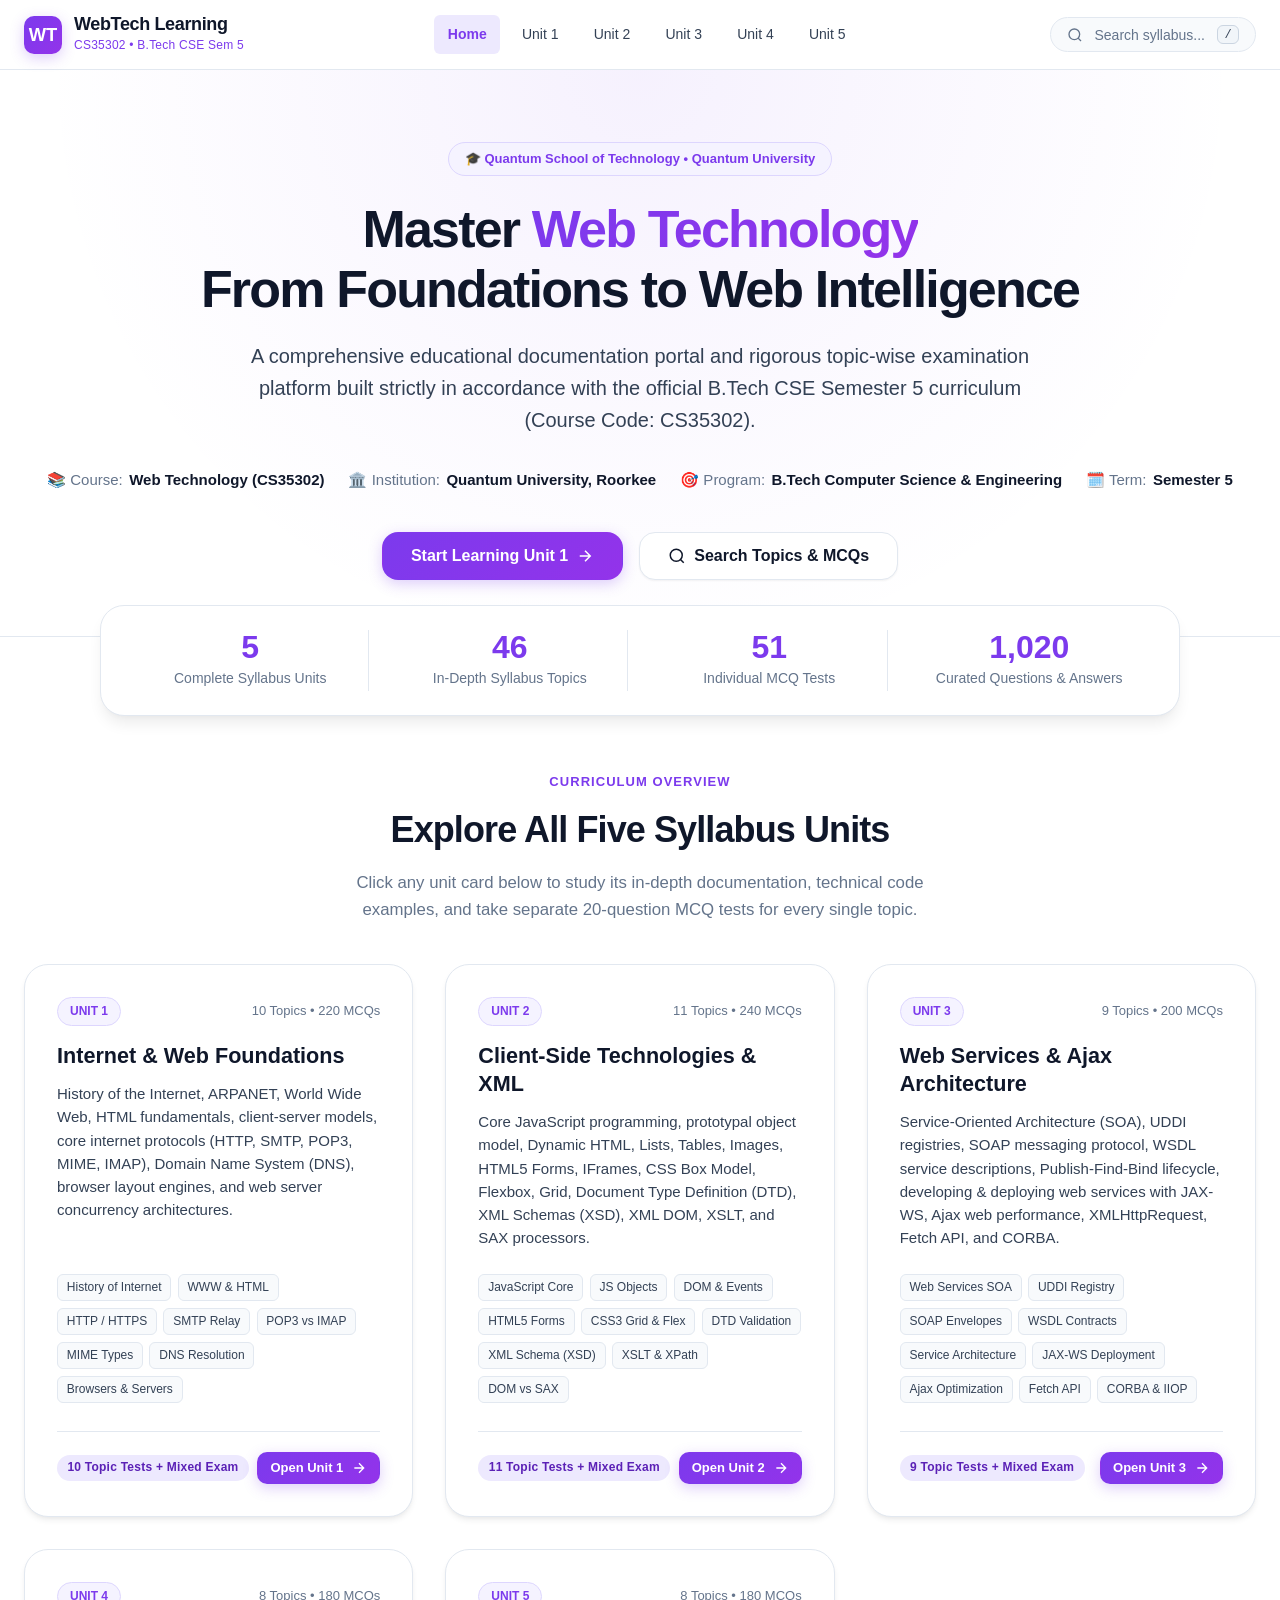
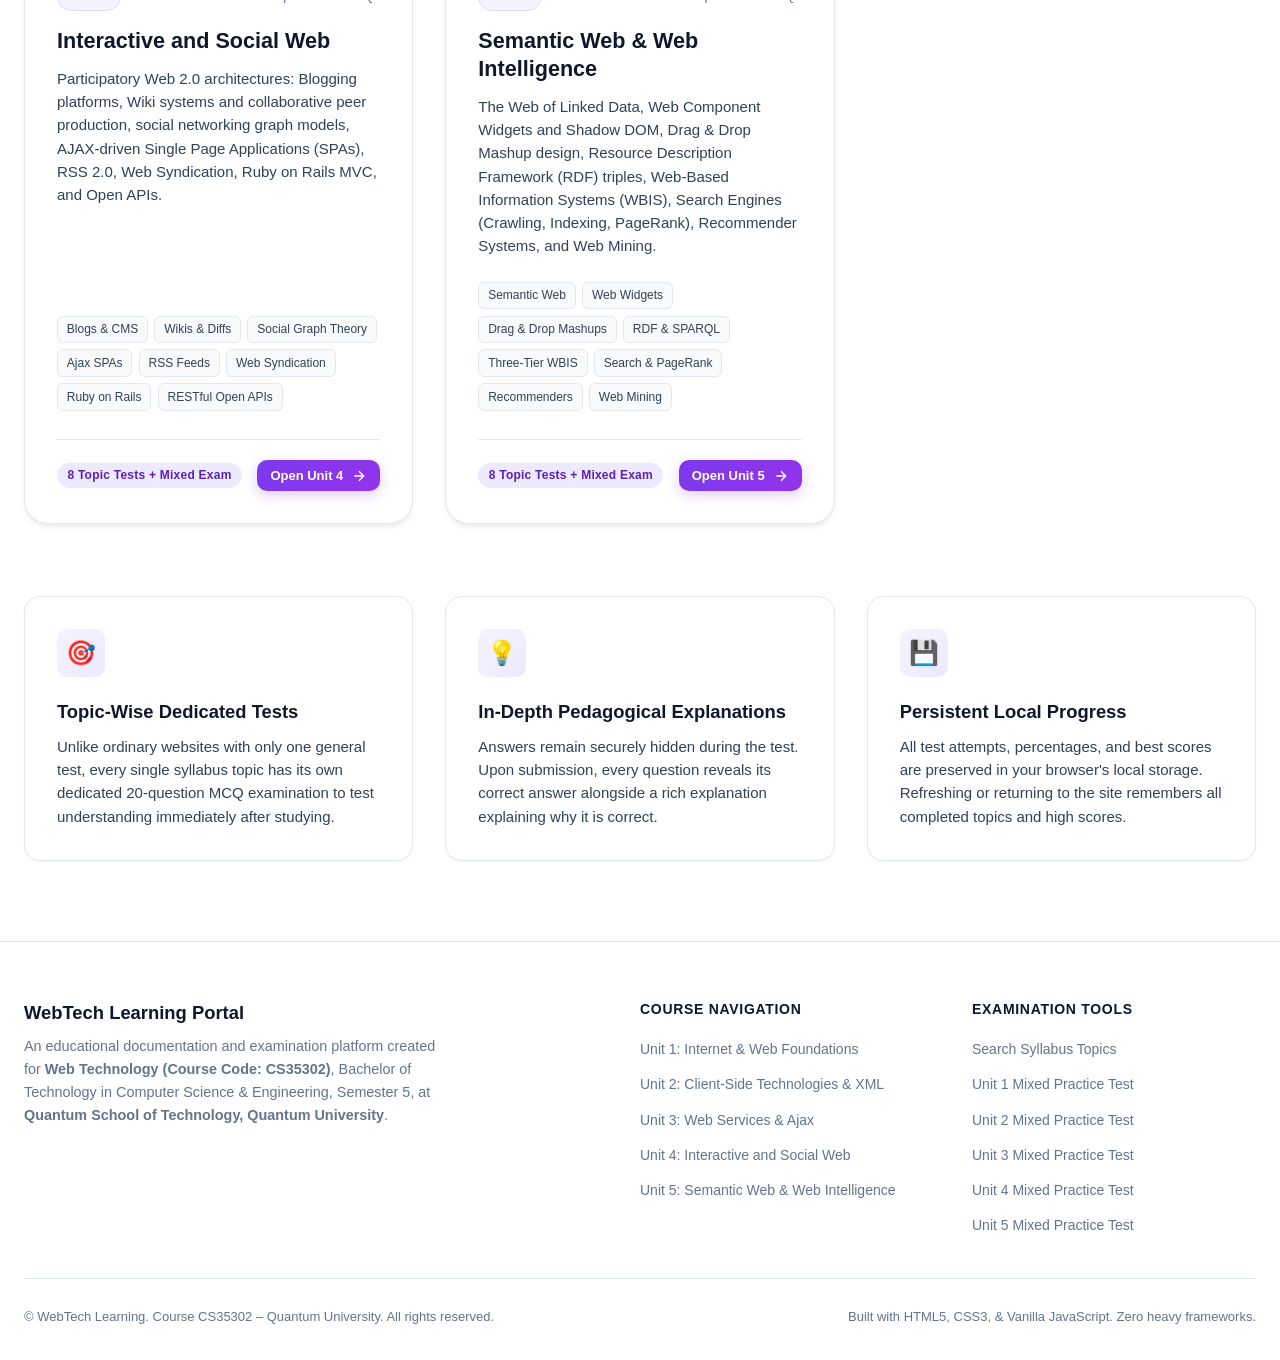
<file: index.html>
<!DOCTYPE html>
<html lang="en">
<head>
  <meta charset="UTF-8" />
  <meta name="viewport" content="width=device-width, initial-scale=1.0" />
  <title>WebTech Learning – Web Technology (CS35302) | Quantum University</title>
  <meta name="description" content="Complete documentation and topic-wise examination platform for Web Technology (CS35302) - B.Tech CSE Semester 5, Quantum School of Technology, Quantum University." />
  <link rel="stylesheet" href="css/main.css" />
  <link rel="stylesheet" href="css/test-system.css" />
</head>
<body>
  <!-- Header / Navigation Bar -->
  <header class="wt-navbar">
    <div class="wt-container wt-nav-inner">
      <div class="wt-nav-left">
        <a href="index.html" class="wt-brand">
          <div class="wt-brand-logo">WT</div>
          <div class="wt-brand-text">
            <span class="wt-site-title">WebTech Learning</span>
            <span class="wt-course-sub">CS35302 • B.Tech CSE Sem 5</span>
          </div>
        </a>
      </div>

      <nav>
        <ul class="wt-nav-links">
          <li><a href="index.html" class="wt-nav-link active">Home</a></li>
          <li><a href="unit1.html" class="wt-nav-link">Unit 1</a></li>
          <li><a href="unit2.html" class="wt-nav-link">Unit 2</a></li>
          <li><a href="unit3.html" class="wt-nav-link">Unit 3</a></li>
          <li><a href="unit4.html" class="wt-nav-link">Unit 4</a></li>
          <li><a href="unit5.html" class="wt-nav-link">Unit 5</a></li>
        </ul>
      </nav>

      <div class="wt-nav-right">
        <button class="wt-search-trigger" data-action="open-search" title="Search Syllabus (Press / or Ctrl+K)">
          <svg width="16" height="16" viewBox="0 0 24 24" fill="none" stroke="currentColor" stroke-width="2"><circle cx="11" cy="11" r="8"/><path d="m21 21-4.35-4.35"/></svg>
          <span>Search syllabus...</span>
          <kbd class="wt-search-shortcut">/</kbd>
        </button>
      </div>
    </div>
  </header>

  <!-- Hero Banner -->
  <section class="wt-hero">
    <div class="wt-container">
      <div class="wt-hero-pill">
        <span>🎓 Quantum School of Technology • Quantum University</span>
      </div>
      <h1 class="wt-hero-title">
        Master <span>Web Technology</span><br />From Foundations to Web Intelligence
      </h1>
      <p class="wt-hero-subtitle">
        A comprehensive educational documentation portal and rigorous topic-wise examination platform built strictly in accordance with the official B.Tech CSE Semester 5 curriculum (Course Code: CS35302).
      </p>

      <div class="wt-hero-meta">
        <div class="wt-meta-item">
          <span>📚 Course:</span>
          <strong>Web Technology (CS35302)</strong>
        </div>
        <div class="wt-meta-item">
          <span>🏛️ Institution:</span>
          <strong>Quantum University, Roorkee</strong>
        </div>
        <div class="wt-meta-item">
          <span>🎯 Program:</span>
          <strong>B.Tech Computer Science &amp; Engineering</strong>
        </div>
        <div class="wt-meta-item">
          <span>🗓️ Term:</span>
          <strong>Semester 5</strong>
        </div>
      </div>

      <div class="wt-hero-cta">
        <a href="unit1.html" class="wt-btn wt-btn-primary wt-btn-lg">
          <span>Start Learning Unit 1</span>
          <svg width="18" height="18" viewBox="0 0 24 24" fill="none" stroke="currentColor" stroke-width="2"><path d="M5 12h14M12 5l7 7-7 7"/></svg>
        </a>
        <button class="wt-btn wt-btn-secondary wt-btn-lg" data-action="open-search">
          <svg width="18" height="18" viewBox="0 0 24 24" fill="none" stroke="currentColor" stroke-width="2"><circle cx="11" cy="11" r="8"/><path d="m21 21-4.35-4.35"/></svg>
          <span>Search Topics &amp; MCQs</span>
        </button>
      </div>
    </div>
  </section>

  <!-- Interactive Stats Counter Bar -->
  <section class="wt-container">
    <div class="wt-stats-bar">
      <div class="wt-stat-col">
        <span class="wt-stat-num">5</span>
        <span class="wt-stat-desc">Complete Syllabus Units</span>
      </div>
      <div class="wt-stat-col">
        <span class="wt-stat-num">46</span>
        <span class="wt-stat-desc">In-Depth Syllabus Topics</span>
      </div>
      <div class="wt-stat-col">
        <span class="wt-stat-num">51</span>
        <span class="wt-stat-desc">Individual MCQ Tests</span>
      </div>
      <div class="wt-stat-col">
        <span class="wt-stat-num">1,020</span>
        <span class="wt-stat-desc">Curated Questions &amp; Answers</span>
      </div>
    </div>
  </section>

  <!-- Five Unit Cards Section -->
  <main class="wt-container">
    <div class="wt-section-header">
      <span class="wt-section-tag">Curriculum Overview</span>
      <h2 class="wt-section-title">Explore All Five Syllabus Units</h2>
      <p class="wt-section-desc">
        Click any unit card below to study its in-depth documentation, technical code examples, and take separate 20-question MCQ tests for every single topic.
      </p>
    </div>

    <div class="wt-units-grid">
      <!-- Unit 1 Card -->
      <article class="wt-unit-card">
        <div class="wt-unit-card-top">
          <span class="wt-unit-num-badge">Unit 1</span>
          <span class="wt-unit-topics-count">10 Topics • 220 MCQs</span>
        </div>
        <h3 class="wt-unit-card-title">Internet &amp; Web Foundations</h3>
        <p class="wt-unit-card-desc">
          History of the Internet, ARPANET, World Wide Web, HTML fundamentals, client-server models, core internet protocols (HTTP, SMTP, POP3, MIME, IMAP), Domain Name System (DNS), browser layout engines, and web server concurrency architectures.
        </p>
        <div class="wt-topics-pill-list">
          <span class="wt-topic-chip">History of Internet</span>
          <span class="wt-topic-chip">WWW &amp; HTML</span>
          <span class="wt-topic-chip">HTTP / HTTPS</span>
          <span class="wt-topic-chip">SMTP Relay</span>
          <span class="wt-topic-chip">POP3 vs IMAP</span>
          <span class="wt-topic-chip">MIME Types</span>
          <span class="wt-topic-chip">DNS Resolution</span>
          <span class="wt-topic-chip">Browsers &amp; Servers</span>
        </div>
        <div class="wt-unit-card-footer">
          <span class="wt-badge wt-badge-purple">10 Topic Tests + Mixed Exam</span>
          <a href="unit1.html" class="wt-btn wt-btn-primary wt-btn-sm">
            <span>Open Unit 1</span>
            <svg width="16" height="16" viewBox="0 0 24 24" fill="none" stroke="currentColor" stroke-width="2"><path d="M5 12h14M12 5l7 7-7 7"/></svg>
          </a>
        </div>
      </article>

      <!-- Unit 2 Card -->
      <article class="wt-unit-card">
        <div class="wt-unit-card-top">
          <span class="wt-unit-num-badge">Unit 2</span>
          <span class="wt-unit-topics-count">11 Topics • 240 MCQs</span>
        </div>
        <h3 class="wt-unit-card-title">Client-Side Technologies &amp; XML</h3>
        <p class="wt-unit-card-desc">
          Core JavaScript programming, prototypal object model, Dynamic HTML, Lists, Tables, Images, HTML5 Forms, IFrames, CSS Box Model, Flexbox, Grid, Document Type Definition (DTD), XML Schemas (XSD), XML DOM, XSLT, and SAX processors.
        </p>
        <div class="wt-topics-pill-list">
          <span class="wt-topic-chip">JavaScript Core</span>
          <span class="wt-topic-chip">JS Objects</span>
          <span class="wt-topic-chip">DOM &amp; Events</span>
          <span class="wt-topic-chip">HTML5 Forms</span>
          <span class="wt-topic-chip">CSS3 Grid &amp; Flex</span>
          <span class="wt-topic-chip">DTD Validation</span>
          <span class="wt-topic-chip">XML Schema (XSD)</span>
          <span class="wt-topic-chip">XSLT &amp; XPath</span>
          <span class="wt-topic-chip">DOM vs SAX</span>
        </div>
        <div class="wt-unit-card-footer">
          <span class="wt-badge wt-badge-purple">11 Topic Tests + Mixed Exam</span>
          <a href="unit2.html" class="wt-btn wt-btn-primary wt-btn-sm">
            <span>Open Unit 2</span>
            <svg width="16" height="16" viewBox="0 0 24 24" fill="none" stroke="currentColor" stroke-width="2"><path d="M5 12h14M12 5l7 7-7 7"/></svg>
          </a>
        </div>
      </article>

      <!-- Unit 3 Card -->
      <article class="wt-unit-card">
        <div class="wt-unit-card-top">
          <span class="wt-unit-num-badge">Unit 3</span>
          <span class="wt-unit-topics-count">9 Topics • 200 MCQs</span>
        </div>
        <h3 class="wt-unit-card-title">Web Services &amp; Ajax Architecture</h3>
        <p class="wt-unit-card-desc">
          Service-Oriented Architecture (SOA), UDDI registries, SOAP messaging protocol, WSDL service descriptions, Publish-Find-Bind lifecycle, developing &amp; deploying web services with JAX-WS, Ajax web performance, XMLHttpRequest, Fetch API, and CORBA.
        </p>
        <div class="wt-topics-pill-list">
          <span class="wt-topic-chip">Web Services SOA</span>
          <span class="wt-topic-chip">UDDI Registry</span>
          <span class="wt-topic-chip">SOAP Envelopes</span>
          <span class="wt-topic-chip">WSDL Contracts</span>
          <span class="wt-topic-chip">Service Architecture</span>
          <span class="wt-topic-chip">JAX-WS Deployment</span>
          <span class="wt-topic-chip">Ajax Optimization</span>
          <span class="wt-topic-chip">Fetch API</span>
          <span class="wt-topic-chip">CORBA &amp; IIOP</span>
        </div>
        <div class="wt-unit-card-footer">
          <span class="wt-badge wt-badge-purple">9 Topic Tests + Mixed Exam</span>
          <a href="unit3.html" class="wt-btn wt-btn-primary wt-btn-sm">
            <span>Open Unit 3</span>
            <svg width="16" height="16" viewBox="0 0 24 24" fill="none" stroke="currentColor" stroke-width="2"><path d="M5 12h14M12 5l7 7-7 7"/></svg>
          </a>
        </div>
      </article>

      <!-- Unit 4 Card -->
      <article class="wt-unit-card">
        <div class="wt-unit-card-top">
          <span class="wt-unit-num-badge">Unit 4</span>
          <span class="wt-unit-topics-count">8 Topics • 180 MCQs</span>
        </div>
        <h3 class="wt-unit-card-title">Interactive and Social Web</h3>
        <p class="wt-unit-card-desc">
          Participatory Web 2.0 architectures: Blogging platforms, Wiki systems and collaborative peer production, social networking graph models, AJAX-driven Single Page Applications (SPAs), RSS 2.0, Web Syndication, Ruby on Rails MVC, and Open APIs.
        </p>
        <div class="wt-topics-pill-list">
          <span class="wt-topic-chip">Blogs &amp; CMS</span>
          <span class="wt-topic-chip">Wikis &amp; Diffs</span>
          <span class="wt-topic-chip">Social Graph Theory</span>
          <span class="wt-topic-chip">Ajax SPAs</span>
          <span class="wt-topic-chip">RSS Feeds</span>
          <span class="wt-topic-chip">Web Syndication</span>
          <span class="wt-topic-chip">Ruby on Rails</span>
          <span class="wt-topic-chip">RESTful Open APIs</span>
        </div>
        <div class="wt-unit-card-footer">
          <span class="wt-badge wt-badge-purple">8 Topic Tests + Mixed Exam</span>
          <a href="unit4.html" class="wt-btn wt-btn-primary wt-btn-sm">
            <span>Open Unit 4</span>
            <svg width="16" height="16" viewBox="0 0 24 24" fill="none" stroke="currentColor" stroke-width="2"><path d="M5 12h14M12 5l7 7-7 7"/></svg>
          </a>
        </div>
      </article>

      <!-- Unit 5 Card -->
      <article class="wt-unit-card">
        <div class="wt-unit-card-top">
          <span class="wt-unit-num-badge">Unit 5</span>
          <span class="wt-unit-topics-count">8 Topics • 180 MCQs</span>
        </div>
        <h3 class="wt-unit-card-title">Semantic Web &amp; Web Intelligence</h3>
        <p class="wt-unit-card-desc">
          The Web of Linked Data, Web Component Widgets and Shadow DOM, Drag &amp; Drop Mashup design, Resource Description Framework (RDF) triples, Web-Based Information Systems (WBIS), Search Engines (Crawling, Indexing, PageRank), Recommender Systems, and Web Mining.
        </p>
        <div class="wt-topics-pill-list">
          <span class="wt-topic-chip">Semantic Web</span>
          <span class="wt-topic-chip">Web Widgets</span>
          <span class="wt-topic-chip">Drag &amp; Drop Mashups</span>
          <span class="wt-topic-chip">RDF &amp; SPARQL</span>
          <span class="wt-topic-chip">Three-Tier WBIS</span>
          <span class="wt-topic-chip">Search &amp; PageRank</span>
          <span class="wt-topic-chip">Recommenders</span>
          <span class="wt-topic-chip">Web Mining</span>
        </div>
        <div class="wt-unit-card-footer">
          <span class="wt-badge wt-badge-purple">8 Topic Tests + Mixed Exam</span>
          <a href="unit5.html" class="wt-btn wt-btn-primary wt-btn-sm">
            <span>Open Unit 5</span>
            <svg width="16" height="16" viewBox="0 0 24 24" fill="none" stroke="currentColor" stroke-width="2"><path d="M5 12h14M12 5l7 7-7 7"/></svg>
          </a>
        </div>
      </article>
    </div>

    <!-- Platform Highlights Section -->
    <section class="wt-features-grid">
      <div class="wt-feature-box">
        <div class="wt-feature-icon">🎯</div>
        <h4 class="wt-feature-title">Topic-Wise Dedicated Tests</h4>
        <p class="wt-feature-desc">
          Unlike ordinary websites with only one general test, every single syllabus topic has its own dedicated 20-question MCQ examination to test understanding immediately after studying.
        </p>
      </div>

      <div class="wt-feature-box">
        <div class="wt-feature-icon">💡</div>
        <h4 class="wt-feature-title">In-Depth Pedagogical Explanations</h4>
        <p class="wt-feature-desc">
          Answers remain securely hidden during the test. Upon submission, every question reveals its correct answer alongside a rich explanation explaining why it is correct.
        </p>
      </div>

      <div class="wt-feature-box">
        <div class="wt-feature-icon">💾</div>
        <h4 class="wt-feature-title">Persistent Local Progress</h4>
        <p class="wt-feature-desc">
          All test attempts, percentages, and best scores are preserved in your browser's local storage. Refreshing or returning to the site remembers all completed topics and high scores.
        </p>
      </div>
    </section>
  </main>

  <!-- Footer -->
  <footer class="wt-footer">
    <div class="wt-container">
      <div class="wt-footer-grid">
        <div class="wt-footer-brand">
          <h4>WebTech Learning Portal</h4>
          <p>
            An educational documentation and examination platform created for <strong>Web Technology (Course Code: CS35302)</strong>, Bachelor of Technology in Computer Science &amp; Engineering, Semester 5, at <strong>Quantum School of Technology, Quantum University</strong>.
          </p>
        </div>

        <div class="wt-footer-col">
          <h5>Course Navigation</h5>
          <ul class="wt-footer-links">
            <li><a href="unit1.html">Unit 1: Internet &amp; Web Foundations</a></li>
            <li><a href="unit2.html">Unit 2: Client-Side Technologies &amp; XML</a></li>
            <li><a href="unit3.html">Unit 3: Web Services &amp; Ajax</a></li>
            <li><a href="unit4.html">Unit 4: Interactive and Social Web</a></li>
            <li><a href="unit5.html">Unit 5: Semantic Web &amp; Web Intelligence</a></li>
          </ul>
        </div>

        <div class="wt-footer-col">
          <h5>Examination Tools</h5>
          <ul class="wt-footer-links">
            <li><a href="#" data-action="open-search">Search Syllabus Topics</a></li>
            <li><a href="unit1.html#unit1-mixed">Unit 1 Mixed Practice Test</a></li>
            <li><a href="unit2.html#unit2-mixed">Unit 2 Mixed Practice Test</a></li>
            <li><a href="unit3.html#unit3-mixed">Unit 3 Mixed Practice Test</a></li>
            <li><a href="unit4.html#unit4-mixed">Unit 4 Mixed Practice Test</a></li>
            <li><a href="unit5.html#unit5-mixed">Unit 5 Mixed Practice Test</a></li>
          </ul>
        </div>
      </div>

      <div class="wt-footer-bottom">
        <div>&copy; WebTech Learning. Course CS35302 – Quantum University. All rights reserved.</div>
        <div>Built with HTML5, CSS3, &amp; Vanilla JavaScript. Zero heavy frameworks.</div>
      </div>
    </div>
  </footer>

  <!-- Scripts -->
  <script src="data/search-index.js"></script>
  <script src="data/unit1-questions.js"></script>
  <script src="data/unit2-questions.js"></script>
  <script src="data/unit3-questions.js"></script>
  <script src="data/unit4-questions.js"></script>
  <script src="data/unit5-questions.js"></script>
  <script src="js/storage.js"></script>
  <script src="js/test-engine.js"></script>
  <script src="js/search.js"></script>
  <script src="js/navigation.js"></script>
</body>
</html>
</file>
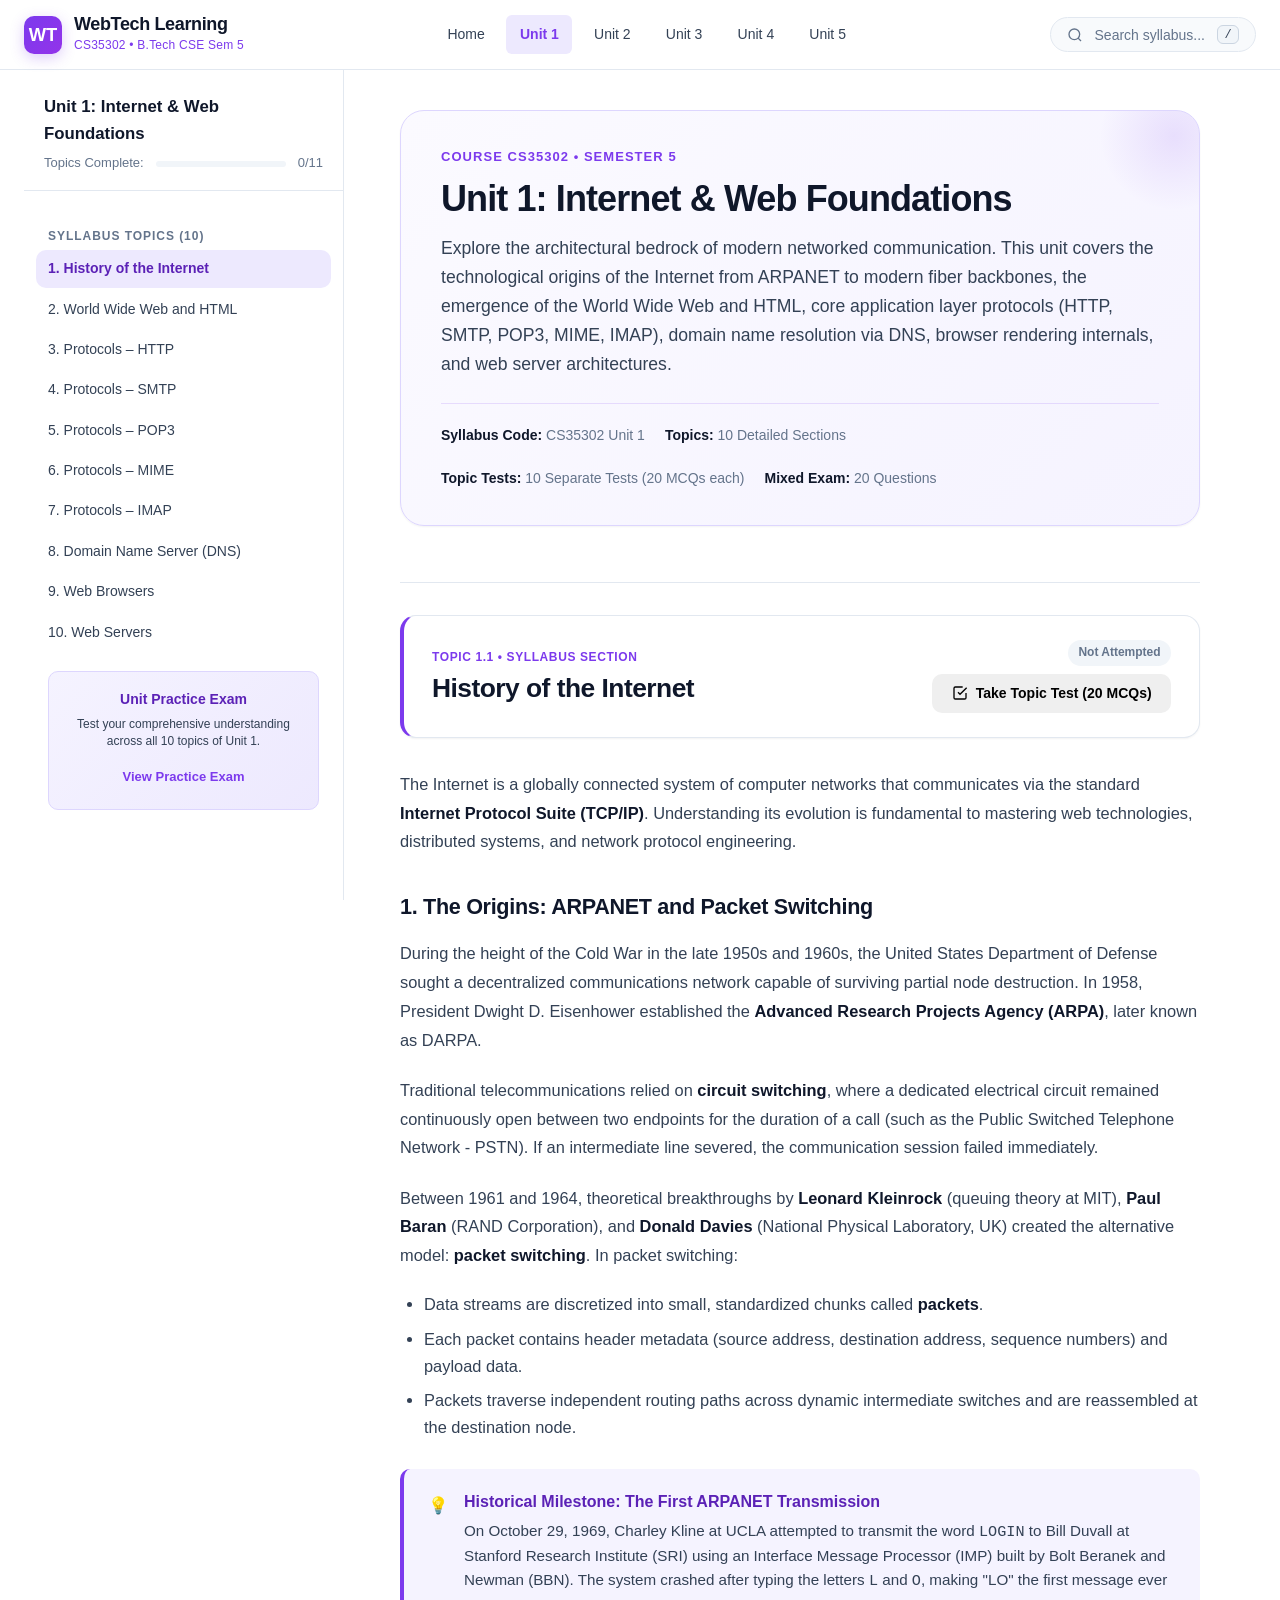
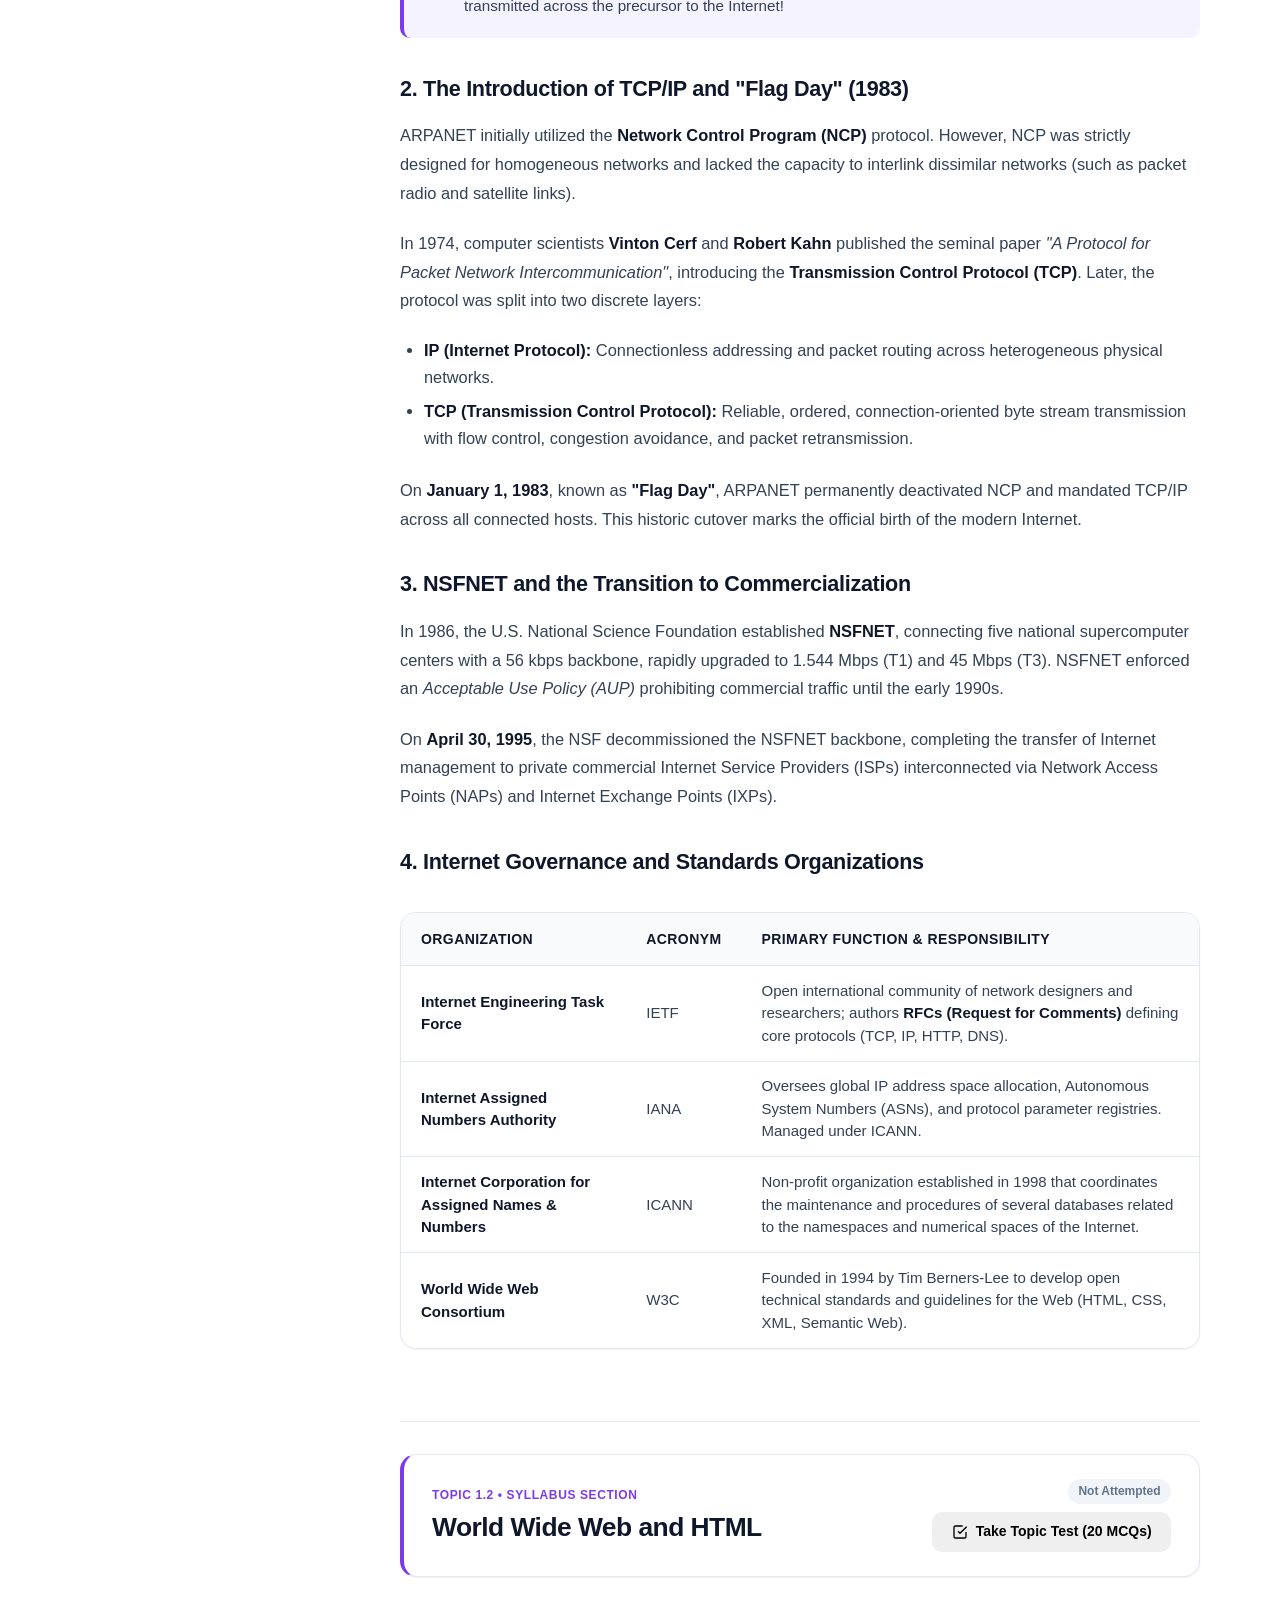
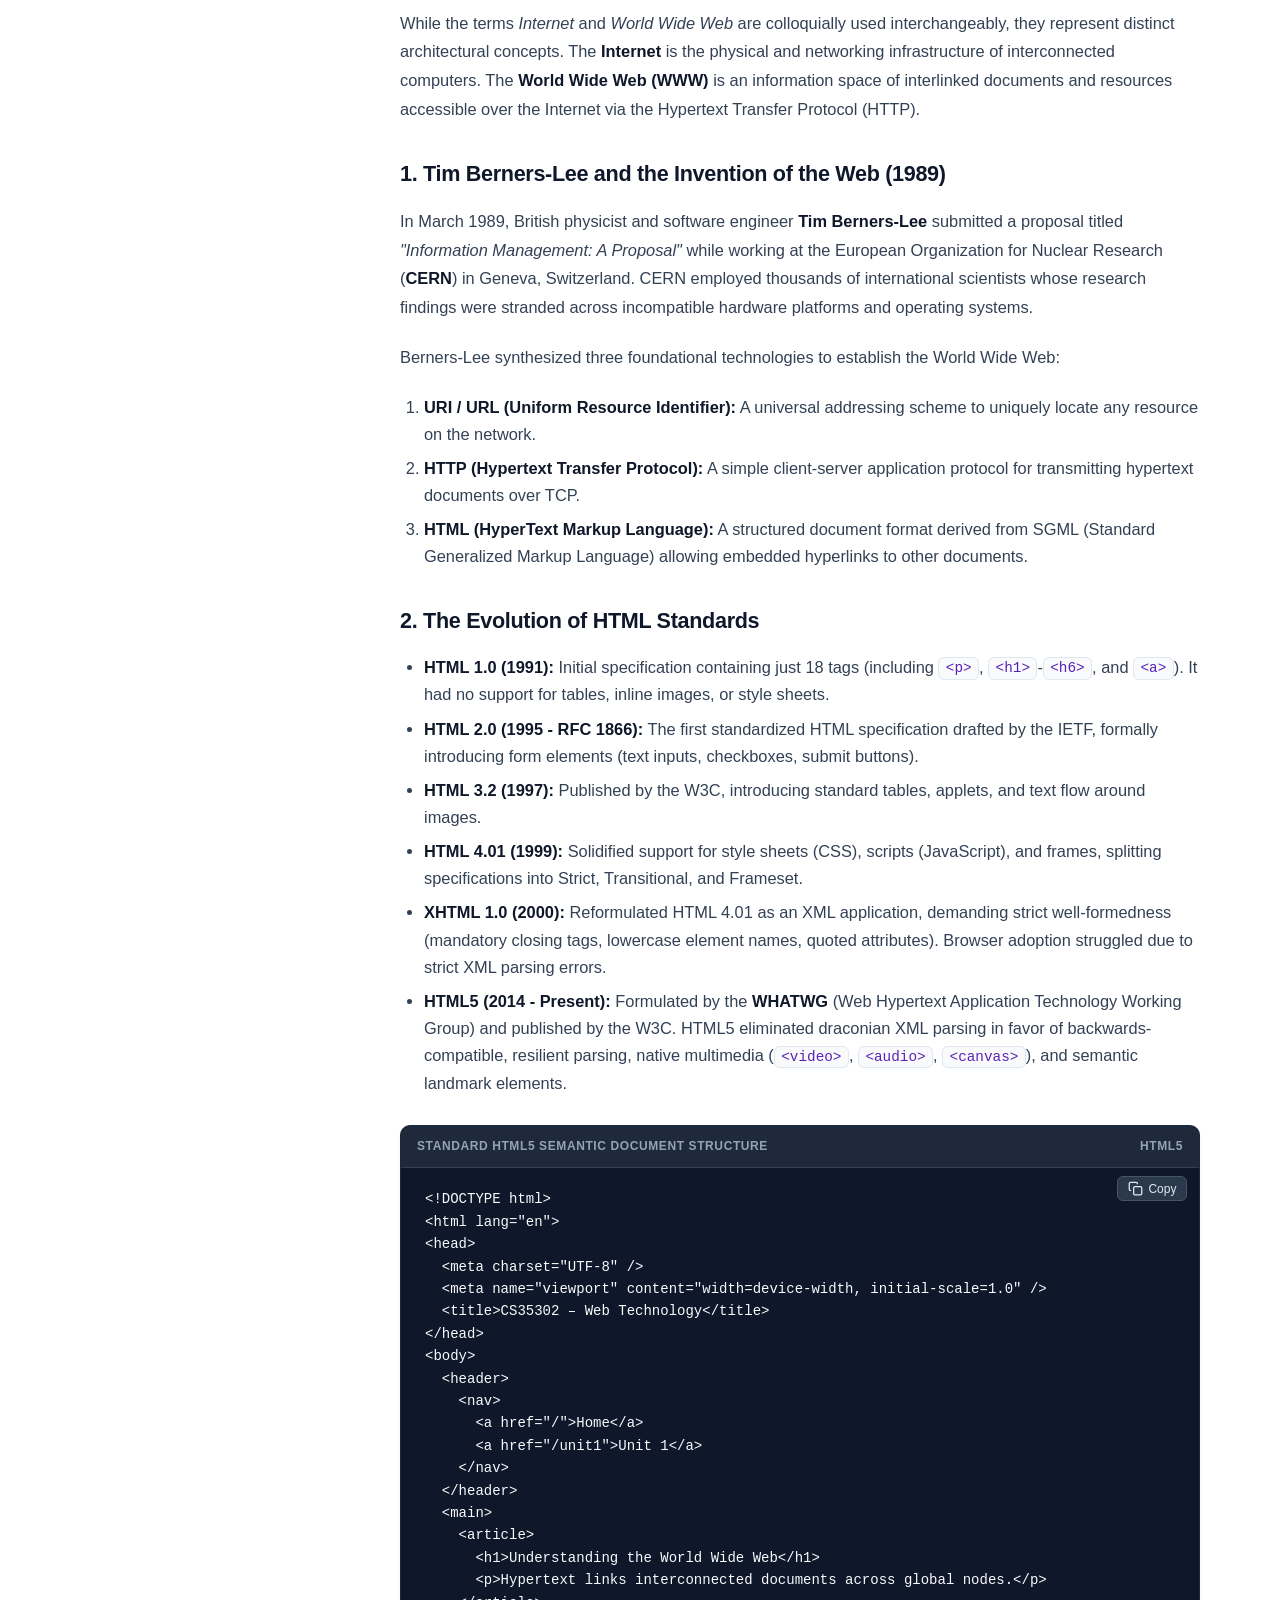
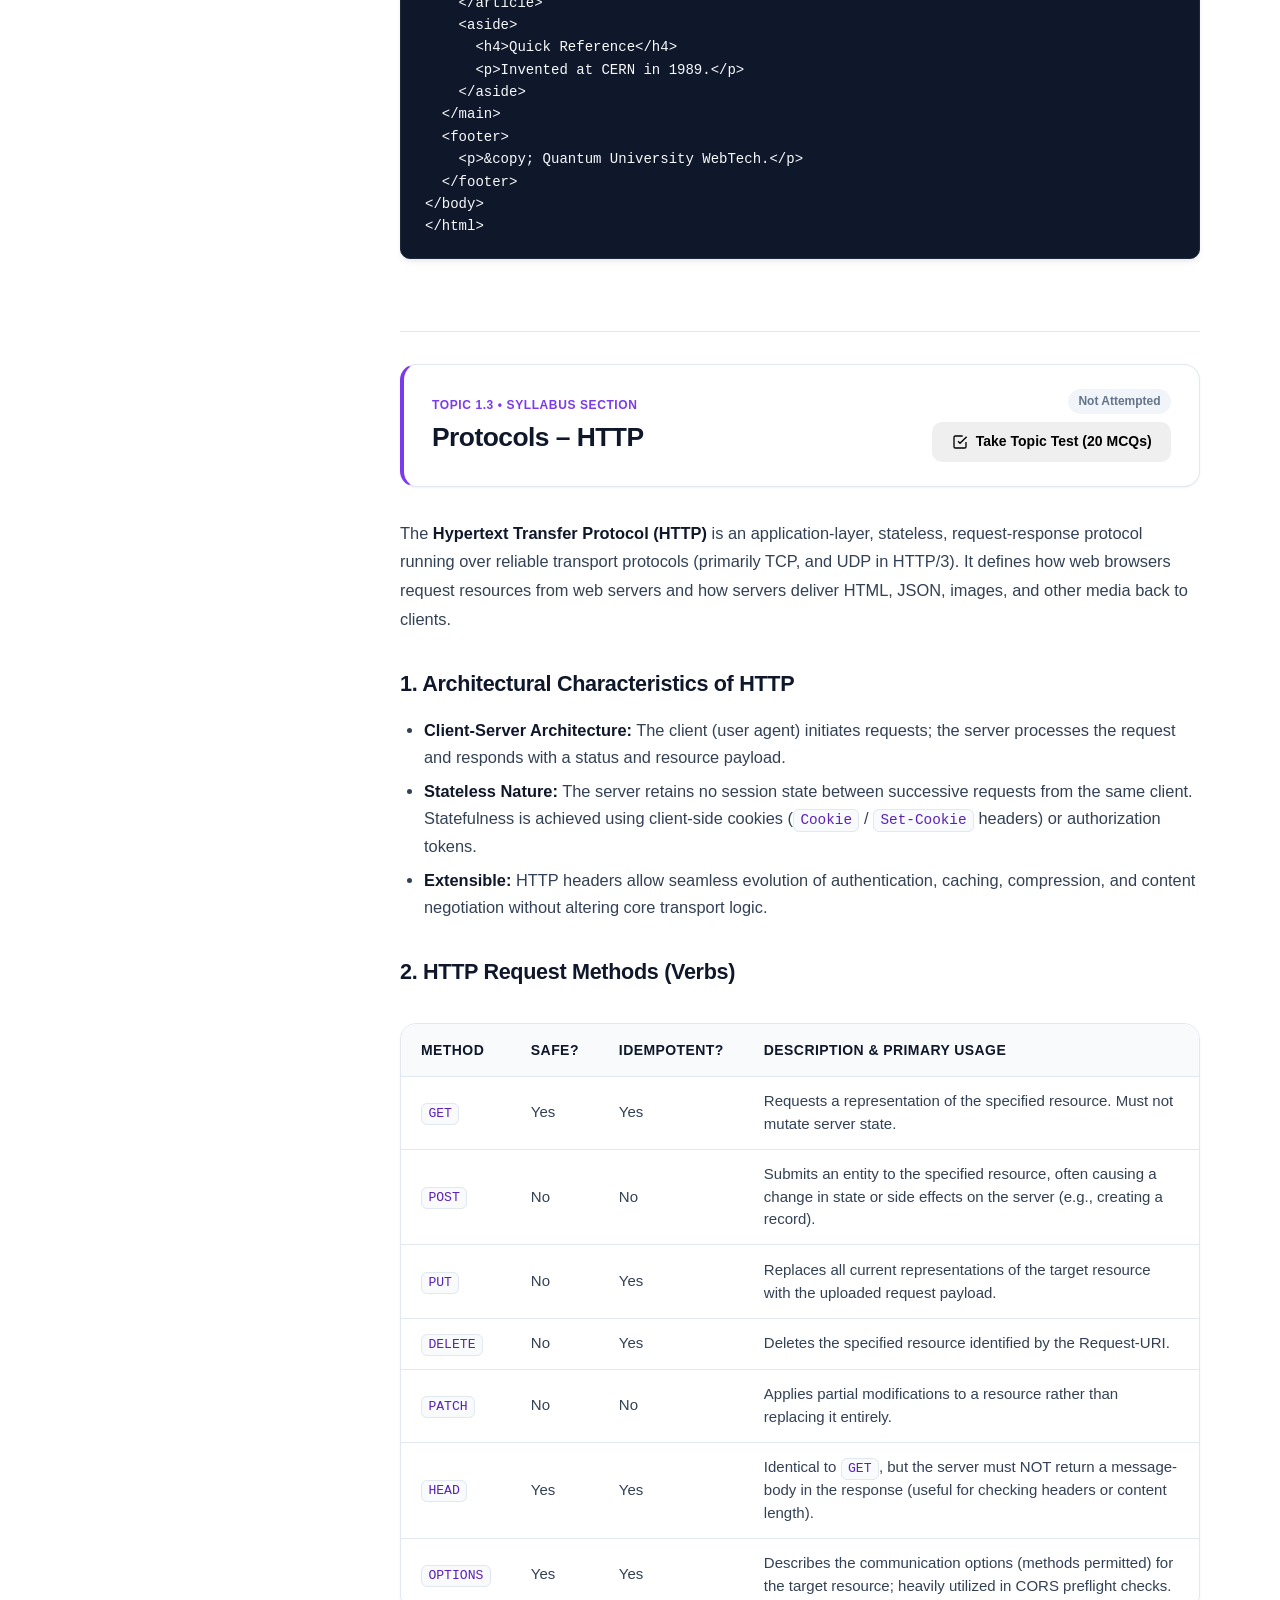
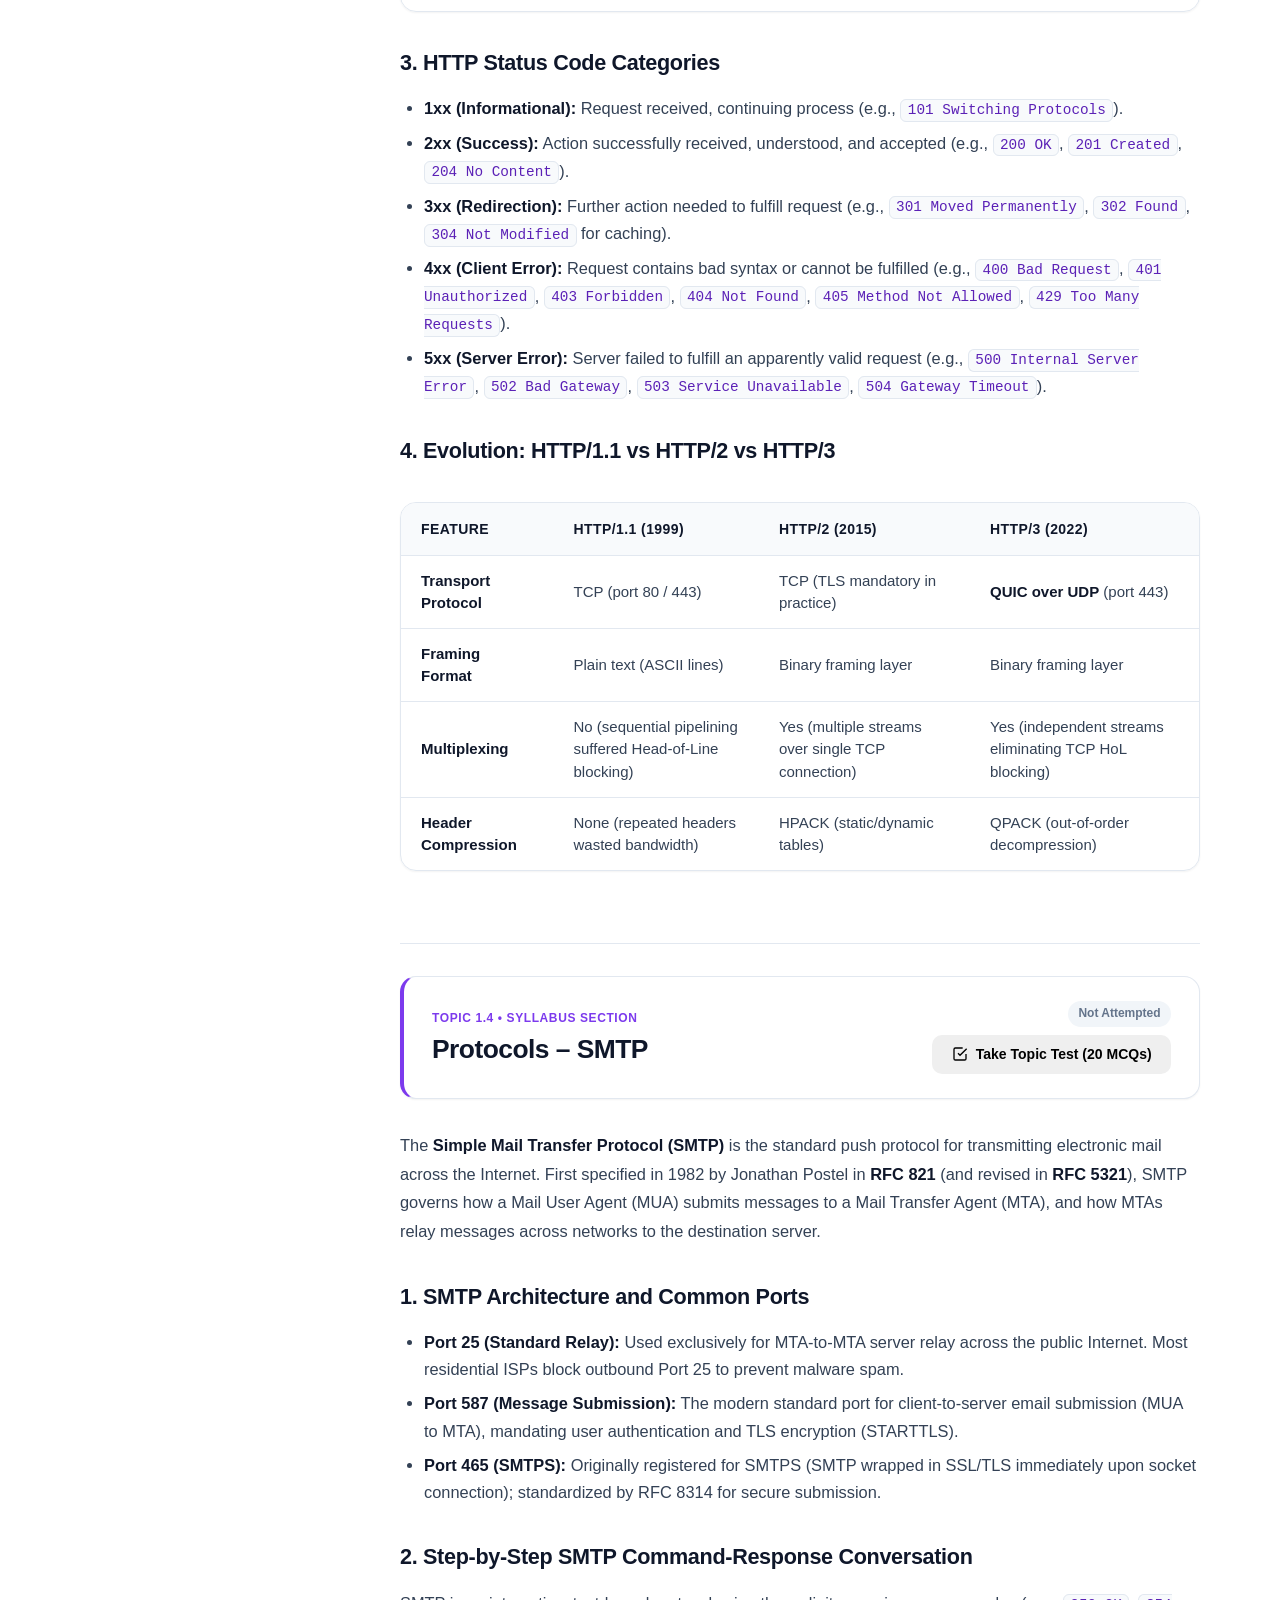
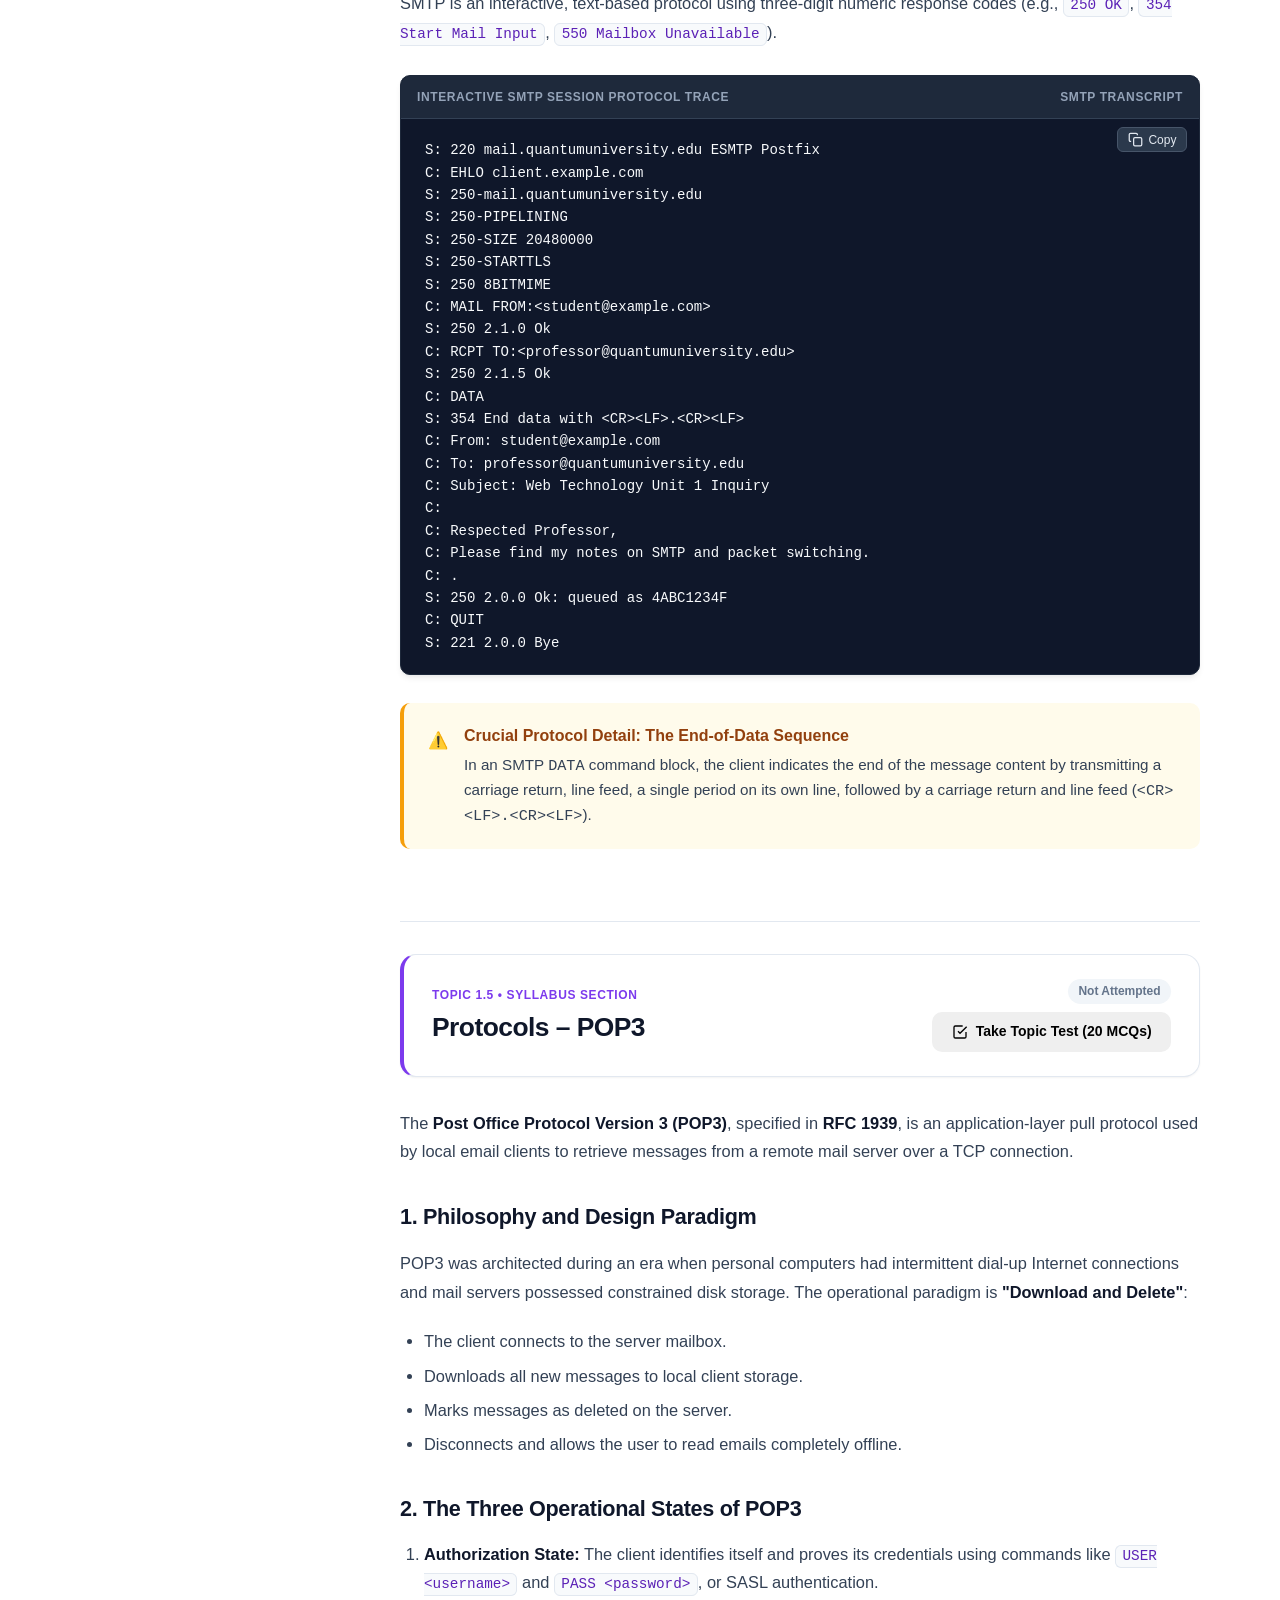
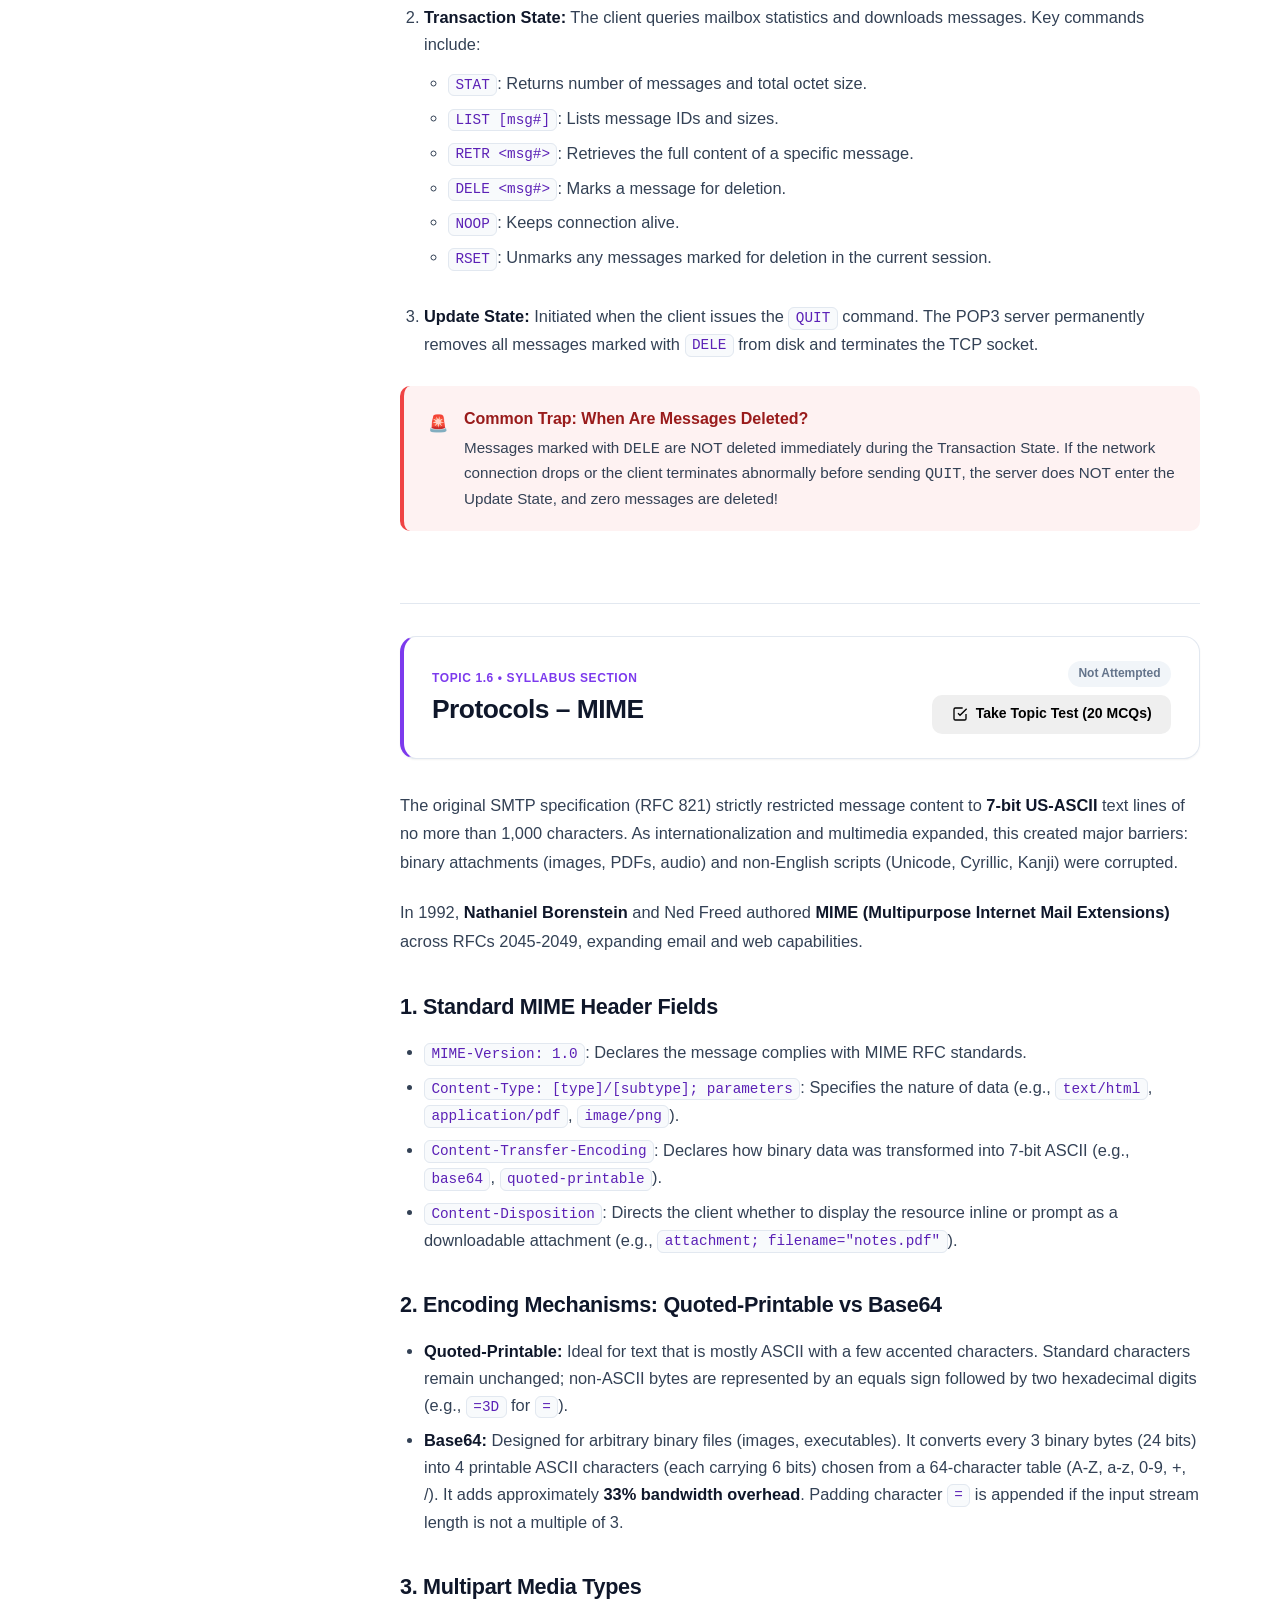
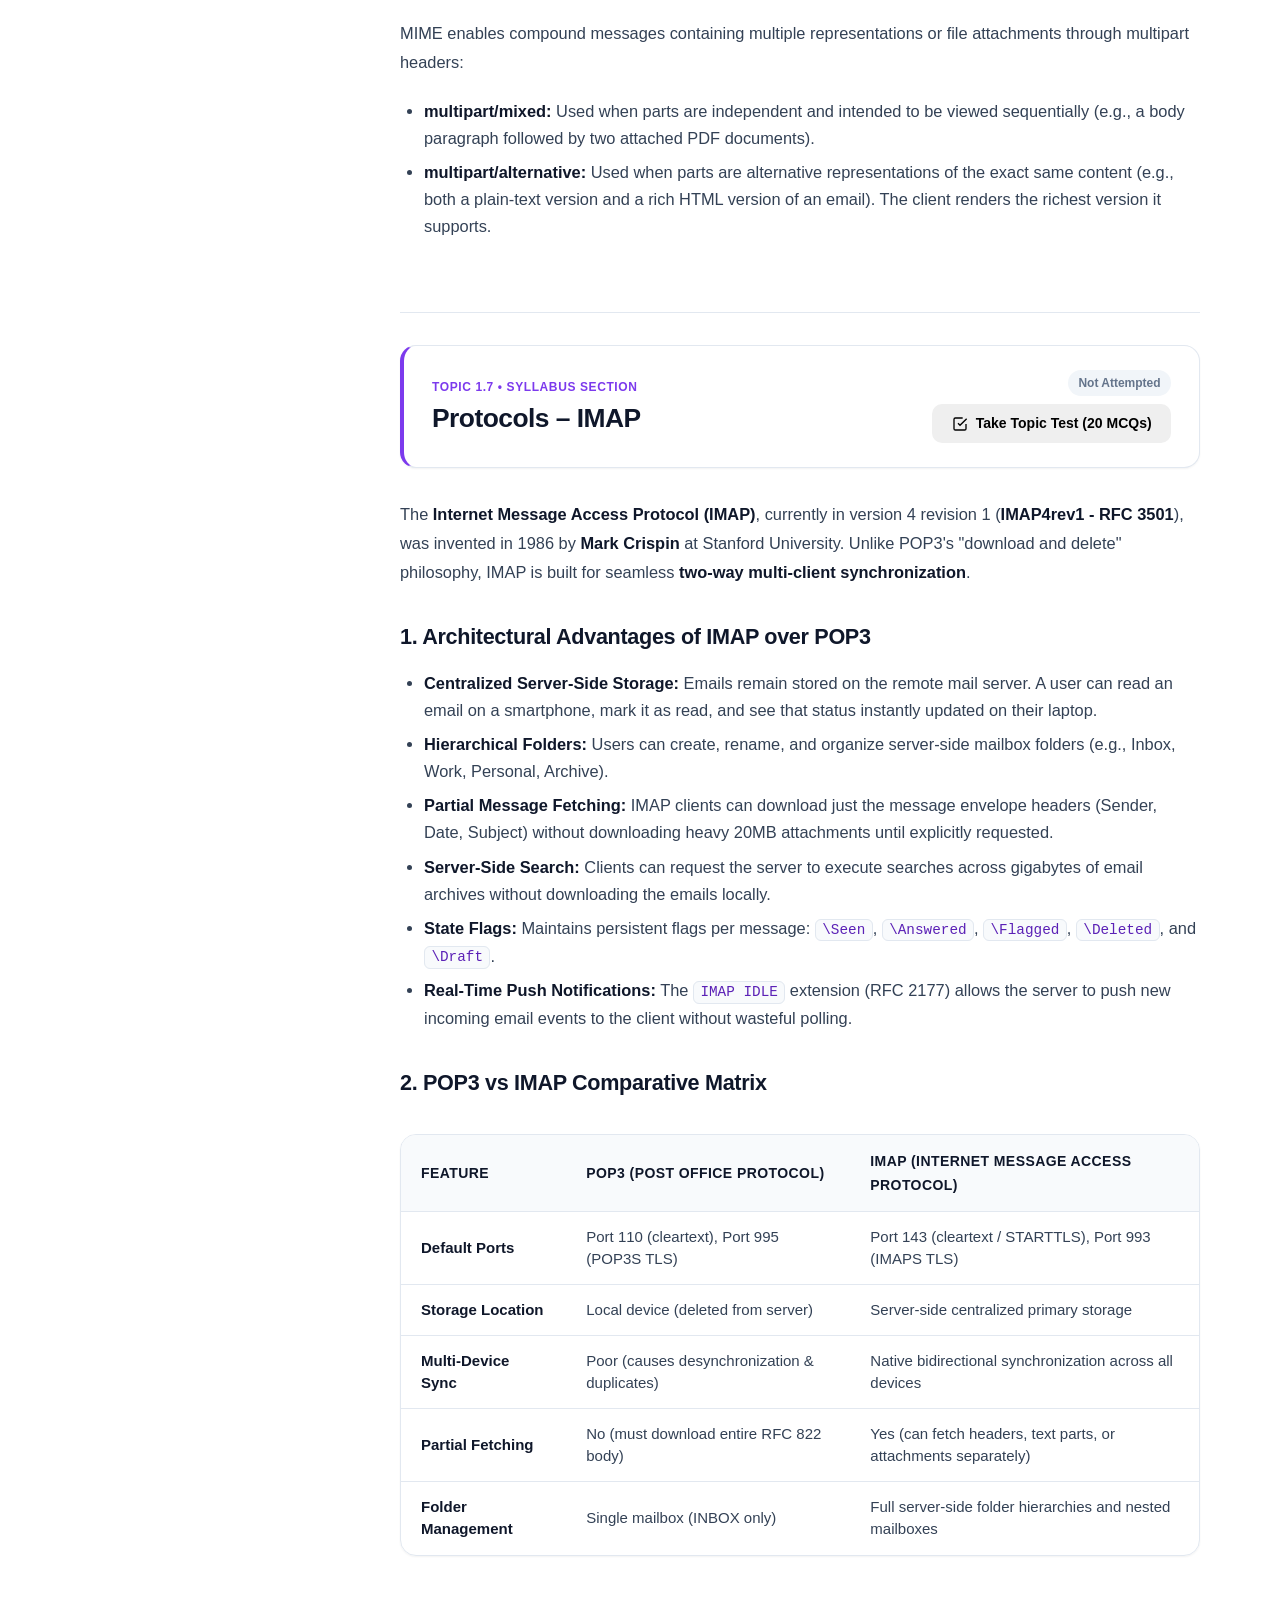
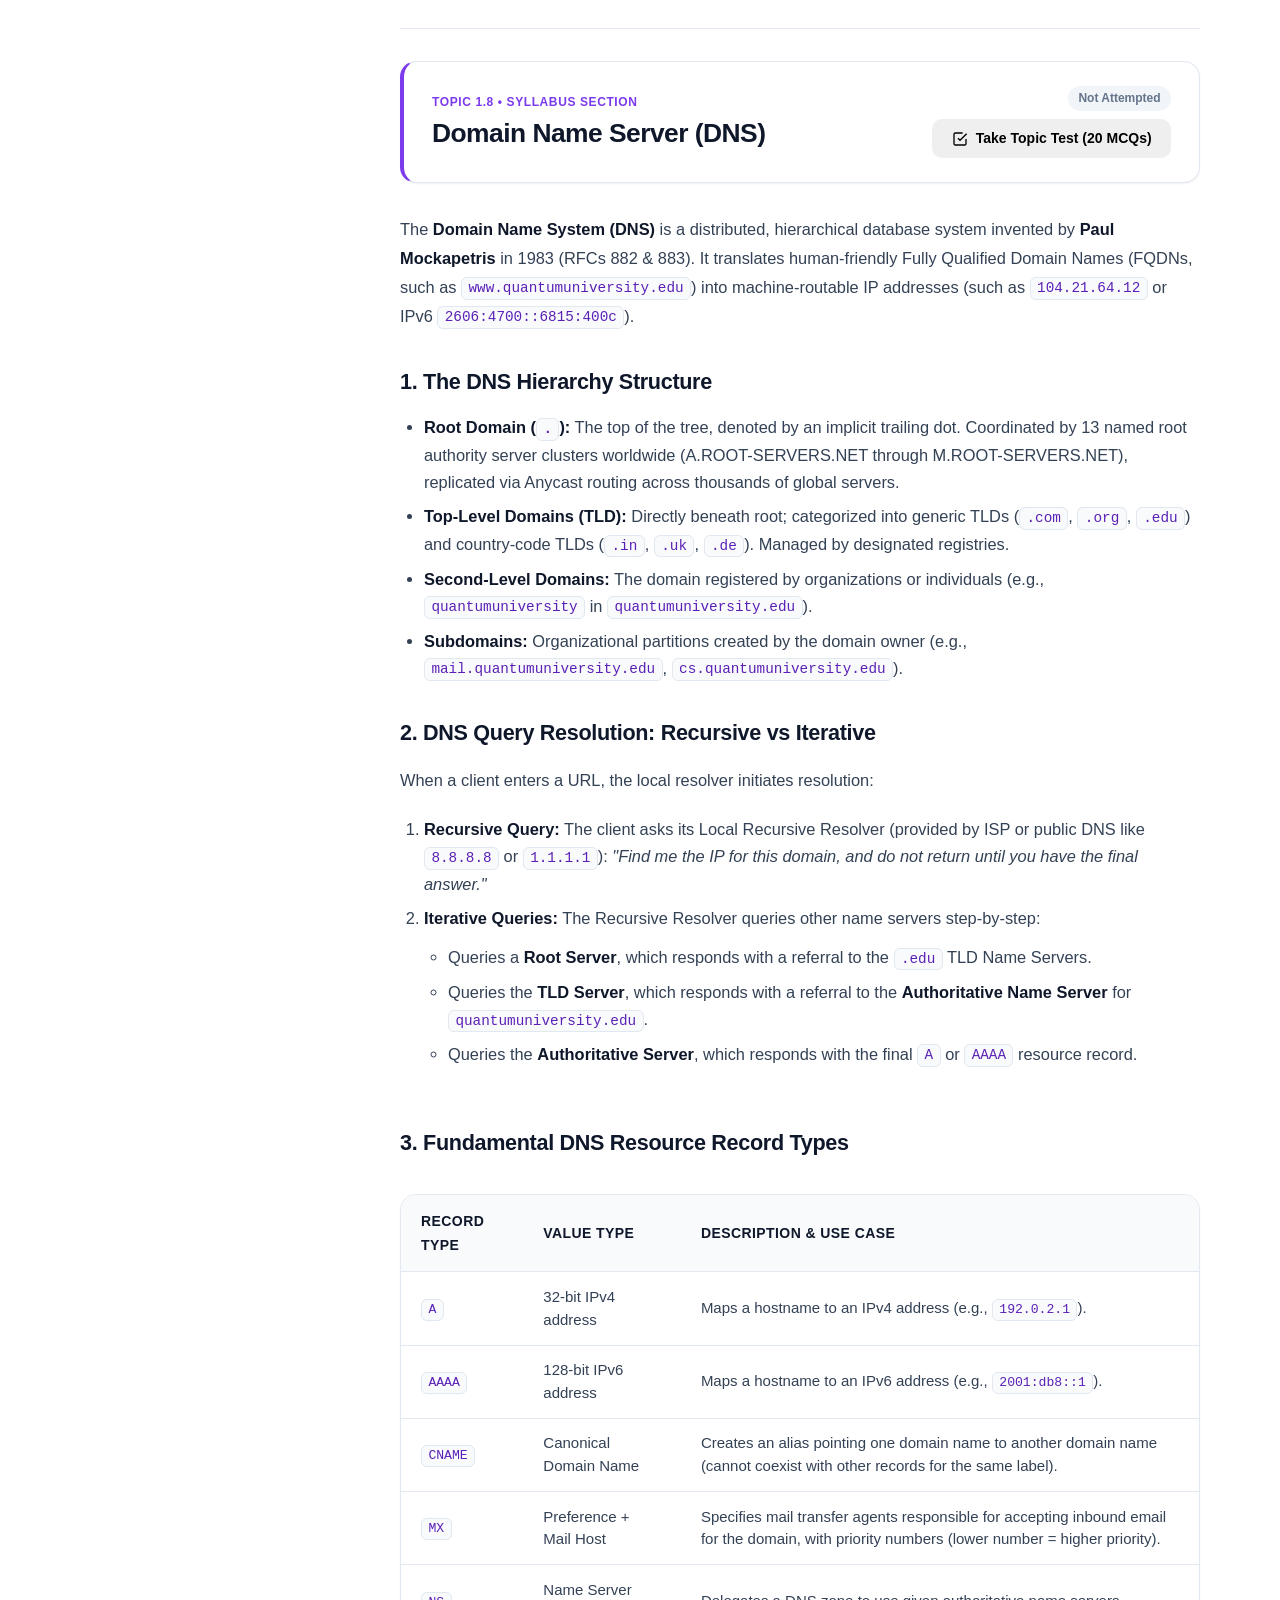
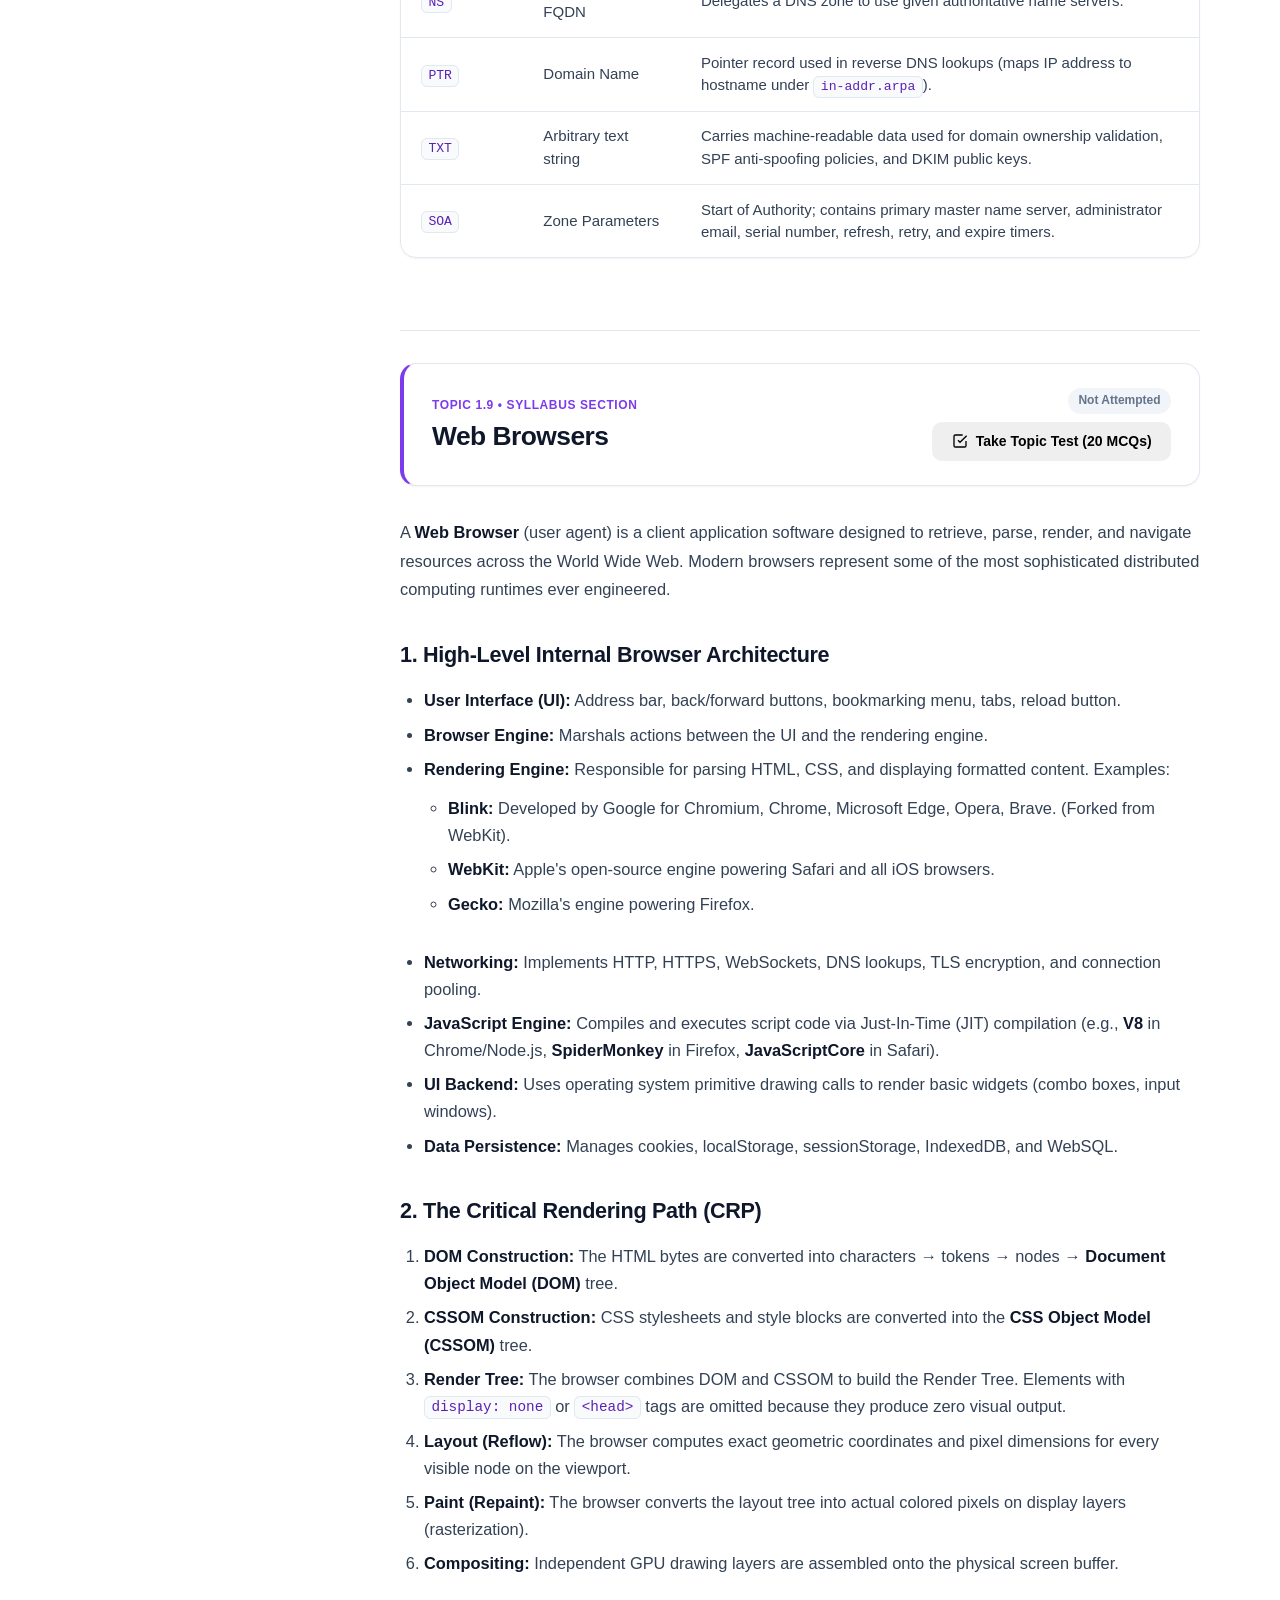
<file: unit1.html>
<!DOCTYPE html>
<html lang="en">
<head>
  <meta charset="UTF-8" />
  <meta name="viewport" content="width=device-width, initial-scale=1.0" />
  <title>Unit 1: Internet &amp; Web Foundations – WebTech Learning (CS35302)</title>
  <meta name="description" content="Complete documentation and topic-wise MCQ examination for Unit 1: Internet and Web Foundations. Course CS35302, Quantum University." />
  <link rel="stylesheet" href="css/main.css" />
  <link rel="stylesheet" href="css/documentation.css" />
  <link rel="stylesheet" href="css/test-system.css" />
</head>
<body>
  <!-- Header / Navigation Bar -->
  <header class="wt-navbar">
    <div class="wt-container wt-nav-inner">
      <div class="wt-nav-left">
        <button class="wt-mobile-toggle" id="wt-mobile-menu-btn" aria-label="Toggle Syllabus Menu">
          <svg width="22" height="22" viewBox="0 0 24 24" fill="none" stroke="currentColor" stroke-width="2"><line x1="3" y1="12" x2="21" y2="12"/><line x1="3" y1="6" x2="21" y2="6"/><line x1="3" y1="18" x2="21" y2="18"/></svg>
        </button>
        <a href="index.html" class="wt-brand">
          <div class="wt-brand-logo">WT</div>
          <div class="wt-brand-text">
            <span class="wt-site-title">WebTech Learning</span>
            <span class="wt-course-sub">CS35302 • B.Tech CSE Sem 5</span>
          </div>
        </a>
      </div>

      <nav>
        <ul class="wt-nav-links">
          <li><a href="index.html" class="wt-nav-link">Home</a></li>
          <li><a href="unit1.html" class="wt-nav-link active">Unit 1</a></li>
          <li><a href="unit2.html" class="wt-nav-link">Unit 2</a></li>
          <li><a href="unit3.html" class="wt-nav-link">Unit 3</a></li>
          <li><a href="unit4.html" class="wt-nav-link">Unit 4</a></li>
          <li><a href="unit5.html" class="wt-nav-link">Unit 5</a></li>
        </ul>
      </nav>

      <div class="wt-nav-right">
        <button class="wt-search-trigger" data-action="open-search" title="Search Syllabus (Press / or Ctrl+K)">
          <svg width="16" height="16" viewBox="0 0 24 24" fill="none" stroke="currentColor" stroke-width="2"><circle cx="11" cy="11" r="8"/><path d="m21 21-4.35-4.35"/></svg>
          <span>Search syllabus...</span>
          <kbd class="wt-search-shortcut">/</kbd>
        </button>
      </div>
    </div>
  </header>

  <div class="wt-sidebar-overlay" id="wt-sidebar-overlay"></div>

  <!-- Documentation Layout Grid -->
  <div class="wt-container wt-doc-layout">
    <!-- Sticky Sidebar Table of Contents -->
    <aside class="wt-sidebar" id="wt-sidebar">
      <div class="wt-sidebar-header">
        <div class="wt-sidebar-unit-title">Unit 1: Internet &amp; Web Foundations</div>
        <div class="wt-sidebar-progress-wrap">
          <span>Topics Complete:</span>
          <div class="wt-sidebar-progress-bar">
            <div class="wt-sidebar-progress-fill" id="wt-sidebar-unit1-fill" style="width: 0%;"></div>
          </div>
          <span id="wt-sidebar-unit1-count">0/10</span>
        </div>
      </div>

      <nav class="wt-sidebar-nav">
        <div class="wt-toc-group-label">Syllabus Topics (10)</div>
        <ul class="wt-toc-list">
          <li class="wt-toc-item"><a href="#history-internet" class="wt-toc-link"><span>1. History of the Internet</span><span class="wt-toc-check" data-toc-key="history-internet">✓</span></a></li>
          <li class="wt-toc-item"><a href="#www-html" class="wt-toc-link"><span>2. World Wide Web and HTML</span><span class="wt-toc-check" data-toc-key="www-html">✓</span></a></li>
          <li class="wt-toc-item"><a href="#http" class="wt-toc-link"><span>3. Protocols – HTTP</span><span class="wt-toc-check" data-toc-key="http">✓</span></a></li>
          <li class="wt-toc-item"><a href="#smtp" class="wt-toc-link"><span>4. Protocols – SMTP</span><span class="wt-toc-check" data-toc-key="smtp">✓</span></a></li>
          <li class="wt-toc-item"><a href="#pop3" class="wt-toc-link"><span>5. Protocols – POP3</span><span class="wt-toc-check" data-toc-key="pop3">✓</span></a></li>
          <li class="wt-toc-item"><a href="#mime" class="wt-toc-link"><span>6. Protocols – MIME</span><span class="wt-toc-check" data-toc-key="mime">✓</span></a></li>
          <li class="wt-toc-item"><a href="#imap" class="wt-toc-link"><span>7. Protocols – IMAP</span><span class="wt-toc-check" data-toc-key="imap">✓</span></a></li>
          <li class="wt-toc-item"><a href="#dns" class="wt-toc-link"><span>8. Domain Name Server (DNS)</span><span class="wt-toc-check" data-toc-key="dns">✓</span></a></li>
          <li class="wt-toc-item"><a href="#web-browsers" class="wt-toc-link"><span>9. Web Browsers</span><span class="wt-toc-check" data-toc-key="web-browsers">✓</span></a></li>
          <li class="wt-toc-item"><a href="#web-servers" class="wt-toc-link"><span>10. Web Servers</span><span class="wt-toc-check" data-toc-key="web-servers">✓</span></a></li>
        </ul>

        <div class="wt-sidebar-test-card">
          <h6>Unit Practice Exam</h6>
          <p>Test your comprehensive understanding across all 10 topics of Unit 1.</p>
          <a href="#unit1-mixed" class="wt-btn wt-btn-sm wt-btn-accent" style="width: 100%; justify-content: center;">
            View Practice Exam
          </a>
        </div>
      </nav>
    </aside>

    <!-- Main Content Area -->
    <main class="wt-doc-content">
      <!-- Unit Banner -->
      <section class="wt-unit-overview-banner">
        <span class="wt-unit-tag">Course CS35302 • Semester 5</span>
        <h1 class="wt-unit-heading">Unit 1: Internet &amp; Web Foundations</h1>
        <p class="wt-unit-lead">
          Explore the architectural bedrock of modern networked communication. This unit covers the technological origins of the Internet from ARPANET to modern fiber backbones, the emergence of the World Wide Web and HTML, core application layer protocols (HTTP, SMTP, POP3, MIME, IMAP), domain name resolution via DNS, browser rendering internals, and web server architectures.
        </p>
        <div class="wt-unit-meta-bar">
          <div><strong>Syllabus Code:</strong> CS35302 Unit 1</div>
          <div><strong>Topics:</strong> 10 Detailed Sections</div>
          <div><strong>Topic Tests:</strong> 10 Separate Tests (20 MCQs each)</div>
          <div><strong>Mixed Exam:</strong> 20 Questions</div>
        </div>
      </section>

      <!-- Topic 1 -->
      <section id="history-internet" class="wt-topic-section">
        <div class="wt-topic-header-card">
          <div class="wt-topic-header-info">
            <span class="wt-topic-num">Topic 1.1 • Syllabus Section</span>
            <h2 class="wt-topic-title">History of the Internet</h2>
          </div>
          <div class="wt-topic-actions-right">
            <div class="wt-score-badge" data-badge-key="history-internet">
              <span class="badge-pending">Not Attempted</span>
            </div>
            <button class="wt-btn wt-btn-accent" data-unit="1" data-test-key="history-internet" data-test-title="History of the Internet">
              <svg width="16" height="16" viewBox="0 0 24 24" fill="none" stroke="currentColor" stroke-width="2"><path d="M9 11l3 3L22 4"/><path d="M21 12v7a2 2 0 0 1-2 2H5a2 2 0 0 1-2-2V5a2 2 0 0 1 2-2h11"/></svg>
              <span>Take Topic Test (20 MCQs)</span>
            </button>
          </div>
        </div>

        <div class="wt-content-block">
          <p>
            The Internet is a globally connected system of computer networks that communicates via the standard <strong>Internet Protocol Suite (TCP/IP)</strong>. Understanding its evolution is fundamental to mastering web technologies, distributed systems, and network protocol engineering.
          </p>

          <h4>1. The Origins: ARPANET and Packet Switching</h4>
          <p>
            During the height of the Cold War in the late 1950s and 1960s, the United States Department of Defense sought a decentralized communications network capable of surviving partial node destruction. In 1958, President Dwight D. Eisenhower established the <strong>Advanced Research Projects Agency (ARPA)</strong>, later known as DARPA.
          </p>
          <p>
            Traditional telecommunications relied on <strong>circuit switching</strong>, where a dedicated electrical circuit remained continuously open between two endpoints for the duration of a call (such as the Public Switched Telephone Network - PSTN). If an intermediate line severed, the communication session failed immediately.
          </p>
          <p>
            Between 1961 and 1964, theoretical breakthroughs by <strong>Leonard Kleinrock</strong> (queuing theory at MIT), <strong>Paul Baran</strong> (RAND Corporation), and <strong>Donald Davies</strong> (National Physical Laboratory, UK) created the alternative model: <strong>packet switching</strong>. In packet switching:
          </p>
          <ul>
            <li>Data streams are discretized into small, standardized chunks called <strong>packets</strong>.</li>
            <li>Each packet contains header metadata (source address, destination address, sequence numbers) and payload data.</li>
            <li>Packets traverse independent routing paths across dynamic intermediate switches and are reassembled at the destination node.</li>
          </ul>

          <div class="wt-callout wt-callout-note">
            <div class="wt-callout-icon">💡</div>
            <div class="wt-callout-body">
              <strong>Historical Milestone: The First ARPANET Transmission</strong>
              On October 29, 1969, Charley Kline at UCLA attempted to transmit the word <code>LOGIN</code> to Bill Duvall at Stanford Research Institute (SRI) using an Interface Message Processor (IMP) built by Bolt Beranek and Newman (BBN). The system crashed after typing the letters <code>L</code> and <code>O</code>, making "LO" the first message ever transmitted across the precursor to the Internet!
            </div>
          </div>

          <h4>2. The Introduction of TCP/IP and "Flag Day" (1983)</h4>
          <p>
            ARPANET initially utilized the <strong>Network Control Program (NCP)</strong> protocol. However, NCP was strictly designed for homogeneous networks and lacked the capacity to interlink dissimilar networks (such as packet radio and satellite links).
          </p>
          <p>
            In 1974, computer scientists <strong>Vinton Cerf</strong> and <strong>Robert Kahn</strong> published the seminal paper <em>"A Protocol for Packet Network Intercommunication"</em>, introducing the <strong>Transmission Control Protocol (TCP)</strong>. Later, the protocol was split into two discrete layers:
          </p>
          <ul>
            <li><strong>IP (Internet Protocol):</strong> Connectionless addressing and packet routing across heterogeneous physical networks.</li>
            <li><strong>TCP (Transmission Control Protocol):</strong> Reliable, ordered, connection-oriented byte stream transmission with flow control, congestion avoidance, and packet retransmission.</li>
          </ul>
          <p>
            On <strong>January 1, 1983</strong>, known as <strong>"Flag Day"</strong>, ARPANET permanently deactivated NCP and mandated TCP/IP across all connected hosts. This historic cutover marks the official birth of the modern Internet.
          </p>

          <h4>3. NSFNET and the Transition to Commercialization</h4>
          <p>
            In 1986, the U.S. National Science Foundation established <strong>NSFNET</strong>, connecting five national supercomputer centers with a 56 kbps backbone, rapidly upgraded to 1.544 Mbps (T1) and 45 Mbps (T3). NSFNET enforced an <em>Acceptable Use Policy (AUP)</em> prohibiting commercial traffic until the early 1990s.
          </p>
          <p>
            On <strong>April 30, 1995</strong>, the NSF decommissioned the NSFNET backbone, completing the transfer of Internet management to private commercial Internet Service Providers (ISPs) interconnected via Network Access Points (NAPs) and Internet Exchange Points (IXPs).
          </p>

          <h4>4. Internet Governance and Standards Organizations</h4>
          <div class="wt-table-wrap">
            <table class="wt-table">
              <thead>
                <tr>
                  <th>Organization</th>
                  <th>Acronym</th>
                  <th>Primary Function &amp; Responsibility</th>
                </tr>
              </thead>
              <tbody>
                <tr>
                  <td><strong>Internet Engineering Task Force</strong></td>
                  <td>IETF</td>
                  <td>Open international community of network designers and researchers; authors <strong>RFCs (Request for Comments)</strong> defining core protocols (TCP, IP, HTTP, DNS).</td>
                </tr>
                <tr>
                  <td><strong>Internet Assigned Numbers Authority</strong></td>
                  <td>IANA</td>
                  <td>Oversees global IP address space allocation, Autonomous System Numbers (ASNs), and protocol parameter registries. Managed under ICANN.</td>
                </tr>
                <tr>
                  <td><strong>Internet Corporation for Assigned Names &amp; Numbers</strong></td>
                  <td>ICANN</td>
                  <td>Non-profit organization established in 1998 that coordinates the maintenance and procedures of several databases related to the namespaces and numerical spaces of the Internet.</td>
                </tr>
                <tr>
                  <td><strong>World Wide Web Consortium</strong></td>
                  <td>W3C</td>
                  <td>Founded in 1994 by Tim Berners-Lee to develop open technical standards and guidelines for the Web (HTML, CSS, XML, Semantic Web).</td>
                </tr>
              </tbody>
            </table>
          </div>
        </div>
      </section>

      <!-- Topic 2 -->
      <section id="www-html" class="wt-topic-section">
        <div class="wt-topic-header-card">
          <div class="wt-topic-header-info">
            <span class="wt-topic-num">Topic 1.2 • Syllabus Section</span>
            <h2 class="wt-topic-title">World Wide Web and HTML</h2>
          </div>
          <div class="wt-topic-actions-right">
            <div class="wt-score-badge" data-badge-key="www-html">
              <span class="badge-pending">Not Attempted</span>
            </div>
            <button class="wt-btn wt-btn-accent" data-unit="1" data-test-key="www-html" data-test-title="World Wide Web and HTML">
              <svg width="16" height="16" viewBox="0 0 24 24" fill="none" stroke="currentColor" stroke-width="2"><path d="M9 11l3 3L22 4"/><path d="M21 12v7a2 2 0 0 1-2 2H5a2 2 0 0 1-2-2V5a2 2 0 0 1 2-2h11"/></svg>
              <span>Take Topic Test (20 MCQs)</span>
            </button>
          </div>
        </div>

        <div class="wt-content-block">
          <p>
            While the terms <em>Internet</em> and <em>World Wide Web</em> are colloquially used interchangeably, they represent distinct architectural concepts. The <strong>Internet</strong> is the physical and networking infrastructure of interconnected computers. The <strong>World Wide Web (WWW)</strong> is an information space of interlinked documents and resources accessible over the Internet via the Hypertext Transfer Protocol (HTTP).
          </p>

          <h4>1. Tim Berners-Lee and the Invention of the Web (1989)</h4>
          <p>
            In March 1989, British physicist and software engineer <strong>Tim Berners-Lee</strong> submitted a proposal titled <em>"Information Management: A Proposal"</em> while working at the European Organization for Nuclear Research (<strong>CERN</strong>) in Geneva, Switzerland. CERN employed thousands of international scientists whose research findings were stranded across incompatible hardware platforms and operating systems.
          </p>
          <p>
            Berners-Lee synthesized three foundational technologies to establish the World Wide Web:
          </p>
          <ol>
            <li><strong>URI / URL (Uniform Resource Identifier):</strong> A universal addressing scheme to uniquely locate any resource on the network.</li>
            <li><strong>HTTP (Hypertext Transfer Protocol):</strong> A simple client-server application protocol for transmitting hypertext documents over TCP.</li>
            <li><strong>HTML (HyperText Markup Language):</strong> A structured document format derived from SGML (Standard Generalized Markup Language) allowing embedded hyperlinks to other documents.</li>
          </ol>

          <h4>2. The Evolution of HTML Standards</h4>
          <ul>
            <li><strong>HTML 1.0 (1991):</strong> Initial specification containing just 18 tags (including <code>&lt;p&gt;</code>, <code>&lt;h1&gt;</code>-<code>&lt;h6&gt;</code>, and <code>&lt;a&gt;</code>). It had no support for tables, inline images, or style sheets.</li>
            <li><strong>HTML 2.0 (1995 - RFC 1866):</strong> The first standardized HTML specification drafted by the IETF, formally introducing form elements (text inputs, checkboxes, submit buttons).</li>
            <li><strong>HTML 3.2 (1997):</strong> Published by the W3C, introducing standard tables, applets, and text flow around images.</li>
            <li><strong>HTML 4.01 (1999):</strong> Solidified support for style sheets (CSS), scripts (JavaScript), and frames, splitting specifications into Strict, Transitional, and Frameset.</li>
            <li><strong>XHTML 1.0 (2000):</strong> Reformulated HTML 4.01 as an XML application, demanding strict well-formedness (mandatory closing tags, lowercase element names, quoted attributes). Browser adoption struggled due to strict XML parsing errors.</li>
            <li><strong>HTML5 (2014 - Present):</strong> Formulated by the <strong>WHATWG</strong> (Web Hypertext Application Technology Working Group) and published by the W3C. HTML5 eliminated draconian XML parsing in favor of backwards-compatible, resilient parsing, native multimedia (<code>&lt;video&gt;</code>, <code>&lt;audio&gt;</code>, <code>&lt;canvas&gt;</code>), and semantic landmark elements.</li>
          </ul>

          <div class="wt-code-card">
            <div class="wt-code-header">
              <span>Standard HTML5 Semantic Document Structure</span>
              <span>HTML5</span>
            </div>
            <pre><code>&lt;!DOCTYPE html&gt;
&lt;html lang="en"&gt;
&lt;head&gt;
  &lt;meta charset="UTF-8" /&gt;
  &lt;meta name="viewport" content="width=device-width, initial-scale=1.0" /&gt;
  &lt;title&gt;CS35302 – Web Technology&lt;/title&gt;
&lt;/head&gt;
&lt;body&gt;
  &lt;header&gt;
    &lt;nav&gt;
      &lt;a href="/"&gt;Home&lt;/a&gt;
      &lt;a href="/unit1"&gt;Unit 1&lt;/a&gt;
    &lt;/nav&gt;
  &lt;/header&gt;
  &lt;main&gt;
    &lt;article&gt;
      &lt;h1&gt;Understanding the World Wide Web&lt;/h1&gt;
      &lt;p&gt;Hypertext links interconnected documents across global nodes.&lt;/p&gt;
    &lt;/article&gt;
    &lt;aside&gt;
      &lt;h4&gt;Quick Reference&lt;/h4&gt;
      &lt;p&gt;Invented at CERN in 1989.&lt;/p&gt;
    &lt;/aside&gt;
  &lt;/main&gt;
  &lt;footer&gt;
    &lt;p&gt;&amp;copy; Quantum University WebTech.&lt;/p&gt;
  &lt;/footer&gt;
&lt;/body&gt;
&lt;/html&gt;</code></pre>
          </div>
        </div>
      </section>

      <!-- Topic 3 -->
      <section id="http" class="wt-topic-section">
        <div class="wt-topic-header-card">
          <div class="wt-topic-header-info">
            <span class="wt-topic-num">Topic 1.3 • Syllabus Section</span>
            <h2 class="wt-topic-title">Protocols – HTTP</h2>
          </div>
          <div class="wt-topic-actions-right">
            <div class="wt-score-badge" data-badge-key="http">
              <span class="badge-pending">Not Attempted</span>
            </div>
            <button class="wt-btn wt-btn-accent" data-unit="1" data-test-key="http" data-test-title="Protocols – HTTP">
              <svg width="16" height="16" viewBox="0 0 24 24" fill="none" stroke="currentColor" stroke-width="2"><path d="M9 11l3 3L22 4"/><path d="M21 12v7a2 2 0 0 1-2 2H5a2 2 0 0 1-2-2V5a2 2 0 0 1 2-2h11"/></svg>
              <span>Take Topic Test (20 MCQs)</span>
            </button>
          </div>
        </div>

        <div class="wt-content-block">
          <p>
            The <strong>Hypertext Transfer Protocol (HTTP)</strong> is an application-layer, stateless, request-response protocol running over reliable transport protocols (primarily TCP, and UDP in HTTP/3). It defines how web browsers request resources from web servers and how servers deliver HTML, JSON, images, and other media back to clients.
          </p>

          <h4>1. Architectural Characteristics of HTTP</h4>
          <ul>
            <li><strong>Client-Server Architecture:</strong> The client (user agent) initiates requests; the server processes the request and responds with a status and resource payload.</li>
            <li><strong>Stateless Nature:</strong> The server retains no session state between successive requests from the same client. Statefulness is achieved using client-side cookies (<code>Cookie</code> / <code>Set-Cookie</code> headers) or authorization tokens.</li>
            <li><strong>Extensible:</strong> HTTP headers allow seamless evolution of authentication, caching, compression, and content negotiation without altering core transport logic.</li>
          </ul>

          <h4>2. HTTP Request Methods (Verbs)</h4>
          <div class="wt-table-wrap">
            <table class="wt-table">
              <thead>
                <tr>
                  <th>Method</th>
                  <th>Safe?</th>
                  <th>Idempotent?</th>
                  <th>Description &amp; Primary Usage</th>
                </tr>
              </thead>
              <tbody>
                <tr>
                  <td><code>GET</code></td>
                  <td>Yes</td>
                  <td>Yes</td>
                  <td>Requests a representation of the specified resource. Must not mutate server state.</td>
                </tr>
                <tr>
                  <td><code>POST</code></td>
                  <td>No</td>
                  <td>No</td>
                  <td>Submits an entity to the specified resource, often causing a change in state or side effects on the server (e.g., creating a record).</td>
                </tr>
                <tr>
                  <td><code>PUT</code></td>
                  <td>No</td>
                  <td>Yes</td>
                  <td>Replaces all current representations of the target resource with the uploaded request payload.</td>
                </tr>
                <tr>
                  <td><code>DELETE</code></td>
                  <td>No</td>
                  <td>Yes</td>
                  <td>Deletes the specified resource identified by the Request-URI.</td>
                </tr>
                <tr>
                  <td><code>PATCH</code></td>
                  <td>No</td>
                  <td>No</td>
                  <td>Applies partial modifications to a resource rather than replacing it entirely.</td>
                </tr>
                <tr>
                  <td><code>HEAD</code></td>
                  <td>Yes</td>
                  <td>Yes</td>
                  <td>Identical to <code>GET</code>, but the server must NOT return a message-body in the response (useful for checking headers or content length).</td>
                </tr>
                <tr>
                  <td><code>OPTIONS</code></td>
                  <td>Yes</td>
                  <td>Yes</td>
                  <td>Describes the communication options (methods permitted) for the target resource; heavily utilized in CORS preflight checks.</td>
                </tr>
              </tbody>
            </table>
          </div>

          <h4>3. HTTP Status Code Categories</h4>
          <ul>
            <li><strong>1xx (Informational):</strong> Request received, continuing process (e.g., <code>101 Switching Protocols</code>).</li>
            <li><strong>2xx (Success):</strong> Action successfully received, understood, and accepted (e.g., <code>200 OK</code>, <code>201 Created</code>, <code>204 No Content</code>).</li>
            <li><strong>3xx (Redirection):</strong> Further action needed to fulfill request (e.g., <code>301 Moved Permanently</code>, <code>302 Found</code>, <code>304 Not Modified</code> for caching).</li>
            <li><strong>4xx (Client Error):</strong> Request contains bad syntax or cannot be fulfilled (e.g., <code>400 Bad Request</code>, <code>401 Unauthorized</code>, <code>403 Forbidden</code>, <code>404 Not Found</code>, <code>405 Method Not Allowed</code>, <code>429 Too Many Requests</code>).</li>
            <li><strong>5xx (Server Error):</strong> Server failed to fulfill an apparently valid request (e.g., <code>500 Internal Server Error</code>, <code>502 Bad Gateway</code>, <code>503 Service Unavailable</code>, <code>504 Gateway Timeout</code>).</li>
          </ul>

          <h4>4. Evolution: HTTP/1.1 vs HTTP/2 vs HTTP/3</h4>
          <div class="wt-table-wrap">
            <table class="wt-table">
              <thead>
                <tr>
                  <th>Feature</th>
                  <th>HTTP/1.1 (1999)</th>
                  <th>HTTP/2 (2015)</th>
                  <th>HTTP/3 (2022)</th>
                </tr>
              </thead>
              <tbody>
                <tr>
                  <td><strong>Transport Protocol</strong></td>
                  <td>TCP (port 80 / 443)</td>
                  <td>TCP (TLS mandatory in practice)</td>
                  <td><strong>QUIC over UDP</strong> (port 443)</td>
                </tr>
                <tr>
                  <td><strong>Framing Format</strong></td>
                  <td>Plain text (ASCII lines)</td>
                  <td>Binary framing layer</td>
                  <td>Binary framing layer</td>
                </tr>
                <tr>
                  <td><strong>Multiplexing</strong></td>
                  <td>No (sequential pipelining suffered Head-of-Line blocking)</td>
                  <td>Yes (multiple streams over single TCP connection)</td>
                  <td>Yes (independent streams eliminating TCP HoL blocking)</td>
                </tr>
                <tr>
                  <td><strong>Header Compression</strong></td>
                  <td>None (repeated headers wasted bandwidth)</td>
                  <td>HPACK (static/dynamic tables)</td>
                  <td>QPACK (out-of-order decompression)</td>
                </tr>
              </tbody>
            </table>
          </div>
        </div>
      </section>

      <!-- Topic 4 -->
      <section id="smtp" class="wt-topic-section">
        <div class="wt-topic-header-card">
          <div class="wt-topic-header-info">
            <span class="wt-topic-num">Topic 1.4 • Syllabus Section</span>
            <h2 class="wt-topic-title">Protocols – SMTP</h2>
          </div>
          <div class="wt-topic-actions-right">
            <div class="wt-score-badge" data-badge-key="smtp">
              <span class="badge-pending">Not Attempted</span>
            </div>
            <button class="wt-btn wt-btn-accent" data-unit="1" data-test-key="smtp" data-test-title="Protocols – SMTP">
              <svg width="16" height="16" viewBox="0 0 24 24" fill="none" stroke="currentColor" stroke-width="2"><path d="M9 11l3 3L22 4"/><path d="M21 12v7a2 2 0 0 1-2 2H5a2 2 0 0 1-2-2V5a2 2 0 0 1 2-2h11"/></svg>
              <span>Take Topic Test (20 MCQs)</span>
            </button>
          </div>
        </div>

        <div class="wt-content-block">
          <p>
            The <strong>Simple Mail Transfer Protocol (SMTP)</strong> is the standard push protocol for transmitting electronic mail across the Internet. First specified in 1982 by Jonathan Postel in <strong>RFC 821</strong> (and revised in <strong>RFC 5321</strong>), SMTP governs how a Mail User Agent (MUA) submits messages to a Mail Transfer Agent (MTA), and how MTAs relay messages across networks to the destination server.
          </p>

          <h4>1. SMTP Architecture and Common Ports</h4>
          <ul>
            <li><strong>Port 25 (Standard Relay):</strong> Used exclusively for MTA-to-MTA server relay across the public Internet. Most residential ISPs block outbound Port 25 to prevent malware spam.</li>
            <li><strong>Port 587 (Message Submission):</strong> The modern standard port for client-to-server email submission (MUA to MTA), mandating user authentication and TLS encryption (STARTTLS).</li>
            <li><strong>Port 465 (SMTPS):</strong> Originally registered for SMTPS (SMTP wrapped in SSL/TLS immediately upon socket connection); standardized by RFC 8314 for secure submission.</li>
          </ul>

          <h4>2. Step-by-Step SMTP Command-Response Conversation</h4>
          <p>
            SMTP is an interactive, text-based protocol using three-digit numeric response codes (e.g., <code>250 OK</code>, <code>354 Start Mail Input</code>, <code>550 Mailbox Unavailable</code>).
          </p>

          <div class="wt-code-card">
            <div class="wt-code-header">
              <span>Interactive SMTP Session Protocol Trace</span>
              <span>SMTP Transcript</span>
            </div>
            <pre><code>S: 220 mail.quantumuniversity.edu ESMTP Postfix
C: EHLO client.example.com
S: 250-mail.quantumuniversity.edu
S: 250-PIPELINING
S: 250-SIZE 20480000
S: 250-STARTTLS
S: 250 8BITMIME
C: MAIL FROM:&lt;student@example.com&gt;
S: 250 2.1.0 Ok
C: RCPT TO:&lt;professor@quantumuniversity.edu&gt;
S: 250 2.1.5 Ok
C: DATA
S: 354 End data with &lt;CR&gt;&lt;LF&gt;.&lt;CR&gt;&lt;LF&gt;
C: From: student@example.com
C: To: professor@quantumuniversity.edu
C: Subject: Web Technology Unit 1 Inquiry
C: 
C: Respected Professor,
C: Please find my notes on SMTP and packet switching.
C: .
S: 250 2.0.0 Ok: queued as 4ABC1234F
C: QUIT
S: 221 2.0.0 Bye</code></pre>
          </div>

          <div class="wt-callout wt-callout-important">
            <div class="wt-callout-icon">⚠️</div>
            <div class="wt-callout-body">
              <strong>Crucial Protocol Detail: The End-of-Data Sequence</strong>
              In an SMTP <code>DATA</code> command block, the client indicates the end of the message content by transmitting a carriage return, line feed, a single period on its own line, followed by a carriage return and line feed (<code>&lt;CR&gt;&lt;LF&gt;.&lt;CR&gt;&lt;LF&gt;</code>).
            </div>
          </div>
        </div>
      </section>

      <!-- Topic 5 -->
      <section id="pop3" class="wt-topic-section">
        <div class="wt-topic-header-card">
          <div class="wt-topic-header-info">
            <span class="wt-topic-num">Topic 1.5 • Syllabus Section</span>
            <h2 class="wt-topic-title">Protocols – POP3</h2>
          </div>
          <div class="wt-topic-actions-right">
            <div class="wt-score-badge" data-badge-key="pop3">
              <span class="badge-pending">Not Attempted</span>
            </div>
            <button class="wt-btn wt-btn-accent" data-unit="1" data-test-key="pop3" data-test-title="Protocols – POP3">
              <svg width="16" height="16" viewBox="0 0 24 24" fill="none" stroke="currentColor" stroke-width="2"><path d="M9 11l3 3L22 4"/><path d="M21 12v7a2 2 0 0 1-2 2H5a2 2 0 0 1-2-2V5a2 2 0 0 1 2-2h11"/></svg>
              <span>Take Topic Test (20 MCQs)</span>
            </button>
          </div>
        </div>

        <div class="wt-content-block">
          <p>
            The <strong>Post Office Protocol Version 3 (POP3)</strong>, specified in <strong>RFC 1939</strong>, is an application-layer pull protocol used by local email clients to retrieve messages from a remote mail server over a TCP connection.
          </p>

          <h4>1. Philosophy and Design Paradigm</h4>
          <p>
            POP3 was architected during an era when personal computers had intermittent dial-up Internet connections and mail servers possessed constrained disk storage. The operational paradigm is <strong>"Download and Delete"</strong>:
          </p>
          <ul>
            <li>The client connects to the server mailbox.</li>
            <li>Downloads all new messages to local client storage.</li>
            <li>Marks messages as deleted on the server.</li>
            <li>Disconnects and allows the user to read emails completely offline.</li>
          </ul>

          <h4>2. The Three Operational States of POP3</h4>
          <ol>
            <li><strong>Authorization State:</strong> The client identifies itself and proves its credentials using commands like <code>USER &lt;username&gt;</code> and <code>PASS &lt;password&gt;</code>, or SASL authentication.</li>
            <li><strong>Transaction State:</strong> The client queries mailbox statistics and downloads messages. Key commands include:
              <ul>
                <li><code>STAT</code>: Returns number of messages and total octet size.</li>
                <li><code>LIST [msg#]</code>: Lists message IDs and sizes.</li>
                <li><code>RETR &lt;msg#&gt;</code>: Retrieves the full content of a specific message.</li>
                <li><code>DELE &lt;msg#&gt;</code>: Marks a message for deletion.</li>
                <li><code>NOOP</code>: Keeps connection alive.</li>
                <li><code>RSET</code>: Unmarks any messages marked for deletion in the current session.</li>
              </ul>
            </li>
            <li><strong>Update State:</strong> Initiated when the client issues the <code>QUIT</code> command. The POP3 server permanently removes all messages marked with <code>DELE</code> from disk and terminates the TCP socket.</li>
          </ol>

          <div class="wt-callout wt-callout-warning">
            <div class="wt-callout-icon">🚨</div>
            <div class="wt-callout-body">
              <strong>Common Trap: When Are Messages Deleted?</strong>
              Messages marked with <code>DELE</code> are NOT deleted immediately during the Transaction State. If the network connection drops or the client terminates abnormally before sending <code>QUIT</code>, the server does NOT enter the Update State, and zero messages are deleted!
            </div>
          </div>
        </div>
      </section>

      <!-- Topic 6 -->
      <section id="mime" class="wt-topic-section">
        <div class="wt-topic-header-card">
          <div class="wt-topic-header-info">
            <span class="wt-topic-num">Topic 1.6 • Syllabus Section</span>
            <h2 class="wt-topic-title">Protocols – MIME</h2>
          </div>
          <div class="wt-topic-actions-right">
            <div class="wt-score-badge" data-badge-key="mime">
              <span class="badge-pending">Not Attempted</span>
            </div>
            <button class="wt-btn wt-btn-accent" data-unit="1" data-test-key="mime" data-test-title="Protocols – MIME">
              <svg width="16" height="16" viewBox="0 0 24 24" fill="none" stroke="currentColor" stroke-width="2"><path d="M9 11l3 3L22 4"/><path d="M21 12v7a2 2 0 0 1-2 2H5a2 2 0 0 1-2-2V5a2 2 0 0 1 2-2h11"/></svg>
              <span>Take Topic Test (20 MCQs)</span>
            </button>
          </div>
        </div>

        <div class="wt-content-block">
          <p>
            The original SMTP specification (RFC 821) strictly restricted message content to <strong>7-bit US-ASCII</strong> text lines of no more than 1,000 characters. As internationalization and multimedia expanded, this created major barriers: binary attachments (images, PDFs, audio) and non-English scripts (Unicode, Cyrillic, Kanji) were corrupted.
          </p>
          <p>
            In 1992, <strong>Nathaniel Borenstein</strong> and Ned Freed authored <strong>MIME (Multipurpose Internet Mail Extensions)</strong> across RFCs 2045-2049, expanding email and web capabilities.
          </p>

          <h4>1. Standard MIME Header Fields</h4>
          <ul>
            <li><code>MIME-Version: 1.0</code>: Declares the message complies with MIME RFC standards.</li>
            <li><code>Content-Type: [type]/[subtype]; parameters</code>: Specifies the nature of data (e.g., <code>text/html</code>, <code>application/pdf</code>, <code>image/png</code>).</li>
            <li><code>Content-Transfer-Encoding</code>: Declares how binary data was transformed into 7-bit ASCII (e.g., <code>base64</code>, <code>quoted-printable</code>).</li>
            <li><code>Content-Disposition</code>: Directs the client whether to display the resource inline or prompt as a downloadable attachment (e.g., <code>attachment; filename="notes.pdf"</code>).</li>
          </ul>

          <h4>2. Encoding Mechanisms: Quoted-Printable vs Base64</h4>
          <ul>
            <li><strong>Quoted-Printable:</strong> Ideal for text that is mostly ASCII with a few accented characters. Standard characters remain unchanged; non-ASCII bytes are represented by an equals sign followed by two hexadecimal digits (e.g., <code>=3D</code> for <code>=</code>).</li>
            <li><strong>Base64:</strong> Designed for arbitrary binary files (images, executables). It converts every 3 binary bytes (24 bits) into 4 printable ASCII characters (each carrying 6 bits) chosen from a 64-character table (A-Z, a-z, 0-9, +, /). It adds approximately <strong>33% bandwidth overhead</strong>. Padding character <code>=</code> is appended if the input stream length is not a multiple of 3.</li>
          </ul>

          <h4>3. Multipart Media Types</h4>
          <p>
            MIME enables compound messages containing multiple representations or file attachments through multipart headers:
          </p>
          <ul>
            <li><strong>multipart/mixed:</strong> Used when parts are independent and intended to be viewed sequentially (e.g., a body paragraph followed by two attached PDF documents).</li>
            <li><strong>multipart/alternative:</strong> Used when parts are alternative representations of the exact same content (e.g., both a plain-text version and a rich HTML version of an email). The client renders the richest version it supports.</li>
          </ul>
        </div>
      </section>

      <!-- Topic 7 -->
      <section id="imap" class="wt-topic-section">
        <div class="wt-topic-header-card">
          <div class="wt-topic-header-info">
            <span class="wt-topic-num">Topic 1.7 • Syllabus Section</span>
            <h2 class="wt-topic-title">Protocols – IMAP</h2>
          </div>
          <div class="wt-topic-actions-right">
            <div class="wt-score-badge" data-badge-key="imap">
              <span class="badge-pending">Not Attempted</span>
            </div>
            <button class="wt-btn wt-btn-accent" data-unit="1" data-test-key="imap" data-test-title="Protocols – IMAP">
              <svg width="16" height="16" viewBox="0 0 24 24" fill="none" stroke="currentColor" stroke-width="2"><path d="M9 11l3 3L22 4"/><path d="M21 12v7a2 2 0 0 1-2 2H5a2 2 0 0 1-2-2V5a2 2 0 0 1 2-2h11"/></svg>
              <span>Take Topic Test (20 MCQs)</span>
            </button>
          </div>
        </div>

        <div class="wt-content-block">
          <p>
            The <strong>Internet Message Access Protocol (IMAP)</strong>, currently in version 4 revision 1 (<strong>IMAP4rev1 - RFC 3501</strong>), was invented in 1986 by <strong>Mark Crispin</strong> at Stanford University. Unlike POP3's "download and delete" philosophy, IMAP is built for seamless <strong>two-way multi-client synchronization</strong>.
          </p>

          <h4>1. Architectural Advantages of IMAP over POP3</h4>
          <ul>
            <li><strong>Centralized Server-Side Storage:</strong> Emails remain stored on the remote mail server. A user can read an email on a smartphone, mark it as read, and see that status instantly updated on their laptop.</li>
            <li><strong>Hierarchical Folders:</strong> Users can create, rename, and organize server-side mailbox folders (e.g., Inbox, Work, Personal, Archive).</li>
            <li><strong>Partial Message Fetching:</strong> IMAP clients can download just the message envelope headers (Sender, Date, Subject) without downloading heavy 20MB attachments until explicitly requested.</li>
            <li><strong>Server-Side Search:</strong> Clients can request the server to execute searches across gigabytes of email archives without downloading the emails locally.</li>
            <li><strong>State Flags:</strong> Maintains persistent flags per message: <code>\Seen</code>, <code>\Answered</code>, <code>\Flagged</code>, <code>\Deleted</code>, and <code>\Draft</code>.</li>
            <li><strong>Real-Time Push Notifications:</strong> The <code>IMAP IDLE</code> extension (RFC 2177) allows the server to push new incoming email events to the client without wasteful polling.</li>
          </ul>

          <h4>2. POP3 vs IMAP Comparative Matrix</h4>
          <div class="wt-table-wrap">
            <table class="wt-table">
              <thead>
                <tr>
                  <th>Feature</th>
                  <th>POP3 (Post Office Protocol)</th>
                  <th>IMAP (Internet Message Access Protocol)</th>
                </tr>
              </thead>
              <tbody>
                <tr>
                  <td><strong>Default Ports</strong></td>
                  <td>Port 110 (cleartext), Port 995 (POP3S TLS)</td>
                  <td>Port 143 (cleartext / STARTTLS), Port 993 (IMAPS TLS)</td>
                </tr>
                <tr>
                  <td><strong>Storage Location</strong></td>
                  <td>Local device (deleted from server)</td>
                  <td>Server-side centralized primary storage</td>
                </tr>
                <tr>
                  <td><strong>Multi-Device Sync</strong></td>
                  <td>Poor (causes desynchronization &amp; duplicates)</td>
                  <td>Native bidirectional synchronization across all devices</td>
                </tr>
                <tr>
                  <td><strong>Partial Fetching</strong></td>
                  <td>No (must download entire RFC 822 body)</td>
                  <td>Yes (can fetch headers, text parts, or attachments separately)</td>
                </tr>
                <tr>
                  <td><strong>Folder Management</strong></td>
                  <td>Single mailbox (INBOX only)</td>
                  <td>Full server-side folder hierarchies and nested mailboxes</td>
                </tr>
              </tbody>
            </table>
          </div>
        </div>
      </section>

      <!-- Topic 8 -->
      <section id="dns" class="wt-topic-section">
        <div class="wt-topic-header-card">
          <div class="wt-topic-header-info">
            <span class="wt-topic-num">Topic 1.8 • Syllabus Section</span>
            <h2 class="wt-topic-title">Domain Name Server (DNS)</h2>
          </div>
          <div class="wt-topic-actions-right">
            <div class="wt-score-badge" data-badge-key="dns">
              <span class="badge-pending">Not Attempted</span>
            </div>
            <button class="wt-btn wt-btn-accent" data-unit="1" data-test-key="dns" data-test-title="Domain Name Server (DNS)">
              <svg width="16" height="16" viewBox="0 0 24 24" fill="none" stroke="currentColor" stroke-width="2"><path d="M9 11l3 3L22 4"/><path d="M21 12v7a2 2 0 0 1-2 2H5a2 2 0 0 1-2-2V5a2 2 0 0 1 2-2h11"/></svg>
              <span>Take Topic Test (20 MCQs)</span>
            </button>
          </div>
        </div>

        <div class="wt-content-block">
          <p>
            The <strong>Domain Name System (DNS)</strong> is a distributed, hierarchical database system invented by <strong>Paul Mockapetris</strong> in 1983 (RFCs 882 &amp; 883). It translates human-friendly Fully Qualified Domain Names (FQDNs, such as <code>www.quantumuniversity.edu</code>) into machine-routable IP addresses (such as <code>104.21.64.12</code> or IPv6 <code>2606:4700::6815:400c</code>).
          </p>

          <h4>1. The DNS Hierarchy Structure</h4>
          <ul>
            <li><strong>Root Domain (<code>.</code>):</strong> The top of the tree, denoted by an implicit trailing dot. Coordinated by 13 named root authority server clusters worldwide (A.ROOT-SERVERS.NET through M.ROOT-SERVERS.NET), replicated via Anycast routing across thousands of global servers.</li>
            <li><strong>Top-Level Domains (TLD):</strong> Directly beneath root; categorized into generic TLDs (<code>.com</code>, <code>.org</code>, <code>.edu</code>) and country-code TLDs (<code>.in</code>, <code>.uk</code>, <code>.de</code>). Managed by designated registries.</li>
            <li><strong>Second-Level Domains:</strong> The domain registered by organizations or individuals (e.g., <code>quantumuniversity</code> in <code>quantumuniversity.edu</code>).</li>
            <li><strong>Subdomains:</strong> Organizational partitions created by the domain owner (e.g., <code>mail.quantumuniversity.edu</code>, <code>cs.quantumuniversity.edu</code>).</li>
          </ul>

          <h4>2. DNS Query Resolution: Recursive vs Iterative</h4>
          <p>
            When a client enters a URL, the local resolver initiates resolution:
          </p>
          <ol>
            <li><strong>Recursive Query:</strong> The client asks its Local Recursive Resolver (provided by ISP or public DNS like <code>8.8.8.8</code> or <code>1.1.1.1</code>): <em>"Find me the IP for this domain, and do not return until you have the final answer."</em></li>
            <li><strong>Iterative Queries:</strong> The Recursive Resolver queries other name servers step-by-step:
              <ul>
                <li>Queries a <strong>Root Server</strong>, which responds with a referral to the <code>.edu</code> TLD Name Servers.</li>
                <li>Queries the <strong>TLD Server</strong>, which responds with a referral to the <strong>Authoritative Name Server</strong> for <code>quantumuniversity.edu</code>.</li>
                <li>Queries the <strong>Authoritative Server</strong>, which responds with the final <code>A</code> or <code>AAAA</code> resource record.</li>
              </ul>
            </li>
          </ol>

          <h4>3. Fundamental DNS Resource Record Types</h4>
          <div class="wt-table-wrap">
            <table class="wt-table">
              <thead>
                <tr>
                  <th>Record Type</th>
                  <th>Value Type</th>
                  <th>Description &amp; Use Case</th>
                </tr>
              </thead>
              <tbody>
                <tr>
                  <td><code>A</code></td>
                  <td>32-bit IPv4 address</td>
                  <td>Maps a hostname to an IPv4 address (e.g., <code>192.0.2.1</code>).</td>
                </tr>
                <tr>
                  <td><code>AAAA</code></td>
                  <td>128-bit IPv6 address</td>
                  <td>Maps a hostname to an IPv6 address (e.g., <code>2001:db8::1</code>).</td>
                </tr>
                <tr>
                  <td><code>CNAME</code></td>
                  <td>Canonical Domain Name</td>
                  <td>Creates an alias pointing one domain name to another domain name (cannot coexist with other records for the same label).</td>
                </tr>
                <tr>
                  <td><code>MX</code></td>
                  <td>Preference + Mail Host</td>
                  <td>Specifies mail transfer agents responsible for accepting inbound email for the domain, with priority numbers (lower number = higher priority).</td>
                </tr>
                <tr>
                  <td><code>NS</code></td>
                  <td>Name Server FQDN</td>
                  <td>Delegates a DNS zone to use given authoritative name servers.</td>
                </tr>
                <tr>
                  <td><code>PTR</code></td>
                  <td>Domain Name</td>
                  <td>Pointer record used in reverse DNS lookups (maps IP address to hostname under <code>in-addr.arpa</code>).</td>
                </tr>
                <tr>
                  <td><code>TXT</code></td>
                  <td>Arbitrary text string</td>
                  <td>Carries machine-readable data used for domain ownership validation, SPF anti-spoofing policies, and DKIM public keys.</td>
                </tr>
                <tr>
                  <td><code>SOA</code></td>
                  <td>Zone Parameters</td>
                  <td>Start of Authority; contains primary master name server, administrator email, serial number, refresh, retry, and expire timers.</td>
                </tr>
              </tbody>
            </table>
          </div>
        </div>
      </section>

      <!-- Topic 9 -->
      <section id="web-browsers" class="wt-topic-section">
        <div class="wt-topic-header-card">
          <div class="wt-topic-header-info">
            <span class="wt-topic-num">Topic 1.9 • Syllabus Section</span>
            <h2 class="wt-topic-title">Web Browsers</h2>
          </div>
          <div class="wt-topic-actions-right">
            <div class="wt-score-badge" data-badge-key="web-browsers">
              <span class="badge-pending">Not Attempted</span>
            </div>
            <button class="wt-btn wt-btn-accent" data-unit="1" data-test-key="web-browsers" data-test-title="Web Browsers">
              <svg width="16" height="16" viewBox="0 0 24 24" fill="none" stroke="currentColor" stroke-width="2"><path d="M9 11l3 3L22 4"/><path d="M21 12v7a2 2 0 0 1-2 2H5a2 2 0 0 1-2-2V5a2 2 0 0 1 2-2h11"/></svg>
              <span>Take Topic Test (20 MCQs)</span>
            </button>
          </div>
        </div>

        <div class="wt-content-block">
          <p>
            A <strong>Web Browser</strong> (user agent) is a client application software designed to retrieve, parse, render, and navigate resources across the World Wide Web. Modern browsers represent some of the most sophisticated distributed computing runtimes ever engineered.
          </p>

          <h4>1. High-Level Internal Browser Architecture</h4>
          <ul>
            <li><strong>User Interface (UI):</strong> Address bar, back/forward buttons, bookmarking menu, tabs, reload button.</li>
            <li><strong>Browser Engine:</strong> Marshals actions between the UI and the rendering engine.</li>
            <li><strong>Rendering Engine:</strong> Responsible for parsing HTML, CSS, and displaying formatted content. Examples:
              <ul>
                <li><strong>Blink:</strong> Developed by Google for Chromium, Chrome, Microsoft Edge, Opera, Brave. (Forked from WebKit).</li>
                <li><strong>WebKit:</strong> Apple's open-source engine powering Safari and all iOS browsers.</li>
                <li><strong>Gecko:</strong> Mozilla's engine powering Firefox.</li>
              </ul>
            </li>
            <li><strong>Networking:</strong> Implements HTTP, HTTPS, WebSockets, DNS lookups, TLS encryption, and connection pooling.</li>
            <li><strong>JavaScript Engine:</strong> Compiles and executes script code via Just-In-Time (JIT) compilation (e.g., <strong>V8</strong> in Chrome/Node.js, <strong>SpiderMonkey</strong> in Firefox, <strong>JavaScriptCore</strong> in Safari).</li>
            <li><strong>UI Backend:</strong> Uses operating system primitive drawing calls to render basic widgets (combo boxes, input windows).</li>
            <li><strong>Data Persistence:</strong> Manages cookies, localStorage, sessionStorage, IndexedDB, and WebSQL.</li>
          </ul>

          <h4>2. The Critical Rendering Path (CRP)</h4>
          <ol>
            <li><strong>DOM Construction:</strong> The HTML bytes are converted into characters &rarr; tokens &rarr; nodes &rarr; <strong>Document Object Model (DOM)</strong> tree.</li>
            <li><strong>CSSOM Construction:</strong> CSS stylesheets and style blocks are converted into the <strong>CSS Object Model (CSSOM)</strong> tree.</li>
            <li><strong>Render Tree:</strong> The browser combines DOM and CSSOM to build the Render Tree. Elements with <code>display: none</code> or <code>&lt;head&gt;</code> tags are omitted because they produce zero visual output.</li>
            <li><strong>Layout (Reflow):</strong> The browser computes exact geometric coordinates and pixel dimensions for every visible node on the viewport.</li>
            <li><strong>Paint (Repaint):</strong> The browser converts the layout tree into actual colored pixels on display layers (rasterization).</li>
            <li><strong>Compositing:</strong> Independent GPU drawing layers are assembled onto the physical screen buffer.</li>
          </ol>

          <div class="wt-callout wt-callout-tip">
            <div class="wt-callout-icon">⚡</div>
            <div class="wt-callout-body">
              <strong>Performance Engineering: Reflow vs Repaint</strong>
              Mutating geometric properties like <code>width</code>, <code>height</code>, <code>margin</code>, or <code>fontSize</code> triggers an expensive <strong>Reflow (Layout)</strong>, forcing the engine to recompute surrounding sibling elements. Mutating purely visual attributes like <code>color</code> or <code>background-color</code> only triggers a <strong>Repaint</strong>. For top 60 FPS animations, use <code>transform</code> and <code>opacity</code> which run on the GPU compositor without triggering reflow or repaint.
            </div>
          </div>
        </div>
      </section>

      <!-- Topic 10 -->
      <section id="web-servers" class="wt-topic-section">
        <div class="wt-topic-header-card">
          <div class="wt-topic-header-info">
            <span class="wt-topic-num">Topic 1.10 • Syllabus Section</span>
            <h2 class="wt-topic-title">Web Servers</h2>
          </div>
          <div class="wt-topic-actions-right">
            <div class="wt-score-badge" data-badge-key="web-servers">
              <span class="badge-pending">Not Attempted</span>
            </div>
            <button class="wt-btn wt-btn-accent" data-unit="1" data-test-key="web-servers" data-test-title="Web Servers">
              <svg width="16" height="16" viewBox="0 0 24 24" fill="none" stroke="currentColor" stroke-width="2"><path d="M9 11l3 3L22 4"/><path d="M21 12v7a2 2 0 0 1-2 2H5a2 2 0 0 1-2-2V5a2 2 0 0 1 2-2h11"/></svg>
              <span>Take Topic Test (20 MCQs)</span>
            </button>
          </div>
        </div>

        <div class="wt-content-block">
          <p>
            A <strong>Web Server</strong> refers both to the physical/virtual computer hardware connected to the network and the specialized daemon software program that accepts inbound HTTP/HTTPS requests from clients and delivers web resources (HTML documents, CSS, media, REST API JSON responses).
          </p>

          <h4>1. Process vs Event-Driven Server Architecture</h4>
          <ul>
            <li><strong>Process / Thread-Driven (e.g., Apache HTTP Server with MPM Prefork/Worker):</strong>
              <ul>
                <li>Each incoming client connection is assigned a dedicated operating system process or thread.</li>
                <li>While straightforward to program, allocating thousands of threads causes significant memory consumption and CPU thrashing due to continuous OS context switching (the classic <strong>C10K problem</strong>).</li>
              </ul>
            </li>
            <li><strong>Asynchronous Event-Driven (e.g., NGINX, Node.js):</strong>
              <ul>
                <li>Utilizes a non-blocking, single-threaded or worker-pool event loop relying on operating system I/O multiplexing primitives (such as Linux <code>epoll</code>, BSD <code>kqueue</code>).</li>
                <li>A single worker process can concurrently sustain tens of thousands of idle connections with negligible memory overhead.</li>
              </ul>
            </li>
          </ul>

          <h4>2. Major Web Server Implementations</h4>
          <div class="wt-table-wrap">
            <table class="wt-table">
              <thead>
                <tr>
                  <th>Web Server</th>
                  <th>Origin &amp; Architecture</th>
                  <th>Key Strengths &amp; Primary Role</th>
                </tr>
              </thead>
              <tbody>
                <tr>
                  <td><strong>Apache HTTP Server</strong></td>
                  <td>1995 (NCSA HTTPd successor); modular Multi-Processing Modules (MPM).</td>
                  <td>Per-directory runtime configuration via <code>.htaccess</code>; rich ecosystem of dynamic modules (<code>mod_rewrite</code>, <code>mod_php</code>).</td>
                </tr>
                <tr>
                  <td><strong>NGINX</strong></td>
                  <td>Created in 2004 by Igor Sysoev; asynchronous event-driven.</td>
                  <td>Exceptional high-concurrency throughput; industry standard for <strong>Reverse Proxying</strong>, SSL termination, and static file caching.</td>
                </tr>
                <tr>
                  <td><strong>Microsoft IIS</strong></td>
                  <td>Proprietary server tightly integrated into Microsoft Windows Server.</td>
                  <td>Native hosting for ASP.NET / .NET Core, integrated Windows Active Directory authentication.</td>
                </tr>
              </tbody>
            </table>
          </div>

          <h4>3. Name-Based Virtual Hosting</h4>
          <p>
            In the early Internet, every distinct website required a dedicated physical machine and unique IP address. <strong>HTTP/1.1 introduced the mandatory <code>Host</code> request header</strong>, allowing a single web server on one IP address to host hundreds of distinct websites (Virtual Hosts):
          </p>

          <div class="wt-code-card">
            <div class="wt-code-header">
              <span>NGINX Virtual Host Block Example</span>
              <span>nginx.conf</span>
            </div>
            <pre><code>server {
    listen 80;
    server_name portal.quantumuniversity.edu;

    root /var/www/quantum_portal;
    index index.html;

    location / {
        try_files $uri $uri/ =404;
    }

    location /api/ {
        proxy_pass http://127.0.0.1:5000/;
        proxy_set_header Host $host;
        proxy_set_header X-Real-IP $remote_addr;
    }
}</code></pre>
          </div>
        </div>
      </section>

      <!-- Unit 1 Mixed Practice Test Section -->
      <section id="unit1-mixed" class="wt-topic-section">
        <div class="wt-topic-header-card" style="border-left-color: #6366f1; background: linear-gradient(135deg, #ffffff 0%, #f5f3ff 100%);">
          <div class="wt-topic-header-info">
            <span class="wt-topic-num" style="color: #6366f1;">Comprehensive Review • Unit 1</span>
            <h2 class="wt-topic-title">Unit 1 Mixed Practice Examination</h2>
          </div>
          <div class="wt-topic-actions-right">
            <div class="wt-score-badge" data-badge-key="unit1-mixed">
              <span class="badge-pending">Not Attempted</span>
            </div>
            <button class="wt-btn wt-btn-accent" data-unit="1" data-test-key="unit1-mixed" data-test-title="Unit 1 Comprehensive Practice Test" style="background: linear-gradient(135deg, #6366f1 0%, #7c3aed 100%);">
              <svg width="16" height="16" viewBox="0 0 24 24" fill="none" stroke="currentColor" stroke-width="2"><circle cx="12" cy="12" r="10"/><polygon points="10 8 16 12 10 16 10 8"/></svg>
              <span>Start Unit Practice Test (20 MCQs)</span>
            </button>
          </div>
        </div>

        <div class="wt-content-block">
          <p>
            The <strong>Unit 1 Mixed Practice Examination</strong> evaluates your holistic mastery across all 10 syllabus topics in Unit 1. It samples 20 rigorous, exam-caliber multiple choice questions testing theoretical knowledge, protocol headers, port assignments, and practical architectural concepts.
          </p>
          <div class="wt-callout wt-callout-tip">
            <div class="wt-callout-icon">🏆</div>
            <div class="wt-callout-body">
              <strong>Examination Tip:</strong>
              We strongly recommend completing each individual topic test (1.1 through 1.10) first to reinforce specific concepts before attempting this comprehensive unit exam.
            </div>
          </div>
        </div>
      </section>

      <!-- Bottom Unit Navigation Pagination -->
      <nav class="wt-unit-pagination">
        <a href="index.html" class="wt-pagination-btn">
          <svg width="20" height="20" viewBox="0 0 24 24" fill="none" stroke="currentColor" stroke-width="2"><path d="M19 12H5M12 19l-7-7 7-7"/></svg>
          <div class="wt-pagination-text">
            <span class="wt-pagination-label">Previous</span>
            <span class="wt-pagination-title">Course Homepage</span>
          </div>
        </a>

        <a href="unit2.html" class="wt-pagination-btn wt-pagination-next">
          <div class="wt-pagination-text" style="text-align: right;">
            <span class="wt-pagination-label">Next Unit</span>
            <span class="wt-pagination-title">Unit 2: Client-Side Technologies &amp; XML</span>
          </div>
          <svg width="20" height="20" viewBox="0 0 24 24" fill="none" stroke="currentColor" stroke-width="2"><path d="M5 12h14M12 5l7 7-7 7"/></svg>
        </a>
      </nav>
    </main>
  </div>

  <!-- Footer -->
  <footer class="wt-footer">
    <div class="wt-container">
      <div class="wt-footer-grid">
        <div class="wt-footer-brand">
          <h4>WebTech Learning Portal</h4>
          <p>
            An educational documentation and examination platform created for <strong>Web Technology (Course Code: CS35302)</strong>, Bachelor of Technology in Computer Science &amp; Engineering, Semester 5, at <strong>Quantum School of Technology, Quantum University</strong>.
          </p>
        </div>

        <div class="wt-footer-col">
          <h5>Course Navigation</h5>
          <ul class="wt-footer-links">
            <li><a href="unit1.html">Unit 1: Internet &amp; Web Foundations</a></li>
            <li><a href="unit2.html">Unit 2: Client-Side Technologies &amp; XML</a></li>
            <li><a href="unit3.html">Unit 3: Web Services &amp; Ajax</a></li>
            <li><a href="unit4.html">Unit 4: Interactive and Social Web</a></li>
            <li><a href="unit5.html">Unit 5: Semantic Web &amp; Web Intelligence</a></li>
          </ul>
        </div>

        <div class="wt-footer-col">
          <h5>Examination Tools</h5>
          <ul class="wt-footer-links">
            <li><a href="#" data-action="open-search">Search Syllabus Topics</a></li>
            <li><a href="unit1.html#unit1-mixed">Unit 1 Mixed Practice Test</a></li>
            <li><a href="unit2.html#unit2-mixed">Unit 2 Mixed Practice Test</a></li>
            <li><a href="unit3.html#unit3-mixed">Unit 3 Mixed Practice Test</a></li>
            <li><a href="unit4.html#unit4-mixed">Unit 4 Mixed Practice Test</a></li>
            <li><a href="unit5.html#unit5-mixed">Unit 5 Mixed Practice Test</a></li>
          </ul>
        </div>
      </div>

      <div class="wt-footer-bottom">
        <div>&copy; WebTech Learning. Course CS35302 – Quantum University. All rights reserved.</div>
        <div>Built with HTML5, CSS3, &amp; Vanilla JavaScript. Zero heavy frameworks.</div>
      </div>
    </div>
  </footer>

  <!-- Scripts -->
  <script src="data/search-index.js"></script>
  <script src="data/unit1-questions.js"></script>
  <script src="data/unit2-questions.js"></script>
  <script src="data/unit3-questions.js"></script>
  <script src="data/unit4-questions.js"></script>
  <script src="data/unit5-questions.js"></script>
  <script src="js/storage.js"></script>
  <script src="js/test-engine.js"></script>
  <script src="js/search.js"></script>
  <script src="js/navigation.js"></script>
  <script>
    // Update sidebar progress on load and after tests
    function updateUnit1Sidebar() {
      if (!window.WebTechStorage) return;
      var stats = window.WebTechStorage.getUnitStats(1);
      var fill = document.getElementById('wt-sidebar-unit1-fill');
      var count = document.getElementById('wt-sidebar-unit1-count');
      if (fill && count) {
        fill.style.width = stats.percentage + '%';
        count.textContent = stats.completedTopics + '/' + stats.totalTopics;
      }
      // Update checkmarks in TOC
      var topics = [
        'history-internet', 'www-html', 'http', 'smtp', 'pop3',
        'mime', 'imap', 'dns', 'web-browsers', 'web-servers'
      ];
      topics.forEach(function(key) {
        var el = document.querySelector('.wt-toc-check[data-toc-key="' + key + '"]');
        if (el) {
          if (window.WebTechStorage.isCompleted(key)) {
            el.classList.add('completed');
          } else {
            el.classList.remove('completed');
          }
        }
      });
    }
    document.addEventListener('DOMContentLoaded', updateUnit1Sidebar);
    window.addEventListener('webtech:progress_updated', updateUnit1Sidebar);
  </script>
</body>
</html>
</file>
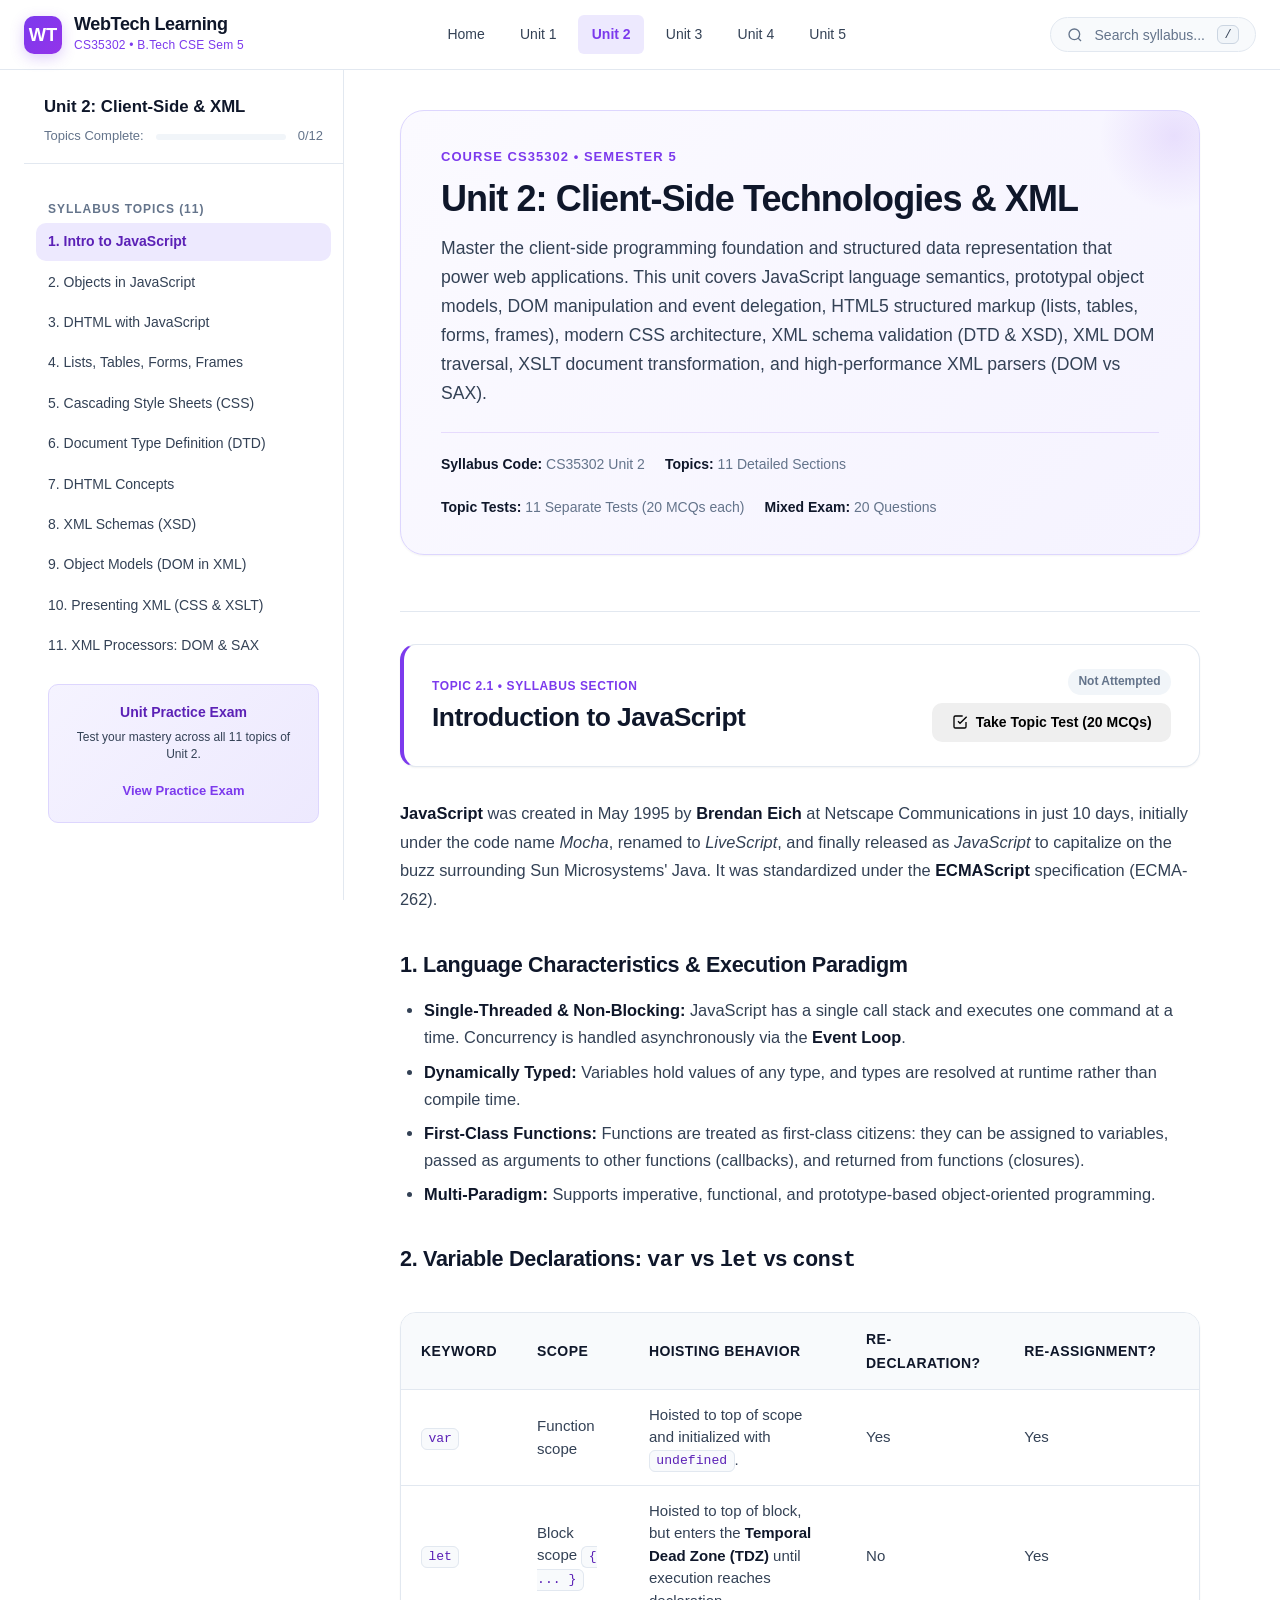
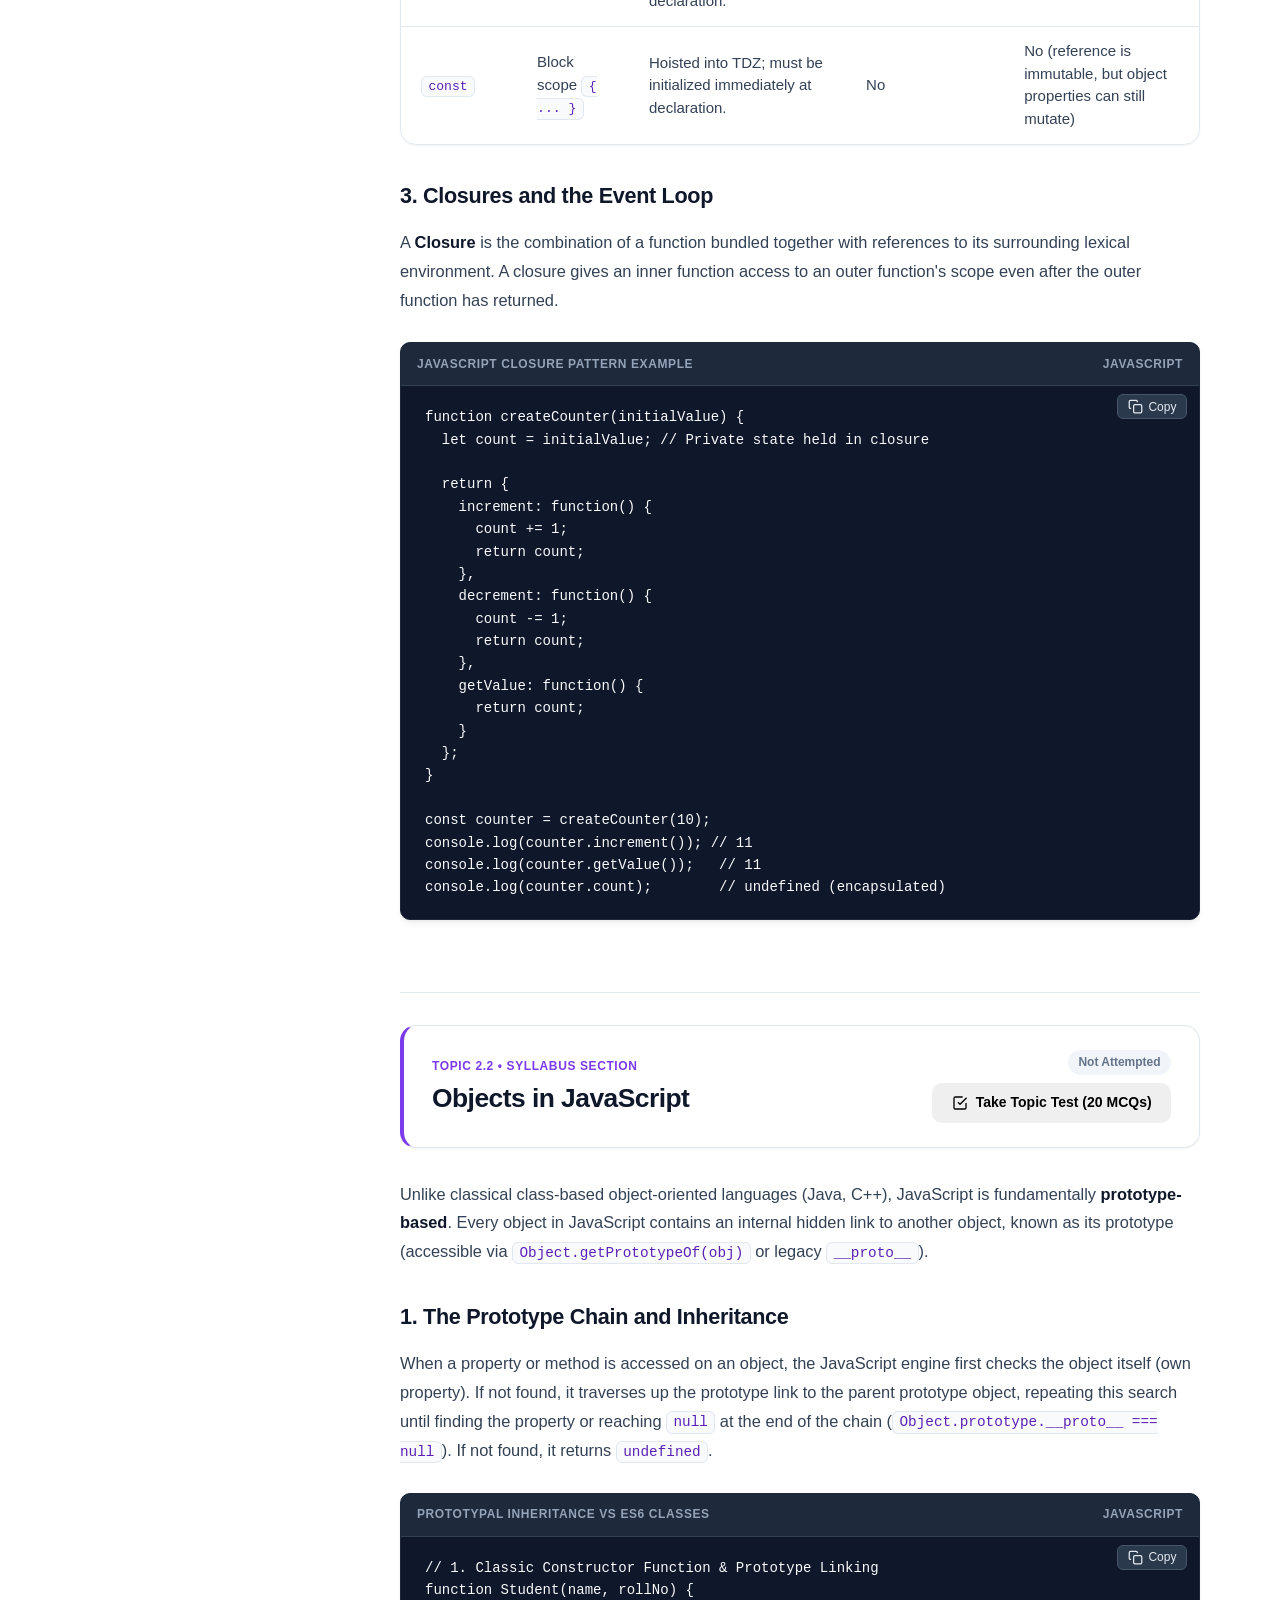
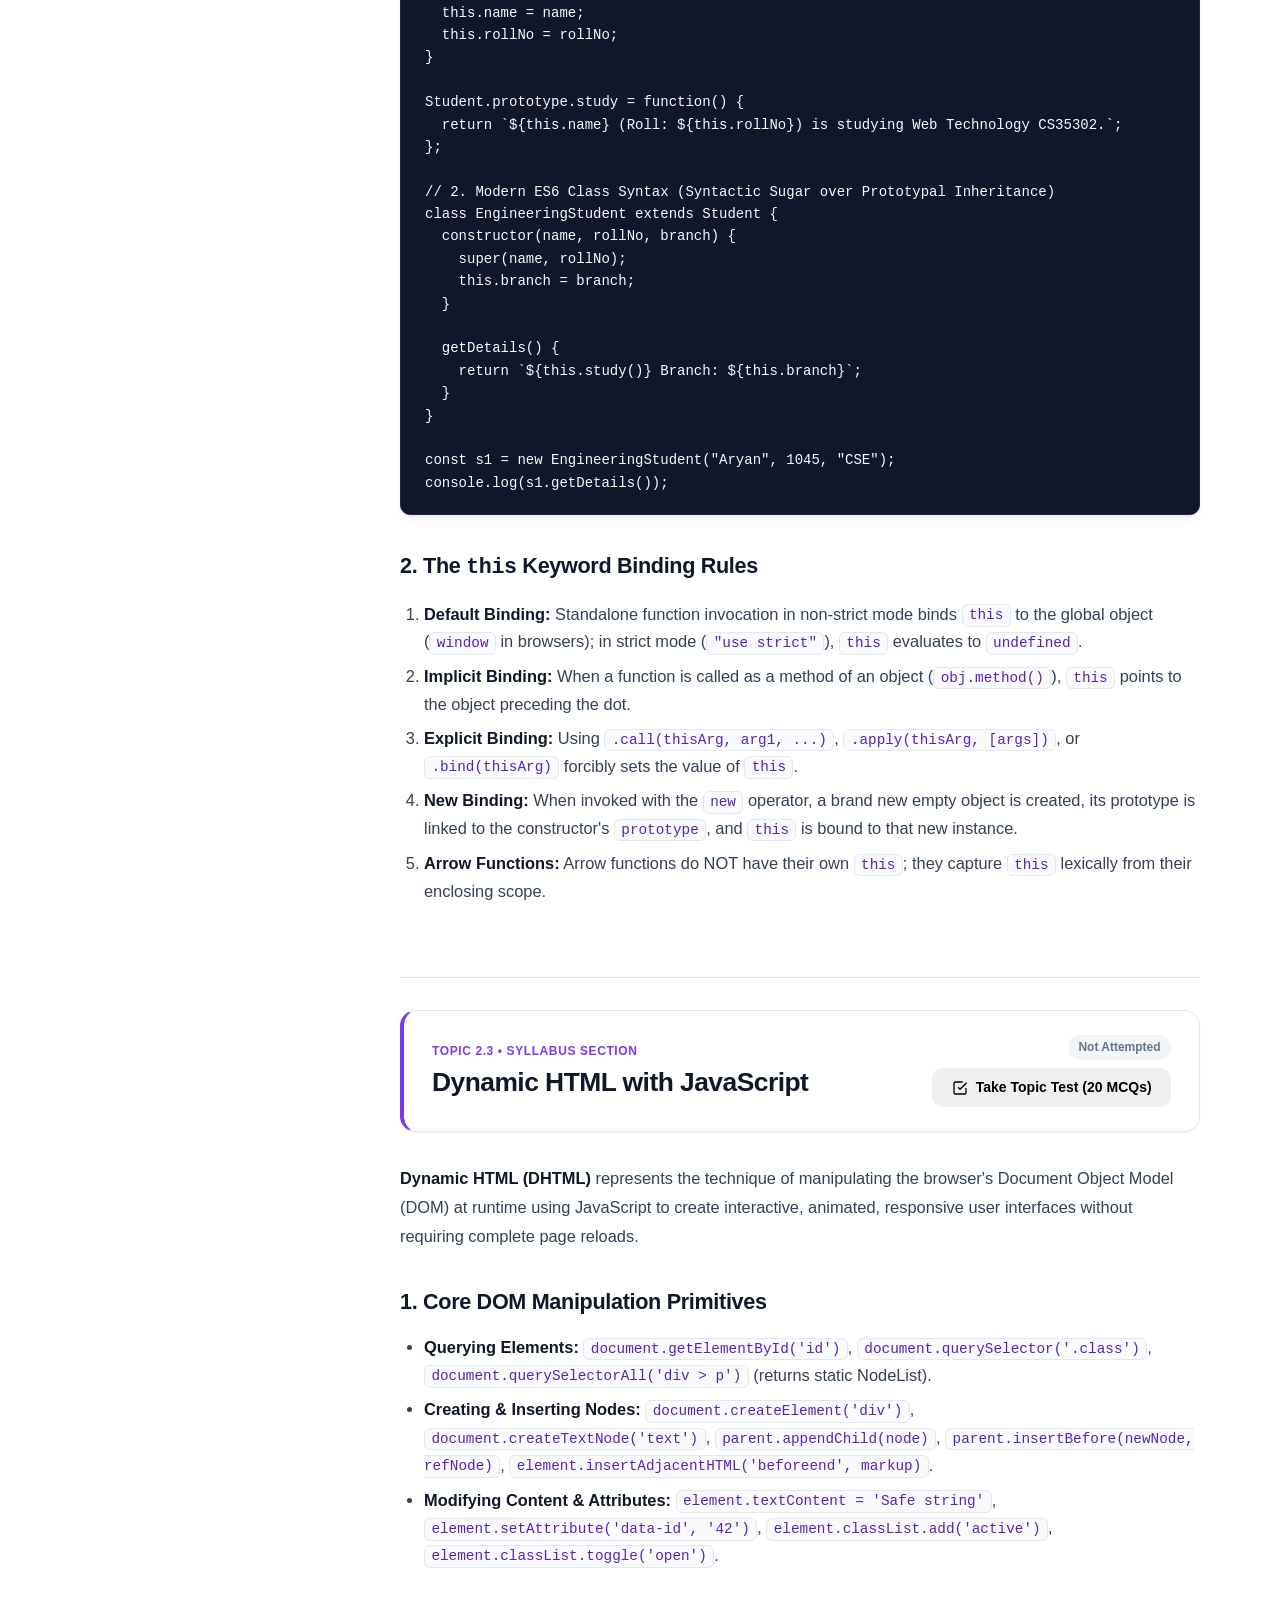
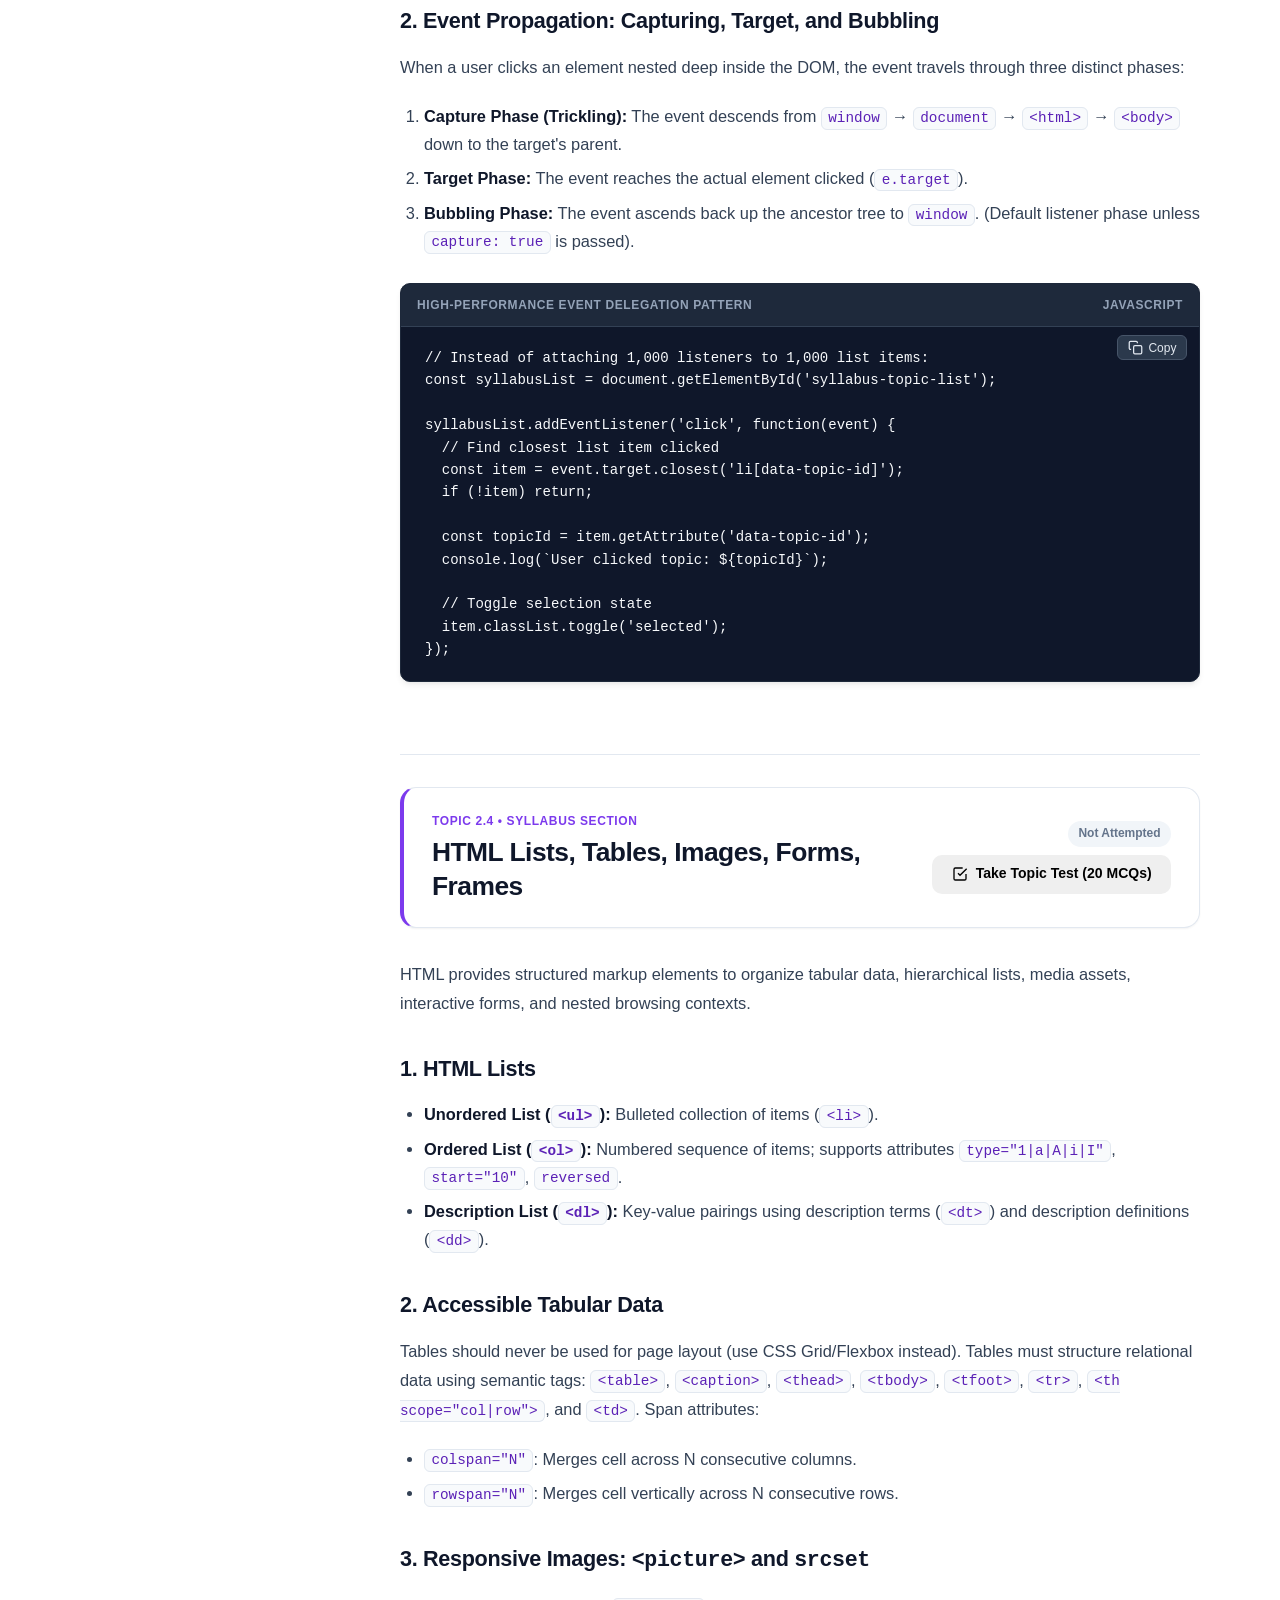
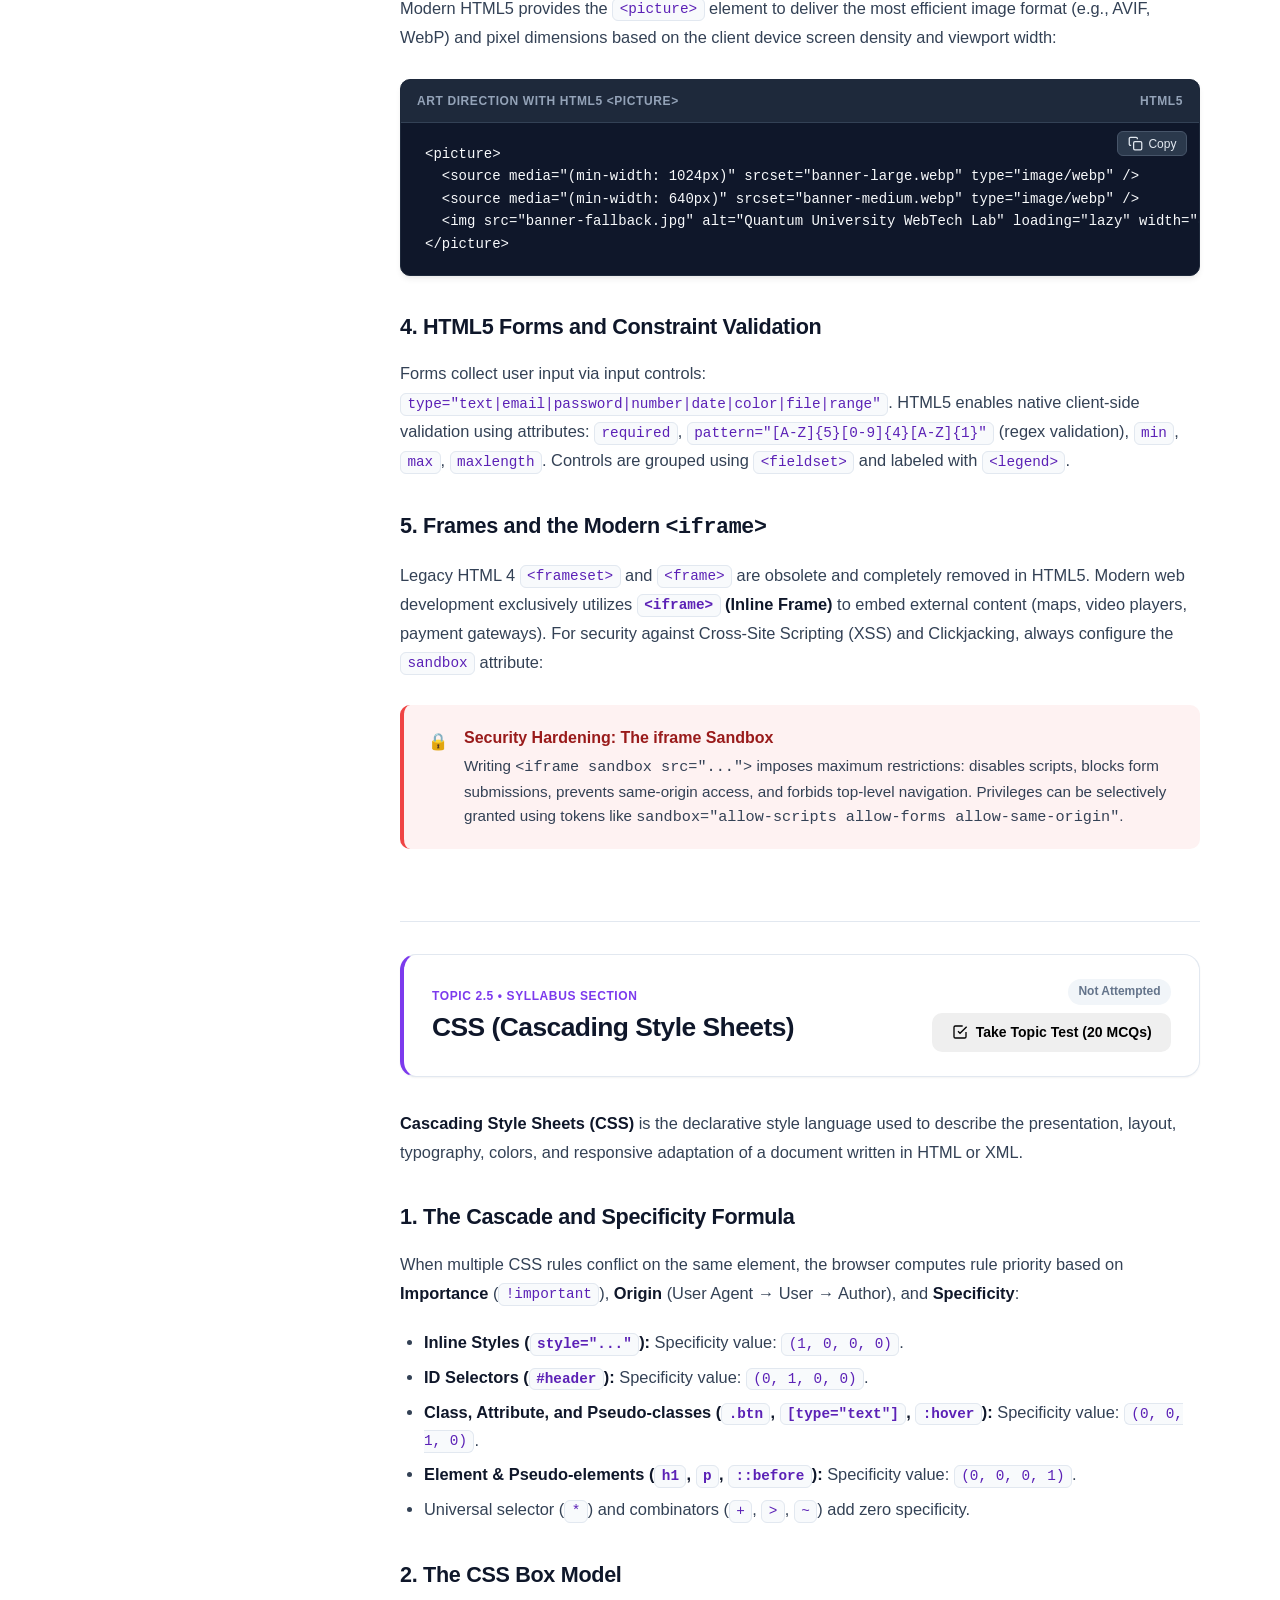
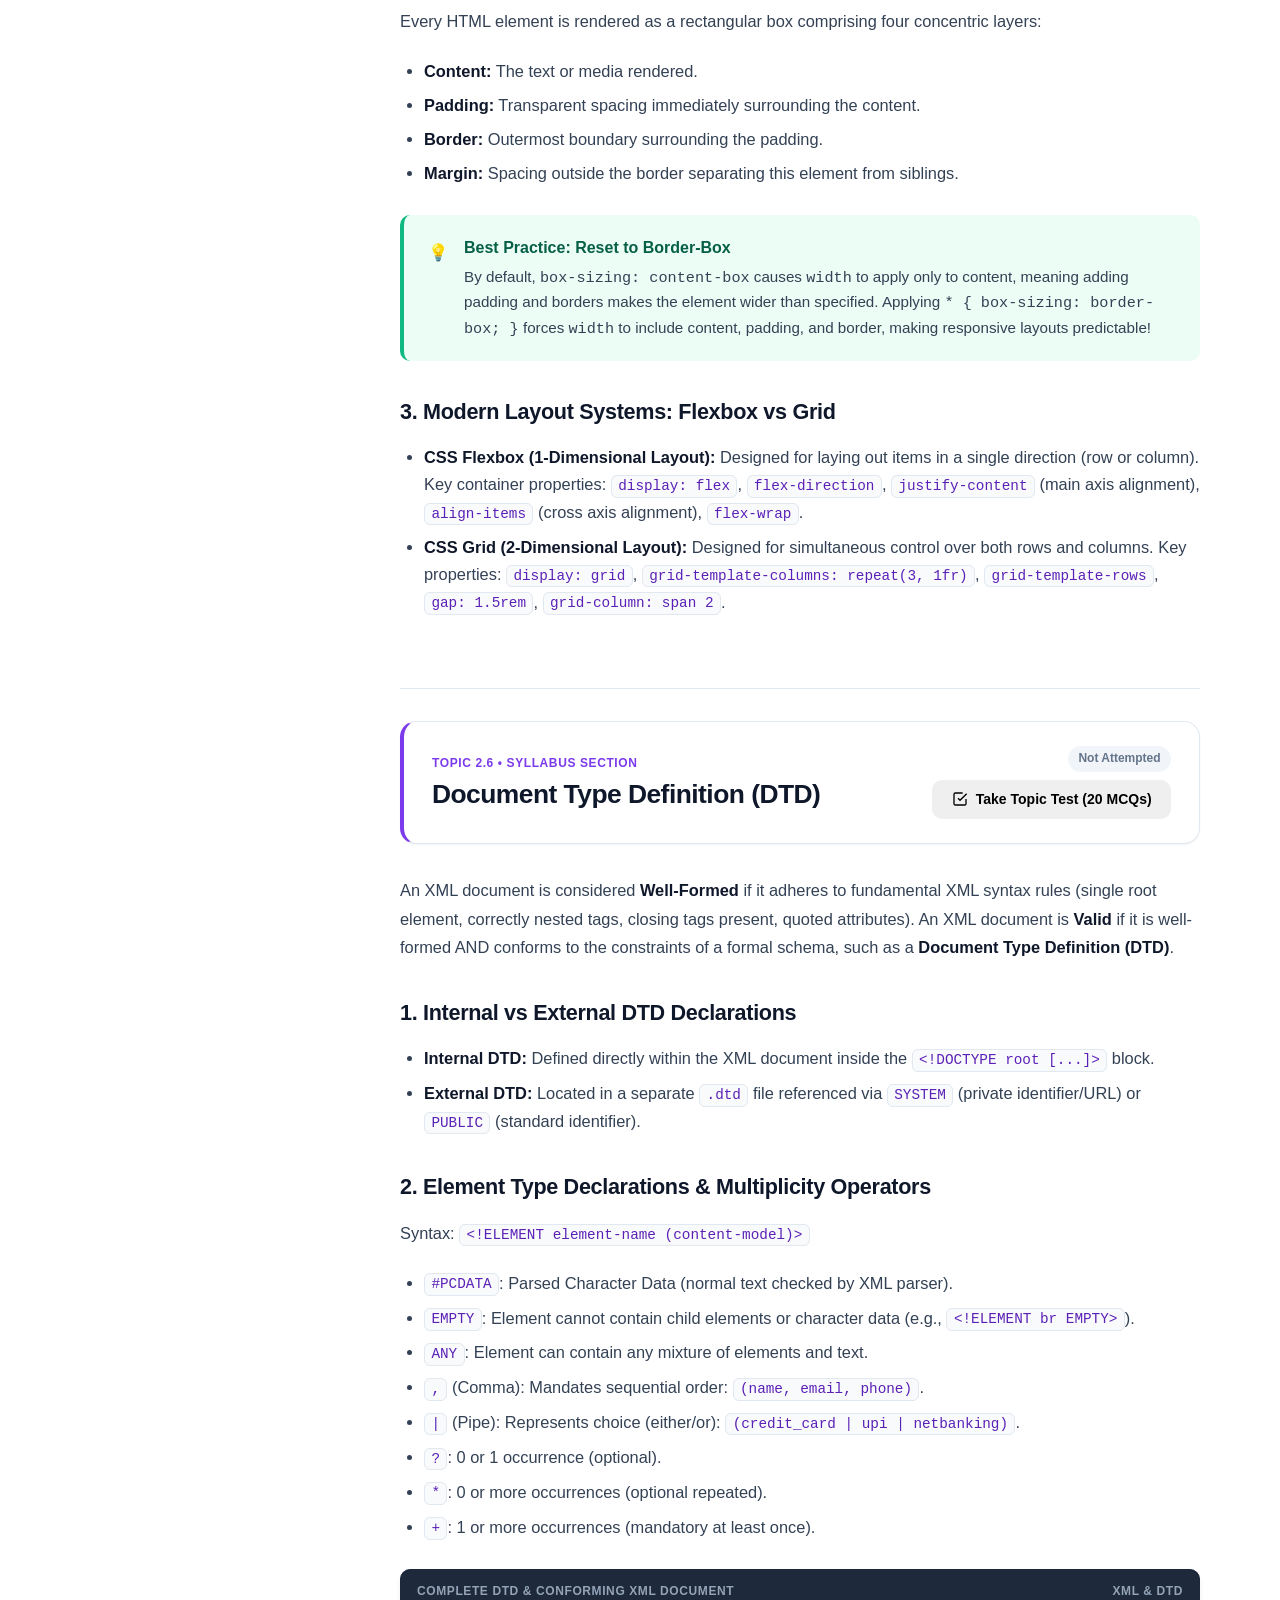
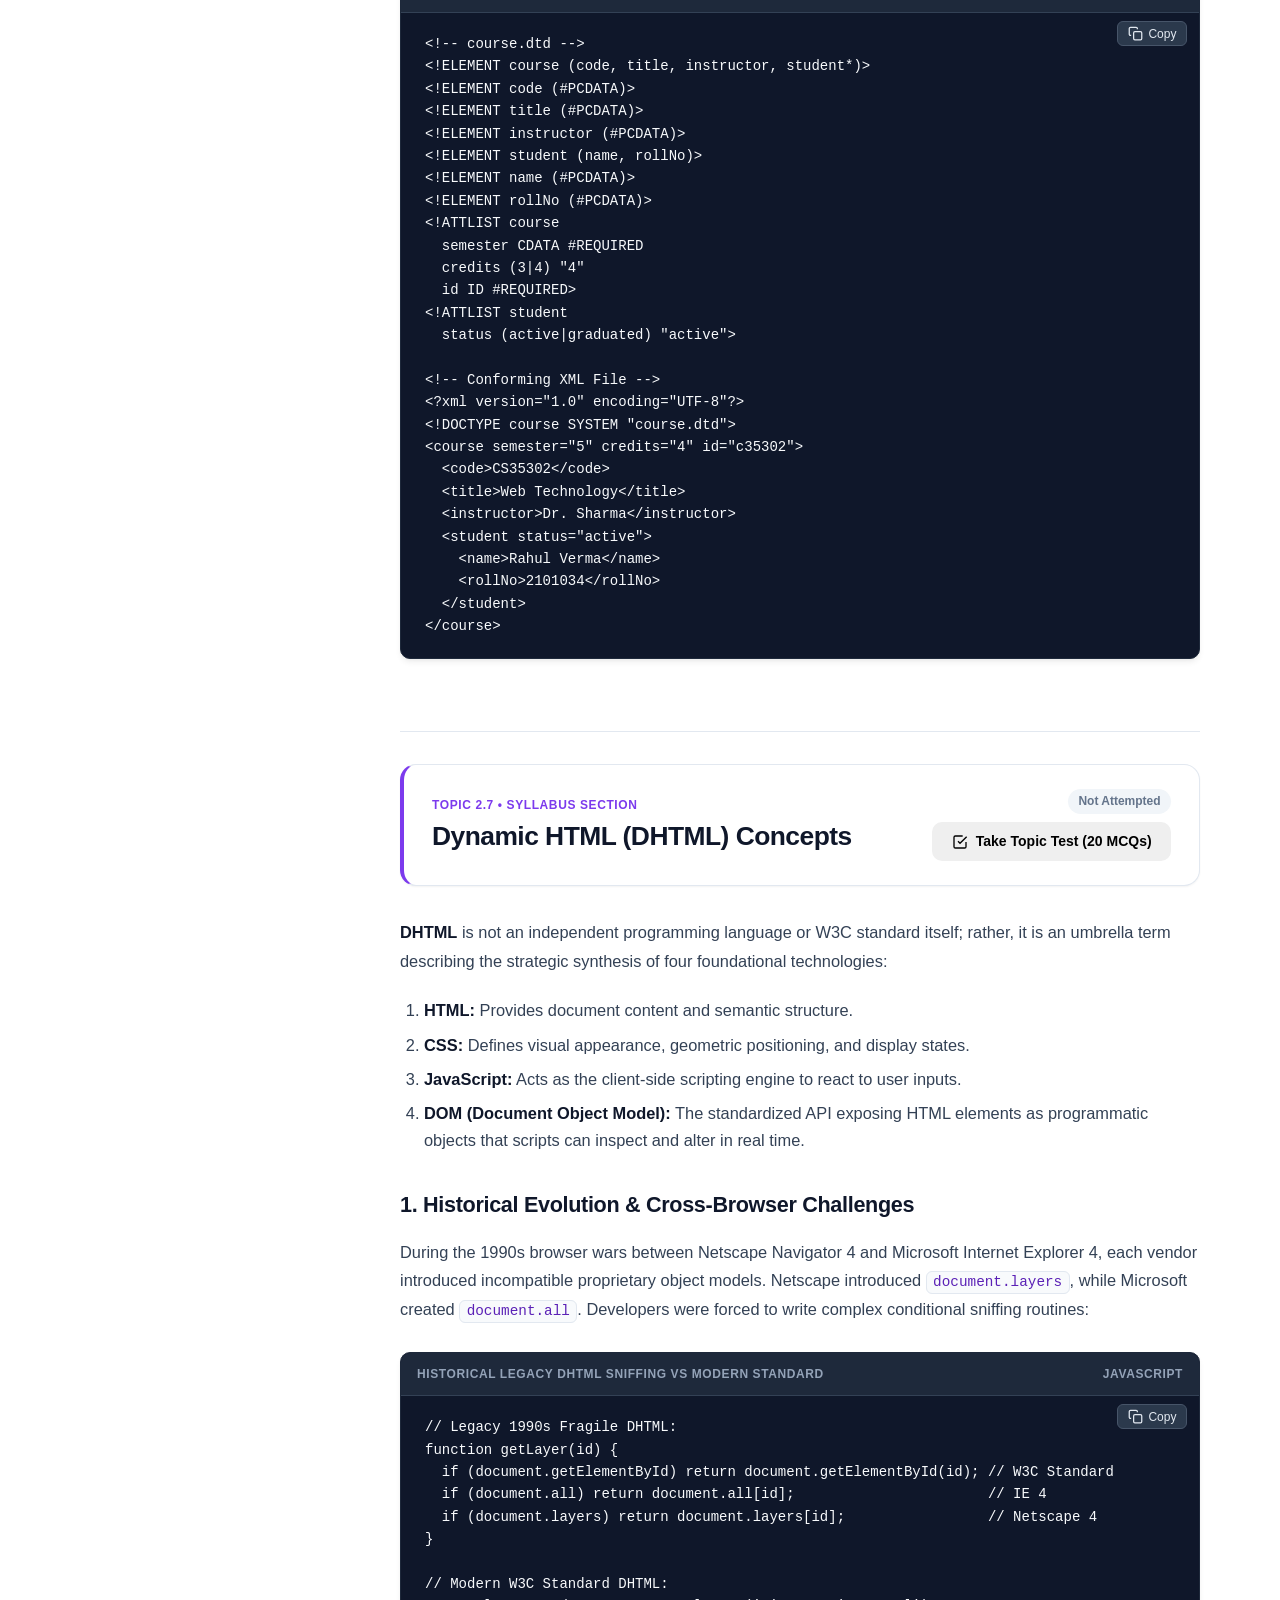
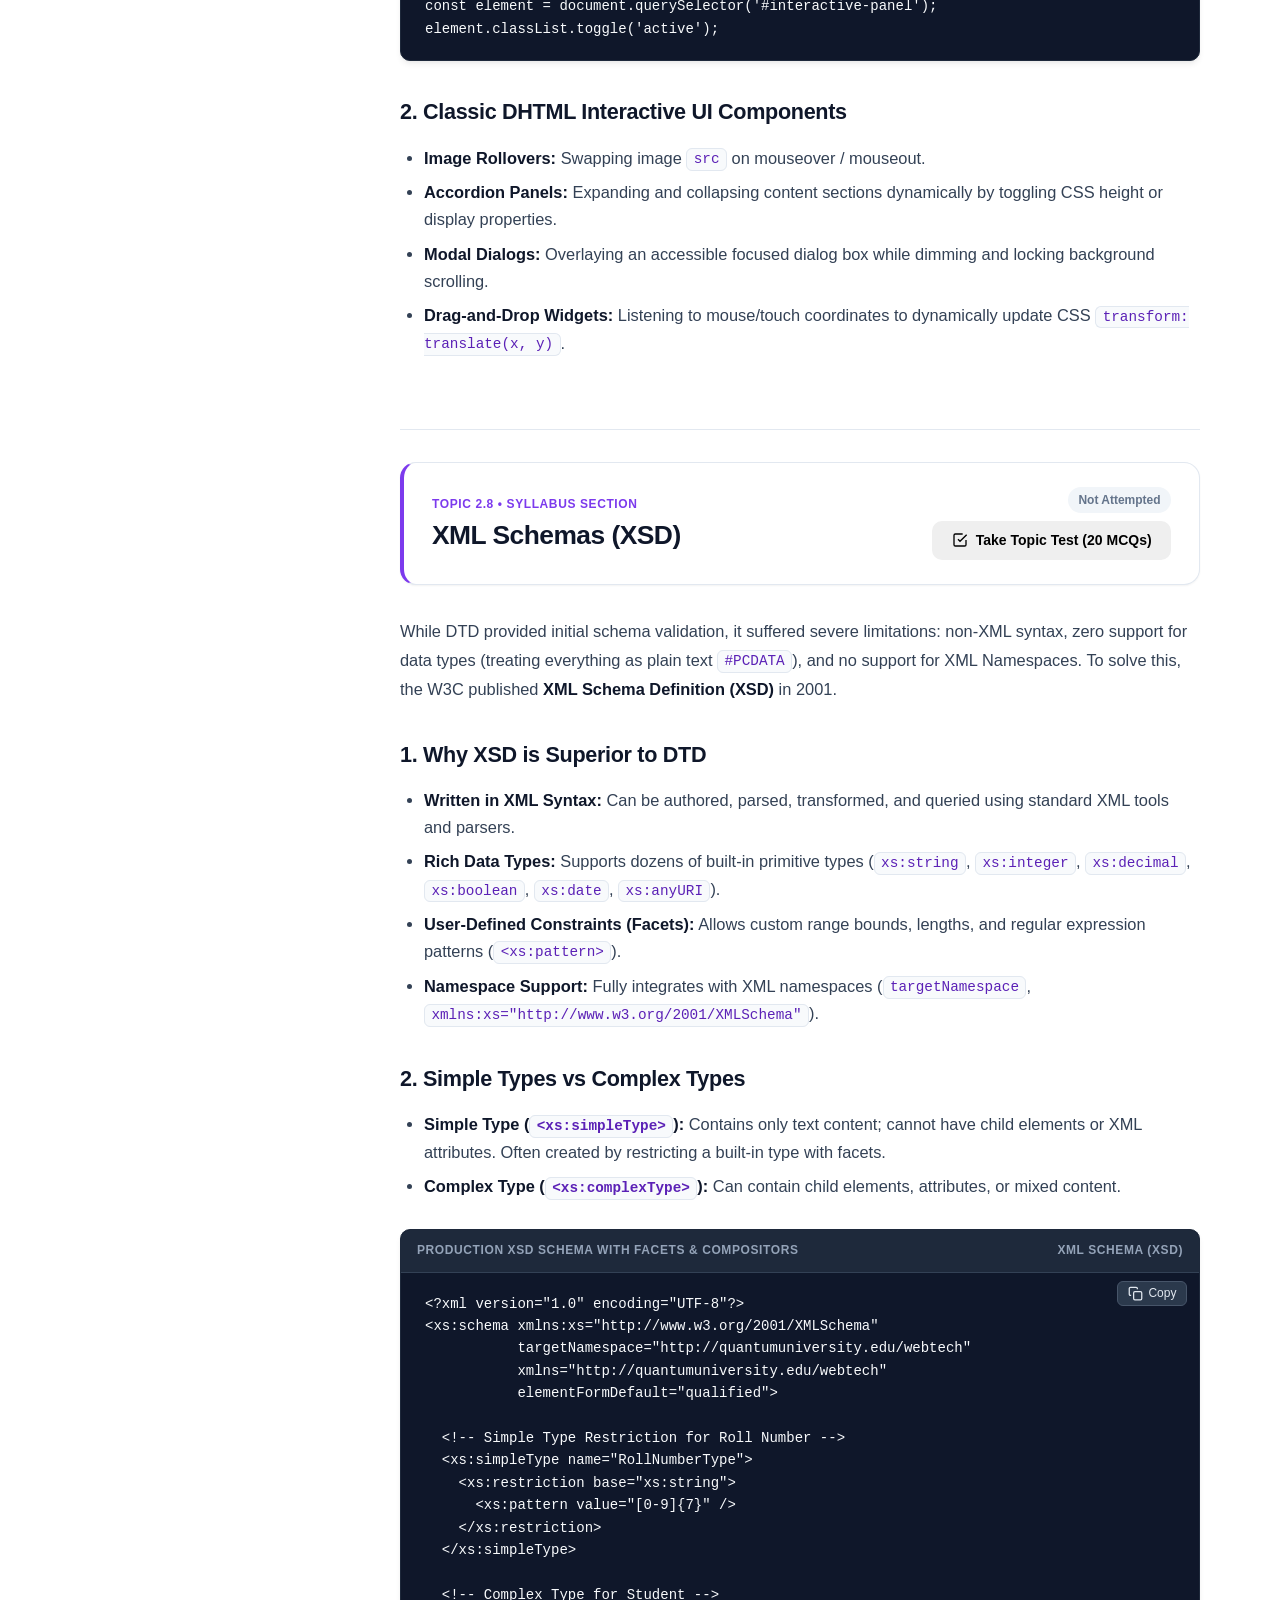
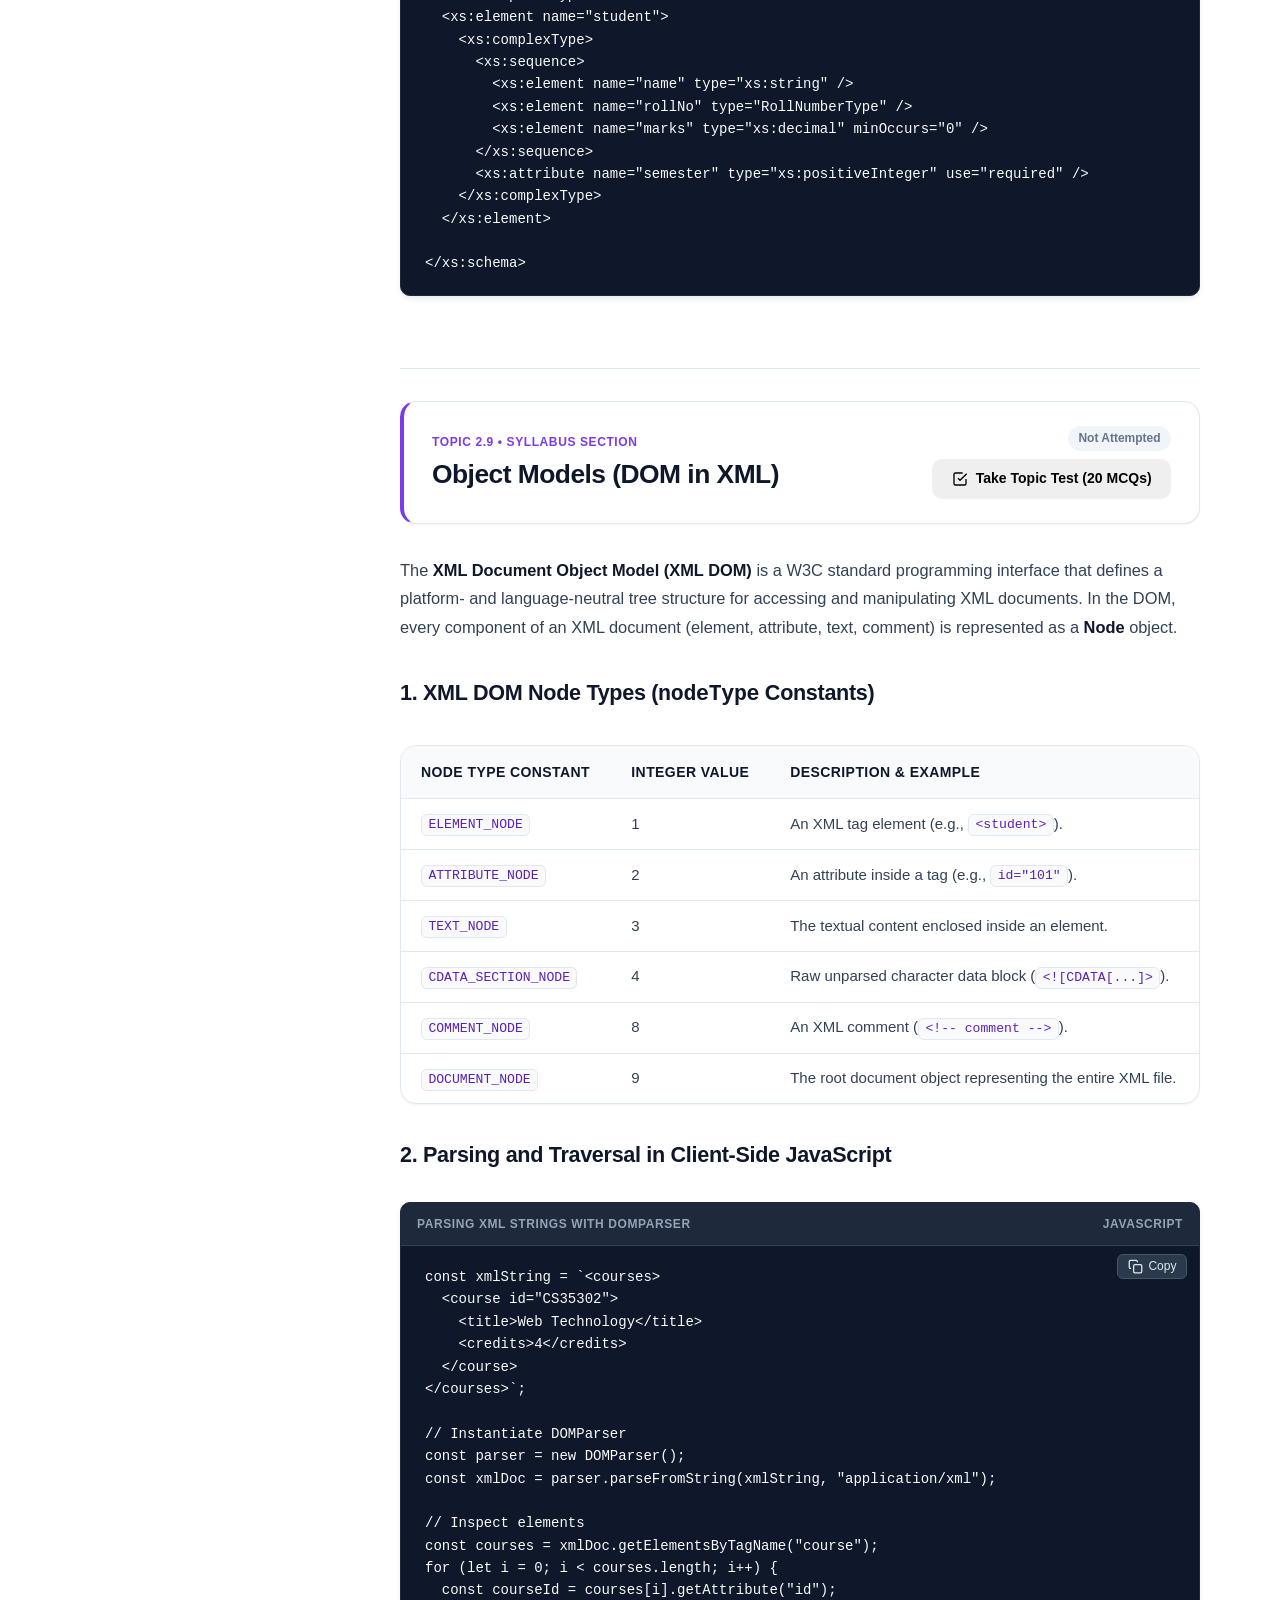
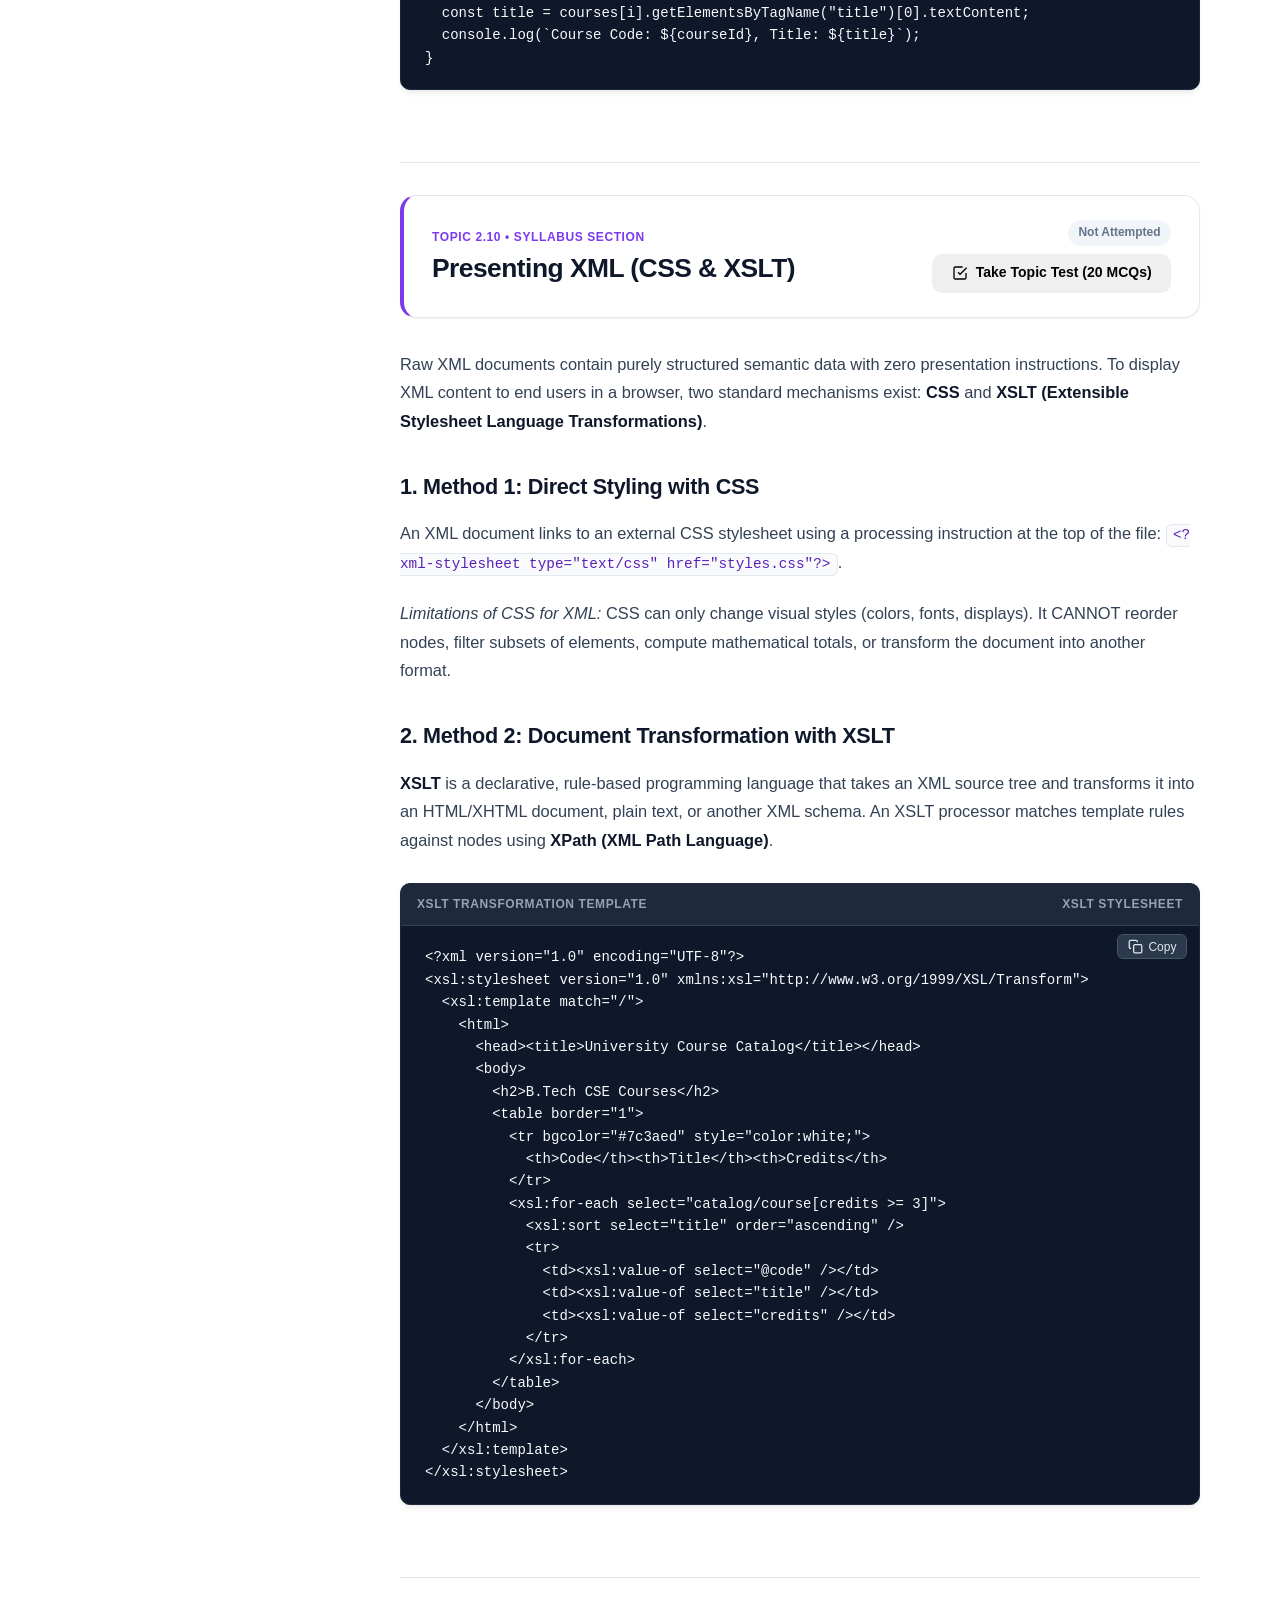
<file: unit2.html>
<!DOCTYPE html>
<html lang="en">
<head>
  <meta charset="UTF-8" />
  <meta name="viewport" content="width=device-width, initial-scale=1.0" />
  <title>Unit 2: Client-Side Technologies &amp; XML – WebTech Learning (CS35302)</title>
  <meta name="description" content="Complete documentation and topic-wise MCQ examination for Unit 2: Client-Side Technologies & XML. Course CS35302, Quantum University." />
  <link rel="stylesheet" href="css/main.css" />
  <link rel="stylesheet" href="css/documentation.css" />
  <link rel="stylesheet" href="css/test-system.css" />
</head>
<body>
  <!-- Header / Navigation Bar -->
  <header class="wt-navbar">
    <div class="wt-container wt-nav-inner">
      <div class="wt-nav-left">
        <button class="wt-mobile-toggle" id="wt-mobile-menu-btn" aria-label="Toggle Syllabus Menu">
          <svg width="22" height="22" viewBox="0 0 24 24" fill="none" stroke="currentColor" stroke-width="2"><line x1="3" y1="12" x2="21" y2="12"/><line x1="3" y1="6" x2="21" y2="6"/><line x1="3" y1="18" x2="21" y2="18"/></svg>
        </button>
        <a href="index.html" class="wt-brand">
          <div class="wt-brand-logo">WT</div>
          <div class="wt-brand-text">
            <span class="wt-site-title">WebTech Learning</span>
            <span class="wt-course-sub">CS35302 • B.Tech CSE Sem 5</span>
          </div>
        </a>
      </div>

      <nav>
        <ul class="wt-nav-links">
          <li><a href="index.html" class="wt-nav-link">Home</a></li>
          <li><a href="unit1.html" class="wt-nav-link">Unit 1</a></li>
          <li><a href="unit2.html" class="wt-nav-link active">Unit 2</a></li>
          <li><a href="unit3.html" class="wt-nav-link">Unit 3</a></li>
          <li><a href="unit4.html" class="wt-nav-link">Unit 4</a></li>
          <li><a href="unit5.html" class="wt-nav-link">Unit 5</a></li>
        </ul>
      </nav>

      <div class="wt-nav-right">
        <button class="wt-search-trigger" data-action="open-search" title="Search Syllabus (Press / or Ctrl+K)">
          <svg width="16" height="16" viewBox="0 0 24 24" fill="none" stroke="currentColor" stroke-width="2"><circle cx="11" cy="11" r="8"/><path d="m21 21-4.35-4.35"/></svg>
          <span>Search syllabus...</span>
          <kbd class="wt-search-shortcut">/</kbd>
        </button>
      </div>
    </div>
  </header>

  <div class="wt-sidebar-overlay" id="wt-sidebar-overlay"></div>

  <!-- Documentation Layout Grid -->
  <div class="wt-container wt-doc-layout">
    <!-- Sticky Sidebar Table of Contents -->
    <aside class="wt-sidebar" id="wt-sidebar">
      <div class="wt-sidebar-header">
        <div class="wt-sidebar-unit-title">Unit 2: Client-Side &amp; XML</div>
        <div class="wt-sidebar-progress-wrap">
          <span>Topics Complete:</span>
          <div class="wt-sidebar-progress-bar">
            <div class="wt-sidebar-progress-fill" id="wt-sidebar-unit2-fill" style="width: 0%;"></div>
          </div>
          <span id="wt-sidebar-unit2-count">0/11</span>
        </div>
      </div>

      <nav class="wt-sidebar-nav">
        <div class="wt-toc-group-label">Syllabus Topics (11)</div>
        <ul class="wt-toc-list">
          <li class="wt-toc-item"><a href="#intro-javascript" class="wt-toc-link"><span>1. Intro to JavaScript</span><span class="wt-toc-check" data-toc-key="intro-javascript">✓</span></a></li>
          <li class="wt-toc-item"><a href="#objects-javascript" class="wt-toc-link"><span>2. Objects in JavaScript</span><span class="wt-toc-check" data-toc-key="objects-javascript">✓</span></a></li>
          <li class="wt-toc-item"><a href="#dhtml-javascript" class="wt-toc-link"><span>3. DHTML with JavaScript</span><span class="wt-toc-check" data-toc-key="dhtml-javascript">✓</span></a></li>
          <li class="wt-toc-item"><a href="#lists-tables-images-forms-frames" class="wt-toc-link"><span>4. Lists, Tables, Forms, Frames</span><span class="wt-toc-check" data-toc-key="lists-tables-images-forms-frames">✓</span></a></li>
          <li class="wt-toc-item"><a href="#css" class="wt-toc-link"><span>5. Cascading Style Sheets (CSS)</span><span class="wt-toc-check" data-toc-key="css">✓</span></a></li>
          <li class="wt-toc-item"><a href="#dtd" class="wt-toc-link"><span>6. Document Type Definition (DTD)</span><span class="wt-toc-check" data-toc-key="dtd">✓</span></a></li>
          <li class="wt-toc-item"><a href="#dhtml-concepts" class="wt-toc-link"><span>7. DHTML Concepts</span><span class="wt-toc-check" data-toc-key="dhtml-concepts">✓</span></a></li>
          <li class="wt-toc-item"><a href="#xml-schemas" class="wt-toc-link"><span>8. XML Schemas (XSD)</span><span class="wt-toc-check" data-toc-key="xml-schemas">✓</span></a></li>
          <li class="wt-toc-item"><a href="#object-models-dom" class="wt-toc-link"><span>9. Object Models (DOM in XML)</span><span class="wt-toc-check" data-toc-key="object-models-dom">✓</span></a></li>
          <li class="wt-toc-item"><a href="#presenting-xml" class="wt-toc-link"><span>10. Presenting XML (CSS &amp; XSLT)</span><span class="wt-toc-check" data-toc-key="presenting-xml">✓</span></a></li>
          <li class="wt-toc-item"><a href="#xml-processors-dom-sax" class="wt-toc-link"><span>11. XML Processors: DOM &amp; SAX</span><span class="wt-toc-check" data-toc-key="xml-processors-dom-sax">✓</span></a></li>
        </ul>

        <div class="wt-sidebar-test-card">
          <h6>Unit Practice Exam</h6>
          <p>Test your mastery across all 11 topics of Unit 2.</p>
          <a href="#unit2-mixed" class="wt-btn wt-btn-sm wt-btn-accent" style="width: 100%; justify-content: center;">
            View Practice Exam
          </a>
        </div>
      </nav>
    </aside>

    <!-- Main Content Area -->
    <main class="wt-doc-content">
      <!-- Unit Banner -->
      <section class="wt-unit-overview-banner">
        <span class="wt-unit-tag">Course CS35302 • Semester 5</span>
        <h1 class="wt-unit-heading">Unit 2: Client-Side Technologies &amp; XML</h1>
        <p class="wt-unit-lead">
          Master the client-side programming foundation and structured data representation that power web applications. This unit covers JavaScript language semantics, prototypal object models, DOM manipulation and event delegation, HTML5 structured markup (lists, tables, forms, frames), modern CSS architecture, XML schema validation (DTD &amp; XSD), XML DOM traversal, XSLT document transformation, and high-performance XML parsers (DOM vs SAX).
        </p>
        <div class="wt-unit-meta-bar">
          <div><strong>Syllabus Code:</strong> CS35302 Unit 2</div>
          <div><strong>Topics:</strong> 11 Detailed Sections</div>
          <div><strong>Topic Tests:</strong> 11 Separate Tests (20 MCQs each)</div>
          <div><strong>Mixed Exam:</strong> 20 Questions</div>
        </div>
      </section>

      <!-- Topic 1 -->
      <section id="intro-javascript" class="wt-topic-section">
        <div class="wt-topic-header-card">
          <div class="wt-topic-header-info">
            <span class="wt-topic-num">Topic 2.1 • Syllabus Section</span>
            <h2 class="wt-topic-title">Introduction to JavaScript</h2>
          </div>
          <div class="wt-topic-actions-right">
            <div class="wt-score-badge" data-badge-key="intro-javascript">
              <span class="badge-pending">Not Attempted</span>
            </div>
            <button class="wt-btn wt-btn-accent" data-unit="2" data-test-key="intro-javascript" data-test-title="Introduction to JavaScript">
              <svg width="16" height="16" viewBox="0 0 24 24" fill="none" stroke="currentColor" stroke-width="2"><path d="M9 11l3 3L22 4"/><path d="M21 12v7a2 2 0 0 1-2 2H5a2 2 0 0 1-2-2V5a2 2 0 0 1 2-2h11"/></svg>
              <span>Take Topic Test (20 MCQs)</span>
            </button>
          </div>
        </div>

        <div class="wt-content-block">
          <p>
            <strong>JavaScript</strong> was created in May 1995 by <strong>Brendan Eich</strong> at Netscape Communications in just 10 days, initially under the code name <em>Mocha</em>, renamed to <em>LiveScript</em>, and finally released as <em>JavaScript</em> to capitalize on the buzz surrounding Sun Microsystems' Java. It was standardized under the <strong>ECMAScript</strong> specification (ECMA-262).
          </p>

          <h4>1. Language Characteristics &amp; Execution Paradigm</h4>
          <ul>
            <li><strong>Single-Threaded &amp; Non-Blocking:</strong> JavaScript has a single call stack and executes one command at a time. Concurrency is handled asynchronously via the <strong>Event Loop</strong>.</li>
            <li><strong>Dynamically Typed:</strong> Variables hold values of any type, and types are resolved at runtime rather than compile time.</li>
            <li><strong>First-Class Functions:</strong> Functions are treated as first-class citizens: they can be assigned to variables, passed as arguments to other functions (callbacks), and returned from functions (closures).</li>
            <li><strong>Multi-Paradigm:</strong> Supports imperative, functional, and prototype-based object-oriented programming.</li>
          </ul>

          <h4>2. Variable Declarations: <code>var</code> vs <code>let</code> vs <code>const</code></h4>
          <div class="wt-table-wrap">
            <table class="wt-table">
              <thead>
                <tr>
                  <th>Keyword</th>
                  <th>Scope</th>
                  <th>Hoisting Behavior</th>
                  <th>Re-declaration?</th>
                  <th>Re-assignment?</th>
                </tr>
              </thead>
              <tbody>
                <tr>
                  <td><code>var</code></td>
                  <td>Function scope</td>
                  <td>Hoisted to top of scope and initialized with <code>undefined</code>.</td>
                  <td>Yes</td>
                  <td>Yes</td>
                </tr>
                <tr>
                  <td><code>let</code></td>
                  <td>Block scope <code>{ ... }</code></td>
                  <td>Hoisted to top of block, but enters the <strong>Temporal Dead Zone (TDZ)</strong> until execution reaches declaration.</td>
                  <td>No</td>
                  <td>Yes</td>
                </tr>
                <tr>
                  <td><code>const</code></td>
                  <td>Block scope <code>{ ... }</code></td>
                  <td>Hoisted into TDZ; must be initialized immediately at declaration.</td>
                  <td>No</td>
                  <td>No (reference is immutable, but object properties can still mutate)</td>
                </tr>
              </tbody>
            </table>
          </div>

          <h4>3. Closures and the Event Loop</h4>
          <p>
            A <strong>Closure</strong> is the combination of a function bundled together with references to its surrounding lexical environment. A closure gives an inner function access to an outer function's scope even after the outer function has returned.
          </p>

          <div class="wt-code-card">
            <div class="wt-code-header">
              <span>JavaScript Closure Pattern Example</span>
              <span>JavaScript</span>
            </div>
            <pre><code>function createCounter(initialValue) {
  let count = initialValue; // Private state held in closure

  return {
    increment: function() {
      count += 1;
      return count;
    },
    decrement: function() {
      count -= 1;
      return count;
    },
    getValue: function() {
      return count;
    }
  };
}

const counter = createCounter(10);
console.log(counter.increment()); // 11
console.log(counter.getValue());   // 11
console.log(counter.count);        // undefined (encapsulated)</code></pre>
          </div>
        </div>
      </section>

      <!-- Topic 2 -->
      <section id="objects-javascript" class="wt-topic-section">
        <div class="wt-topic-header-card">
          <div class="wt-topic-header-info">
            <span class="wt-topic-num">Topic 2.2 • Syllabus Section</span>
            <h2 class="wt-topic-title">Objects in JavaScript</h2>
          </div>
          <div class="wt-topic-actions-right">
            <div class="wt-score-badge" data-badge-key="objects-javascript">
              <span class="badge-pending">Not Attempted</span>
            </div>
            <button class="wt-btn wt-btn-accent" data-unit="2" data-test-key="objects-javascript" data-test-title="Objects in JavaScript">
              <svg width="16" height="16" viewBox="0 0 24 24" fill="none" stroke="currentColor" stroke-width="2"><path d="M9 11l3 3L22 4"/><path d="M21 12v7a2 2 0 0 1-2 2H5a2 2 0 0 1-2-2V5a2 2 0 0 1 2-2h11"/></svg>
              <span>Take Topic Test (20 MCQs)</span>
            </button>
          </div>
        </div>

        <div class="wt-content-block">
          <p>
            Unlike classical class-based object-oriented languages (Java, C++), JavaScript is fundamentally <strong>prototype-based</strong>. Every object in JavaScript contains an internal hidden link to another object, known as its prototype (accessible via <code>Object.getPrototypeOf(obj)</code> or legacy <code>__proto__</code>).
          </p>

          <h4>1. The Prototype Chain and Inheritance</h4>
          <p>
            When a property or method is accessed on an object, the JavaScript engine first checks the object itself (own property). If not found, it traverses up the prototype link to the parent prototype object, repeating this search until finding the property or reaching <code>null</code> at the end of the chain (<code>Object.prototype.__proto__ === null</code>). If not found, it returns <code>undefined</code>.
          </p>

          <div class="wt-code-card">
            <div class="wt-code-header">
              <span>Prototypal Inheritance vs ES6 Classes</span>
              <span>JavaScript</span>
            </div>
            <pre><code>// 1. Classic Constructor Function & Prototype Linking
function Student(name, rollNo) {
  this.name = name;
  this.rollNo = rollNo;
}

Student.prototype.study = function() {
  return `${this.name} (Roll: ${this.rollNo}) is studying Web Technology CS35302.`;
};

// 2. Modern ES6 Class Syntax (Syntactic Sugar over Prototypal Inheritance)
class EngineeringStudent extends Student {
  constructor(name, rollNo, branch) {
    super(name, rollNo);
    this.branch = branch;
  }

  getDetails() {
    return `${this.study()} Branch: ${this.branch}`;
  }
}

const s1 = new EngineeringStudent("Aryan", 1045, "CSE");
console.log(s1.getDetails());</code></pre>
          </div>

          <h4>2. The <code>this</code> Keyword Binding Rules</h4>
          <ol>
            <li><strong>Default Binding:</strong> Standalone function invocation in non-strict mode binds <code>this</code> to the global object (<code>window</code> in browsers); in strict mode (<code>"use strict"</code>), <code>this</code> evaluates to <code>undefined</code>.</li>
            <li><strong>Implicit Binding:</strong> When a function is called as a method of an object (<code>obj.method()</code>), <code>this</code> points to the object preceding the dot.</li>
            <li><strong>Explicit Binding:</strong> Using <code>.call(thisArg, arg1, ...)</code>, <code>.apply(thisArg, [args])</code>, or <code>.bind(thisArg)</code> forcibly sets the value of <code>this</code>.</li>
            <li><strong>New Binding:</strong> When invoked with the <code>new</code> operator, a brand new empty object is created, its prototype is linked to the constructor's <code>prototype</code>, and <code>this</code> is bound to that new instance.</li>
            <li><strong>Arrow Functions:</strong> Arrow functions do NOT have their own <code>this</code>; they capture <code>this</code> lexically from their enclosing scope.</li>
          </ol>
        </div>
      </section>

      <!-- Topic 3 -->
      <section id="dhtml-javascript" class="wt-topic-section">
        <div class="wt-topic-header-card">
          <div class="wt-topic-header-info">
            <span class="wt-topic-num">Topic 2.3 • Syllabus Section</span>
            <h2 class="wt-topic-title">Dynamic HTML with JavaScript</h2>
          </div>
          <div class="wt-topic-actions-right">
            <div class="wt-score-badge" data-badge-key="dhtml-javascript">
              <span class="badge-pending">Not Attempted</span>
            </div>
            <button class="wt-btn wt-btn-accent" data-unit="2" data-test-key="dhtml-javascript" data-test-title="Dynamic HTML with JavaScript">
              <svg width="16" height="16" viewBox="0 0 24 24" fill="none" stroke="currentColor" stroke-width="2"><path d="M9 11l3 3L22 4"/><path d="M21 12v7a2 2 0 0 1-2 2H5a2 2 0 0 1-2-2V5a2 2 0 0 1 2-2h11"/></svg>
              <span>Take Topic Test (20 MCQs)</span>
            </button>
          </div>
        </div>

        <div class="wt-content-block">
          <p>
            <strong>Dynamic HTML (DHTML)</strong> represents the technique of manipulating the browser's Document Object Model (DOM) at runtime using JavaScript to create interactive, animated, responsive user interfaces without requiring complete page reloads.
          </p>

          <h4>1. Core DOM Manipulation Primitives</h4>
          <ul>
            <li><strong>Querying Elements:</strong> <code>document.getElementById('id')</code>, <code>document.querySelector('.class')</code>, <code>document.querySelectorAll('div > p')</code> (returns static NodeList).</li>
            <li><strong>Creating &amp; Inserting Nodes:</strong> <code>document.createElement('div')</code>, <code>document.createTextNode('text')</code>, <code>parent.appendChild(node)</code>, <code>parent.insertBefore(newNode, refNode)</code>, <code>element.insertAdjacentHTML('beforeend', markup)</code>.</li>
            <li><strong>Modifying Content &amp; Attributes:</strong> <code>element.textContent = 'Safe string'</code>, <code>element.setAttribute('data-id', '42')</code>, <code>element.classList.add('active')</code>, <code>element.classList.toggle('open')</code>.</li>
          </ul>

          <h4>2. Event Propagation: Capturing, Target, and Bubbling</h4>
          <p>
            When a user clicks an element nested deep inside the DOM, the event travels through three distinct phases:
          </p>
          <ol>
            <li><strong>Capture Phase (Trickling):</strong> The event descends from <code>window</code> &rarr; <code>document</code> &rarr; <code>&lt;html&gt;</code> &rarr; <code>&lt;body&gt;</code> down to the target's parent.</li>
            <li><strong>Target Phase:</strong> The event reaches the actual element clicked (<code>e.target</code>).</li>
            <li><strong>Bubbling Phase:</strong> The event ascends back up the ancestor tree to <code>window</code>. (Default listener phase unless <code>capture: true</code> is passed).</li>
          </ol>

          <div class="wt-code-card">
            <div class="wt-code-header">
              <span>High-Performance Event Delegation Pattern</span>
              <span>JavaScript</span>
            </div>
            <pre><code>// Instead of attaching 1,000 listeners to 1,000 list items:
const syllabusList = document.getElementById('syllabus-topic-list');

syllabusList.addEventListener('click', function(event) {
  // Find closest list item clicked
  const item = event.target.closest('li[data-topic-id]');
  if (!item) return;

  const topicId = item.getAttribute('data-topic-id');
  console.log(`User clicked topic: ${topicId}`);
  
  // Toggle selection state
  item.classList.toggle('selected');
});</code></pre>
          </div>
        </div>
      </section>

      <!-- Topic 4 -->
      <section id="lists-tables-images-forms-frames" class="wt-topic-section">
        <div class="wt-topic-header-card">
          <div class="wt-topic-header-info">
            <span class="wt-topic-num">Topic 2.4 • Syllabus Section</span>
            <h2 class="wt-topic-title">HTML Lists, Tables, Images, Forms, Frames</h2>
          </div>
          <div class="wt-topic-actions-right">
            <div class="wt-score-badge" data-badge-key="lists-tables-images-forms-frames">
              <span class="badge-pending">Not Attempted</span>
            </div>
            <button class="wt-btn wt-btn-accent" data-unit="2" data-test-key="lists-tables-images-forms-frames" data-test-title="HTML Lists, Tables, Images, Forms, Frames">
              <svg width="16" height="16" viewBox="0 0 24 24" fill="none" stroke="currentColor" stroke-width="2"><path d="M9 11l3 3L22 4"/><path d="M21 12v7a2 2 0 0 1-2 2H5a2 2 0 0 1-2-2V5a2 2 0 0 1 2-2h11"/></svg>
              <span>Take Topic Test (20 MCQs)</span>
            </button>
          </div>
        </div>

        <div class="wt-content-block">
          <p>
            HTML provides structured markup elements to organize tabular data, hierarchical lists, media assets, interactive forms, and nested browsing contexts.
          </p>

          <h4>1. HTML Lists</h4>
          <ul>
            <li><strong>Unordered List (<code>&lt;ul&gt;</code>):</strong> Bulleted collection of items (<code>&lt;li&gt;</code>).</li>
            <li><strong>Ordered List (<code>&lt;ol&gt;</code>):</strong> Numbered sequence of items; supports attributes <code>type="1|a|A|i|I"</code>, <code>start="10"</code>, <code>reversed</code>.</li>
            <li><strong>Description List (<code>&lt;dl&gt;</code>):</strong> Key-value pairings using description terms (<code>&lt;dt&gt;</code>) and description definitions (<code>&lt;dd&gt;</code>).</li>
          </ul>

          <h4>2. Accessible Tabular Data</h4>
          <p>
            Tables should never be used for page layout (use CSS Grid/Flexbox instead). Tables must structure relational data using semantic tags: <code>&lt;table&gt;</code>, <code>&lt;caption&gt;</code>, <code>&lt;thead&gt;</code>, <code>&lt;tbody&gt;</code>, <code>&lt;tfoot&gt;</code>, <code>&lt;tr&gt;</code>, <code>&lt;th scope="col|row"&gt;</code>, and <code>&lt;td&gt;</code>. Span attributes:
          </p>
          <ul>
            <li><code>colspan="N"</code>: Merges cell across N consecutive columns.</li>
            <li><code>rowspan="N"</code>: Merges cell vertically across N consecutive rows.</li>
          </ul>

          <h4>3. Responsive Images: <code>&lt;picture&gt;</code> and <code>srcset</code></h4>
          <p>
            Modern HTML5 provides the <code>&lt;picture&gt;</code> element to deliver the most efficient image format (e.g., AVIF, WebP) and pixel dimensions based on the client device screen density and viewport width:
          </p>

          <div class="wt-code-card">
            <div class="wt-code-header">
              <span>Art Direction with HTML5 &lt;picture&gt;</span>
              <span>HTML5</span>
            </div>
            <pre><code>&lt;picture&gt;
  &lt;source media="(min-width: 1024px)" srcset="banner-large.webp" type="image/webp" /&gt;
  &lt;source media="(min-width: 640px)" srcset="banner-medium.webp" type="image/webp" /&gt;
  &lt;img src="banner-fallback.jpg" alt="Quantum University WebTech Lab" loading="lazy" width="800" height="400" /&gt;
&lt;/picture&gt;</code></pre>
          </div>

          <h4>4. HTML5 Forms and Constraint Validation</h4>
          <p>
            Forms collect user input via input controls: <code>type="text|email|password|number|date|color|file|range"</code>. HTML5 enables native client-side validation using attributes: <code>required</code>, <code>pattern="[A-Z]{5}[0-9]{4}[A-Z]{1}"</code> (regex validation), <code>min</code>, <code>max</code>, <code>maxlength</code>. Controls are grouped using <code>&lt;fieldset&gt;</code> and labeled with <code>&lt;legend&gt;</code>.
          </p>

          <h4>5. Frames and the Modern <code>&lt;iframe&gt;</code></h4>
          <p>
            Legacy HTML 4 <code>&lt;frameset&gt;</code> and <code>&lt;frame&gt;</code> are obsolete and completely removed in HTML5. Modern web development exclusively utilizes <strong><code>&lt;iframe&gt;</code> (Inline Frame)</strong> to embed external content (maps, video players, payment gateways). For security against Cross-Site Scripting (XSS) and Clickjacking, always configure the <code>sandbox</code> attribute:
          </p>
          <div class="wt-callout wt-callout-warning">
            <div class="wt-callout-icon">🔒</div>
            <div class="wt-callout-body">
              <strong>Security Hardening: The iframe Sandbox</strong>
              Writing <code>&lt;iframe sandbox src="..."&gt;</code> imposes maximum restrictions: disables scripts, blocks form submissions, prevents same-origin access, and forbids top-level navigation. Privileges can be selectively granted using tokens like <code>sandbox="allow-scripts allow-forms allow-same-origin"</code>.
            </div>
          </div>
        </div>
      </section>

      <!-- Topic 5 -->
      <section id="css" class="wt-topic-section">
        <div class="wt-topic-header-card">
          <div class="wt-topic-header-info">
            <span class="wt-topic-num">Topic 2.5 • Syllabus Section</span>
            <h2 class="wt-topic-title">CSS (Cascading Style Sheets)</h2>
          </div>
          <div class="wt-topic-actions-right">
            <div class="wt-score-badge" data-badge-key="css">
              <span class="badge-pending">Not Attempted</span>
            </div>
            <button class="wt-btn wt-btn-accent" data-unit="2" data-test-key="css" data-test-title="CSS (Cascading Style Sheets)">
              <svg width="16" height="16" viewBox="0 0 24 24" fill="none" stroke="currentColor" stroke-width="2"><path d="M9 11l3 3L22 4"/><path d="M21 12v7a2 2 0 0 1-2 2H5a2 2 0 0 1-2-2V5a2 2 0 0 1 2-2h11"/></svg>
              <span>Take Topic Test (20 MCQs)</span>
            </button>
          </div>
        </div>

        <div class="wt-content-block">
          <p>
            <strong>Cascading Style Sheets (CSS)</strong> is the declarative style language used to describe the presentation, layout, typography, colors, and responsive adaptation of a document written in HTML or XML.
          </p>

          <h4>1. The Cascade and Specificity Formula</h4>
          <p>
            When multiple CSS rules conflict on the same element, the browser computes rule priority based on <strong>Importance</strong> (<code>!important</code>), <strong>Origin</strong> (User Agent &rarr; User &rarr; Author), and <strong>Specificity</strong>:
          </p>
          <ul>
            <li><strong>Inline Styles (<code>style="..."</code>):</strong> Specificity value: <code>(1, 0, 0, 0)</code>.</li>
            <li><strong>ID Selectors (<code>#header</code>):</strong> Specificity value: <code>(0, 1, 0, 0)</code>.</li>
            <li><strong>Class, Attribute, and Pseudo-classes (<code>.btn</code>, <code>[type="text"]</code>, <code>:hover</code>):</strong> Specificity value: <code>(0, 0, 1, 0)</code>.</li>
            <li><strong>Element &amp; Pseudo-elements (<code>h1</code>, <code>p</code>, <code>::before</code>):</strong> Specificity value: <code>(0, 0, 0, 1)</code>.</li>
            <li>Universal selector (<code>*</code>) and combinators (<code>+</code>, <code>&gt;</code>, <code>~</code>) add zero specificity.</li>
          </ul>

          <h4>2. The CSS Box Model</h4>
          <p>
            Every HTML element is rendered as a rectangular box comprising four concentric layers:
          </p>
          <ul>
            <li><strong>Content:</strong> The text or media rendered.</li>
            <li><strong>Padding:</strong> Transparent spacing immediately surrounding the content.</li>
            <li><strong>Border:</strong> Outermost boundary surrounding the padding.</li>
            <li><strong>Margin:</strong> Spacing outside the border separating this element from siblings.</li>
          </ul>
          <div class="wt-callout wt-callout-tip">
            <div class="wt-callout-icon">💡</div>
            <div class="wt-callout-body">
              <strong>Best Practice: Reset to Border-Box</strong>
              By default, <code>box-sizing: content-box</code> causes <code>width</code> to apply only to content, meaning adding padding and borders makes the element wider than specified. Applying <code>* { box-sizing: border-box; }</code> forces <code>width</code> to include content, padding, and border, making responsive layouts predictable!
            </div>
          </div>

          <h4>3. Modern Layout Systems: Flexbox vs Grid</h4>
          <ul>
            <li><strong>CSS Flexbox (1-Dimensional Layout):</strong> Designed for laying out items in a single direction (row or column). Key container properties: <code>display: flex</code>, <code>flex-direction</code>, <code>justify-content</code> (main axis alignment), <code>align-items</code> (cross axis alignment), <code>flex-wrap</code>.</li>
            <li><strong>CSS Grid (2-Dimensional Layout):</strong> Designed for simultaneous control over both rows and columns. Key properties: <code>display: grid</code>, <code>grid-template-columns: repeat(3, 1fr)</code>, <code>grid-template-rows</code>, <code>gap: 1.5rem</code>, <code>grid-column: span 2</code>.</li>
          </ul>
        </div>
      </section>

      <!-- Topic 6 -->
      <section id="dtd" class="wt-topic-section">
        <div class="wt-topic-header-card">
          <div class="wt-topic-header-info">
            <span class="wt-topic-num">Topic 2.6 • Syllabus Section</span>
            <h2 class="wt-topic-title">Document Type Definition (DTD)</h2>
          </div>
          <div class="wt-topic-actions-right">
            <div class="wt-score-badge" data-badge-key="dtd">
              <span class="badge-pending">Not Attempted</span>
            </div>
            <button class="wt-btn wt-btn-accent" data-unit="2" data-test-key="dtd" data-test-title="Document Type Definition (DTD)">
              <svg width="16" height="16" viewBox="0 0 24 24" fill="none" stroke="currentColor" stroke-width="2"><path d="M9 11l3 3L22 4"/><path d="M21 12v7a2 2 0 0 1-2 2H5a2 2 0 0 1-2-2V5a2 2 0 0 1 2-2h11"/></svg>
              <span>Take Topic Test (20 MCQs)</span>
            </button>
          </div>
        </div>

        <div class="wt-content-block">
          <p>
            An XML document is considered <strong>Well-Formed</strong> if it adheres to fundamental XML syntax rules (single root element, correctly nested tags, closing tags present, quoted attributes). An XML document is <strong>Valid</strong> if it is well-formed AND conforms to the constraints of a formal schema, such as a <strong>Document Type Definition (DTD)</strong>.
          </p>

          <h4>1. Internal vs External DTD Declarations</h4>
          <ul>
            <li><strong>Internal DTD:</strong> Defined directly within the XML document inside the <code>&lt;!DOCTYPE root [...]&gt;</code> block.</li>
            <li><strong>External DTD:</strong> Located in a separate <code>.dtd</code> file referenced via <code>SYSTEM</code> (private identifier/URL) or <code>PUBLIC</code> (standard identifier).</li>
          </ul>

          <h4>2. Element Type Declarations &amp; Multiplicity Operators</h4>
          <p>
            Syntax: <code>&lt;!ELEMENT element-name (content-model)&gt;</code>
          </p>
          <ul>
            <li><code>#PCDATA</code>: Parsed Character Data (normal text checked by XML parser).</li>
            <li><code>EMPTY</code>: Element cannot contain child elements or character data (e.g., <code>&lt;!ELEMENT br EMPTY&gt;</code>).</li>
            <li><code>ANY</code>: Element can contain any mixture of elements and text.</li>
            <li><code>,</code> (Comma): Mandates sequential order: <code>(name, email, phone)</code>.</li>
            <li><code>|</code> (Pipe): Represents choice (either/or): <code>(credit_card | upi | netbanking)</code>.</li>
            <li><code>?</code>: 0 or 1 occurrence (optional).</li>
            <li><code>*</code>: 0 or more occurrences (optional repeated).</li>
            <li><code>+</code>: 1 or more occurrences (mandatory at least once).</li>
          </ul>

          <div class="wt-code-card">
            <div class="wt-code-header">
              <span>Complete DTD &amp; Conforming XML Document</span>
              <span>XML &amp; DTD</span>
            </div>
            <pre><code>&lt;!-- course.dtd --&gt;
&lt;!ELEMENT course (code, title, instructor, student*)&gt;
&lt;!ELEMENT code (#PCDATA)&gt;
&lt;!ELEMENT title (#PCDATA)&gt;
&lt;!ELEMENT instructor (#PCDATA)&gt;
&lt;!ELEMENT student (name, rollNo)&gt;
&lt;!ELEMENT name (#PCDATA)&gt;
&lt;!ELEMENT rollNo (#PCDATA)&gt;
&lt;!ATTLIST course
  semester CDATA #REQUIRED
  credits (3|4) "4"
  id ID #REQUIRED&gt;
&lt;!ATTLIST student
  status (active|graduated) "active"&gt;

&lt;!-- Conforming XML File --&gt;
&lt;?xml version="1.0" encoding="UTF-8"?&gt;
&lt;!DOCTYPE course SYSTEM "course.dtd"&gt;
&lt;course semester="5" credits="4" id="c35302"&gt;
  &lt;code&gt;CS35302&lt;/code&gt;
  &lt;title&gt;Web Technology&lt;/title&gt;
  &lt;instructor&gt;Dr. Sharma&lt;/instructor&gt;
  &lt;student status="active"&gt;
    &lt;name&gt;Rahul Verma&lt;/name&gt;
    &lt;rollNo&gt;2101034&lt;/rollNo&gt;
  &lt;/student&gt;
&lt;/course&gt;</code></pre>
          </div>
        </div>
      </section>

      <!-- Topic 7 -->
      <section id="dhtml-concepts" class="wt-topic-section">
        <div class="wt-topic-header-card">
          <div class="wt-topic-header-info">
            <span class="wt-topic-num">Topic 2.7 • Syllabus Section</span>
            <h2 class="wt-topic-title">Dynamic HTML (DHTML) Concepts</h2>
          </div>
          <div class="wt-topic-actions-right">
            <div class="wt-score-badge" data-badge-key="dhtml-concepts">
              <span class="badge-pending">Not Attempted</span>
            </div>
            <button class="wt-btn wt-btn-accent" data-unit="2" data-test-key="dhtml-concepts" data-test-title="Dynamic HTML (DHTML) Concepts">
              <svg width="16" height="16" viewBox="0 0 24 24" fill="none" stroke="currentColor" stroke-width="2"><path d="M9 11l3 3L22 4"/><path d="M21 12v7a2 2 0 0 1-2 2H5a2 2 0 0 1-2-2V5a2 2 0 0 1 2-2h11"/></svg>
              <span>Take Topic Test (20 MCQs)</span>
            </button>
          </div>
        </div>

        <div class="wt-content-block">
          <p>
            <strong>DHTML</strong> is not an independent programming language or W3C standard itself; rather, it is an umbrella term describing the strategic synthesis of four foundational technologies:
          </p>
          <ol>
            <li><strong>HTML:</strong> Provides document content and semantic structure.</li>
            <li><strong>CSS:</strong> Defines visual appearance, geometric positioning, and display states.</li>
            <li><strong>JavaScript:</strong> Acts as the client-side scripting engine to react to user inputs.</li>
            <li><strong>DOM (Document Object Model):</strong> The standardized API exposing HTML elements as programmatic objects that scripts can inspect and alter in real time.</li>
          </ol>

          <h4>1. Historical Evolution &amp; Cross-Browser Challenges</h4>
          <p>
            During the 1990s browser wars between Netscape Navigator 4 and Microsoft Internet Explorer 4, each vendor introduced incompatible proprietary object models. Netscape introduced <code>document.layers</code>, while Microsoft created <code>document.all</code>. Developers were forced to write complex conditional sniffing routines:
          </p>
          <div class="wt-code-card">
            <div class="wt-code-header">
              <span>Historical Legacy DHTML Sniffing vs Modern Standard</span>
              <span>JavaScript</span>
            </div>
            <pre><code>// Legacy 1990s Fragile DHTML:
function getLayer(id) {
  if (document.getElementById) return document.getElementById(id); // W3C Standard
  if (document.all) return document.all[id];                       // IE 4
  if (document.layers) return document.layers[id];                 // Netscape 4
}

// Modern W3C Standard DHTML:
const element = document.querySelector('#interactive-panel');
element.classList.toggle('active');</code></pre>
          </div>

          <h4>2. Classic DHTML Interactive UI Components</h4>
          <ul>
            <li><strong>Image Rollovers:</strong> Swapping image <code>src</code> on mouseover / mouseout.</li>
            <li><strong>Accordion Panels:</strong> Expanding and collapsing content sections dynamically by toggling CSS height or display properties.</li>
            <li><strong>Modal Dialogs:</strong> Overlaying an accessible focused dialog box while dimming and locking background scrolling.</li>
            <li><strong>Drag-and-Drop Widgets:</strong> Listening to mouse/touch coordinates to dynamically update CSS <code>transform: translate(x, y)</code>.</li>
          </ul>
        </div>
      </section>

      <!-- Topic 8 -->
      <section id="xml-schemas" class="wt-topic-section">
        <div class="wt-topic-header-card">
          <div class="wt-topic-header-info">
            <span class="wt-topic-num">Topic 2.8 • Syllabus Section</span>
            <h2 class="wt-topic-title">XML Schemas (XSD)</h2>
          </div>
          <div class="wt-topic-actions-right">
            <div class="wt-score-badge" data-badge-key="xml-schemas">
              <span class="badge-pending">Not Attempted</span>
            </div>
            <button class="wt-btn wt-btn-accent" data-unit="2" data-test-key="xml-schemas" data-test-title="XML Schemas (XSD)">
              <svg width="16" height="16" viewBox="0 0 24 24" fill="none" stroke="currentColor" stroke-width="2"><path d="M9 11l3 3L22 4"/><path d="M21 12v7a2 2 0 0 1-2 2H5a2 2 0 0 1-2-2V5a2 2 0 0 1 2-2h11"/></svg>
              <span>Take Topic Test (20 MCQs)</span>
            </button>
          </div>
        </div>

        <div class="wt-content-block">
          <p>
            While DTD provided initial schema validation, it suffered severe limitations: non-XML syntax, zero support for data types (treating everything as plain text <code>#PCDATA</code>), and no support for XML Namespaces. To solve this, the W3C published <strong>XML Schema Definition (XSD)</strong> in 2001.
          </p>

          <h4>1. Why XSD is Superior to DTD</h4>
          <ul>
            <li><strong>Written in XML Syntax:</strong> Can be authored, parsed, transformed, and queried using standard XML tools and parsers.</li>
            <li><strong>Rich Data Types:</strong> Supports dozens of built-in primitive types (<code>xs:string</code>, <code>xs:integer</code>, <code>xs:decimal</code>, <code>xs:boolean</code>, <code>xs:date</code>, <code>xs:anyURI</code>).</li>
            <li><strong>User-Defined Constraints (Facets):</strong> Allows custom range bounds, lengths, and regular expression patterns (<code>&lt;xs:pattern&gt;</code>).</li>
            <li><strong>Namespace Support:</strong> Fully integrates with XML namespaces (<code>targetNamespace</code>, <code>xmlns:xs="http://www.w3.org/2001/XMLSchema"</code>).</li>
          </ul>

          <h4>2. Simple Types vs Complex Types</h4>
          <ul>
            <li><strong>Simple Type (<code>&lt;xs:simpleType&gt;</code>):</strong> Contains only text content; cannot have child elements or XML attributes. Often created by restricting a built-in type with facets.</li>
            <li><strong>Complex Type (<code>&lt;xs:complexType&gt;</code>):</strong> Can contain child elements, attributes, or mixed content.</li>
          </ul>

          <div class="wt-code-card">
            <div class="wt-code-header">
              <span>Production XSD Schema with Facets &amp; Compositors</span>
              <span>XML Schema (XSD)</span>
            </div>
            <pre><code>&lt;?xml version="1.0" encoding="UTF-8"?&gt;
&lt;xs:schema xmlns:xs="http://www.w3.org/2001/XMLSchema"
           targetNamespace="http://quantumuniversity.edu/webtech"
           xmlns="http://quantumuniversity.edu/webtech"
           elementFormDefault="qualified"&gt;

  &lt;!-- Simple Type Restriction for Roll Number --&gt;
  &lt;xs:simpleType name="RollNumberType"&gt;
    &lt;xs:restriction base="xs:string"&gt;
      &lt;xs:pattern value="[0-9]{7}" /&gt;
    &lt;/xs:restriction&gt;
  &lt;/xs:simpleType&gt;

  &lt;!-- Complex Type for Student --&gt;
  &lt;xs:element name="student"&gt;
    &lt;xs:complexType&gt;
      &lt;xs:sequence&gt;
        &lt;xs:element name="name" type="xs:string" /&gt;
        &lt;xs:element name="rollNo" type="RollNumberType" /&gt;
        &lt;xs:element name="marks" type="xs:decimal" minOccurs="0" /&gt;
      &lt;/xs:sequence&gt;
      &lt;xs:attribute name="semester" type="xs:positiveInteger" use="required" /&gt;
    &lt;/xs:complexType&gt;
  &lt;/xs:element&gt;

&lt;/xs:schema&gt;</code></pre>
          </div>
        </div>
      </section>

      <!-- Topic 9 -->
      <section id="object-models-dom" class="wt-topic-section">
        <div class="wt-topic-header-card">
          <div class="wt-topic-header-info">
            <span class="wt-topic-num">Topic 2.9 • Syllabus Section</span>
            <h2 class="wt-topic-title">Object Models (DOM in XML)</h2>
          </div>
          <div class="wt-topic-actions-right">
            <div class="wt-score-badge" data-badge-key="object-models-dom">
              <span class="badge-pending">Not Attempted</span>
            </div>
            <button class="wt-btn wt-btn-accent" data-unit="2" data-test-key="object-models-dom" data-test-title="Object Models (DOM in XML)">
              <svg width="16" height="16" viewBox="0 0 24 24" fill="none" stroke="currentColor" stroke-width="2"><path d="M9 11l3 3L22 4"/><path d="M21 12v7a2 2 0 0 1-2 2H5a2 2 0 0 1-2-2V5a2 2 0 0 1 2-2h11"/></svg>
              <span>Take Topic Test (20 MCQs)</span>
            </button>
          </div>
        </div>

        <div class="wt-content-block">
          <p>
            The <strong>XML Document Object Model (XML DOM)</strong> is a W3C standard programming interface that defines a platform- and language-neutral tree structure for accessing and manipulating XML documents. In the DOM, every component of an XML document (element, attribute, text, comment) is represented as a <strong>Node</strong> object.
          </p>

          <h4>1. XML DOM Node Types (<code>nodeType</code> Constants)</h4>
          <div class="wt-table-wrap">
            <table class="wt-table">
              <thead>
                <tr>
                  <th>Node Type Constant</th>
                  <th>Integer Value</th>
                  <th>Description &amp; Example</th>
                </tr>
              </thead>
              <tbody>
                <tr>
                  <td><code>ELEMENT_NODE</code></td>
                  <td>1</td>
                  <td>An XML tag element (e.g., <code>&lt;student&gt;</code>).</td>
                </tr>
                <tr>
                  <td><code>ATTRIBUTE_NODE</code></td>
                  <td>2</td>
                  <td>An attribute inside a tag (e.g., <code>id="101"</code>).</td>
                </tr>
                <tr>
                  <td><code>TEXT_NODE</code></td>
                  <td>3</td>
                  <td>The textual content enclosed inside an element.</td>
                </tr>
                <tr>
                  <td><code>CDATA_SECTION_NODE</code></td>
                  <td>4</td>
                  <td>Raw unparsed character data block (<code>&lt;![CDATA[...]&gt;</code>).</td>
                </tr>
                <tr>
                  <td><code>COMMENT_NODE</code></td>
                  <td>8</td>
                  <td>An XML comment (<code>&lt;!-- comment --&gt;</code>).</td>
                </tr>
                <tr>
                  <td><code>DOCUMENT_NODE</code></td>
                  <td>9</td>
                  <td>The root document object representing the entire XML file.</td>
                </tr>
              </tbody>
            </table>
          </div>

          <h4>2. Parsing and Traversal in Client-Side JavaScript</h4>
          <div class="wt-code-card">
            <div class="wt-code-header">
              <span>Parsing XML Strings with DOMParser</span>
              <span>JavaScript</span>
            </div>
            <pre><code>const xmlString = `&lt;courses&gt;
  &lt;course id="CS35302"&gt;
    &lt;title&gt;Web Technology&lt;/title&gt;
    &lt;credits&gt;4&lt;/credits&gt;
  &lt;/course&gt;
&lt;/courses&gt;`;

// Instantiate DOMParser
const parser = new DOMParser();
const xmlDoc = parser.parseFromString(xmlString, "application/xml");

// Inspect elements
const courses = xmlDoc.getElementsByTagName("course");
for (let i = 0; i &lt; courses.length; i++) {
  const courseId = courses[i].getAttribute("id");
  const title = courses[i].getElementsByTagName("title")[0].textContent;
  console.log(`Course Code: ${courseId}, Title: ${title}`);
}</code></pre>
          </div>
        </div>
      </section>

      <!-- Topic 10 -->
      <section id="presenting-xml" class="wt-topic-section">
        <div class="wt-topic-header-card">
          <div class="wt-topic-header-info">
            <span class="wt-topic-num">Topic 2.10 • Syllabus Section</span>
            <h2 class="wt-topic-title">Presenting XML (CSS &amp; XSLT)</h2>
          </div>
          <div class="wt-topic-actions-right">
            <div class="wt-score-badge" data-badge-key="presenting-xml">
              <span class="badge-pending">Not Attempted</span>
            </div>
            <button class="wt-btn wt-btn-accent" data-unit="2" data-test-key="presenting-xml" data-test-title="Presenting XML (CSS &amp; XSLT)">
              <svg width="16" height="16" viewBox="0 0 24 24" fill="none" stroke="currentColor" stroke-width="2"><path d="M9 11l3 3L22 4"/><path d="M21 12v7a2 2 0 0 1-2 2H5a2 2 0 0 1-2-2V5a2 2 0 0 1 2-2h11"/></svg>
              <span>Take Topic Test (20 MCQs)</span>
            </button>
          </div>
        </div>

        <div class="wt-content-block">
          <p>
            Raw XML documents contain purely structured semantic data with zero presentation instructions. To display XML content to end users in a browser, two standard mechanisms exist: <strong>CSS</strong> and <strong>XSLT (Extensible Stylesheet Language Transformations)</strong>.
          </p>

          <h4>1. Method 1: Direct Styling with CSS</h4>
          <p>
            An XML document links to an external CSS stylesheet using a processing instruction at the top of the file: <code>&lt;?xml-stylesheet type="text/css" href="styles.css"?&gt;</code>.
          </p>
          <p>
            <em>Limitations of CSS for XML:</em> CSS can only change visual styles (colors, fonts, displays). It CANNOT reorder nodes, filter subsets of elements, compute mathematical totals, or transform the document into another format.
          </p>

          <h4>2. Method 2: Document Transformation with XSLT</h4>
          <p>
            <strong>XSLT</strong> is a declarative, rule-based programming language that takes an XML source tree and transforms it into an HTML/XHTML document, plain text, or another XML schema. An XSLT processor matches template rules against nodes using <strong>XPath (XML Path Language)</strong>.
          </p>

          <div class="wt-code-card">
            <div class="wt-code-header">
              <span>XSLT Transformation Template</span>
              <span>XSLT Stylesheet</span>
            </div>
            <pre><code>&lt;?xml version="1.0" encoding="UTF-8"?&gt;
&lt;xsl:stylesheet version="1.0" xmlns:xsl="http://www.w3.org/1999/XSL/Transform"&gt;
  &lt;xsl:template match="/"&gt;
    &lt;html&gt;
      &lt;head&gt;&lt;title&gt;University Course Catalog&lt;/title&gt;&lt;/head&gt;
      &lt;body&gt;
        &lt;h2&gt;B.Tech CSE Courses&lt;/h2&gt;
        &lt;table border="1"&gt;
          &lt;tr bgcolor="#7c3aed" style="color:white;"&gt;
            &lt;th&gt;Code&lt;/th&gt;&lt;th&gt;Title&lt;/th&gt;&lt;th&gt;Credits&lt;/th&gt;
          &lt;/tr&gt;
          &lt;xsl:for-each select="catalog/course[credits &gt;= 3]"&gt;
            &lt;xsl:sort select="title" order="ascending" /&gt;
            &lt;tr&gt;
              &lt;td&gt;&lt;xsl:value-of select="@code" /&gt;&lt;/td&gt;
              &lt;td&gt;&lt;xsl:value-of select="title" /&gt;&lt;/td&gt;
              &lt;td&gt;&lt;xsl:value-of select="credits" /&gt;&lt;/td&gt;
            &lt;/tr&gt;
          &lt;/xsl:for-each&gt;
        &lt;/table&gt;
      &lt;/body&gt;
    &lt;/html&gt;
  &lt;/xsl:template&gt;
&lt;/xsl:stylesheet&gt;</code></pre>
          </div>
        </div>
      </section>

      <!-- Topic 11 -->
      <section id="xml-processors-dom-sax" class="wt-topic-section">
        <div class="wt-topic-header-card">
          <div class="wt-topic-header-info">
            <span class="wt-topic-num">Topic 2.11 • Syllabus Section</span>
            <h2 class="wt-topic-title">Using XML Processors: DOM and SAX</h2>
          </div>
          <div class="wt-topic-actions-right">
            <div class="wt-score-badge" data-badge-key="xml-processors-dom-sax">
              <span class="badge-pending">Not Attempted</span>
            </div>
            <button class="wt-btn wt-btn-accent" data-unit="2" data-test-key="xml-processors-dom-sax" data-test-title="Using XML Processors: DOM and SAX">
              <svg width="16" height="16" viewBox="0 0 24 24" fill="none" stroke="currentColor" stroke-width="2"><path d="M9 11l3 3L22 4"/><path d="M21 12v7a2 2 0 0 1-2 2H5a2 2 0 0 1-2-2V5a2 2 0 0 1 2-2h11"/></svg>
              <span>Take Topic Test (20 MCQs)</span>
            </button>
          </div>
        </div>

        <div class="wt-content-block">
          <p>
            An <strong>XML Processor (Parser)</strong> is a software library that reads XML document files, verifies well-formedness and schema validity, and provides an API for application code to read or modify data. The two primary parsing paradigms are <strong>DOM</strong> and <strong>SAX</strong>.
          </p>

          <h4>1. DOM Parser (Document Object Model)</h4>
          <ul>
            <li><strong>Model:</strong> Tree-based, in-memory object representation.</li>
            <li><strong>Operation:</strong> Reads the entire XML file into RAM, instantiates node objects for every tag and attribute, and builds an in-memory tree.</li>
            <li><strong>Pros:</strong> Allows random access, bidirectional navigation (parent/child/sibling), and live in-memory updates/serialization.</li>
            <li><strong>Cons:</strong> High memory consumption (often 5x to 10x the raw file size). Infeasible for gigabyte-scale datasets.</li>
          </ul>

          <h4>2. SAX Parser (Simple API for XML)</h4>
          <ul>
            <li><strong>Model:</strong> Event-driven, streaming sequential push parser (created by David Megginson).</li>
            <li><strong>Operation:</strong> Reads the XML stream byte-by-byte from top to bottom. It does NOT construct an in-memory tree. As tags are encountered, it fires callback events to an application-supplied <code>ContentHandler</code>:
              <ul>
                <li><code>startDocument()</code> and <code>endDocument()</code></li>
                <li><code>startElement(uri, localName, qName, attributes)</code></li>
                <li><code>characters(char[] ch, int start, int length)</code></li>
                <li><code>endElement(uri, localName, qName)</code></li>
              </ul>
            </li>
            <li><strong>Pros:</strong> Constant memory footprint \(O(1)\), blazing fast speed, can parse multi-gigabyte files effortlessly.</li>
            <li><strong>Cons:</strong> Strictly forward-only, read-only; cannot navigate backwards or update nodes in place.</li>
          </ul>

          <h4>3. DOM vs SAX Architecture Comparison Matrix</h4>
          <div class="wt-table-wrap">
            <table class="wt-table">
              <thead>
                <tr>
                  <th>Criteria</th>
                  <th>DOM Parser (Tree Model)</th>
                  <th>SAX Parser (Event Model)</th>
                </tr>
              </thead>
              <tbody>
                <tr>
                  <td><strong>Memory Consumption</strong></td>
                  <td>High \(O(N)\) — scales with file size</td>
                  <td>Extremely Low \(O(1)\) — constant memory</td>
                </tr>
                <tr>
                  <td><strong>Navigation</strong></td>
                  <td>Bidirectional random access across tree</td>
                  <td>Forward-only, single-pass streaming</td>
                </tr>
                <tr>
                  <td><strong>Document Modification</strong></td>
                  <td>Native in-place creation, editing, deletion</td>
                  <td>Read-only (cannot mutate source tree directly)</td>
                </tr>
                <tr>
                  <td><strong>Best Use Case</strong></td>
                  <td>Small-to-medium files requiring manipulation &amp; XPath</td>
                  <td>Large datasets, read-only parsing, log scanning</td>
                </tr>
              </tbody>
            </table>
          </div>
        </div>
      </section>

      <!-- Unit 2 Mixed Practice Test Section -->
      <section id="unit2-mixed" class="wt-topic-section">
        <div class="wt-topic-header-card" style="border-left-color: #6366f1; background: linear-gradient(135deg, #ffffff 0%, #f5f3ff 100%);">
          <div class="wt-topic-header-info">
            <span class="wt-topic-num" style="color: #6366f1;">Comprehensive Review • Unit 2</span>
            <h2 class="wt-topic-title">Unit 2 Mixed Practice Examination</h2>
          </div>
          <div class="wt-topic-actions-right">
            <div class="wt-score-badge" data-badge-key="unit2-mixed">
              <span class="badge-pending">Not Attempted</span>
            </div>
            <button class="wt-btn wt-btn-accent" data-unit="2" data-test-key="unit2-mixed" data-test-title="Unit 2 Comprehensive Practice Test" style="background: linear-gradient(135deg, #6366f1 0%, #7c3aed 100%);">
              <svg width="16" height="16" viewBox="0 0 24 24" fill="none" stroke="currentColor" stroke-width="2"><circle cx="12" cy="12" r="10"/><polygon points="10 8 16 12 10 16 10 8"/></svg>
              <span>Start Unit Practice Test (20 MCQs)</span>
            </button>
          </div>
        </div>

        <div class="wt-content-block">
          <p>
            The <strong>Unit 2 Mixed Practice Examination</strong> comprehensively tests your understanding across JavaScript execution, prototypal object models, HTML5 forms/tables, CSS layout engines, DTD vs XSD validation rules, XML DOM methods, XSLT, and SAX parsers.
          </p>
          <div class="wt-callout wt-callout-tip">
            <div class="wt-callout-icon">🏆</div>
            <div class="wt-callout-body">
              <strong>Study Advice:</strong> Complete all 11 individual topic tests before attempting this mixed 20-question review exam to evaluate semester exam readiness!
            </div>
          </div>
        </div>
      </section>

      <!-- Bottom Unit Navigation Pagination -->
      <nav class="wt-unit-pagination">
        <a href="unit1.html" class="wt-pagination-btn">
          <svg width="20" height="20" viewBox="0 0 24 24" fill="none" stroke="currentColor" stroke-width="2"><path d="M19 12H5M12 19l-7-7 7-7"/></svg>
          <div class="wt-pagination-text">
            <span class="wt-pagination-label">Previous Unit</span>
            <span class="wt-pagination-title">Unit 1: Internet &amp; Web Foundations</span>
          </div>
        </a>

        <a href="unit3.html" class="wt-pagination-btn wt-pagination-next">
          <div class="wt-pagination-text" style="text-align: right;">
            <span class="wt-pagination-label">Next Unit</span>
            <span class="wt-pagination-title">Unit 3: Web Services &amp; Ajax</span>
          </div>
          <svg width="20" height="20" viewBox="0 0 24 24" fill="none" stroke="currentColor" stroke-width="2"><path d="M5 12h14M12 5l7 7-7 7"/></svg>
        </a>
      </nav>
    </main>
  </div>

  <!-- Footer -->
  <footer class="wt-footer">
    <div class="wt-container">
      <div class="wt-footer-grid">
        <div class="wt-footer-brand">
          <h4>WebTech Learning Portal</h4>
          <p>
            An educational documentation and examination platform created for <strong>Web Technology (Course Code: CS35302)</strong>, Bachelor of Technology in Computer Science &amp; Engineering, Semester 5, at <strong>Quantum School of Technology, Quantum University</strong>.
          </p>
        </div>

        <div class="wt-footer-col">
          <h5>Course Navigation</h5>
          <ul class="wt-footer-links">
            <li><a href="unit1.html">Unit 1: Internet &amp; Web Foundations</a></li>
            <li><a href="unit2.html">Unit 2: Client-Side Technologies &amp; XML</a></li>
            <li><a href="unit3.html">Unit 3: Web Services &amp; Ajax</a></li>
            <li><a href="unit4.html">Unit 4: Interactive and Social Web</a></li>
            <li><a href="unit5.html">Unit 5: Semantic Web &amp; Web Intelligence</a></li>
          </ul>
        </div>

        <div class="wt-footer-col">
          <h5>Examination Tools</h5>
          <ul class="wt-footer-links">
            <li><a href="#" data-action="open-search">Search Syllabus Topics</a></li>
            <li><a href="unit1.html#unit1-mixed">Unit 1 Mixed Practice Test</a></li>
            <li><a href="unit2.html#unit2-mixed">Unit 2 Mixed Practice Test</a></li>
            <li><a href="unit3.html#unit3-mixed">Unit 3 Mixed Practice Test</a></li>
            <li><a href="unit4.html#unit4-mixed">Unit 4 Mixed Practice Test</a></li>
            <li><a href="unit5.html#unit5-mixed">Unit 5 Mixed Practice Test</a></li>
          </ul>
        </div>
      </div>

      <div class="wt-footer-bottom">
        <div>&copy; WebTech Learning. Course CS35302 – Quantum University. All rights reserved.</div>
        <div>Built with HTML5, CSS3, &amp; Vanilla JavaScript. Zero heavy frameworks.</div>
      </div>
    </div>
  </footer>

  <!-- Scripts -->
  <script src="data/search-index.js"></script>
  <script src="data/unit1-questions.js"></script>
  <script src="data/unit2-questions.js"></script>
  <script src="data/unit3-questions.js"></script>
  <script src="data/unit4-questions.js"></script>
  <script src="data/unit5-questions.js"></script>
  <script src="js/storage.js"></script>
  <script src="js/test-engine.js"></script>
  <script src="js/search.js"></script>
  <script src="js/navigation.js"></script>
  <script>
    function updateUnit2Sidebar() {
      if (!window.WebTechStorage) return;
      var stats = window.WebTechStorage.getUnitStats(2);
      var fill = document.getElementById('wt-sidebar-unit2-fill');
      var count = document.getElementById('wt-sidebar-unit2-count');
      if (fill && count) {
        fill.style.width = stats.percentage + '%';
        count.textContent = stats.completedTopics + '/' + stats.totalTopics;
      }
      var topics = [
        'intro-javascript', 'objects-javascript', 'dhtml-javascript',
        'lists-tables-images-forms-frames', 'css', 'dtd',
        'dhtml-concepts', 'xml-schemas', 'object-models-dom',
        'presenting-xml', 'xml-processors-dom-sax'
      ];
      topics.forEach(function(key) {
        var el = document.querySelector('.wt-toc-check[data-toc-key="' + key + '"]');
        if (el) {
          if (window.WebTechStorage.isCompleted(key)) {
            el.classList.add('completed');
          } else {
            el.classList.remove('completed');
          }
        }
      });
    }
    document.addEventListener('DOMContentLoaded', updateUnit2Sidebar);
    window.addEventListener('webtech:progress_updated', updateUnit2Sidebar);
  </script>
</body>
</html>
</file>
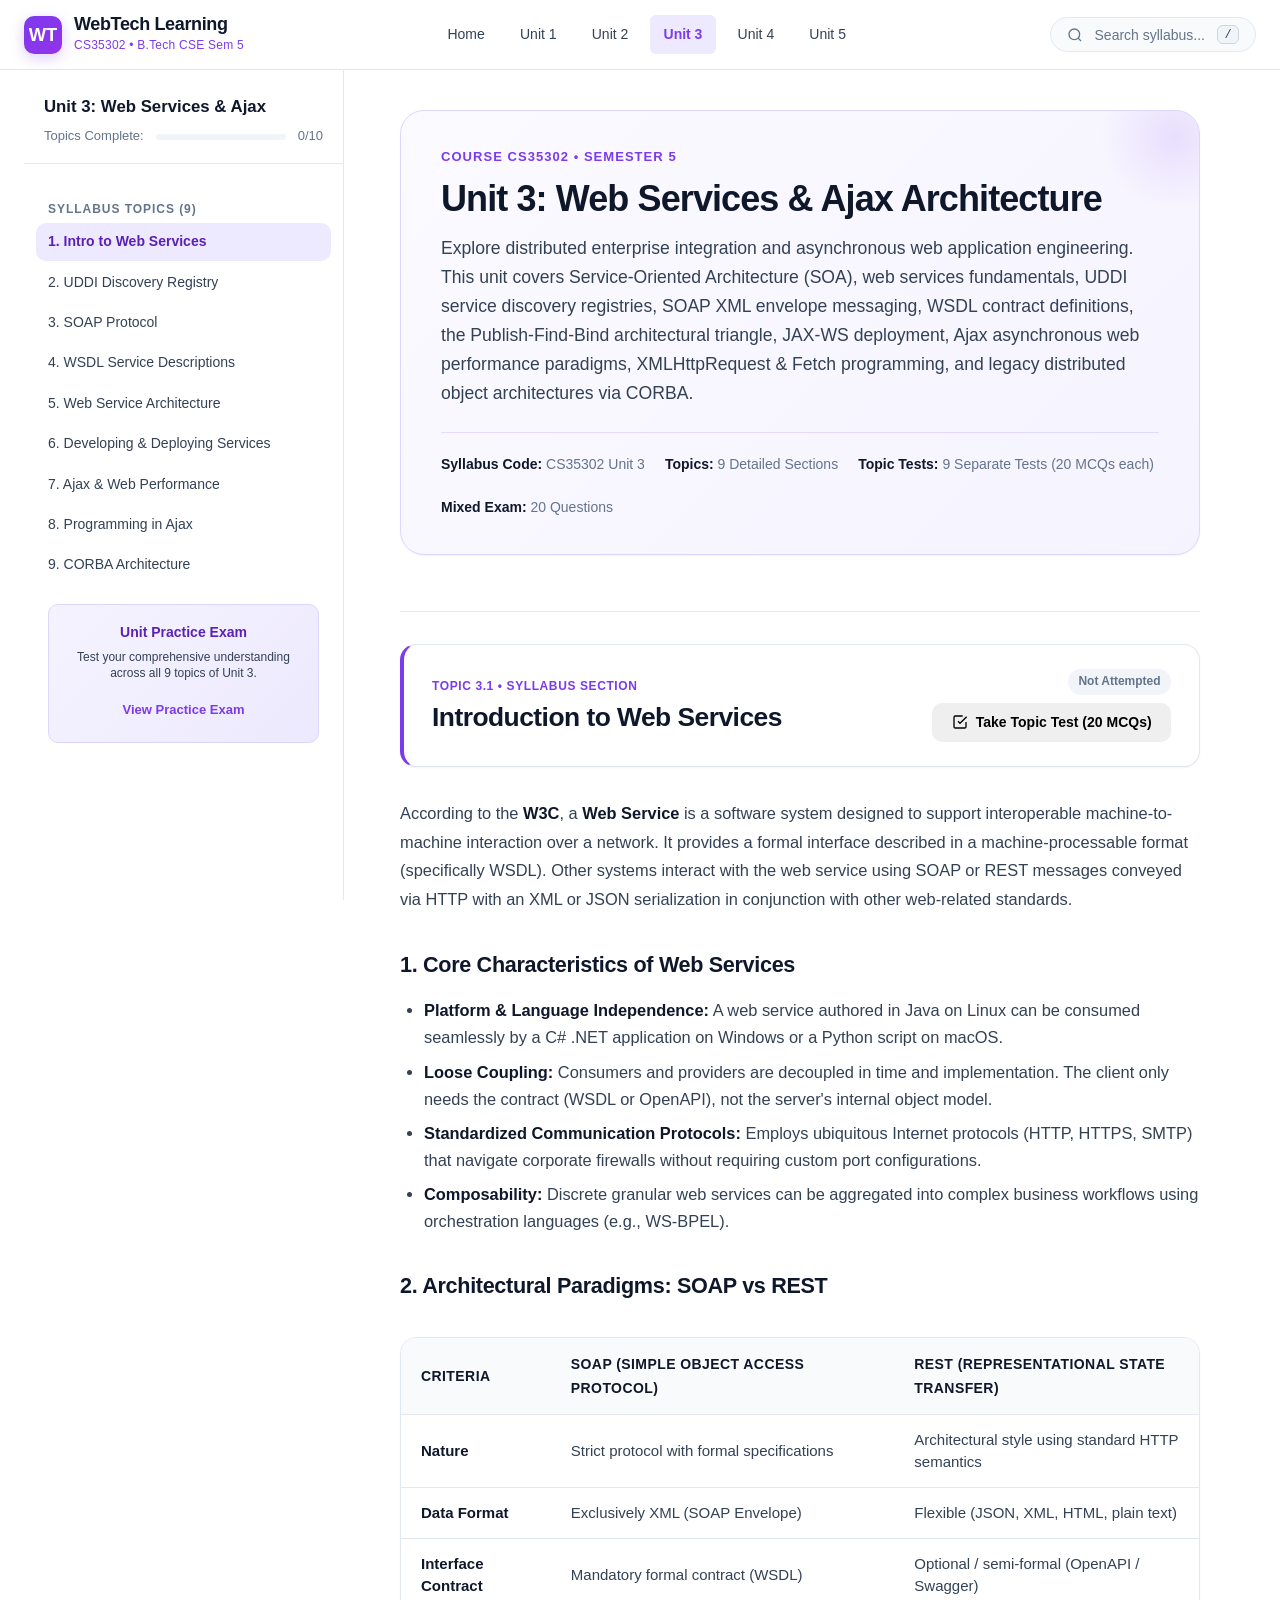
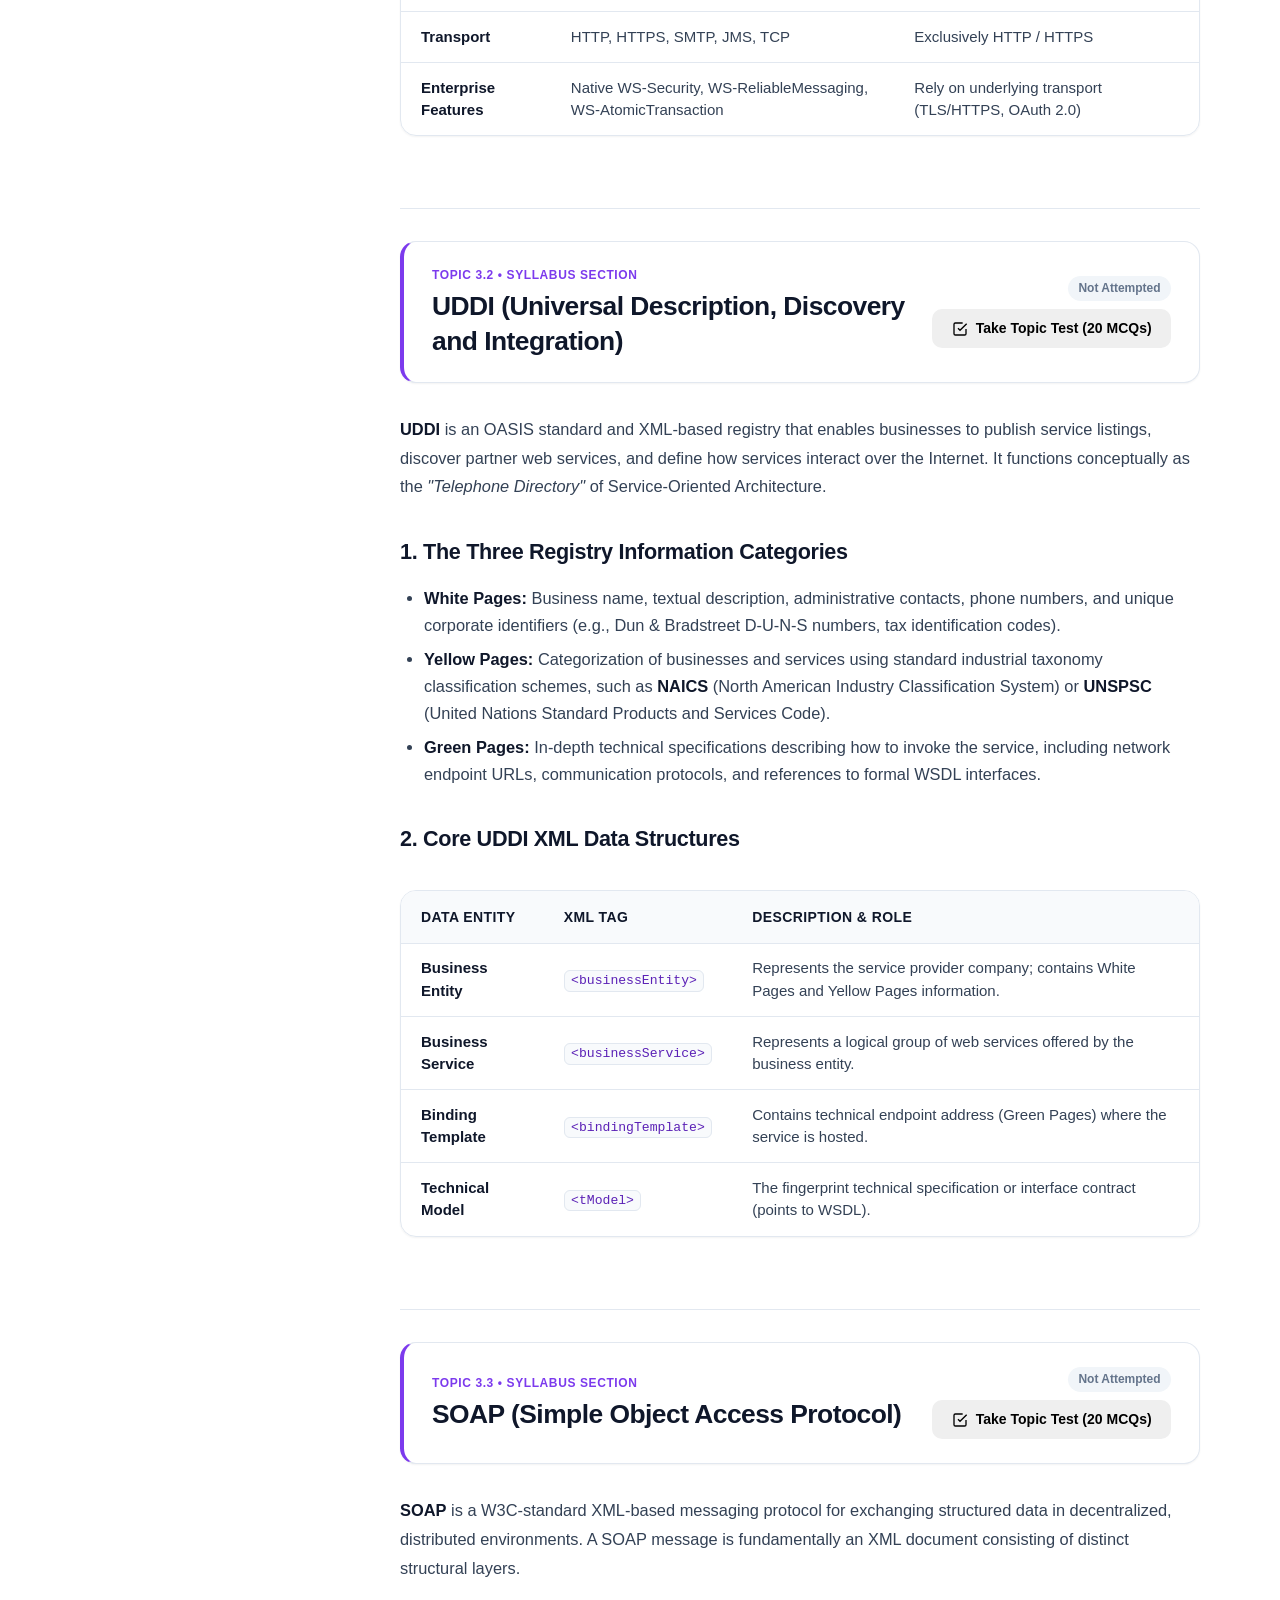
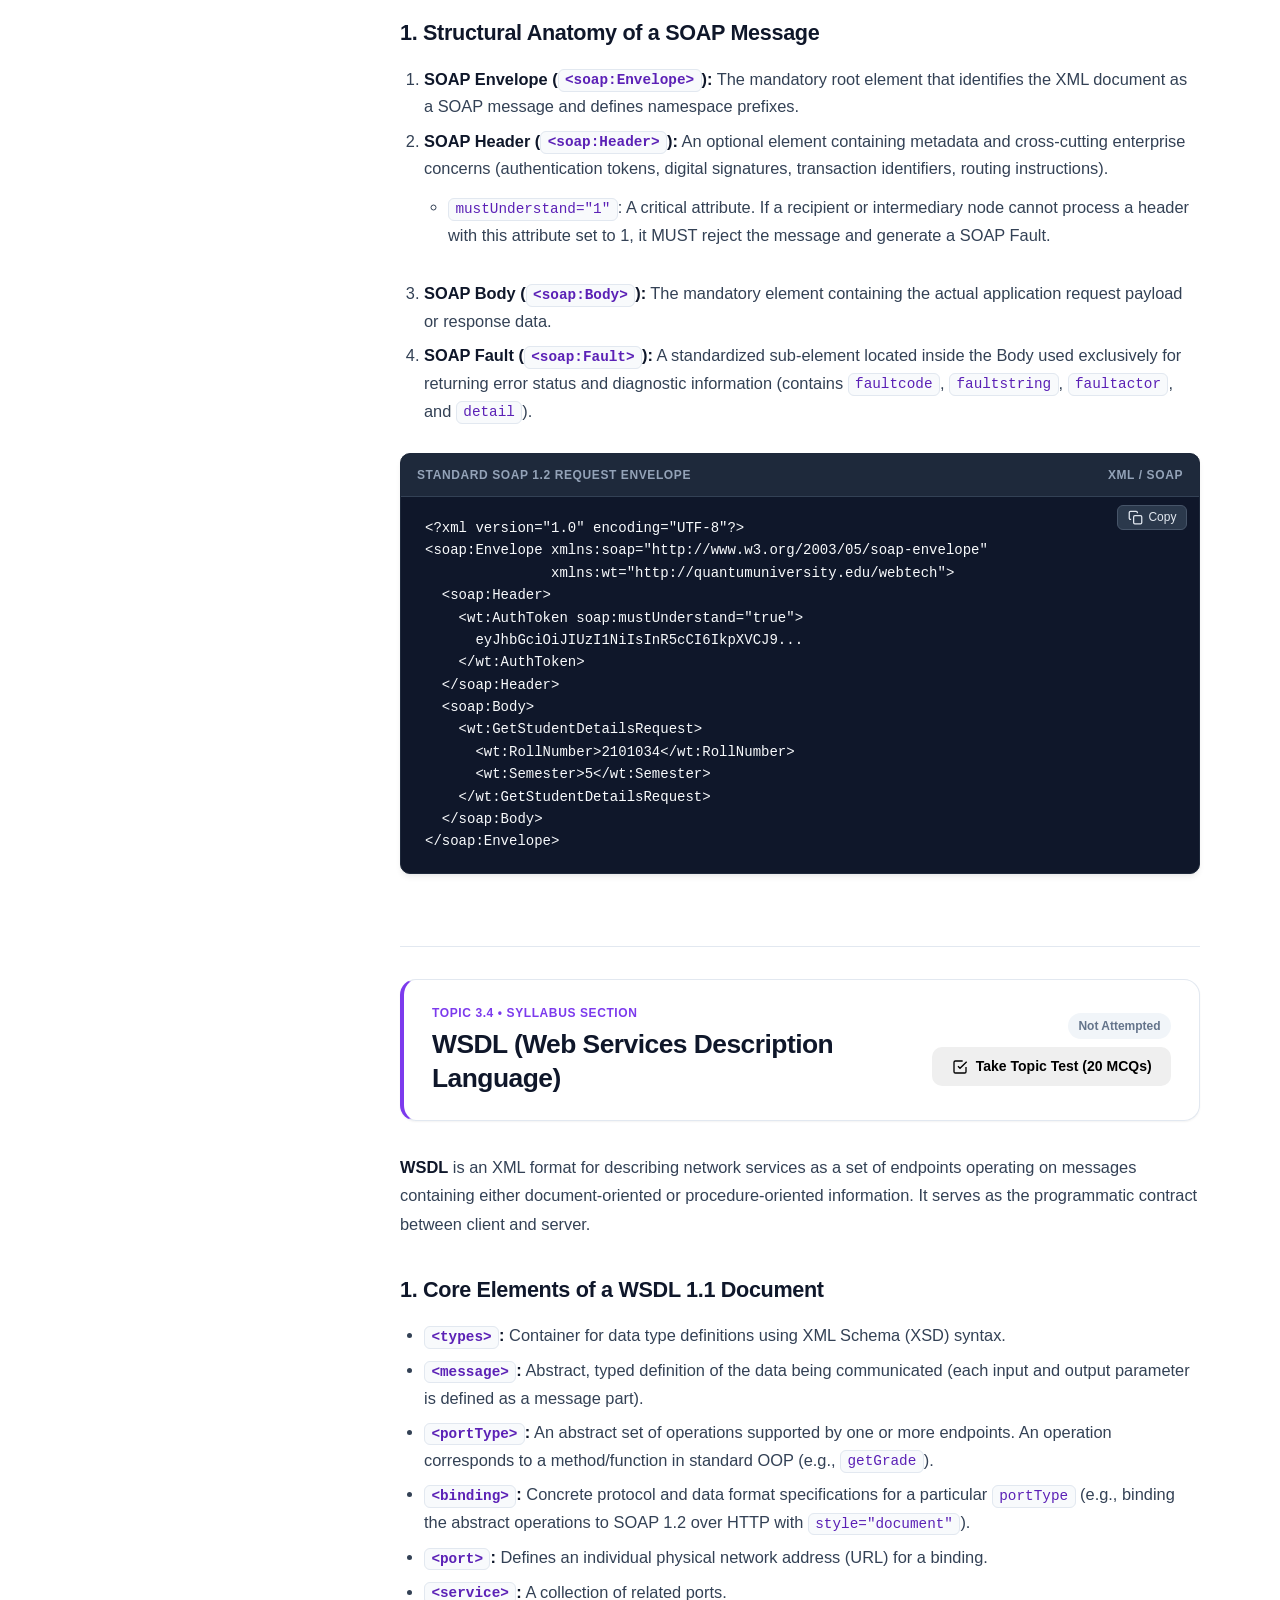
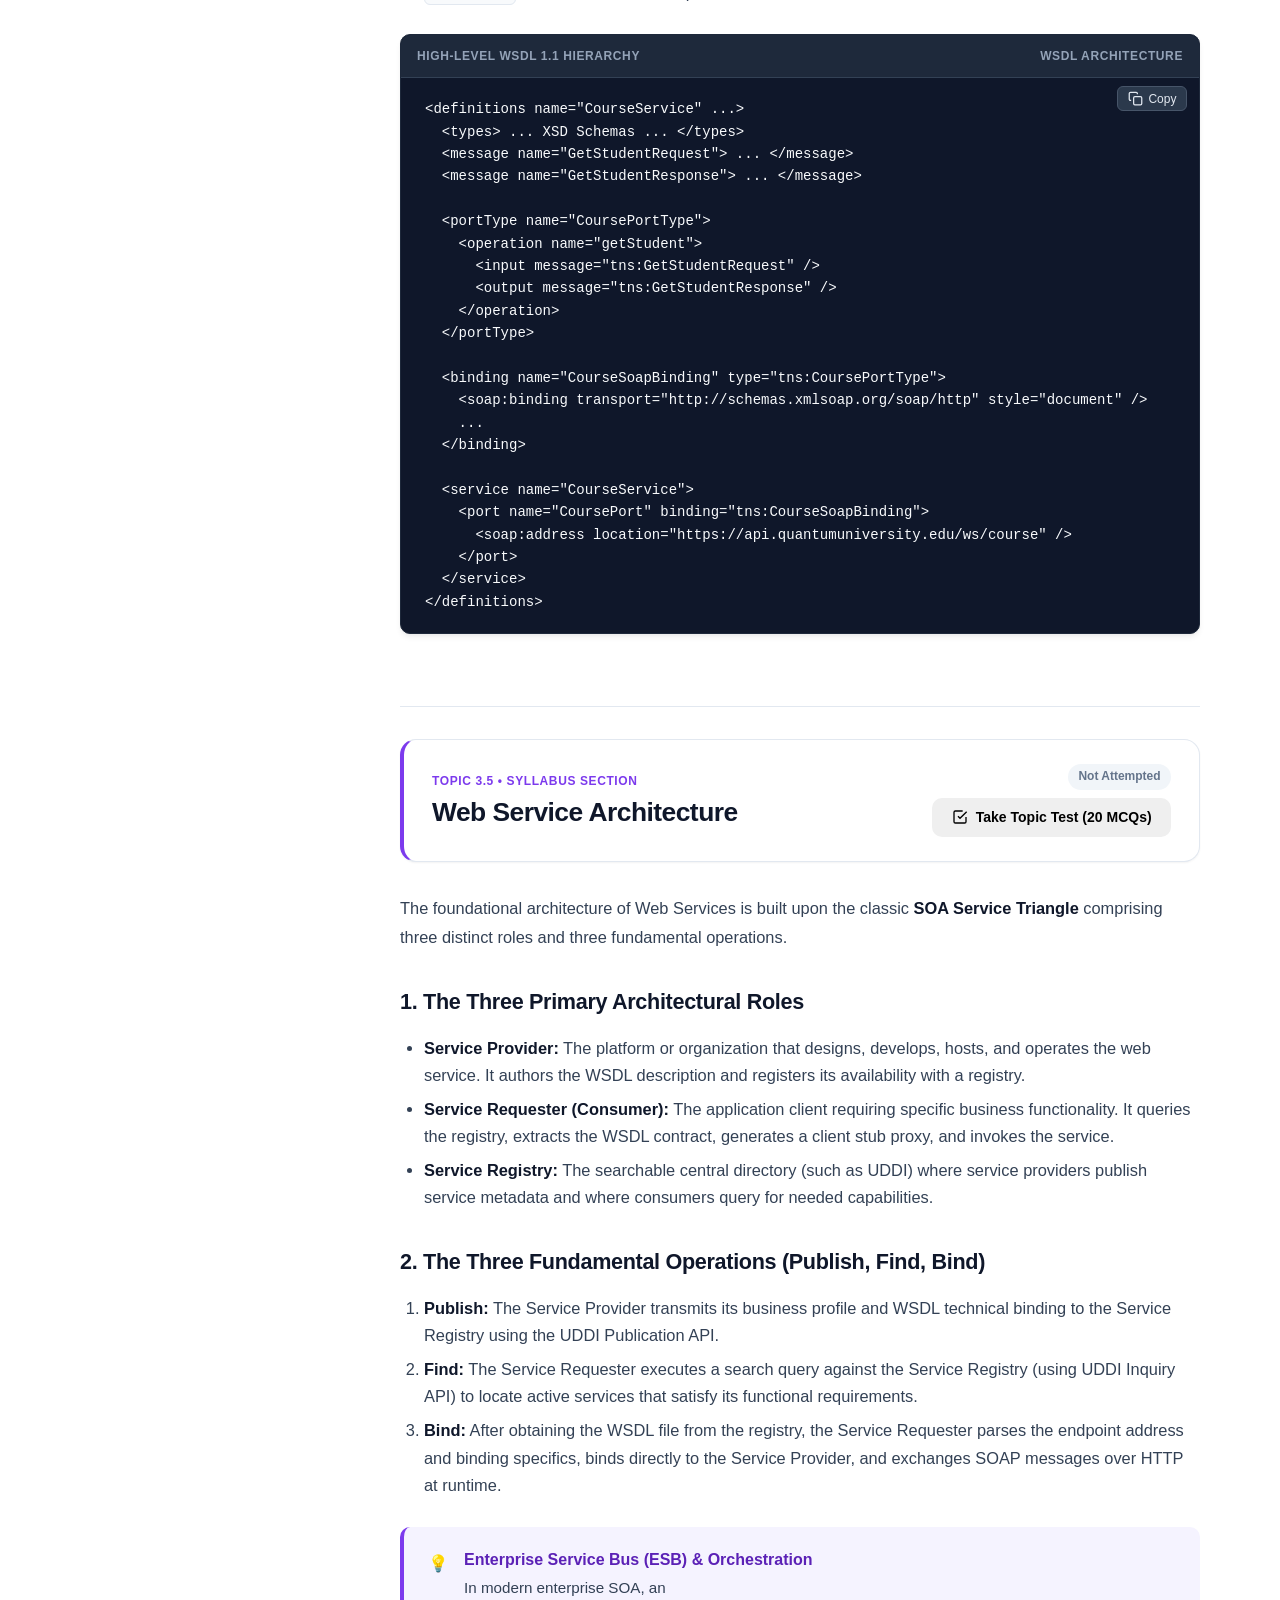
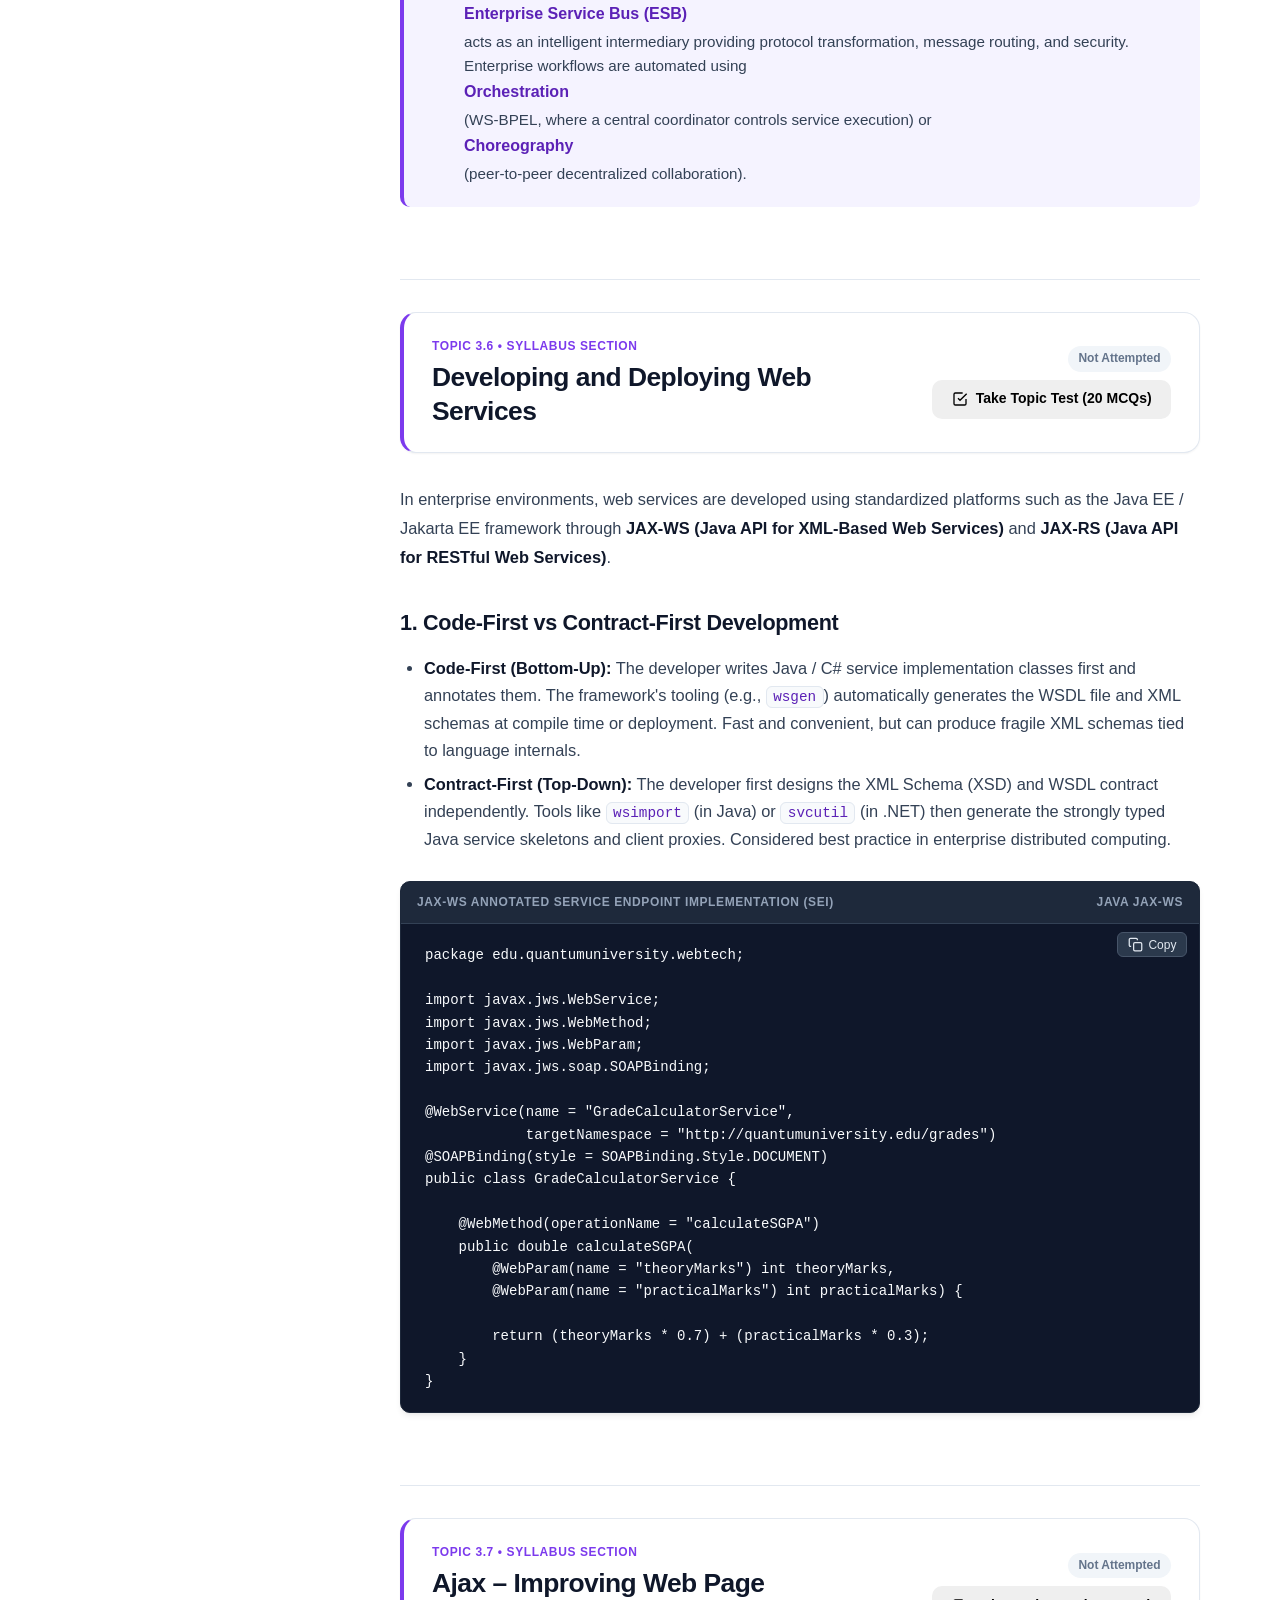
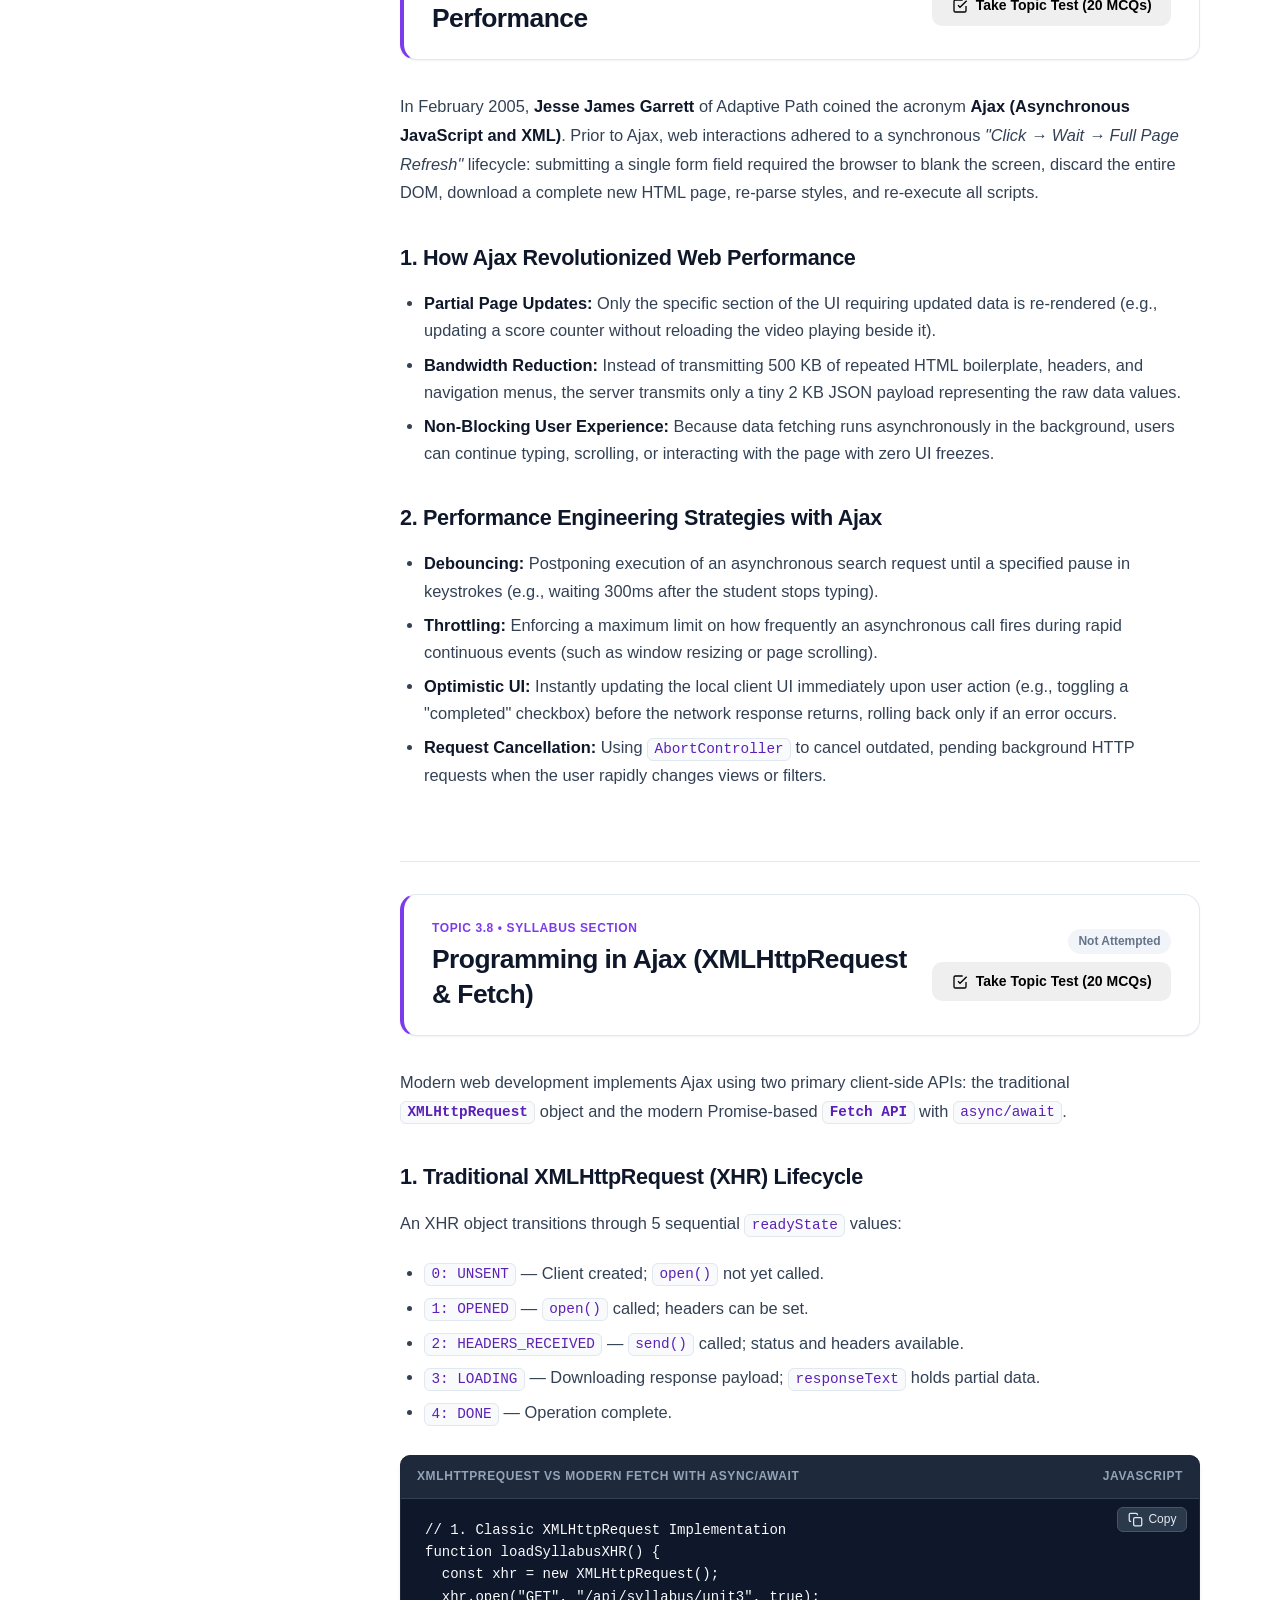
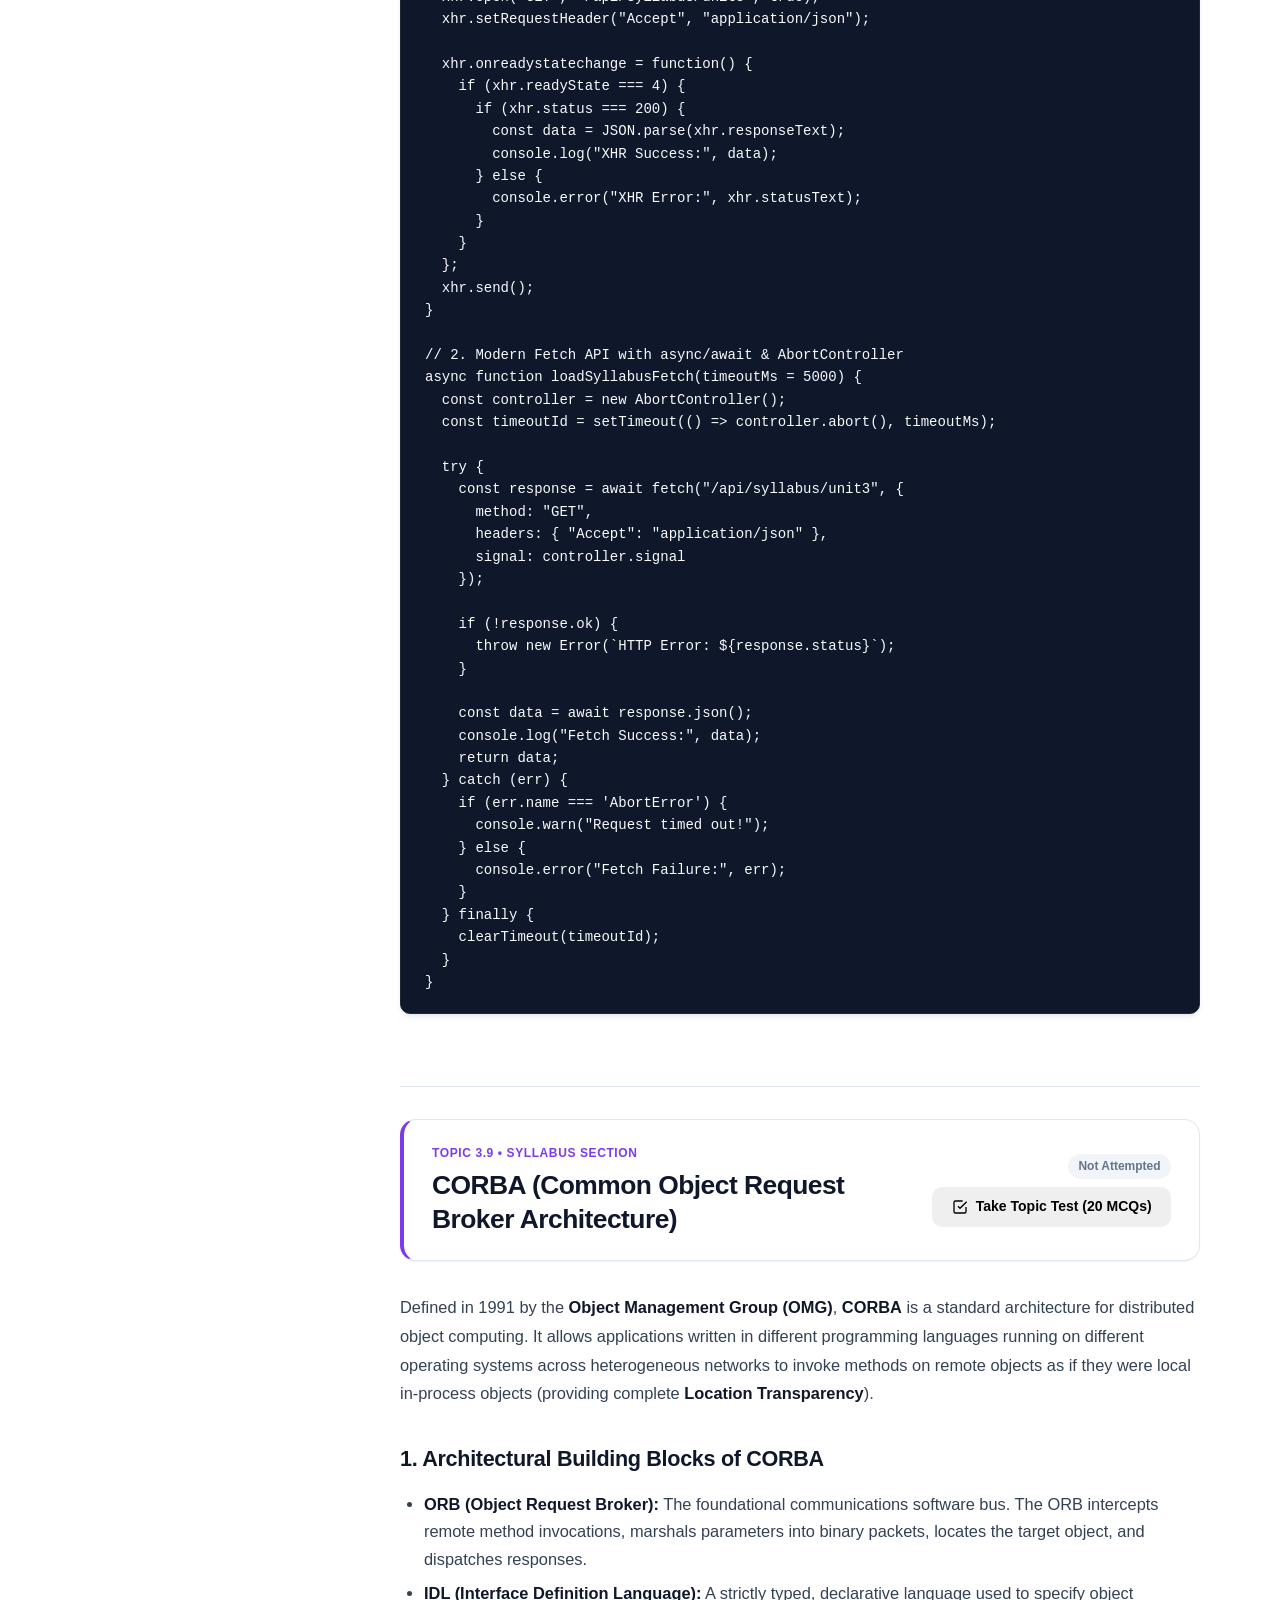
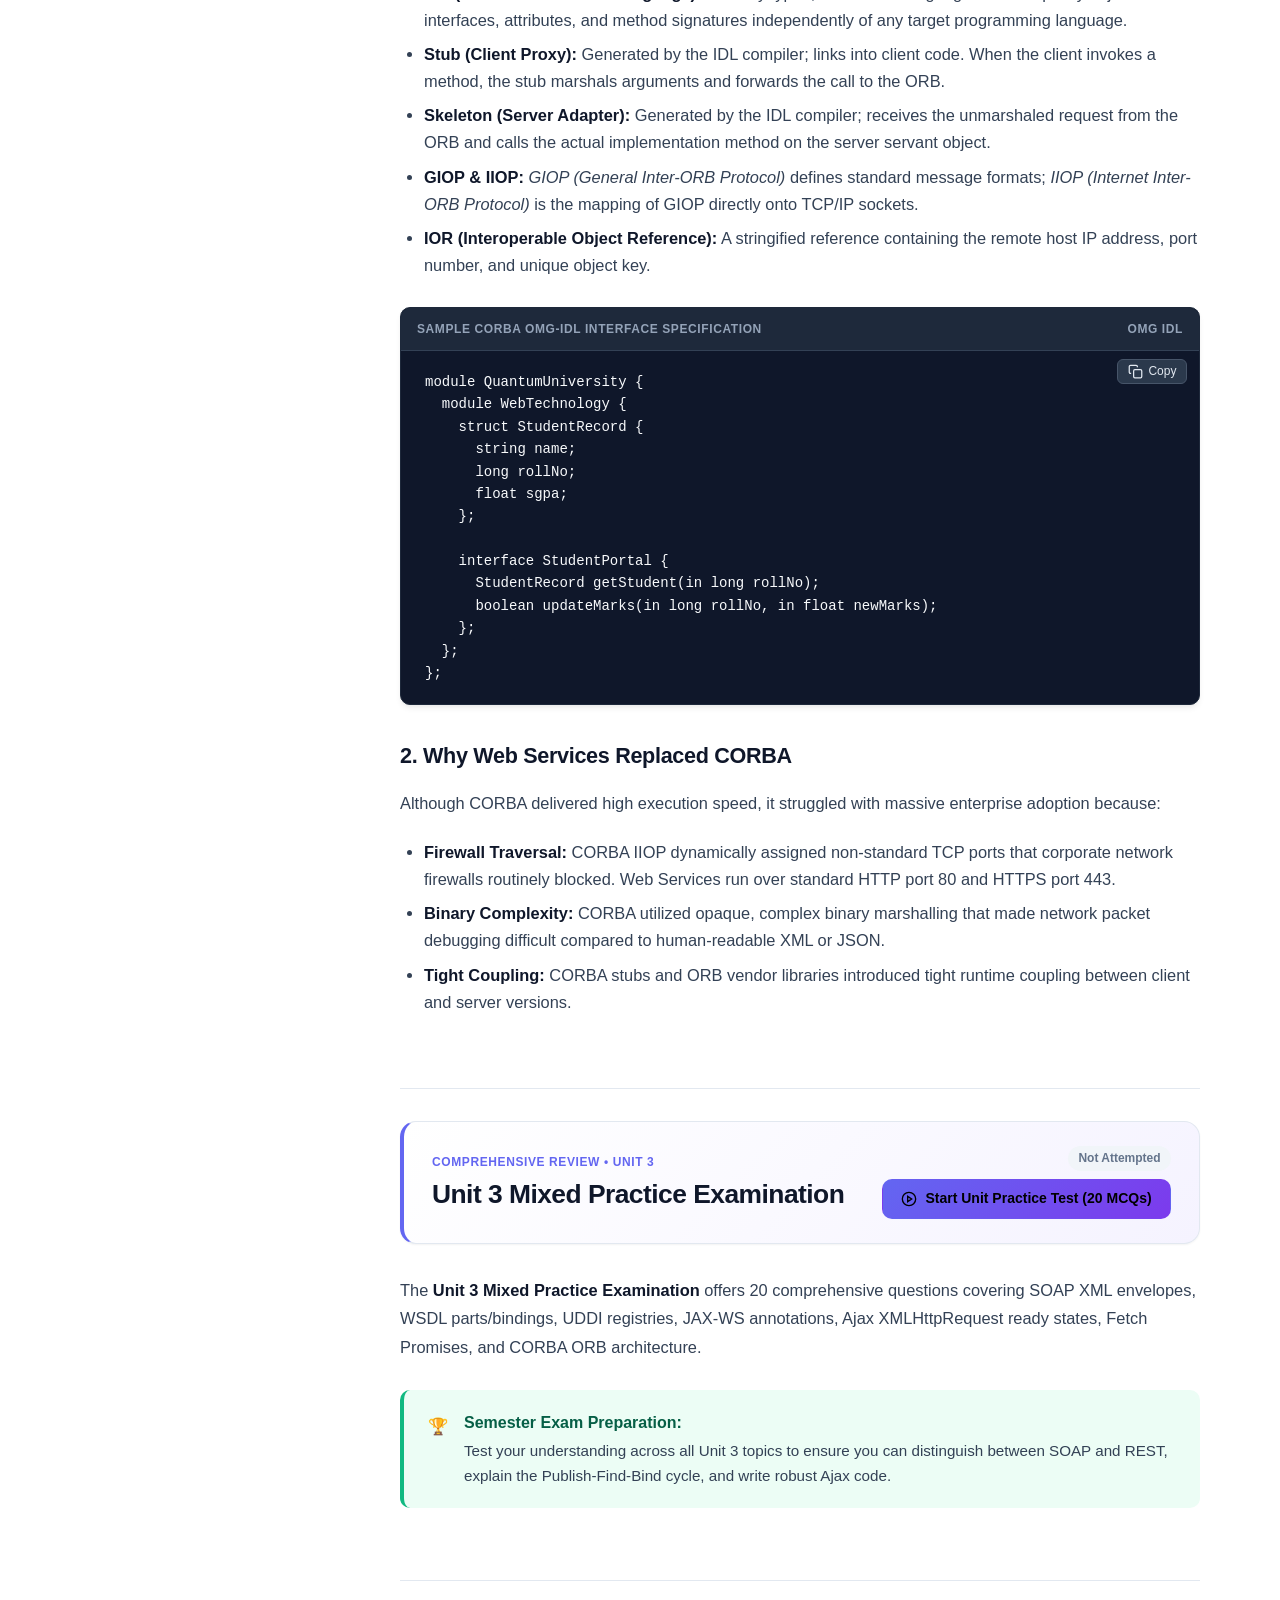
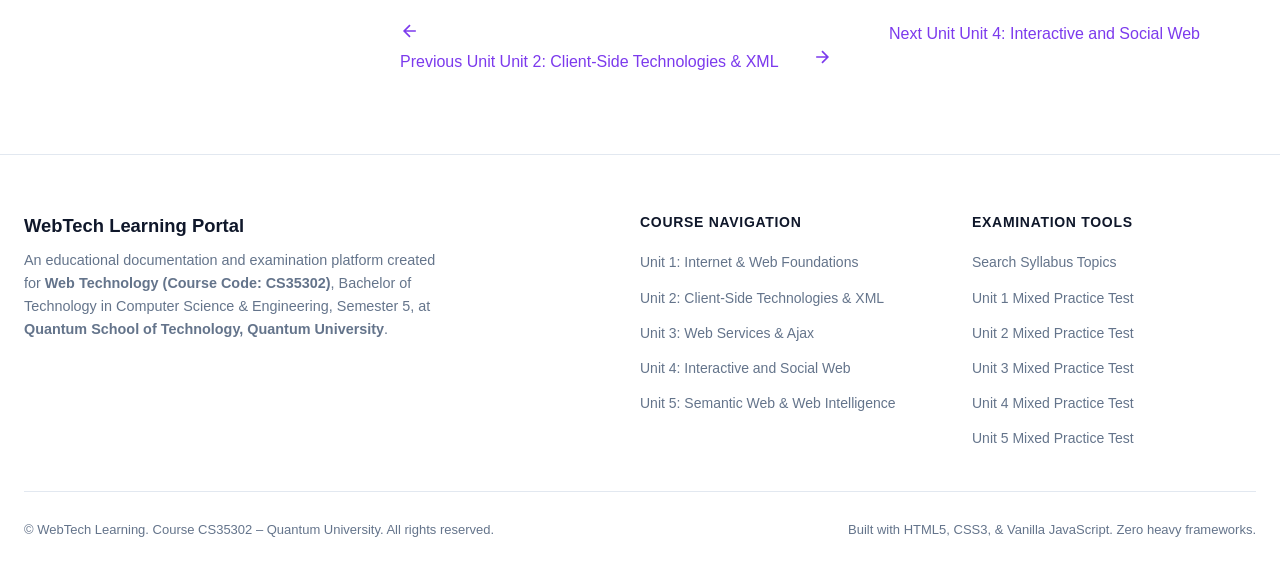
<file: unit3.html>
<!DOCTYPE html>
<html lang="en">
<head>
  <meta charset="UTF-8" />
  <meta name="viewport" content="width=device-width, initial-scale=1.0" />
  <title>Unit 3: Web Services &amp; Ajax Architecture – WebTech Learning (CS35302)</title>
  <meta name="description" content="Complete documentation and topic-wise MCQ examination for Unit 3: Web Services & Ajax Architecture. Course CS35302, Quantum University." />
  <link rel="stylesheet" href="css/main.css" />
  <link rel="stylesheet" href="css/documentation.css" />
  <link rel="stylesheet" href="css/test-system.css" />
</head>
<body>
  <!-- Header / Navigation Bar -->
  <header class="wt-navbar">
    <div class="wt-container wt-nav-inner">
      <div class="wt-nav-left">
        <button class="wt-mobile-toggle" id="wt-mobile-menu-btn" aria-label="Toggle Syllabus Menu">
          <svg width="22" height="22" viewBox="0 0 24 24" fill="none" stroke="currentColor" stroke-width="2"><line x1="3" y1="12" x2="21" y2="12"/><line x1="3" y1="6" x2="21" y2="6"/><line x1="3" y1="18" x2="21" y2="18"/></svg>
        </button>
        <a href="index.html" class="wt-brand">
          <div class="wt-brand-logo">WT</div>
          <div class="wt-brand-text">
            <span class="wt-site-title">WebTech Learning</span>
            <span class="wt-course-sub">CS35302 • B.Tech CSE Sem 5</span>
          </div>
        </a>
      </div>

      <nav>
        <ul class="wt-nav-links">
          <li><a href="index.html" class="wt-nav-link">Home</a></li>
          <li><a href="unit1.html" class="wt-nav-link">Unit 1</a></li>
          <li><a href="unit2.html" class="wt-nav-link">Unit 2</a></li>
          <li><a href="unit3.html" class="wt-nav-link active">Unit 3</a></li>
          <li><a href="unit4.html" class="wt-nav-link">Unit 4</a></li>
          <li><a href="unit5.html" class="wt-nav-link">Unit 5</a></li>
        </ul>
      </nav>

      <div class="wt-nav-right">
        <button class="wt-search-trigger" data-action="open-search" title="Search Syllabus (Press / or Ctrl+K)">
          <svg width="16" height="16" viewBox="0 0 24 24" fill="none" stroke="currentColor" stroke-width="2"><circle cx="11" cy="11" r="8"/><path d="m21 21-4.35-4.35"/></svg>
          <span>Search syllabus...</span>
          <kbd class="wt-search-shortcut">/</kbd>
        </button>
      </div>
    </div>
  </header>

  <div class="wt-sidebar-overlay" id="wt-sidebar-overlay"></div>

  <!-- Documentation Layout Grid -->
  <div class="wt-container wt-doc-layout">
    <!-- Sticky Sidebar Table of Contents -->
    <aside class="wt-sidebar" id="wt-sidebar">
      <div class="wt-sidebar-header">
        <div class="wt-sidebar-unit-title">Unit 3: Web Services &amp; Ajax</div>
        <div class="wt-sidebar-progress-wrap">
          <span>Topics Complete:</span>
          <div class="wt-sidebar-progress-bar">
            <div class="wt-sidebar-progress-fill" id="wt-sidebar-unit3-fill" style="width: 0%;"></div>
          </div>
          <span id="wt-sidebar-unit3-count">0/9</span>
        </div>
      </div>

      <nav class="wt-sidebar-nav">
        <div class="wt-toc-group-label">Syllabus Topics (9)</div>
        <ul class="wt-toc-list">
          <li class="wt-toc-item"><a href="#intro-web-services" class="wt-toc-link"><span>1. Intro to Web Services</span><span class="wt-toc-check" data-toc-key="intro-web-services">✓</span></a></li>
          <li class="wt-toc-item"><a href="#uddi" class="wt-toc-link"><span>2. UDDI Discovery Registry</span><span class="wt-toc-check" data-toc-key="uddi">✓</span></a></li>
          <li class="wt-toc-item"><a href="#soap" class="wt-toc-link"><span>3. SOAP Protocol</span><span class="wt-toc-check" data-toc-key="soap">✓</span></a></li>
          <li class="wt-toc-item"><a href="#wsdl" class="wt-toc-link"><span>4. WSDL Service Descriptions</span><span class="wt-toc-check" data-toc-key="wsdl">✓</span></a></li>
          <li class="wt-toc-item"><a href="#web-service-architecture" class="wt-toc-link"><span>5. Web Service Architecture</span><span class="wt-toc-check" data-toc-key="web-service-architecture">✓</span></a></li>
          <li class="wt-toc-item"><a href="#developing-deploying-web-services" class="wt-toc-link"><span>6. Developing &amp; Deploying Services</span><span class="wt-toc-check" data-toc-key="developing-deploying-web-services">✓</span></a></li>
          <li class="wt-toc-item"><a href="#ajax-performance" class="wt-toc-link"><span>7. Ajax &amp; Web Performance</span><span class="wt-toc-check" data-toc-key="ajax-performance">✓</span></a></li>
          <li class="wt-toc-item"><a href="#programming-ajax" class="wt-toc-link"><span>8. Programming in Ajax</span><span class="wt-toc-check" data-toc-key="programming-ajax">✓</span></a></li>
          <li class="wt-toc-item"><a href="#corba" class="wt-toc-link"><span>9. CORBA Architecture</span><span class="wt-toc-check" data-toc-key="corba">✓</span></a></li>
        </ul>

        <div class="wt-sidebar-test-card">
          <h6>Unit Practice Exam</h6>
          <p>Test your comprehensive understanding across all 9 topics of Unit 3.</p>
          <a href="#unit3-mixed" class="wt-btn wt-btn-sm wt-btn-accent" style="width: 100%; justify-content: center;">
            View Practice Exam
          </a>
        </div>
      </nav>
    </aside>

    <!-- Main Content Area -->
    <main class="wt-doc-content">
      <!-- Unit Banner -->
      <section class="wt-unit-overview-banner">
        <span class="wt-unit-tag">Course CS35302 • Semester 5</span>
        <h1 class="wt-unit-heading">Unit 3: Web Services &amp; Ajax Architecture</h1>
        <p class="wt-unit-lead">
          Explore distributed enterprise integration and asynchronous web application engineering. This unit covers Service-Oriented Architecture (SOA), web services fundamentals, UDDI service discovery registries, SOAP XML envelope messaging, WSDL contract definitions, the Publish-Find-Bind architectural triangle, JAX-WS deployment, Ajax asynchronous web performance paradigms, XMLHttpRequest &amp; Fetch programming, and legacy distributed object architectures via CORBA.
        </p>
        <div class="wt-unit-meta-bar">
          <div><strong>Syllabus Code:</strong> CS35302 Unit 3</div>
          <div><strong>Topics:</strong> 9 Detailed Sections</div>
          <div><strong>Topic Tests:</strong> 9 Separate Tests (20 MCQs each)</div>
          <div><strong>Mixed Exam:</strong> 20 Questions</div>
        </div>
      </section>

      <!-- Topic 1 -->
      <section id="intro-web-services" class="wt-topic-section">
        <div class="wt-topic-header-card">
          <div class="wt-topic-header-info">
            <span class="wt-topic-num">Topic 3.1 • Syllabus Section</span>
            <h2 class="wt-topic-title">Introduction to Web Services</h2>
          </div>
          <div class="wt-topic-actions-right">
            <div class="wt-score-badge" data-badge-key="intro-web-services">
              <span class="badge-pending">Not Attempted</span>
            </div>
            <button class="wt-btn wt-btn-accent" data-unit="3" data-test-key="intro-web-services" data-test-title="Introduction to Web Services">
              <svg width="16" height="16" viewBox="0 0 24 24" fill="none" stroke="currentColor" stroke-width="2"><path d="M9 11l3 3L22 4"/><path d="M21 12v7a2 2 0 0 1-2 2H5a2 2 0 0 1-2-2V5a2 2 0 0 1 2-2h11"/></svg>
              <span>Take Topic Test (20 MCQs)</span>
            </button>
          </div>
        </div>

        <div class="wt-content-block">
          <p>
            According to the <strong>W3C</strong>, a <strong>Web Service</strong> is a software system designed to support interoperable machine-to-machine interaction over a network. It provides a formal interface described in a machine-processable format (specifically WSDL). Other systems interact with the web service using SOAP or REST messages conveyed via HTTP with an XML or JSON serialization in conjunction with other web-related standards.
          </p>

          <h4>1. Core Characteristics of Web Services</h4>
          <ul>
            <li><strong>Platform &amp; Language Independence:</strong> A web service authored in Java on Linux can be consumed seamlessly by a C# .NET application on Windows or a Python script on macOS.</li>
            <li><strong>Loose Coupling:</strong> Consumers and providers are decoupled in time and implementation. The client only needs the contract (WSDL or OpenAPI), not the server's internal object model.</li>
            <li><strong>Standardized Communication Protocols:</strong> Employs ubiquitous Internet protocols (HTTP, HTTPS, SMTP) that navigate corporate firewalls without requiring custom port configurations.</li>
            <li><strong>Composability:</strong> Discrete granular web services can be aggregated into complex business workflows using orchestration languages (e.g., WS-BPEL).</li>
          </ul>

          <h4>2. Architectural Paradigms: SOAP vs REST</h4>
          <div class="wt-table-wrap">
            <table class="wt-table">
              <thead>
                <tr>
                  <th>Criteria</th>
                  <th>SOAP (Simple Object Access Protocol)</th>
                  <th>REST (Representational State Transfer)</th>
                </tr>
              </thead>
              <tbody>
                <tr>
                  <td><strong>Nature</strong></td>
                  <td>Strict protocol with formal specifications</td>
                  <td>Architectural style using standard HTTP semantics</td>
                </tr>
                <tr>
                  <td><strong>Data Format</strong></td>
                  <td>Exclusively XML (SOAP Envelope)</td>
                  <td>Flexible (JSON, XML, HTML, plain text)</td>
                </tr>
                <tr>
                  <td><strong>Interface Contract</strong></td>
                  <td>Mandatory formal contract (WSDL)</td>
                  <td>Optional / semi-formal (OpenAPI / Swagger)</td>
                </tr>
                <tr>
                  <td><strong>Transport</strong></td>
                  <td>HTTP, HTTPS, SMTP, JMS, TCP</td>
                  <td>Exclusively HTTP / HTTPS</td>
                </tr>
                <tr>
                  <td><strong>Enterprise Features</strong></td>
                  <td>Native WS-Security, WS-ReliableMessaging, WS-AtomicTransaction</td>
                  <td>Rely on underlying transport (TLS/HTTPS, OAuth 2.0)</td>
                </tr>
              </tbody>
            </table>
          </div>
        </div>
      </section>

      <!-- Topic 2 -->
      <section id="uddi" class="wt-topic-section">
        <div class="wt-topic-header-card">
          <div class="wt-topic-header-info">
            <span class="wt-topic-num">Topic 3.2 • Syllabus Section</span>
            <h2 class="wt-topic-title">UDDI (Universal Description, Discovery and Integration)</h2>
          </div>
          <div class="wt-topic-actions-right">
            <div class="wt-score-badge" data-badge-key="uddi">
              <span class="badge-pending">Not Attempted</span>
            </div>
            <button class="wt-btn wt-btn-accent" data-unit="3" data-test-key="uddi" data-test-title="UDDI">
              <svg width="16" height="16" viewBox="0 0 24 24" fill="none" stroke="currentColor" stroke-width="2"><path d="M9 11l3 3L22 4"/><path d="M21 12v7a2 2 0 0 1-2 2H5a2 2 0 0 1-2-2V5a2 2 0 0 1 2-2h11"/></svg>
              <span>Take Topic Test (20 MCQs)</span>
            </button>
          </div>
        </div>

        <div class="wt-content-block">
          <p>
            <strong>UDDI</strong> is an OASIS standard and XML-based registry that enables businesses to publish service listings, discover partner web services, and define how services interact over the Internet. It functions conceptually as the <em>"Telephone Directory"</em> of Service-Oriented Architecture.
          </p>

          <h4>1. The Three Registry Information Categories</h4>
          <ul>
            <li><strong>White Pages:</strong> Business name, textual description, administrative contacts, phone numbers, and unique corporate identifiers (e.g., Dun &amp; Bradstreet D-U-N-S numbers, tax identification codes).</li>
            <li><strong>Yellow Pages:</strong> Categorization of businesses and services using standard industrial taxonomy classification schemes, such as <strong>NAICS</strong> (North American Industry Classification System) or <strong>UNSPSC</strong> (United Nations Standard Products and Services Code).</li>
            <li><strong>Green Pages:</strong> In-depth technical specifications describing how to invoke the service, including network endpoint URLs, communication protocols, and references to formal WSDL interfaces.</li>
          </ul>

          <h4>2. Core UDDI XML Data Structures</h4>
          <div class="wt-table-wrap">
            <table class="wt-table">
              <thead>
                <tr>
                  <th>Data Entity</th>
                  <th>XML Tag</th>
                  <th>Description &amp; Role</th>
                </tr>
              </thead>
              <tbody>
                <tr>
                  <td><strong>Business Entity</strong></td>
                  <td><code>&lt;businessEntity&gt;</code></td>
                  <td>Represents the service provider company; contains White Pages and Yellow Pages information.</td>
                </tr>
                <tr>
                  <td><strong>Business Service</strong></td>
                  <td><code>&lt;businessService&gt;</code></td>
                  <td>Represents a logical group of web services offered by the business entity.</td>
                </tr>
                <tr>
                  <td><strong>Binding Template</strong></td>
                  <td><code>&lt;bindingTemplate&gt;</code></td>
                  <td>Contains technical endpoint address (Green Pages) where the service is hosted.</td>
                </tr>
                <tr>
                  <td><strong>Technical Model</strong></td>
                  <td><code>&lt;tModel&gt;</code></td>
                  <td>The fingerprint technical specification or interface contract (points to WSDL).</td>
                </tr>
              </tbody>
            </table>
          </div>
        </div>
      </section>

      <!-- Topic 3 -->
      <section id="soap" class="wt-topic-section">
        <div class="wt-topic-header-card">
          <div class="wt-topic-header-info">
            <span class="wt-topic-num">Topic 3.3 • Syllabus Section</span>
            <h2 class="wt-topic-title">SOAP (Simple Object Access Protocol)</h2>
          </div>
          <div class="wt-topic-actions-right">
            <div class="wt-score-badge" data-badge-key="soap">
              <span class="badge-pending">Not Attempted</span>
            </div>
            <button class="wt-btn wt-btn-accent" data-unit="3" data-test-key="soap" data-test-title="SOAP">
              <svg width="16" height="16" viewBox="0 0 24 24" fill="none" stroke="currentColor" stroke-width="2"><path d="M9 11l3 3L22 4"/><path d="M21 12v7a2 2 0 0 1-2 2H5a2 2 0 0 1-2-2V5a2 2 0 0 1 2-2h11"/></svg>
              <span>Take Topic Test (20 MCQs)</span>
            </button>
          </div>
        </div>

        <div class="wt-content-block">
          <p>
            <strong>SOAP</strong> is a W3C-standard XML-based messaging protocol for exchanging structured data in decentralized, distributed environments. A SOAP message is fundamentally an XML document consisting of distinct structural layers.
          </p>

          <h4>1. Structural Anatomy of a SOAP Message</h4>
          <ol>
            <li><strong>SOAP Envelope (<code>&lt;soap:Envelope&gt;</code>):</strong> The mandatory root element that identifies the XML document as a SOAP message and defines namespace prefixes.</li>
            <li><strong>SOAP Header (<code>&lt;soap:Header&gt;</code>):</strong> An optional element containing metadata and cross-cutting enterprise concerns (authentication tokens, digital signatures, transaction identifiers, routing instructions).
              <ul>
                <li><code>mustUnderstand="1"</code>: A critical attribute. If a recipient or intermediary node cannot process a header with this attribute set to 1, it MUST reject the message and generate a SOAP Fault.</li>
              </ul>
            </li>
            <li><strong>SOAP Body (<code>&lt;soap:Body&gt;</code>):</strong> The mandatory element containing the actual application request payload or response data.</li>
            <li><strong>SOAP Fault (<code>&lt;soap:Fault&gt;</code>):</strong> A standardized sub-element located inside the Body used exclusively for returning error status and diagnostic information (contains <code>faultcode</code>, <code>faultstring</code>, <code>faultactor</code>, and <code>detail</code>).</li>
          </ol>

          <div class="wt-code-card">
            <div class="wt-code-header">
              <span>Standard SOAP 1.2 Request Envelope</span>
              <span>XML / SOAP</span>
            </div>
            <pre><code>&lt;?xml version="1.0" encoding="UTF-8"?&gt;
&lt;soap:Envelope xmlns:soap="http://www.w3.org/2003/05/soap-envelope"
               xmlns:wt="http://quantumuniversity.edu/webtech"&gt;
  &lt;soap:Header&gt;
    &lt;wt:AuthToken soap:mustUnderstand="true"&gt;
      eyJhbGciOiJIUzI1NiIsInR5cCI6IkpXVCJ9...
    &lt;/wt:AuthToken&gt;
  &lt;/soap:Header&gt;
  &lt;soap:Body&gt;
    &lt;wt:GetStudentDetailsRequest&gt;
      &lt;wt:RollNumber&gt;2101034&lt;/wt:RollNumber&gt;
      &lt;wt:Semester&gt;5&lt;/wt:Semester&gt;
    &lt;/wt:GetStudentDetailsRequest&gt;
  &lt;/soap:Body&gt;
&lt;/soap:Envelope&gt;</code></pre>
          </div>
        </div>
      </section>

      <!-- Topic 4 -->
      <section id="wsdl" class="wt-topic-section">
        <div class="wt-topic-header-card">
          <div class="wt-topic-header-info">
            <span class="wt-topic-num">Topic 3.4 • Syllabus Section</span>
            <h2 class="wt-topic-title">WSDL (Web Services Description Language)</h2>
          </div>
          <div class="wt-topic-actions-right">
            <div class="wt-score-badge" data-badge-key="wsdl">
              <span class="badge-pending">Not Attempted</span>
            </div>
            <button class="wt-btn wt-btn-accent" data-unit="3" data-test-key="wsdl" data-test-title="WSDL">
              <svg width="16" height="16" viewBox="0 0 24 24" fill="none" stroke="currentColor" stroke-width="2"><path d="M9 11l3 3L22 4"/><path d="M21 12v7a2 2 0 0 1-2 2H5a2 2 0 0 1-2-2V5a2 2 0 0 1 2-2h11"/></svg>
              <span>Take Topic Test (20 MCQs)</span>
            </button>
          </div>
        </div>

        <div class="wt-content-block">
          <p>
            <strong>WSDL</strong> is an XML format for describing network services as a set of endpoints operating on messages containing either document-oriented or procedure-oriented information. It serves as the programmatic contract between client and server.
          </p>

          <h4>1. Core Elements of a WSDL 1.1 Document</h4>
          <ul>
            <li><strong><code>&lt;types&gt;</code>:</strong> Container for data type definitions using XML Schema (XSD) syntax.</li>
            <li><strong><code>&lt;message&gt;</code>:</strong> Abstract, typed definition of the data being communicated (each input and output parameter is defined as a message part).</li>
            <li><strong><code>&lt;portType&gt;</code>:</strong> An abstract set of operations supported by one or more endpoints. An operation corresponds to a method/function in standard OOP (e.g., <code>getGrade</code>).</li>
            <li><strong><code>&lt;binding&gt;</code>:</strong> Concrete protocol and data format specifications for a particular <code>portType</code> (e.g., binding the abstract operations to SOAP 1.2 over HTTP with <code>style="document"</code>).</li>
            <li><strong><code>&lt;port&gt;</code>:</strong> Defines an individual physical network address (URL) for a binding.</li>
            <li><strong><code>&lt;service&gt;</code>:</strong> A collection of related ports.</li>
          </ul>

          <div class="wt-code-card">
            <div class="wt-code-header">
              <span>High-Level WSDL 1.1 Hierarchy</span>
              <span>WSDL Architecture</span>
            </div>
            <pre><code>&lt;definitions name="CourseService" ...&gt;
  &lt;types&gt; ... XSD Schemas ... &lt;/types&gt;
  &lt;message name="GetStudentRequest"&gt; ... &lt;/message&gt;
  &lt;message name="GetStudentResponse"&gt; ... &lt;/message&gt;
  
  &lt;portType name="CoursePortType"&gt;
    &lt;operation name="getStudent"&gt;
      &lt;input message="tns:GetStudentRequest" /&gt;
      &lt;output message="tns:GetStudentResponse" /&gt;
    &lt;/operation&gt;
  &lt;/portType&gt;
  
  &lt;binding name="CourseSoapBinding" type="tns:CoursePortType"&gt;
    &lt;soap:binding transport="http://schemas.xmlsoap.org/soap/http" style="document" /&gt;
    ...
  &lt;/binding&gt;
  
  &lt;service name="CourseService"&gt;
    &lt;port name="CoursePort" binding="tns:CourseSoapBinding"&gt;
      &lt;soap:address location="https://api.quantumuniversity.edu/ws/course" /&gt;
    &lt;/port&gt;
  &lt;/service&gt;
&lt;/definitions&gt;</code></pre>
          </div>
        </div>
      </section>

      <!-- Topic 5 -->
      <section id="web-service-architecture" class="wt-topic-section">
        <div class="wt-topic-header-card">
          <div class="wt-topic-header-info">
            <span class="wt-topic-num">Topic 3.5 • Syllabus Section</span>
            <h2 class="wt-topic-title">Web Service Architecture</h2>
          </div>
          <div class="wt-topic-actions-right">
            <div class="wt-score-badge" data-badge-key="web-service-architecture">
              <span class="badge-pending">Not Attempted</span>
            </div>
            <button class="wt-btn wt-btn-accent" data-unit="3" data-test-key="web-service-architecture" data-test-title="Web Service Architecture">
              <svg width="16" height="16" viewBox="0 0 24 24" fill="none" stroke="currentColor" stroke-width="2"><path d="M9 11l3 3L22 4"/><path d="M21 12v7a2 2 0 0 1-2 2H5a2 2 0 0 1-2-2V5a2 2 0 0 1 2-2h11"/></svg>
              <span>Take Topic Test (20 MCQs)</span>
            </button>
          </div>
        </div>

        <div class="wt-content-block">
          <p>
            The foundational architecture of Web Services is built upon the classic <strong>SOA Service Triangle</strong> comprising three distinct roles and three fundamental operations.
          </p>

          <h4>1. The Three Primary Architectural Roles</h4>
          <ul>
            <li><strong>Service Provider:</strong> The platform or organization that designs, develops, hosts, and operates the web service. It authors the WSDL description and registers its availability with a registry.</li>
            <li><strong>Service Requester (Consumer):</strong> The application client requiring specific business functionality. It queries the registry, extracts the WSDL contract, generates a client stub proxy, and invokes the service.</li>
            <li><strong>Service Registry:</strong> The searchable central directory (such as UDDI) where service providers publish service metadata and where consumers query for needed capabilities.</li>
          </ul>

          <h4>2. The Three Fundamental Operations (Publish, Find, Bind)</h4>
          <ol>
            <li><strong>Publish:</strong> The Service Provider transmits its business profile and WSDL technical binding to the Service Registry using the UDDI Publication API.</li>
            <li><strong>Find:</strong> The Service Requester executes a search query against the Service Registry (using UDDI Inquiry API) to locate active services that satisfy its functional requirements.</li>
            <li><strong>Bind:</strong> After obtaining the WSDL file from the registry, the Service Requester parses the endpoint address and binding specifics, binds directly to the Service Provider, and exchanges SOAP messages over HTTP at runtime.</li>
          </ol>

          <div class="wt-callout wt-callout-note">
            <div class="wt-callout-icon">💡</div>
            <div class="wt-callout-body">
              <strong>Enterprise Service Bus (ESB) &amp; Orchestration</strong>
              In modern enterprise SOA, an <strong>Enterprise Service Bus (ESB)</strong> acts as an intelligent intermediary providing protocol transformation, message routing, and security. Enterprise workflows are automated using <strong>Orchestration</strong> (WS-BPEL, where a central coordinator controls service execution) or <strong>Choreography</strong> (peer-to-peer decentralized collaboration).
            </div>
          </div>
        </div>
      </section>

      <!-- Topic 6 -->
      <section id="developing-deploying-web-services" class="wt-topic-section">
        <div class="wt-topic-header-card">
          <div class="wt-topic-header-info">
            <span class="wt-topic-num">Topic 3.6 • Syllabus Section</span>
            <h2 class="wt-topic-title">Developing and Deploying Web Services</h2>
          </div>
          <div class="wt-topic-actions-right">
            <div class="wt-score-badge" data-badge-key="developing-deploying-web-services">
              <span class="badge-pending">Not Attempted</span>
            </div>
            <button class="wt-btn wt-btn-accent" data-unit="3" data-test-key="developing-deploying-web-services" data-test-title="Developing and Deploying Web Services">
              <svg width="16" height="16" viewBox="0 0 24 24" fill="none" stroke="currentColor" stroke-width="2"><path d="M9 11l3 3L22 4"/><path d="M21 12v7a2 2 0 0 1-2 2H5a2 2 0 0 1-2-2V5a2 2 0 0 1 2-2h11"/></svg>
              <span>Take Topic Test (20 MCQs)</span>
            </button>
          </div>
        </div>

        <div class="wt-content-block">
          <p>
            In enterprise environments, web services are developed using standardized platforms such as the Java EE / Jakarta EE framework through <strong>JAX-WS (Java API for XML-Based Web Services)</strong> and <strong>JAX-RS (Java API for RESTful Web Services)</strong>.
          </p>

          <h4>1. Code-First vs Contract-First Development</h4>
          <ul>
            <li><strong>Code-First (Bottom-Up):</strong> The developer writes Java / C# service implementation classes first and annotates them. The framework's tooling (e.g., <code>wsgen</code>) automatically generates the WSDL file and XML schemas at compile time or deployment. Fast and convenient, but can produce fragile XML schemas tied to language internals.</li>
            <li><strong>Contract-First (Top-Down):</strong> The developer first designs the XML Schema (XSD) and WSDL contract independently. Tools like <code>wsimport</code> (in Java) or <code>svcutil</code> (in .NET) then generate the strongly typed Java service skeletons and client proxies. Considered best practice in enterprise distributed computing.</li>
          </ul>

          <div class="wt-code-card">
            <div class="wt-code-header">
              <span>JAX-WS Annotated Service Endpoint Implementation (SEI)</span>
              <span>Java JAX-WS</span>
            </div>
            <pre><code>package edu.quantumuniversity.webtech;

import javax.jws.WebService;
import javax.jws.WebMethod;
import javax.jws.WebParam;
import javax.jws.soap.SOAPBinding;

@WebService(name = "GradeCalculatorService",
            targetNamespace = "http://quantumuniversity.edu/grades")
@SOAPBinding(style = SOAPBinding.Style.DOCUMENT)
public class GradeCalculatorService {

    @WebMethod(operationName = "calculateSGPA")
    public double calculateSGPA(
        @WebParam(name = "theoryMarks") int theoryMarks,
        @WebParam(name = "practicalMarks") int practicalMarks) {
        
        return (theoryMarks * 0.7) + (practicalMarks * 0.3);
    }
}</code></pre>
          </div>
        </div>
      </section>

      <!-- Topic 7 -->
      <section id="ajax-performance" class="wt-topic-section">
        <div class="wt-topic-header-card">
          <div class="wt-topic-header-info">
            <span class="wt-topic-num">Topic 3.7 • Syllabus Section</span>
            <h2 class="wt-topic-title">Ajax – Improving Web Page Performance</h2>
          </div>
          <div class="wt-topic-actions-right">
            <div class="wt-score-badge" data-badge-key="ajax-performance">
              <span class="badge-pending">Not Attempted</span>
            </div>
            <button class="wt-btn wt-btn-accent" data-unit="3" data-test-key="ajax-performance" data-test-title="Ajax – Improving Web Page Performance">
              <svg width="16" height="16" viewBox="0 0 24 24" fill="none" stroke="currentColor" stroke-width="2"><path d="M9 11l3 3L22 4"/><path d="M21 12v7a2 2 0 0 1-2 2H5a2 2 0 0 1-2-2V5a2 2 0 0 1 2-2h11"/></svg>
              <span>Take Topic Test (20 MCQs)</span>
            </button>
          </div>
        </div>

        <div class="wt-content-block">
          <p>
            In February 2005, <strong>Jesse James Garrett</strong> of Adaptive Path coined the acronym <strong>Ajax (Asynchronous JavaScript and XML)</strong>. Prior to Ajax, web interactions adhered to a synchronous <em>"Click &rarr; Wait &rarr; Full Page Refresh"</em> lifecycle: submitting a single form field required the browser to blank the screen, discard the entire DOM, download a complete new HTML page, re-parse styles, and re-execute all scripts.
          </p>

          <h4>1. How Ajax Revolutionized Web Performance</h4>
          <ul>
            <li><strong>Partial Page Updates:</strong> Only the specific section of the UI requiring updated data is re-rendered (e.g., updating a score counter without reloading the video playing beside it).</li>
            <li><strong>Bandwidth Reduction:</strong> Instead of transmitting 500 KB of repeated HTML boilerplate, headers, and navigation menus, the server transmits only a tiny 2 KB JSON payload representing the raw data values.</li>
            <li><strong>Non-Blocking User Experience:</strong> Because data fetching runs asynchronously in the background, users can continue typing, scrolling, or interacting with the page with zero UI freezes.</li>
          </ul>

          <h4>2. Performance Engineering Strategies with Ajax</h4>
          <ul>
            <li><strong>Debouncing:</strong> Postponing execution of an asynchronous search request until a specified pause in keystrokes (e.g., waiting 300ms after the student stops typing).</li>
            <li><strong>Throttling:</strong> Enforcing a maximum limit on how frequently an asynchronous call fires during rapid continuous events (such as window resizing or page scrolling).</li>
            <li><strong>Optimistic UI:</strong> Instantly updating the local client UI immediately upon user action (e.g., toggling a "completed" checkbox) before the network response returns, rolling back only if an error occurs.</li>
            <li><strong>Request Cancellation:</strong> Using <code>AbortController</code> to cancel outdated, pending background HTTP requests when the user rapidly changes views or filters.</li>
          </ul>
        </div>
      </section>

      <!-- Topic 8 -->
      <section id="programming-ajax" class="wt-topic-section">
        <div class="wt-topic-header-card">
          <div class="wt-topic-header-info">
            <span class="wt-topic-num">Topic 3.8 • Syllabus Section</span>
            <h2 class="wt-topic-title">Programming in Ajax (XMLHttpRequest &amp; Fetch)</h2>
          </div>
          <div class="wt-topic-actions-right">
            <div class="wt-score-badge" data-badge-key="programming-ajax">
              <span class="badge-pending">Not Attempted</span>
            </div>
            <button class="wt-btn wt-btn-accent" data-unit="3" data-test-key="programming-ajax" data-test-title="Programming in Ajax">
              <svg width="16" height="16" viewBox="0 0 24 24" fill="none" stroke="currentColor" stroke-width="2"><path d="M9 11l3 3L22 4"/><path d="M21 12v7a2 2 0 0 1-2 2H5a2 2 0 0 1-2-2V5a2 2 0 0 1 2-2h11"/></svg>
              <span>Take Topic Test (20 MCQs)</span>
            </button>
          </div>
        </div>

        <div class="wt-content-block">
          <p>
            Modern web development implements Ajax using two primary client-side APIs: the traditional <strong><code>XMLHttpRequest</code></strong> object and the modern Promise-based <strong><code>Fetch API</code></strong> with <code>async/await</code>.
          </p>

          <h4>1. Traditional XMLHttpRequest (XHR) Lifecycle</h4>
          <p>
            An XHR object transitions through 5 sequential <code>readyState</code> values:
          </p>
          <ul>
            <li><code>0: UNSENT</code> &mdash; Client created; <code>open()</code> not yet called.</li>
            <li><code>1: OPENED</code> &mdash; <code>open()</code> called; headers can be set.</li>
            <li><code>2: HEADERS_RECEIVED</code> &mdash; <code>send()</code> called; status and headers available.</li>
            <li><code>3: LOADING</code> &mdash; Downloading response payload; <code>responseText</code> holds partial data.</li>
            <li><code>4: DONE</code> &mdash; Operation complete.</li>
          </ul>

          <div class="wt-code-card">
            <div class="wt-code-header">
              <span>XMLHttpRequest vs Modern Fetch with async/await</span>
              <span>JavaScript</span>
            </div>
            <pre><code>// 1. Classic XMLHttpRequest Implementation
function loadSyllabusXHR() {
  const xhr = new XMLHttpRequest();
  xhr.open("GET", "/api/syllabus/unit3", true);
  xhr.setRequestHeader("Accept", "application/json");

  xhr.onreadystatechange = function() {
    if (xhr.readyState === 4) {
      if (xhr.status === 200) {
        const data = JSON.parse(xhr.responseText);
        console.log("XHR Success:", data);
      } else {
        console.error("XHR Error:", xhr.statusText);
      }
    }
  };
  xhr.send();
}

// 2. Modern Fetch API with async/await & AbortController
async function loadSyllabusFetch(timeoutMs = 5000) {
  const controller = new AbortController();
  const timeoutId = setTimeout(() => controller.abort(), timeoutMs);

  try {
    const response = await fetch("/api/syllabus/unit3", {
      method: "GET",
      headers: { "Accept": "application/json" },
      signal: controller.signal
    });

    if (!response.ok) {
      throw new Error(`HTTP Error: ${response.status}`);
    }

    const data = await response.json();
    console.log("Fetch Success:", data);
    return data;
  } catch (err) {
    if (err.name === 'AbortError') {
      console.warn("Request timed out!");
    } else {
      console.error("Fetch Failure:", err);
    }
  } finally {
    clearTimeout(timeoutId);
  }
}</code></pre>
          </div>
        </div>
      </section>

      <!-- Topic 9 -->
      <section id="corba" class="wt-topic-section">
        <div class="wt-topic-header-card">
          <div class="wt-topic-header-info">
            <span class="wt-topic-num">Topic 3.9 • Syllabus Section</span>
            <h2 class="wt-topic-title">CORBA (Common Object Request Broker Architecture)</h2>
          </div>
          <div class="wt-topic-actions-right">
            <div class="wt-score-badge" data-badge-key="corba">
              <span class="badge-pending">Not Attempted</span>
            </div>
            <button class="wt-btn wt-btn-accent" data-unit="3" data-test-key="corba" data-test-title="CORBA">
              <svg width="16" height="16" viewBox="0 0 24 24" fill="none" stroke="currentColor" stroke-width="2"><path d="M9 11l3 3L22 4"/><path d="M21 12v7a2 2 0 0 1-2 2H5a2 2 0 0 1-2-2V5a2 2 0 0 1 2-2h11"/></svg>
              <span>Take Topic Test (20 MCQs)</span>
            </button>
          </div>
        </div>

        <div class="wt-content-block">
          <p>
            Defined in 1991 by the <strong>Object Management Group (OMG)</strong>, <strong>CORBA</strong> is a standard architecture for distributed object computing. It allows applications written in different programming languages running on different operating systems across heterogeneous networks to invoke methods on remote objects as if they were local in-process objects (providing complete <strong>Location Transparency</strong>).
          </p>

          <h4>1. Architectural Building Blocks of CORBA</h4>
          <ul>
            <li><strong>ORB (Object Request Broker):</strong> The foundational communications software bus. The ORB intercepts remote method invocations, marshals parameters into binary packets, locates the target object, and dispatches responses.</li>
            <li><strong>IDL (Interface Definition Language):</strong> A strictly typed, declarative language used to specify object interfaces, attributes, and method signatures independently of any target programming language.</li>
            <li><strong>Stub (Client Proxy):</strong> Generated by the IDL compiler; links into client code. When the client invokes a method, the stub marshals arguments and forwards the call to the ORB.</li>
            <li><strong>Skeleton (Server Adapter):</strong> Generated by the IDL compiler; receives the unmarshaled request from the ORB and calls the actual implementation method on the server servant object.</li>
            <li><strong>GIOP &amp; IIOP:</strong> <em>GIOP (General Inter-ORB Protocol)</em> defines standard message formats; <em>IIOP (Internet Inter-ORB Protocol)</em> is the mapping of GIOP directly onto TCP/IP sockets.</li>
            <li><strong>IOR (Interoperable Object Reference):</strong> A stringified reference containing the remote host IP address, port number, and unique object key.</li>
          </ul>

          <div class="wt-code-card">
            <div class="wt-code-header">
              <span>Sample CORBA OMG-IDL Interface Specification</span>
              <span>OMG IDL</span>
            </div>
            <pre><code>module QuantumUniversity {
  module WebTechnology {
    struct StudentRecord {
      string name;
      long rollNo;
      float sgpa;
    };

    interface StudentPortal {
      StudentRecord getStudent(in long rollNo);
      boolean updateMarks(in long rollNo, in float newMarks);
    };
  };
};</code></pre>
          </div>

          <h4>2. Why Web Services Replaced CORBA</h4>
          <p>
            Although CORBA delivered high execution speed, it struggled with massive enterprise adoption because:
          </p>
          <ul>
            <li><strong>Firewall Traversal:</strong> CORBA IIOP dynamically assigned non-standard TCP ports that corporate network firewalls routinely blocked. Web Services run over standard HTTP port 80 and HTTPS port 443.</li>
            <li><strong>Binary Complexity:</strong> CORBA utilized opaque, complex binary marshalling that made network packet debugging difficult compared to human-readable XML or JSON.</li>
            <li><strong>Tight Coupling:</strong> CORBA stubs and ORB vendor libraries introduced tight runtime coupling between client and server versions.</li>
          </ul>
        </div>
      </section>

      <!-- Unit 3 Mixed Practice Test Section -->
      <section id="unit3-mixed" class="wt-topic-section">
        <div class="wt-topic-header-card" style="border-left-color: #6366f1; background: linear-gradient(135deg, #ffffff 0%, #f5f3ff 100%);">
          <div class="wt-topic-header-info">
            <span class="wt-topic-num" style="color: #6366f1;">Comprehensive Review • Unit 3</span>
            <h2 class="wt-topic-title">Unit 3 Mixed Practice Examination</h2>
          </div>
          <div class="wt-topic-actions-right">
            <div class="wt-score-badge" data-badge-key="unit3-mixed">
              <span class="badge-pending">Not Attempted</span>
            </div>
            <button class="wt-btn wt-btn-accent" data-unit="3" data-test-key="unit3-mixed" data-test-title="Unit 3 Comprehensive Practice Test" style="background: linear-gradient(135deg, #6366f1 0%, #7c3aed 100%);">
              <svg width="16" height="16" viewBox="0 0 24 24" fill="none" stroke="currentColor" stroke-width="2"><circle cx="12" cy="12" r="10"/><polygon points="10 8 16 12 10 16 10 8"/></svg>
              <span>Start Unit Practice Test (20 MCQs)</span>
            </button>
          </div>
        </div>

        <div class="wt-content-block">
          <p>
            The <strong>Unit 3 Mixed Practice Examination</strong> offers 20 comprehensive questions covering SOAP XML envelopes, WSDL parts/bindings, UDDI registries, JAX-WS annotations, Ajax XMLHttpRequest ready states, Fetch Promises, and CORBA ORB architecture.
          </p>
          <div class="wt-callout wt-callout-tip">
            <div class="wt-callout-icon">🏆</div>
            <div class="wt-callout-body">
              <strong>Semester Exam Preparation:</strong>
              Test your understanding across all Unit 3 topics to ensure you can distinguish between SOAP and REST, explain the Publish-Find-Bind cycle, and write robust Ajax code.
            </div>
          </div>
        </div>
      </section>

      <!-- Bottom Unit Navigation Pagination -->
      <nav class="wt-unit-pagination">
        <a href="unit2.html" class="wt-pagination-btn">
          <svg width="20" height="20" viewBox="0 0 24 24" fill="none" stroke="currentColor" stroke-width="2"><path d="M19 12H5M12 19l-7-7 7-7"/></svg>
          <div class="wt-pagination-text">
            <span class="wt-pagination-label">Previous Unit</span>
            <span class="wt-pagination-title">Unit 2: Client-Side Technologies &amp; XML</span>
          </div>
        </a>

        <a href="unit4.html" class="wt-pagination-btn wt-pagination-next">
          <div class="wt-pagination-text" style="text-align: right;">
            <span class="wt-pagination-label">Next Unit</span>
            <span class="wt-pagination-title">Unit 4: Interactive and Social Web</span>
          </div>
          <svg width="20" height="20" viewBox="0 0 24 24" fill="none" stroke="currentColor" stroke-width="2"><path d="M5 12h14M12 5l7 7-7 7"/></svg>
        </a>
      </nav>
    </main>
  </div>

  <!-- Footer -->
  <footer class="wt-footer">
    <div class="wt-container">
      <div class="wt-footer-grid">
        <div class="wt-footer-brand">
          <h4>WebTech Learning Portal</h4>
          <p>
            An educational documentation and examination platform created for <strong>Web Technology (Course Code: CS35302)</strong>, Bachelor of Technology in Computer Science &amp; Engineering, Semester 5, at <strong>Quantum School of Technology, Quantum University</strong>.
          </p>
        </div>

        <div class="wt-footer-col">
          <h5>Course Navigation</h5>
          <ul class="wt-footer-links">
            <li><a href="unit1.html">Unit 1: Internet &amp; Web Foundations</a></li>
            <li><a href="unit2.html">Unit 2: Client-Side Technologies &amp; XML</a></li>
            <li><a href="unit3.html">Unit 3: Web Services &amp; Ajax</a></li>
            <li><a href="unit4.html">Unit 4: Interactive and Social Web</a></li>
            <li><a href="unit5.html">Unit 5: Semantic Web &amp; Web Intelligence</a></li>
          </ul>
        </div>

        <div class="wt-footer-col">
          <h5>Examination Tools</h5>
          <ul class="wt-footer-links">
            <li><a href="#" data-action="open-search">Search Syllabus Topics</a></li>
            <li><a href="unit1.html#unit1-mixed">Unit 1 Mixed Practice Test</a></li>
            <li><a href="unit2.html#unit2-mixed">Unit 2 Mixed Practice Test</a></li>
            <li><a href="unit3.html#unit3-mixed">Unit 3 Mixed Practice Test</a></li>
            <li><a href="unit4.html#unit4-mixed">Unit 4 Mixed Practice Test</a></li>
            <li><a href="unit5.html#unit5-mixed">Unit 5 Mixed Practice Test</a></li>
          </ul>
        </div>
      </div>

      <div class="wt-footer-bottom">
        <div>&copy; WebTech Learning. Course CS35302 – Quantum University. All rights reserved.</div>
        <div>Built with HTML5, CSS3, &amp; Vanilla JavaScript. Zero heavy frameworks.</div>
      </div>
    </div>
  </footer>

  <!-- Scripts -->
  <script src="data/search-index.js"></script>
  <script src="data/unit1-questions.js"></script>
  <script src="data/unit2-questions.js"></script>
  <script src="data/unit3-questions.js"></script>
  <script src="data/unit4-questions.js"></script>
  <script src="data/unit5-questions.js"></script>
  <script src="js/storage.js"></script>
  <script src="js/test-engine.js"></script>
  <script src="js/search.js"></script>
  <script src="js/navigation.js"></script>
  <script>
    function updateUnit3Sidebar() {
      if (!window.WebTechStorage) return;
      var stats = window.WebTechStorage.getUnitStats(3);
      var fill = document.getElementById('wt-sidebar-unit3-fill');
      var count = document.getElementById('wt-sidebar-unit3-count');
      if (fill && count) {
        fill.style.width = stats.percentage + '%';
        count.textContent = stats.completedTopics + '/' + stats.totalTopics;
      }
      var topics = [
        'intro-web-services', 'uddi', 'soap', 'wsdl',
        'web-service-architecture', 'developing-deploying-web-services',
        'ajax-performance', 'programming-ajax', 'corba'
      ];
      topics.forEach(function(key) {
        var el = document.querySelector('.wt-toc-check[data-toc-key="' + key + '"]');
        if (el) {
          if (window.WebTechStorage.isCompleted(key)) {
            el.classList.add('completed');
          } else {
            el.classList.remove('completed');
          }
        }
      });
    }
    document.addEventListener('DOMContentLoaded', updateUnit3Sidebar);
    window.addEventListener('webtech:progress_updated', updateUnit3Sidebar);
  </script>
</body>
</html>
</file>
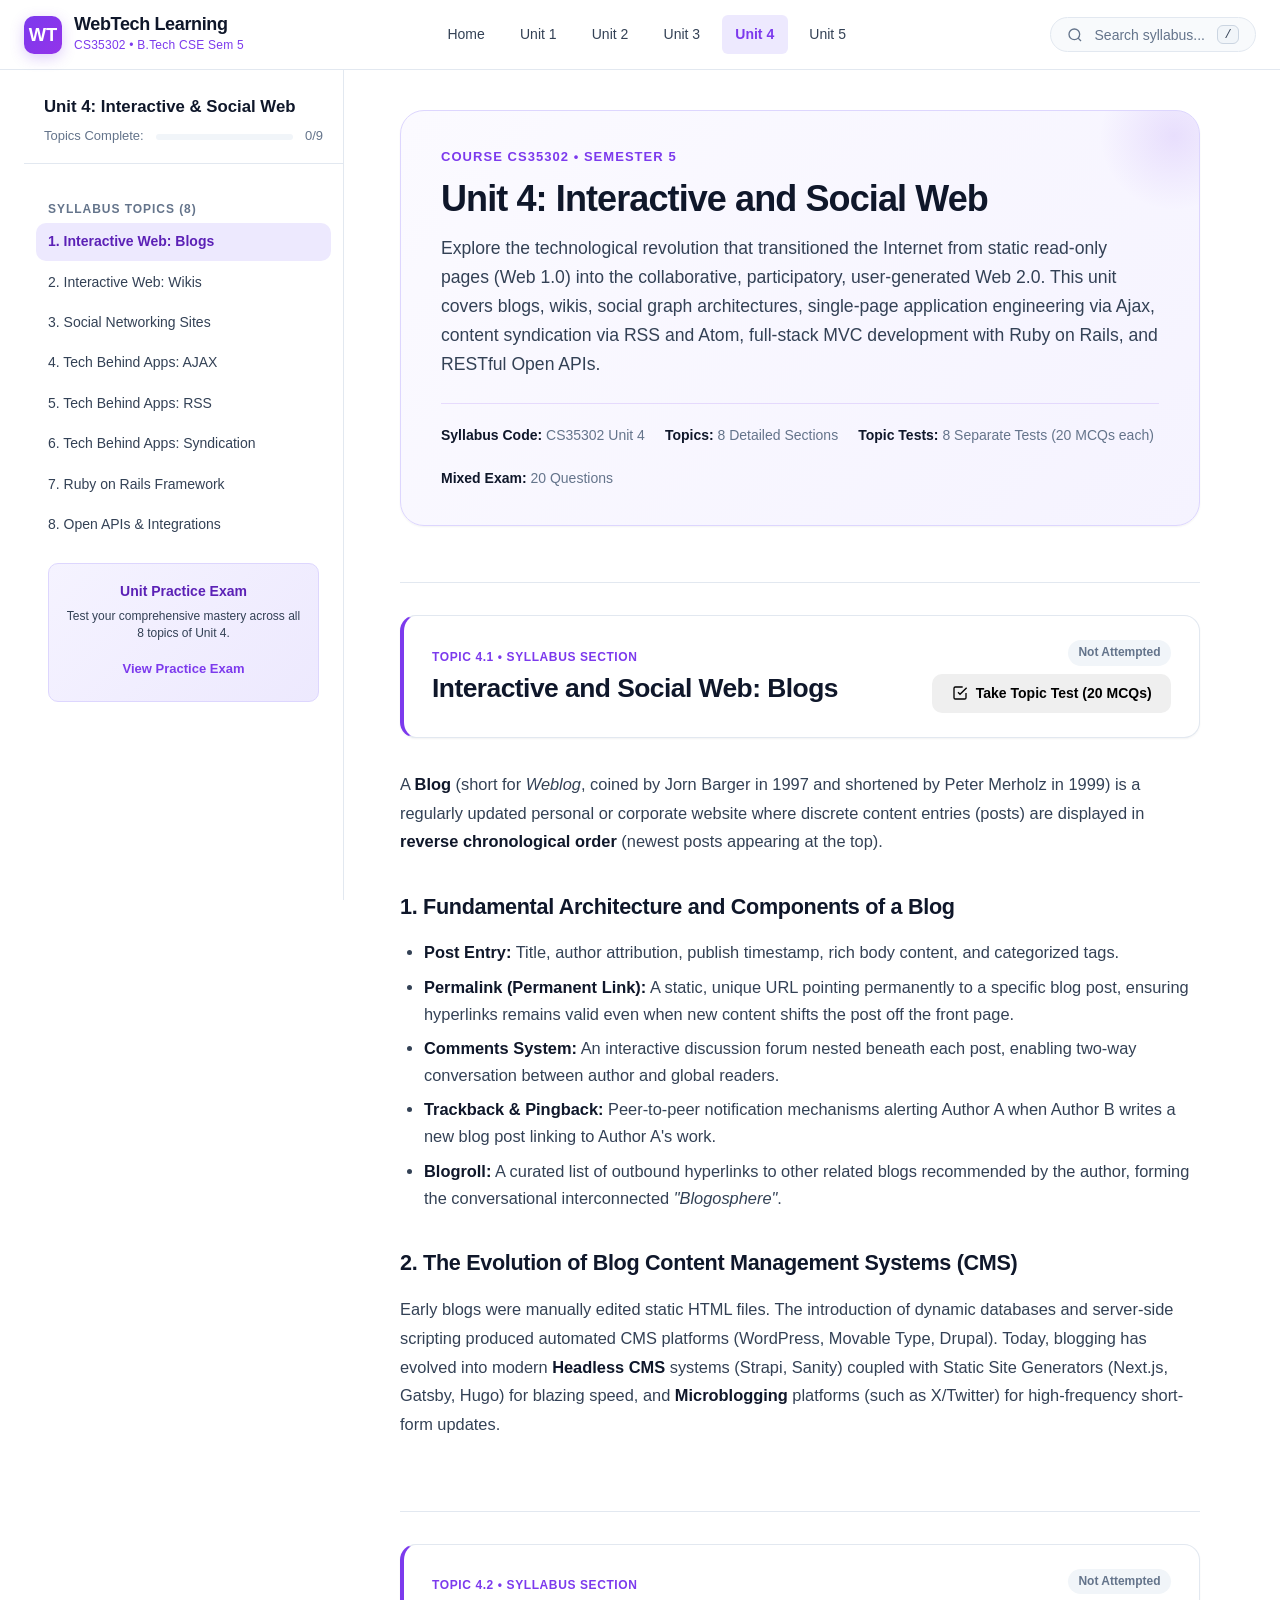
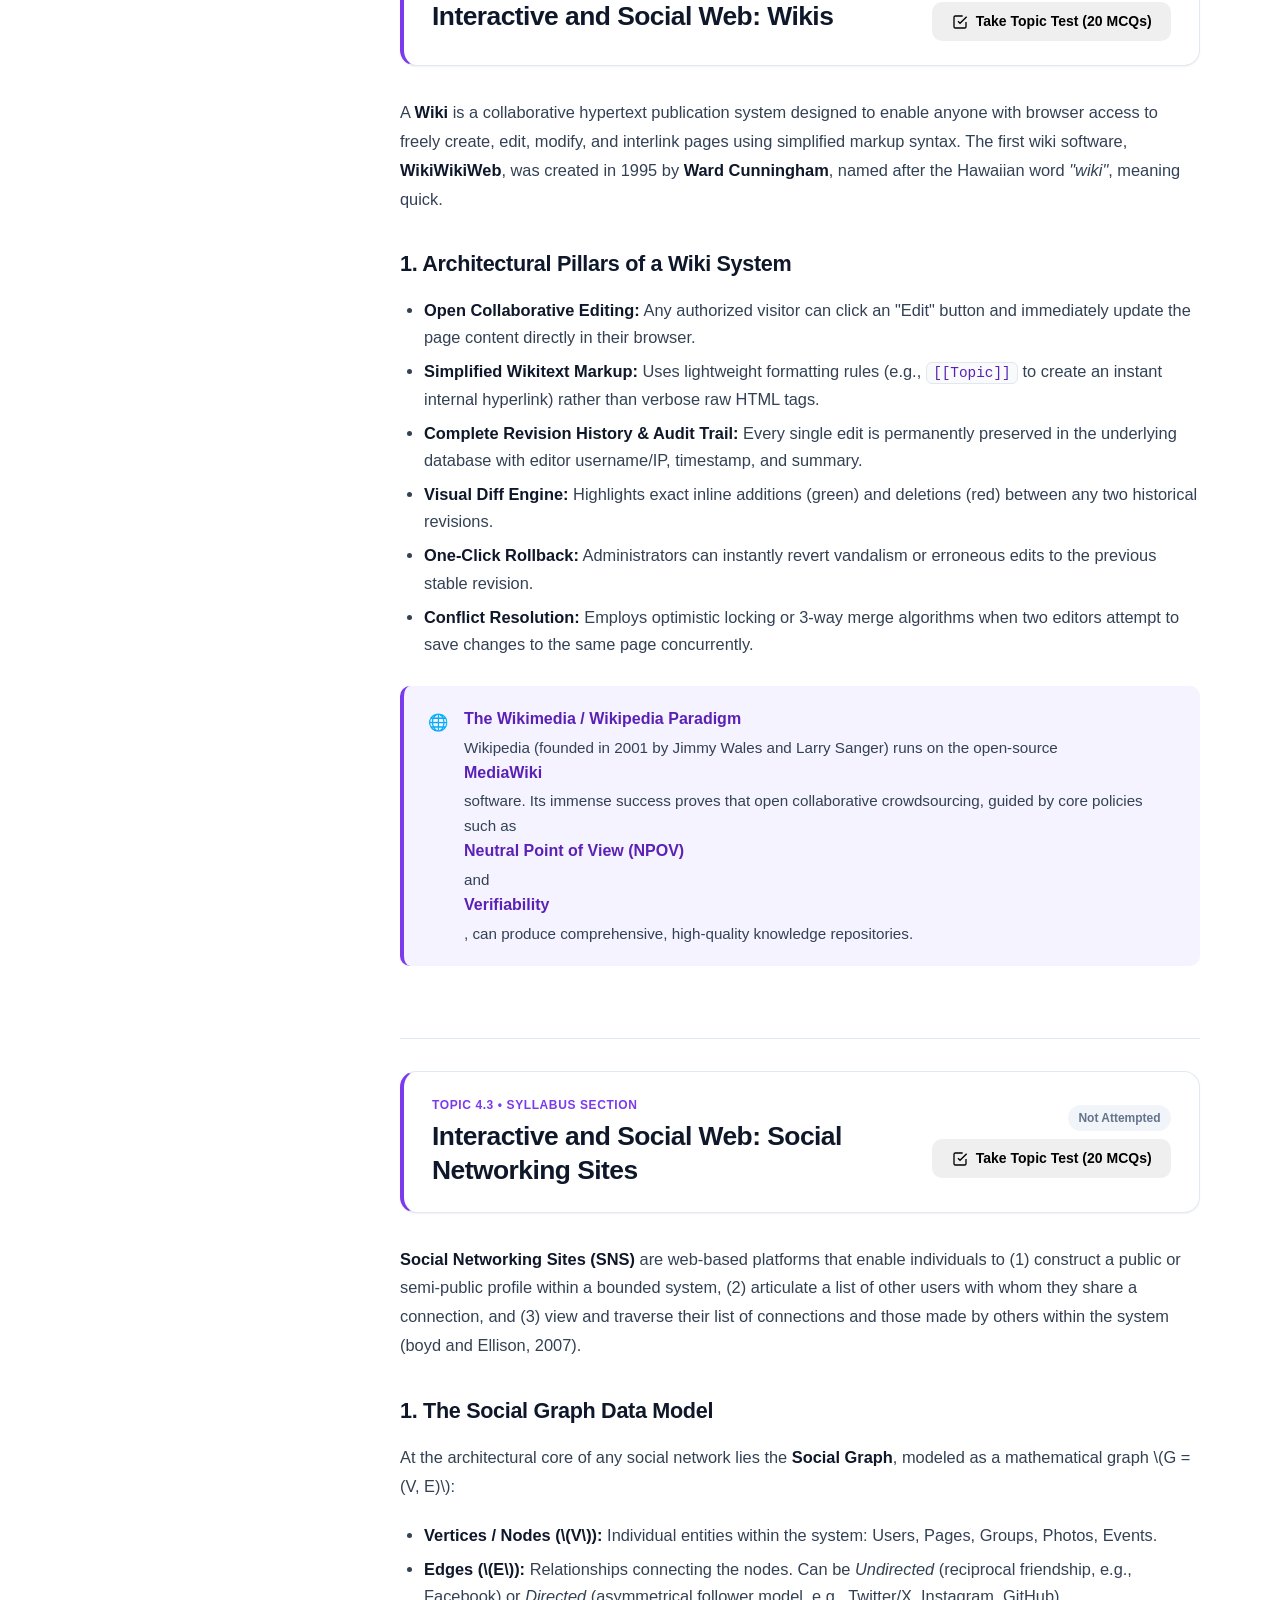
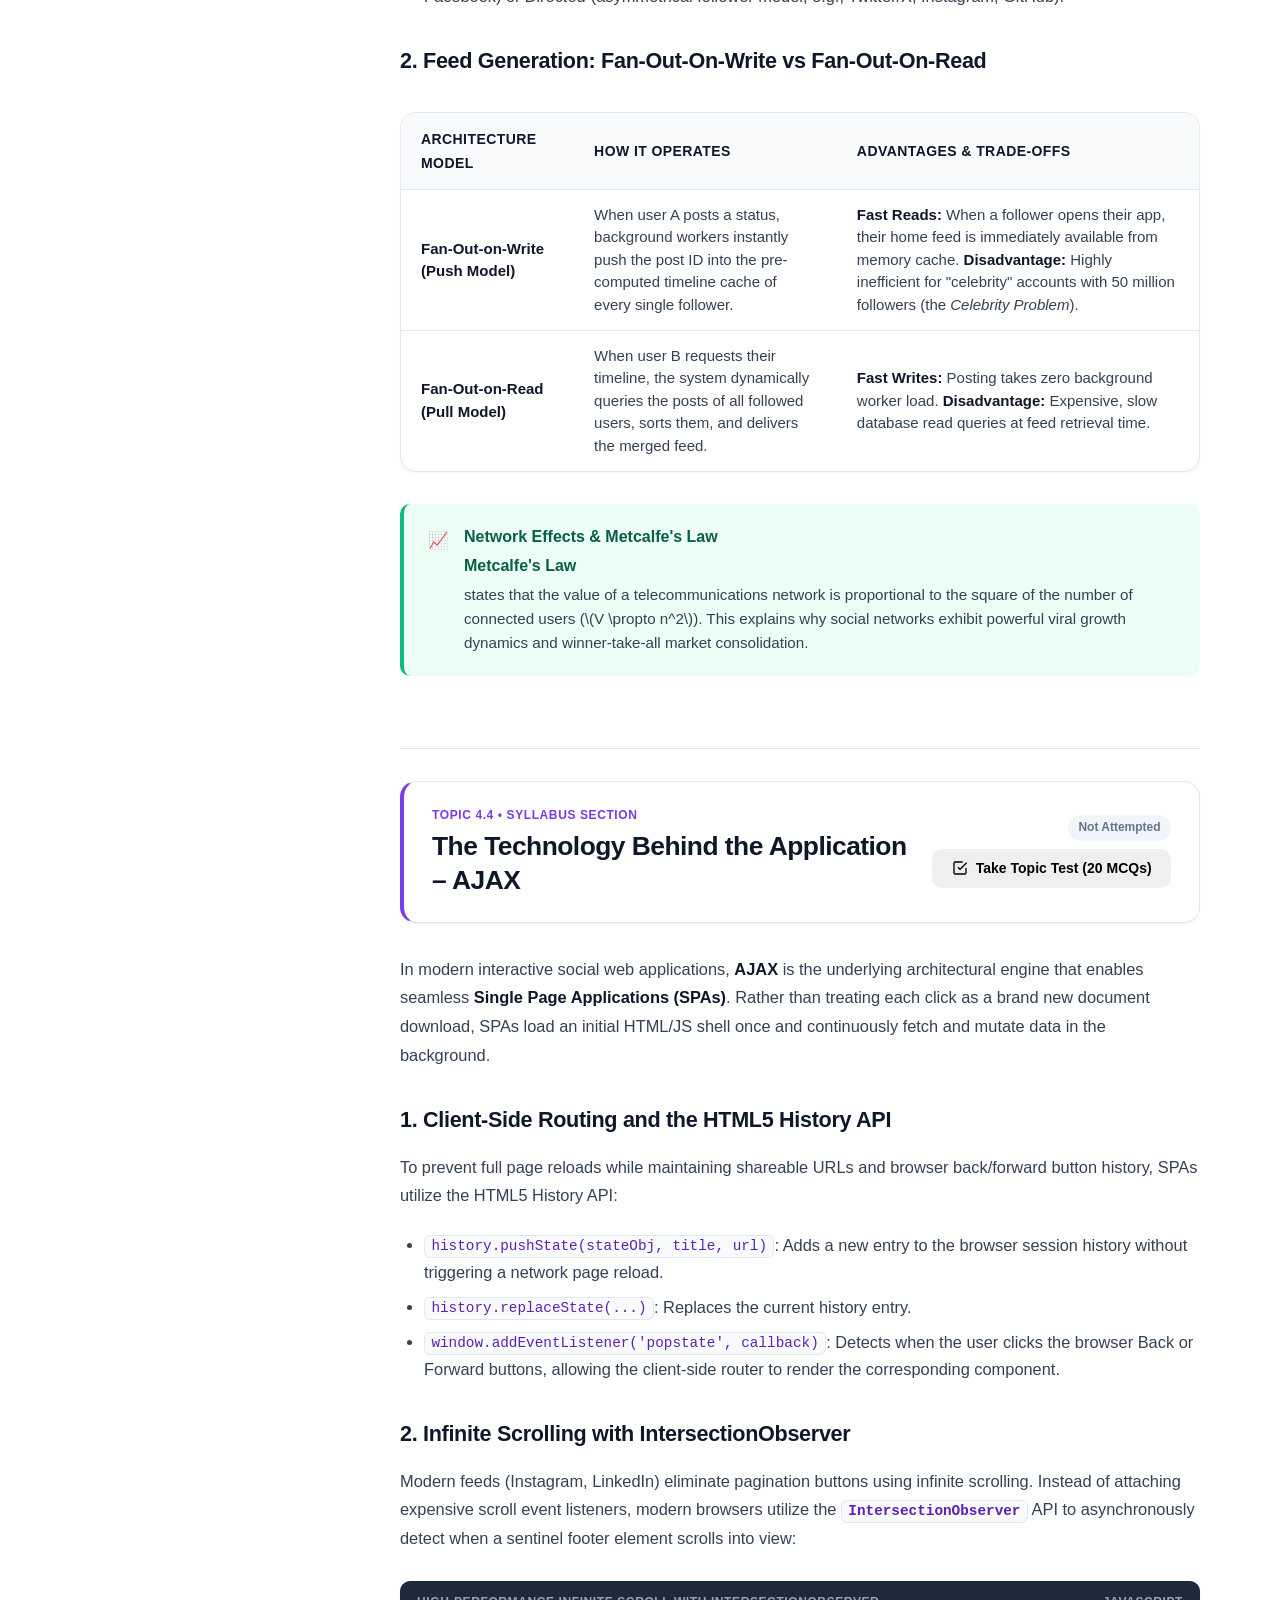
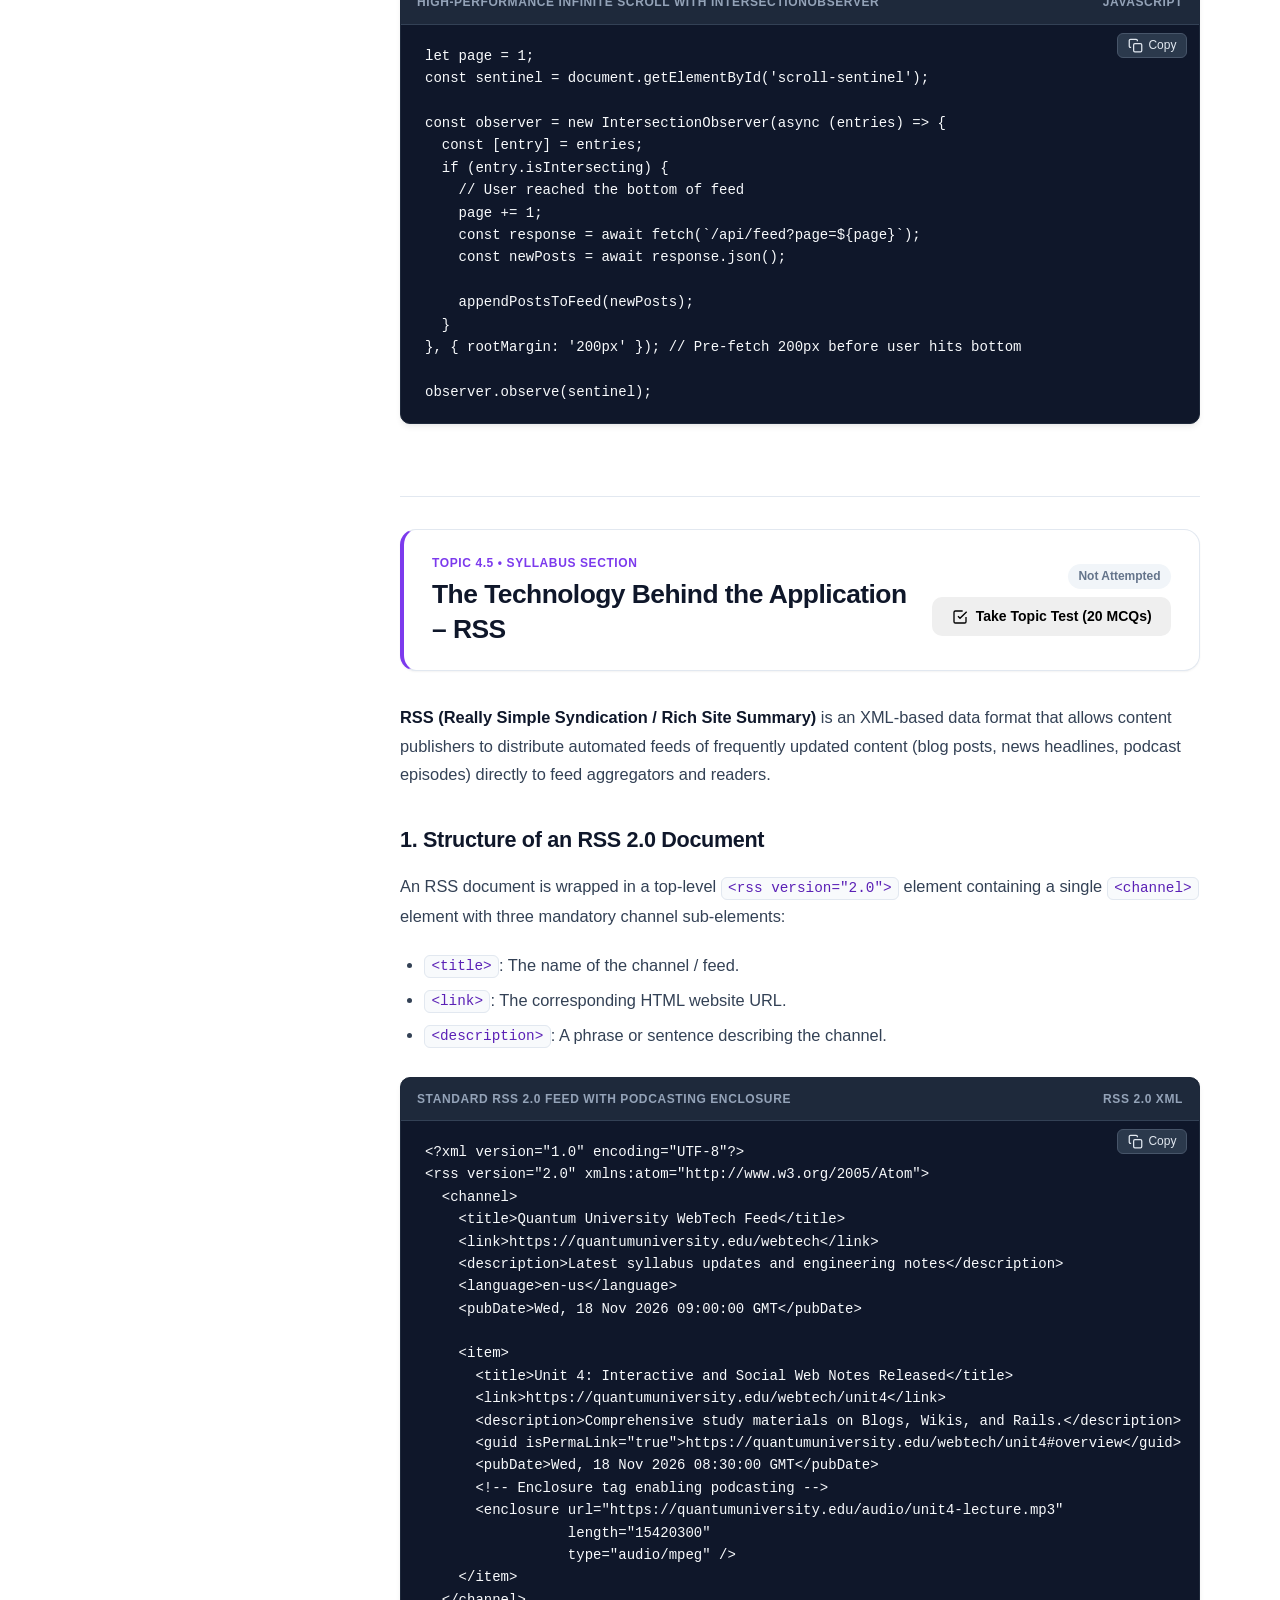
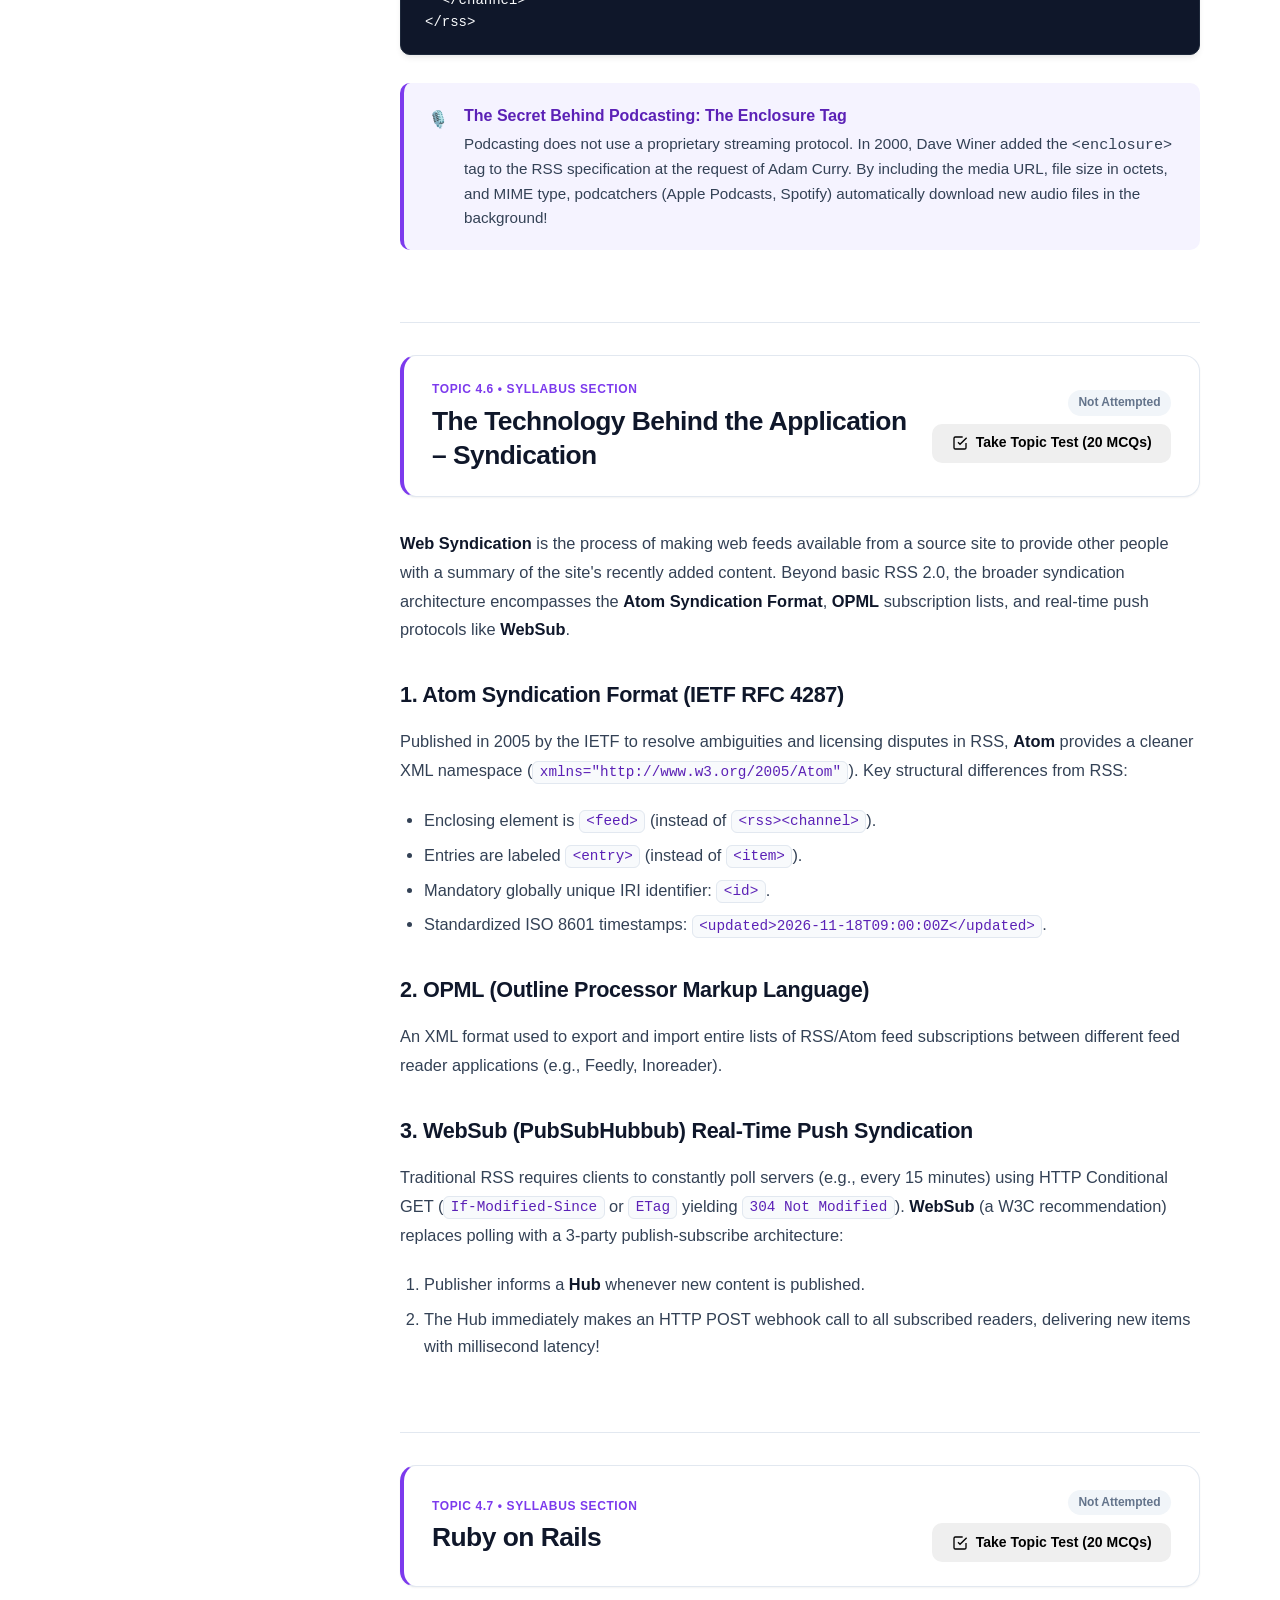
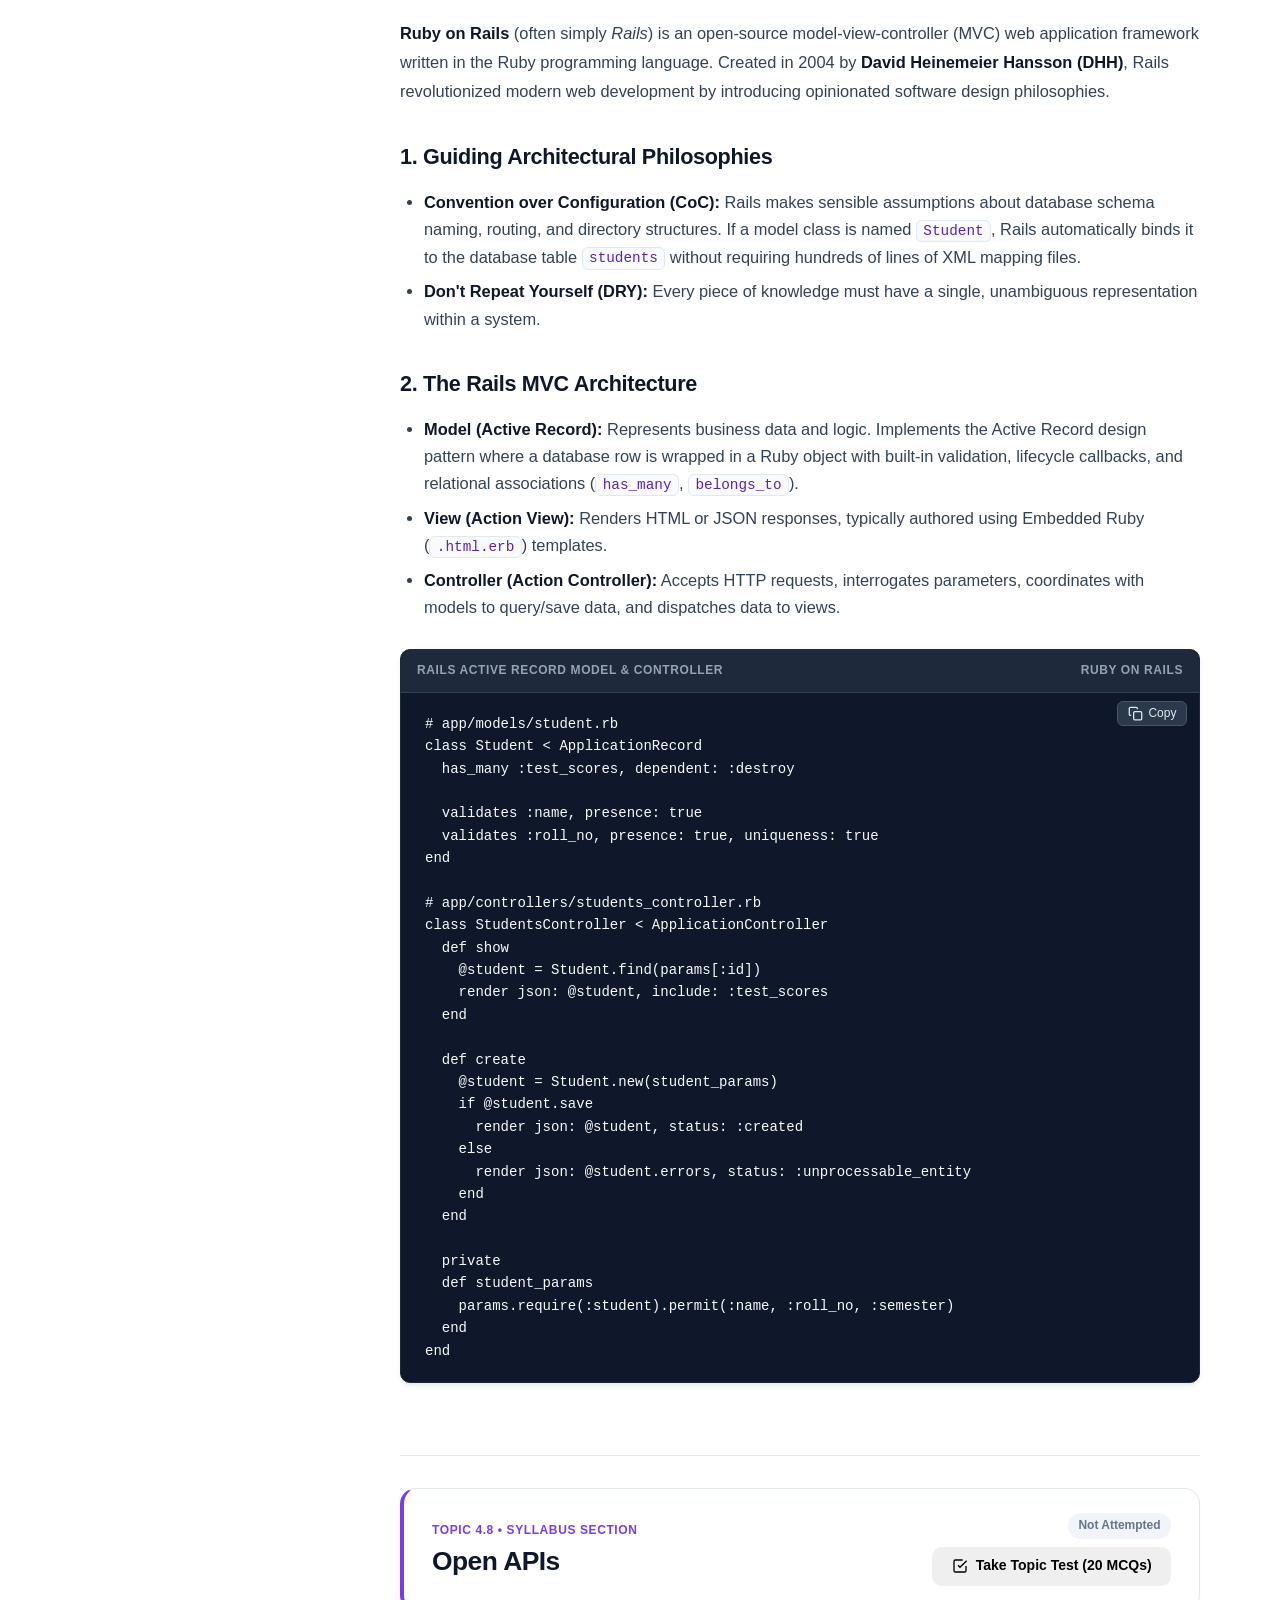
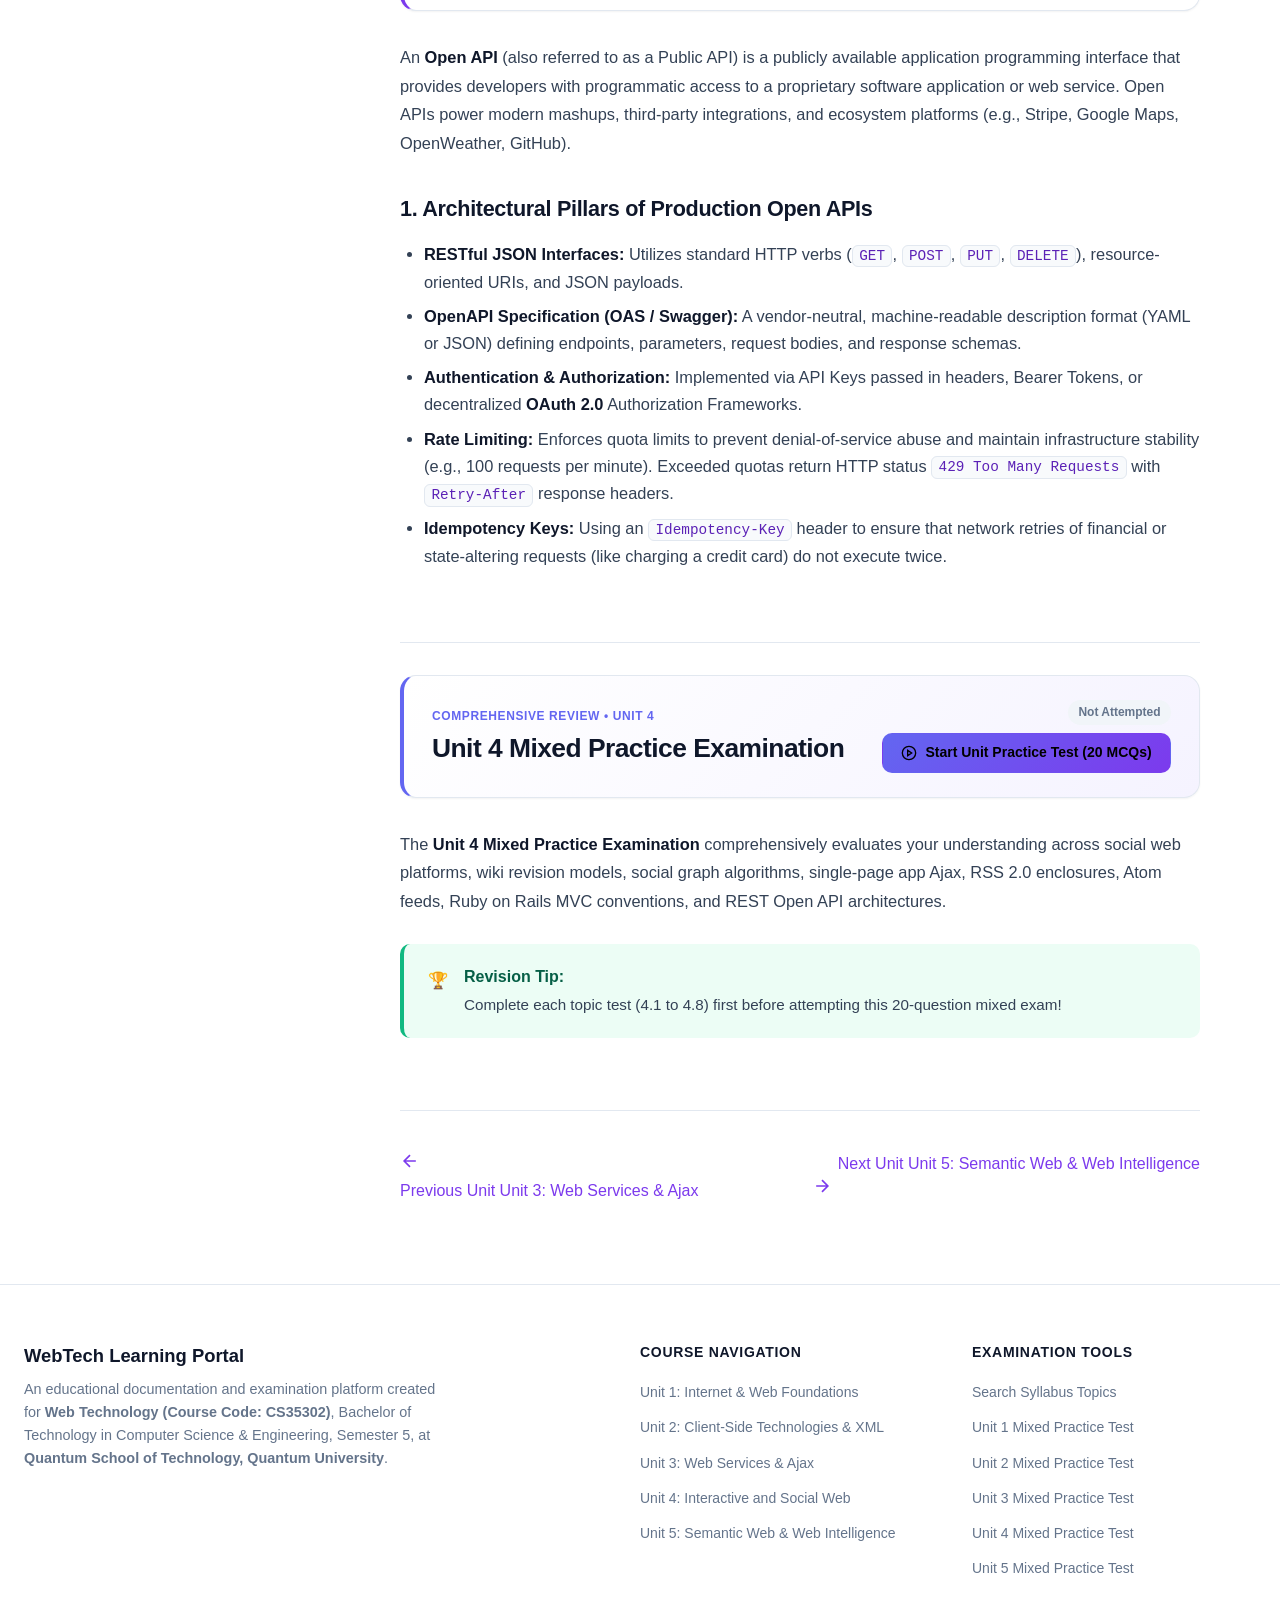
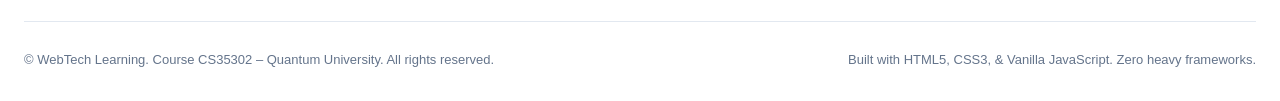
<file: unit4.html>
<!DOCTYPE html>
<html lang="en">
<head>
  <meta charset="UTF-8" />
  <meta name="viewport" content="width=device-width, initial-scale=1.0" />
  <title>Unit 4: Interactive and Social Web – WebTech Learning (CS35302)</title>
  <meta name="description" content="Complete documentation and topic-wise MCQ examination for Unit 4: Interactive and Social Web. Course CS35302, Quantum University." />
  <link rel="stylesheet" href="css/main.css" />
  <link rel="stylesheet" href="css/documentation.css" />
  <link rel="stylesheet" href="css/test-system.css" />
</head>
<body>
  <!-- Header / Navigation Bar -->
  <header class="wt-navbar">
    <div class="wt-container wt-nav-inner">
      <div class="wt-nav-left">
        <button class="wt-mobile-toggle" id="wt-mobile-menu-btn" aria-label="Toggle Syllabus Menu">
          <svg width="22" height="22" viewBox="0 0 24 24" fill="none" stroke="currentColor" stroke-width="2"><line x1="3" y1="12" x2="21" y2="12"/><line x1="3" y1="6" x2="21" y2="6"/><line x1="3" y1="18" x2="21" y2="18"/></svg>
        </button>
        <a href="index.html" class="wt-brand">
          <div class="wt-brand-logo">WT</div>
          <div class="wt-brand-text">
            <span class="wt-site-title">WebTech Learning</span>
            <span class="wt-course-sub">CS35302 • B.Tech CSE Sem 5</span>
          </div>
        </a>
      </div>

      <nav>
        <ul class="wt-nav-links">
          <li><a href="index.html" class="wt-nav-link">Home</a></li>
          <li><a href="unit1.html" class="wt-nav-link">Unit 1</a></li>
          <li><a href="unit2.html" class="wt-nav-link">Unit 2</a></li>
          <li><a href="unit3.html" class="wt-nav-link">Unit 3</a></li>
          <li><a href="unit4.html" class="wt-nav-link active">Unit 4</a></li>
          <li><a href="unit5.html" class="wt-nav-link">Unit 5</a></li>
        </ul>
      </nav>

      <div class="wt-nav-right">
        <button class="wt-search-trigger" data-action="open-search" title="Search Syllabus (Press / or Ctrl+K)">
          <svg width="16" height="16" viewBox="0 0 24 24" fill="none" stroke="currentColor" stroke-width="2"><circle cx="11" cy="11" r="8"/><path d="m21 21-4.35-4.35"/></svg>
          <span>Search syllabus...</span>
          <kbd class="wt-search-shortcut">/</kbd>
        </button>
      </div>
    </div>
  </header>

  <div class="wt-sidebar-overlay" id="wt-sidebar-overlay"></div>

  <!-- Documentation Layout Grid -->
  <div class="wt-container wt-doc-layout">
    <!-- Sticky Sidebar Table of Contents -->
    <aside class="wt-sidebar" id="wt-sidebar">
      <div class="wt-sidebar-header">
        <div class="wt-sidebar-unit-title">Unit 4: Interactive &amp; Social Web</div>
        <div class="wt-sidebar-progress-wrap">
          <span>Topics Complete:</span>
          <div class="wt-sidebar-progress-bar">
            <div class="wt-sidebar-progress-fill" id="wt-sidebar-unit4-fill" style="width: 0%;"></div>
          </div>
          <span id="wt-sidebar-unit4-count">0/8</span>
        </div>
      </div>

      <nav class="wt-sidebar-nav">
        <div class="wt-toc-group-label">Syllabus Topics (8)</div>
        <ul class="wt-toc-list">
          <li class="wt-toc-item"><a href="#blogs" class="wt-toc-link"><span>1. Interactive Web: Blogs</span><span class="wt-toc-check" data-toc-key="blogs">✓</span></a></li>
          <li class="wt-toc-item"><a href="#wikis" class="wt-toc-link"><span>2. Interactive Web: Wikis</span><span class="wt-toc-check" data-toc-key="wikis">✓</span></a></li>
          <li class="wt-toc-item"><a href="#social-networking" class="wt-toc-link"><span>3. Social Networking Sites</span><span class="wt-toc-check" data-toc-key="social-networking">✓</span></a></li>
          <li class="wt-toc-item"><a href="#tech-ajax-apps" class="wt-toc-link"><span>4. Tech Behind Apps: AJAX</span><span class="wt-toc-check" data-toc-key="tech-ajax-apps">✓</span></a></li>
          <li class="wt-toc-item"><a href="#tech-rss" class="wt-toc-link"><span>5. Tech Behind Apps: RSS</span><span class="wt-toc-check" data-toc-key="tech-rss">✓</span></a></li>
          <li class="wt-toc-item"><a href="#tech-syndication" class="wt-toc-link"><span>6. Tech Behind Apps: Syndication</span><span class="wt-toc-check" data-toc-key="tech-syndication">✓</span></a></li>
          <li class="wt-toc-item"><a href="#ruby-on-rails" class="wt-toc-link"><span>7. Ruby on Rails Framework</span><span class="wt-toc-check" data-toc-key="ruby-on-rails">✓</span></a></li>
          <li class="wt-toc-item"><a href="#open-apis" class="wt-toc-link"><span>8. Open APIs &amp; Integrations</span><span class="wt-toc-check" data-toc-key="open-apis">✓</span></a></li>
        </ul>

        <div class="wt-sidebar-test-card">
          <h6>Unit Practice Exam</h6>
          <p>Test your comprehensive mastery across all 8 topics of Unit 4.</p>
          <a href="#unit4-mixed" class="wt-btn wt-btn-sm wt-btn-accent" style="width: 100%; justify-content: center;">
            View Practice Exam
          </a>
        </div>
      </nav>
    </aside>

    <!-- Main Content Area -->
    <main class="wt-doc-content">
      <!-- Unit Banner -->
      <section class="wt-unit-overview-banner">
        <span class="wt-unit-tag">Course CS35302 • Semester 5</span>
        <h1 class="wt-unit-heading">Unit 4: Interactive and Social Web</h1>
        <p class="wt-unit-lead">
          Explore the technological revolution that transitioned the Internet from static read-only pages (Web 1.0) into the collaborative, participatory, user-generated Web 2.0. This unit covers blogs, wikis, social graph architectures, single-page application engineering via Ajax, content syndication via RSS and Atom, full-stack MVC development with Ruby on Rails, and RESTful Open APIs.
        </p>
        <div class="wt-unit-meta-bar">
          <div><strong>Syllabus Code:</strong> CS35302 Unit 4</div>
          <div><strong>Topics:</strong> 8 Detailed Sections</div>
          <div><strong>Topic Tests:</strong> 8 Separate Tests (20 MCQs each)</div>
          <div><strong>Mixed Exam:</strong> 20 Questions</div>
        </div>
      </section>

      <!-- Topic 1 -->
      <section id="blogs" class="wt-topic-section">
        <div class="wt-topic-header-card">
          <div class="wt-topic-header-info">
            <span class="wt-topic-num">Topic 4.1 • Syllabus Section</span>
            <h2 class="wt-topic-title">Interactive and Social Web: Blogs</h2>
          </div>
          <div class="wt-topic-actions-right">
            <div class="wt-score-badge" data-badge-key="blogs">
              <span class="badge-pending">Not Attempted</span>
            </div>
            <button class="wt-btn wt-btn-accent" data-unit="4" data-test-key="blogs" data-test-title="Interactive and Social Web: Blogs">
              <svg width="16" height="16" viewBox="0 0 24 24" fill="none" stroke="currentColor" stroke-width="2"><path d="M9 11l3 3L22 4"/><path d="M21 12v7a2 2 0 0 1-2 2H5a2 2 0 0 1-2-2V5a2 2 0 0 1 2-2h11"/></svg>
              <span>Take Topic Test (20 MCQs)</span>
            </button>
          </div>
        </div>

        <div class="wt-content-block">
          <p>
            A <strong>Blog</strong> (short for <em>Weblog</em>, coined by Jorn Barger in 1997 and shortened by Peter Merholz in 1999) is a regularly updated personal or corporate website where discrete content entries (posts) are displayed in <strong>reverse chronological order</strong> (newest posts appearing at the top).
          </p>

          <h4>1. Fundamental Architecture and Components of a Blog</h4>
          <ul>
            <li><strong>Post Entry:</strong> Title, author attribution, publish timestamp, rich body content, and categorized tags.</li>
            <li><strong>Permalink (Permanent Link):</strong> A static, unique URL pointing permanently to a specific blog post, ensuring hyperlinks remains valid even when new content shifts the post off the front page.</li>
            <li><strong>Comments System:</strong> An interactive discussion forum nested beneath each post, enabling two-way conversation between author and global readers.</li>
            <li><strong>Trackback &amp; Pingback:</strong> Peer-to-peer notification mechanisms alerting Author A when Author B writes a new blog post linking to Author A's work.</li>
            <li><strong>Blogroll:</strong> A curated list of outbound hyperlinks to other related blogs recommended by the author, forming the conversational interconnected <em>"Blogosphere"</em>.</li>
          </ul>

          <h4>2. The Evolution of Blog Content Management Systems (CMS)</h4>
          <p>
            Early blogs were manually edited static HTML files. The introduction of dynamic databases and server-side scripting produced automated CMS platforms (WordPress, Movable Type, Drupal). Today, blogging has evolved into modern <strong>Headless CMS</strong> systems (Strapi, Sanity) coupled with Static Site Generators (Next.js, Gatsby, Hugo) for blazing speed, and <strong>Microblogging</strong> platforms (such as X/Twitter) for high-frequency short-form updates.
          </p>
        </div>
      </section>

      <!-- Topic 2 -->
      <section id="wikis" class="wt-topic-section">
        <div class="wt-topic-header-card">
          <div class="wt-topic-header-info">
            <span class="wt-topic-num">Topic 4.2 • Syllabus Section</span>
            <h2 class="wt-topic-title">Interactive and Social Web: Wikis</h2>
          </div>
          <div class="wt-topic-actions-right">
            <div class="wt-score-badge" data-badge-key="wikis">
              <span class="badge-pending">Not Attempted</span>
            </div>
            <button class="wt-btn wt-btn-accent" data-unit="4" data-test-key="wikis" data-test-title="Interactive and Social Web: Wikis">
              <svg width="16" height="16" viewBox="0 0 24 24" fill="none" stroke="currentColor" stroke-width="2"><path d="M9 11l3 3L22 4"/><path d="M21 12v7a2 2 0 0 1-2 2H5a2 2 0 0 1-2-2V5a2 2 0 0 1 2-2h11"/></svg>
              <span>Take Topic Test (20 MCQs)</span>
            </button>
          </div>
        </div>

        <div class="wt-content-block">
          <p>
            A <strong>Wiki</strong> is a collaborative hypertext publication system designed to enable anyone with browser access to freely create, edit, modify, and interlink pages using simplified markup syntax. The first wiki software, <strong>WikiWikiWeb</strong>, was created in 1995 by <strong>Ward Cunningham</strong>, named after the Hawaiian word <em>"wiki"</em>, meaning quick.
          </p>

          <h4>1. Architectural Pillars of a Wiki System</h4>
          <ul>
            <li><strong>Open Collaborative Editing:</strong> Any authorized visitor can click an "Edit" button and immediately update the page content directly in their browser.</li>
            <li><strong>Simplified Wikitext Markup:</strong> Uses lightweight formatting rules (e.g., <code>[[Topic]]</code> to create an instant internal hyperlink) rather than verbose raw HTML tags.</li>
            <li><strong>Complete Revision History &amp; Audit Trail:</strong> Every single edit is permanently preserved in the underlying database with editor username/IP, timestamp, and summary.</li>
            <li><strong>Visual Diff Engine:</strong> Highlights exact inline additions (green) and deletions (red) between any two historical revisions.</li>
            <li><strong>One-Click Rollback:</strong> Administrators can instantly revert vandalism or erroneous edits to the previous stable revision.</li>
            <li><strong>Conflict Resolution:</strong> Employs optimistic locking or 3-way merge algorithms when two editors attempt to save changes to the same page concurrently.</li>
          </ul>

          <div class="wt-callout wt-callout-note">
            <div class="wt-callout-icon">🌐</div>
            <div class="wt-callout-body">
              <strong>The Wikimedia / Wikipedia Paradigm</strong>
              Wikipedia (founded in 2001 by Jimmy Wales and Larry Sanger) runs on the open-source <strong>MediaWiki</strong> software. Its immense success proves that open collaborative crowdsourcing, guided by core policies such as <strong>Neutral Point of View (NPOV)</strong> and <strong>Verifiability</strong>, can produce comprehensive, high-quality knowledge repositories.
            </div>
          </div>
        </div>
      </section>

      <!-- Topic 3 -->
      <section id="social-networking" class="wt-topic-section">
        <div class="wt-topic-header-card">
          <div class="wt-topic-header-info">
            <span class="wt-topic-num">Topic 4.3 • Syllabus Section</span>
            <h2 class="wt-topic-title">Interactive and Social Web: Social Networking Sites</h2>
          </div>
          <div class="wt-topic-actions-right">
            <div class="wt-score-badge" data-badge-key="social-networking">
              <span class="badge-pending">Not Attempted</span>
            </div>
            <button class="wt-btn wt-btn-accent" data-unit="4" data-test-key="social-networking" data-test-title="Social Networking Sites">
              <svg width="16" height="16" viewBox="0 0 24 24" fill="none" stroke="currentColor" stroke-width="2"><path d="M9 11l3 3L22 4"/><path d="M21 12v7a2 2 0 0 1-2 2H5a2 2 0 0 1-2-2V5a2 2 0 0 1 2-2h11"/></svg>
              <span>Take Topic Test (20 MCQs)</span>
            </button>
          </div>
        </div>

        <div class="wt-content-block">
          <p>
            <strong>Social Networking Sites (SNS)</strong> are web-based platforms that enable individuals to (1) construct a public or semi-public profile within a bounded system, (2) articulate a list of other users with whom they share a connection, and (3) view and traverse their list of connections and those made by others within the system (boyd and Ellison, 2007).
          </p>

          <h4>1. The Social Graph Data Model</h4>
          <p>
            At the architectural core of any social network lies the <strong>Social Graph</strong>, modeled as a mathematical graph \(G = (V, E)\):
          </p>
          <ul>
            <li><strong>Vertices / Nodes (\(V\)):</strong> Individual entities within the system: Users, Pages, Groups, Photos, Events.</li>
            <li><strong>Edges (\(E\)):</strong> Relationships connecting the nodes. Can be <em>Undirected</em> (reciprocal friendship, e.g., Facebook) or <em>Directed</em> (asymmetrical follower model, e.g., Twitter/X, Instagram, GitHub).</li>
          </ul>

          <h4>2. Feed Generation: Fan-Out-On-Write vs Fan-Out-On-Read</h4>
          <div class="wt-table-wrap">
            <table class="wt-table">
              <thead>
                <tr>
                  <th>Architecture Model</th>
                  <th>How it Operates</th>
                  <th>Advantages &amp; Trade-offs</th>
                </tr>
              </thead>
              <tbody>
                <tr>
                  <td><strong>Fan-Out-on-Write (Push Model)</strong></td>
                  <td>When user A posts a status, background workers instantly push the post ID into the pre-computed timeline cache of every single follower.</td>
                  <td><strong>Fast Reads:</strong> When a follower opens their app, their home feed is immediately available from memory cache. <strong>Disadvantage:</strong> Highly inefficient for "celebrity" accounts with 50 million followers (the <em>Celebrity Problem</em>).</td>
                </tr>
                <tr>
                  <td><strong>Fan-Out-on-Read (Pull Model)</strong></td>
                  <td>When user B requests their timeline, the system dynamically queries the posts of all followed users, sorts them, and delivers the merged feed.</td>
                  <td><strong>Fast Writes:</strong> Posting takes zero background worker load. <strong>Disadvantage:</strong> Expensive, slow database read queries at feed retrieval time.</td>
                </tr>
              </tbody>
            </table>
          </div>

          <div class="wt-callout wt-callout-tip">
            <div class="wt-callout-icon">📈</div>
            <div class="wt-callout-body">
              <strong>Network Effects &amp; Metcalfe's Law</strong>
              <strong>Metcalfe's Law</strong> states that the value of a telecommunications network is proportional to the square of the number of connected users (\(V \propto n^2\)). This explains why social networks exhibit powerful viral growth dynamics and winner-take-all market consolidation.
            </div>
          </div>
        </div>
      </section>

      <!-- Topic 4 -->
      <section id="tech-ajax-apps" class="wt-topic-section">
        <div class="wt-topic-header-card">
          <div class="wt-topic-header-info">
            <span class="wt-topic-num">Topic 4.4 • Syllabus Section</span>
            <h2 class="wt-topic-title">The Technology Behind the Application – AJAX</h2>
          </div>
          <div class="wt-topic-actions-right">
            <div class="wt-score-badge" data-badge-key="tech-ajax-apps">
              <span class="badge-pending">Not Attempted</span>
            </div>
            <button class="wt-btn wt-btn-accent" data-unit="4" data-test-key="tech-ajax-apps" data-test-title="The Technology Behind the Application – AJAX">
              <svg width="16" height="16" viewBox="0 0 24 24" fill="none" stroke="currentColor" stroke-width="2"><path d="M9 11l3 3L22 4"/><path d="M21 12v7a2 2 0 0 1-2 2H5a2 2 0 0 1-2-2V5a2 2 0 0 1 2-2h11"/></svg>
              <span>Take Topic Test (20 MCQs)</span>
            </button>
          </div>
        </div>

        <div class="wt-content-block">
          <p>
            In modern interactive social web applications, <strong>AJAX</strong> is the underlying architectural engine that enables seamless <strong>Single Page Applications (SPAs)</strong>. Rather than treating each click as a brand new document download, SPAs load an initial HTML/JS shell once and continuously fetch and mutate data in the background.
          </p>

          <h4>1. Client-Side Routing and the HTML5 History API</h4>
          <p>
            To prevent full page reloads while maintaining shareable URLs and browser back/forward button history, SPAs utilize the HTML5 History API:
          </p>
          <ul>
            <li><code>history.pushState(stateObj, title, url)</code>: Adds a new entry to the browser session history without triggering a network page reload.</li>
            <li><code>history.replaceState(...)</code>: Replaces the current history entry.</li>
            <li><code>window.addEventListener('popstate', callback)</code>: Detects when the user clicks the browser Back or Forward buttons, allowing the client-side router to render the corresponding component.</li>
          </ul>

          <h4>2. Infinite Scrolling with IntersectionObserver</h4>
          <p>
            Modern feeds (Instagram, LinkedIn) eliminate pagination buttons using infinite scrolling. Instead of attaching expensive scroll event listeners, modern browsers utilize the <strong><code>IntersectionObserver</code></strong> API to asynchronously detect when a sentinel footer element scrolls into view:
          </p>

          <div class="wt-code-card">
            <div class="wt-code-header">
              <span>High-Performance Infinite Scroll with IntersectionObserver</span>
              <span>JavaScript</span>
            </div>
            <pre><code>let page = 1;
const sentinel = document.getElementById('scroll-sentinel');

const observer = new IntersectionObserver(async (entries) => {
  const [entry] = entries;
  if (entry.isIntersecting) {
    // User reached the bottom of feed
    page += 1;
    const response = await fetch(`/api/feed?page=${page}`);
    const newPosts = await response.json();
    
    appendPostsToFeed(newPosts);
  }
}, { rootMargin: '200px' }); // Pre-fetch 200px before user hits bottom

observer.observe(sentinel);</code></pre>
          </div>
        </div>
      </section>

      <!-- Topic 5 -->
      <section id="tech-rss" class="wt-topic-section">
        <div class="wt-topic-header-card">
          <div class="wt-topic-header-info">
            <span class="wt-topic-num">Topic 4.5 • Syllabus Section</span>
            <h2 class="wt-topic-title">The Technology Behind the Application – RSS</h2>
          </div>
          <div class="wt-topic-actions-right">
            <div class="wt-score-badge" data-badge-key="tech-rss">
              <span class="badge-pending">Not Attempted</span>
            </div>
            <button class="wt-btn wt-btn-accent" data-unit="4" data-test-key="tech-rss" data-test-title="The Technology Behind the Application – RSS">
              <svg width="16" height="16" viewBox="0 0 24 24" fill="none" stroke="currentColor" stroke-width="2"><path d="M9 11l3 3L22 4"/><path d="M21 12v7a2 2 0 0 1-2 2H5a2 2 0 0 1-2-2V5a2 2 0 0 1 2-2h11"/></svg>
              <span>Take Topic Test (20 MCQs)</span>
            </button>
          </div>
        </div>

        <div class="wt-content-block">
          <p>
            <strong>RSS (Really Simple Syndication / Rich Site Summary)</strong> is an XML-based data format that allows content publishers to distribute automated feeds of frequently updated content (blog posts, news headlines, podcast episodes) directly to feed aggregators and readers.
          </p>

          <h4>1. Structure of an RSS 2.0 Document</h4>
          <p>
            An RSS document is wrapped in a top-level <code>&lt;rss version="2.0"&gt;</code> element containing a single <code>&lt;channel&gt;</code> element with three mandatory channel sub-elements:
          </p>
          <ul>
            <li><code>&lt;title&gt;</code>: The name of the channel / feed.</li>
            <li><code>&lt;link&gt;</code>: The corresponding HTML website URL.</li>
            <li><code>&lt;description&gt;</code>: A phrase or sentence describing the channel.</li>
          </ul>

          <div class="wt-code-card">
            <div class="wt-code-header">
              <span>Standard RSS 2.0 Feed with Podcasting Enclosure</span>
              <span>RSS 2.0 XML</span>
            </div>
            <pre><code>&lt;?xml version="1.0" encoding="UTF-8"?&gt;
&lt;rss version="2.0" xmlns:atom="http://www.w3.org/2005/Atom"&gt;
  &lt;channel&gt;
    &lt;title&gt;Quantum University WebTech Feed&lt;/title&gt;
    &lt;link&gt;https://quantumuniversity.edu/webtech&lt;/link&gt;
    &lt;description&gt;Latest syllabus updates and engineering notes&lt;/description&gt;
    &lt;language&gt;en-us&lt;/language&gt;
    &lt;pubDate&gt;Wed, 18 Nov 2026 09:00:00 GMT&lt;/pubDate&gt;

    &lt;item&gt;
      &lt;title&gt;Unit 4: Interactive and Social Web Notes Released&lt;/title&gt;
      &lt;link&gt;https://quantumuniversity.edu/webtech/unit4&lt;/link&gt;
      &lt;description&gt;Comprehensive study materials on Blogs, Wikis, and Rails.&lt;/description&gt;
      &lt;guid isPermaLink="true"&gt;https://quantumuniversity.edu/webtech/unit4#overview&lt;/guid&gt;
      &lt;pubDate&gt;Wed, 18 Nov 2026 08:30:00 GMT&lt;/pubDate&gt;
      &lt;!-- Enclosure tag enabling podcasting --&gt;
      &lt;enclosure url="https://quantumuniversity.edu/audio/unit4-lecture.mp3"
                 length="15420300"
                 type="audio/mpeg" /&gt;
    &lt;/item&gt;
  &lt;/channel&gt;
&lt;/rss&gt;</code></pre>
          </div>

          <div class="wt-callout wt-callout-note">
            <div class="wt-callout-icon">🎙️</div>
            <div class="wt-callout-body">
              <strong>The Secret Behind Podcasting: The Enclosure Tag</strong>
              Podcasting does not use a proprietary streaming protocol. In 2000, Dave Winer added the <code>&lt;enclosure&gt;</code> tag to the RSS specification at the request of Adam Curry. By including the media URL, file size in octets, and MIME type, podcatchers (Apple Podcasts, Spotify) automatically download new audio files in the background!
            </div>
          </div>
        </div>
      </section>

      <!-- Topic 6 -->
      <section id="tech-syndication" class="wt-topic-section">
        <div class="wt-topic-header-card">
          <div class="wt-topic-header-info">
            <span class="wt-topic-num">Topic 4.6 • Syllabus Section</span>
            <h2 class="wt-topic-title">The Technology Behind the Application – Syndication</h2>
          </div>
          <div class="wt-topic-actions-right">
            <div class="wt-score-badge" data-badge-key="tech-syndication">
              <span class="badge-pending">Not Attempted</span>
            </div>
            <button class="wt-btn wt-btn-accent" data-unit="4" data-test-key="tech-syndication" data-test-title="The Technology Behind the Application – Syndication">
              <svg width="16" height="16" viewBox="0 0 24 24" fill="none" stroke="currentColor" stroke-width="2"><path d="M9 11l3 3L22 4"/><path d="M21 12v7a2 2 0 0 1-2 2H5a2 2 0 0 1-2-2V5a2 2 0 0 1 2-2h11"/></svg>
              <span>Take Topic Test (20 MCQs)</span>
            </button>
          </div>
        </div>

        <div class="wt-content-block">
          <p>
            <strong>Web Syndication</strong> is the process of making web feeds available from a source site to provide other people with a summary of the site's recently added content. Beyond basic RSS 2.0, the broader syndication architecture encompasses the <strong>Atom Syndication Format</strong>, <strong>OPML</strong> subscription lists, and real-time push protocols like <strong>WebSub</strong>.
          </p>

          <h4>1. Atom Syndication Format (IETF RFC 4287)</h4>
          <p>
            Published in 2005 by the IETF to resolve ambiguities and licensing disputes in RSS, <strong>Atom</strong> provides a cleaner XML namespace (<code>xmlns="http://www.w3.org/2005/Atom"</code>). Key structural differences from RSS:
          </p>
          <ul>
            <li>Enclosing element is <code>&lt;feed&gt;</code> (instead of <code>&lt;rss&gt;&lt;channel&gt;</code>).</li>
            <li>Entries are labeled <code>&lt;entry&gt;</code> (instead of <code>&lt;item&gt;</code>).</li>
            <li>Mandatory globally unique IRI identifier: <code>&lt;id&gt;</code>.</li>
            <li>Standardized ISO 8601 timestamps: <code>&lt;updated&gt;2026-11-18T09:00:00Z&lt;/updated&gt;</code>.</li>
          </ul>

          <h4>2. OPML (Outline Processor Markup Language)</h4>
          <p>
            An XML format used to export and import entire lists of RSS/Atom feed subscriptions between different feed reader applications (e.g., Feedly, Inoreader).
          </p>

          <h4>3. WebSub (PubSubHubbub) Real-Time Push Syndication</h4>
          <p>
            Traditional RSS requires clients to constantly poll servers (e.g., every 15 minutes) using HTTP Conditional GET (<code>If-Modified-Since</code> or <code>ETag</code> yielding <code>304 Not Modified</code>). <strong>WebSub</strong> (a W3C recommendation) replaces polling with a 3-party publish-subscribe architecture:
          </p>
          <ol>
            <li>Publisher informs a <strong>Hub</strong> whenever new content is published.</li>
            <li>The Hub immediately makes an HTTP POST webhook call to all subscribed readers, delivering new items with millisecond latency!</li>
          </ol>
        </div>
      </section>

      <!-- Topic 7 -->
      <section id="ruby-on-rails" class="wt-topic-section">
        <div class="wt-topic-header-card">
          <div class="wt-topic-header-info">
            <span class="wt-topic-num">Topic 4.7 • Syllabus Section</span>
            <h2 class="wt-topic-title">Ruby on Rails</h2>
          </div>
          <div class="wt-topic-actions-right">
            <div class="wt-score-badge" data-badge-key="ruby-on-rails">
              <span class="badge-pending">Not Attempted</span>
            </div>
            <button class="wt-btn wt-btn-accent" data-unit="4" data-test-key="ruby-on-rails" data-test-title="Ruby on Rails">
              <svg width="16" height="16" viewBox="0 0 24 24" fill="none" stroke="currentColor" stroke-width="2"><path d="M9 11l3 3L22 4"/><path d="M21 12v7a2 2 0 0 1-2 2H5a2 2 0 0 1-2-2V5a2 2 0 0 1 2-2h11"/></svg>
              <span>Take Topic Test (20 MCQs)</span>
            </button>
          </div>
        </div>

        <div class="wt-content-block">
          <p>
            <strong>Ruby on Rails</strong> (often simply <em>Rails</em>) is an open-source model-view-controller (MVC) web application framework written in the Ruby programming language. Created in 2004 by <strong>David Heinemeier Hansson (DHH)</strong>, Rails revolutionized modern web development by introducing opinionated software design philosophies.
          </p>

          <h4>1. Guiding Architectural Philosophies</h4>
          <ul>
            <li><strong>Convention over Configuration (CoC):</strong> Rails makes sensible assumptions about database schema naming, routing, and directory structures. If a model class is named <code>Student</code>, Rails automatically binds it to the database table <code>students</code> without requiring hundreds of lines of XML mapping files.</li>
            <li><strong>Don't Repeat Yourself (DRY):</strong> Every piece of knowledge must have a single, unambiguous representation within a system.</li>
          </ul>

          <h4>2. The Rails MVC Architecture</h4>
          <ul>
            <li><strong>Model (Active Record):</strong> Represents business data and logic. Implements the Active Record design pattern where a database row is wrapped in a Ruby object with built-in validation, lifecycle callbacks, and relational associations (<code>has_many</code>, <code>belongs_to</code>).</li>
            <li><strong>View (Action View):</strong> Renders HTML or JSON responses, typically authored using Embedded Ruby (<code>.html.erb</code>) templates.</li>
            <li><strong>Controller (Action Controller):</strong> Accepts HTTP requests, interrogates parameters, coordinates with models to query/save data, and dispatches data to views.</li>
          </ul>

          <div class="wt-code-card">
            <div class="wt-code-header">
              <span>Rails Active Record Model &amp; Controller</span>
              <span>Ruby on Rails</span>
            </div>
            <pre><code># app/models/student.rb
class Student &lt; ApplicationRecord
  has_many :test_scores, dependent: :destroy

  validates :name, presence: true
  validates :roll_no, presence: true, uniqueness: true
end

# app/controllers/students_controller.rb
class StudentsController &lt; ApplicationController
  def show
    @student = Student.find(params[:id])
    render json: @student, include: :test_scores
  end

  def create
    @student = Student.new(student_params)
    if @student.save
      render json: @student, status: :created
    else
      render json: @student.errors, status: :unprocessable_entity
    end
  end

  private
  def student_params
    params.require(:student).permit(:name, :roll_no, :semester)
  end
end</code></pre>
          </div>
        </div>
      </section>

      <!-- Topic 8 -->
      <section id="open-apis" class="wt-topic-section">
        <div class="wt-topic-header-card">
          <div class="wt-topic-header-info">
            <span class="wt-topic-num">Topic 4.8 • Syllabus Section</span>
            <h2 class="wt-topic-title">Open APIs</h2>
          </div>
          <div class="wt-topic-actions-right">
            <div class="wt-score-badge" data-badge-key="open-apis">
              <span class="badge-pending">Not Attempted</span>
            </div>
            <button class="wt-btn wt-btn-accent" data-unit="4" data-test-key="open-apis" data-test-title="Open APIs">
              <svg width="16" height="16" viewBox="0 0 24 24" fill="none" stroke="currentColor" stroke-width="2"><path d="M9 11l3 3L22 4"/><path d="M21 12v7a2 2 0 0 1-2 2H5a2 2 0 0 1-2-2V5a2 2 0 0 1 2-2h11"/></svg>
              <span>Take Topic Test (20 MCQs)</span>
            </button>
          </div>
        </div>

        <div class="wt-content-block">
          <p>
            An <strong>Open API</strong> (also referred to as a Public API) is a publicly available application programming interface that provides developers with programmatic access to a proprietary software application or web service. Open APIs power modern mashups, third-party integrations, and ecosystem platforms (e.g., Stripe, Google Maps, OpenWeather, GitHub).
          </p>

          <h4>1. Architectural Pillars of Production Open APIs</h4>
          <ul>
            <li><strong>RESTful JSON Interfaces:</strong> Utilizes standard HTTP verbs (<code>GET</code>, <code>POST</code>, <code>PUT</code>, <code>DELETE</code>), resource-oriented URIs, and JSON payloads.</li>
            <li><strong>OpenAPI Specification (OAS / Swagger):</strong> A vendor-neutral, machine-readable description format (YAML or JSON) defining endpoints, parameters, request bodies, and response schemas.</li>
            <li><strong>Authentication &amp; Authorization:</strong> Implemented via API Keys passed in headers, Bearer Tokens, or decentralized <strong>OAuth 2.0</strong> Authorization Frameworks.</li>
            <li><strong>Rate Limiting:</strong> Enforces quota limits to prevent denial-of-service abuse and maintain infrastructure stability (e.g., 100 requests per minute). Exceeded quotas return HTTP status <code>429 Too Many Requests</code> with <code>Retry-After</code> response headers.</li>
            <li><strong>Idempotency Keys:</strong> Using an <code>Idempotency-Key</code> header to ensure that network retries of financial or state-altering requests (like charging a credit card) do not execute twice.</li>
          </ul>
        </div>
      </section>

      <!-- Unit 4 Mixed Practice Test Section -->
      <section id="unit4-mixed" class="wt-topic-section">
        <div class="wt-topic-header-card" style="border-left-color: #6366f1; background: linear-gradient(135deg, #ffffff 0%, #f5f3ff 100%);">
          <div class="wt-topic-header-info">
            <span class="wt-topic-num" style="color: #6366f1;">Comprehensive Review • Unit 4</span>
            <h2 class="wt-topic-title">Unit 4 Mixed Practice Examination</h2>
          </div>
          <div class="wt-topic-actions-right">
            <div class="wt-score-badge" data-badge-key="unit4-mixed">
              <span class="badge-pending">Not Attempted</span>
            </div>
            <button class="wt-btn wt-btn-accent" data-unit="4" data-test-key="unit4-mixed" data-test-title="Unit 4 Comprehensive Practice Test" style="background: linear-gradient(135deg, #6366f1 0%, #7c3aed 100%);">
              <svg width="16" height="16" viewBox="0 0 24 24" fill="none" stroke="currentColor" stroke-width="2"><circle cx="12" cy="12" r="10"/><polygon points="10 8 16 12 10 16 10 8"/></svg>
              <span>Start Unit Practice Test (20 MCQs)</span>
            </button>
          </div>
        </div>

        <div class="wt-content-block">
          <p>
            The <strong>Unit 4 Mixed Practice Examination</strong> comprehensively evaluates your understanding across social web platforms, wiki revision models, social graph algorithms, single-page app Ajax, RSS 2.0 enclosures, Atom feeds, Ruby on Rails MVC conventions, and REST Open API architectures.
          </p>
          <div class="wt-callout wt-callout-tip">
            <div class="wt-callout-icon">🏆</div>
            <div class="wt-callout-body">
              <strong>Revision Tip:</strong> Complete each topic test (4.1 to 4.8) first before attempting this 20-question mixed exam!
            </div>
          </div>
        </div>
      </section>

      <!-- Bottom Unit Navigation Pagination -->
      <nav class="wt-unit-pagination">
        <a href="unit3.html" class="wt-pagination-btn">
          <svg width="20" height="20" viewBox="0 0 24 24" fill="none" stroke="currentColor" stroke-width="2"><path d="M19 12H5M12 19l-7-7 7-7"/></svg>
          <div class="wt-pagination-text">
            <span class="wt-pagination-label">Previous Unit</span>
            <span class="wt-pagination-title">Unit 3: Web Services &amp; Ajax</span>
          </div>
        </a>

        <a href="unit5.html" class="wt-pagination-btn wt-pagination-next">
          <div class="wt-pagination-text" style="text-align: right;">
            <span class="wt-pagination-label">Next Unit</span>
            <span class="wt-pagination-title">Unit 5: Semantic Web &amp; Web Intelligence</span>
          </div>
          <svg width="20" height="20" viewBox="0 0 24 24" fill="none" stroke="currentColor" stroke-width="2"><path d="M5 12h14M12 5l7 7-7 7"/></svg>
        </a>
      </nav>
    </main>
  </div>

  <!-- Footer -->
  <footer class="wt-footer">
    <div class="wt-container">
      <div class="wt-footer-grid">
        <div class="wt-footer-brand">
          <h4>WebTech Learning Portal</h4>
          <p>
            An educational documentation and examination platform created for <strong>Web Technology (Course Code: CS35302)</strong>, Bachelor of Technology in Computer Science &amp; Engineering, Semester 5, at <strong>Quantum School of Technology, Quantum University</strong>.
          </p>
        </div>

        <div class="wt-footer-col">
          <h5>Course Navigation</h5>
          <ul class="wt-footer-links">
            <li><a href="unit1.html">Unit 1: Internet &amp; Web Foundations</a></li>
            <li><a href="unit2.html">Unit 2: Client-Side Technologies &amp; XML</a></li>
            <li><a href="unit3.html">Unit 3: Web Services &amp; Ajax</a></li>
            <li><a href="unit4.html">Unit 4: Interactive and Social Web</a></li>
            <li><a href="unit5.html">Unit 5: Semantic Web &amp; Web Intelligence</a></li>
          </ul>
        </div>

        <div class="wt-footer-col">
          <h5>Examination Tools</h5>
          <ul class="wt-footer-links">
            <li><a href="#" data-action="open-search">Search Syllabus Topics</a></li>
            <li><a href="unit1.html#unit1-mixed">Unit 1 Mixed Practice Test</a></li>
            <li><a href="unit2.html#unit2-mixed">Unit 2 Mixed Practice Test</a></li>
            <li><a href="unit3.html#unit3-mixed">Unit 3 Mixed Practice Test</a></li>
            <li><a href="unit4.html#unit4-mixed">Unit 4 Mixed Practice Test</a></li>
            <li><a href="unit5.html#unit5-mixed">Unit 5 Mixed Practice Test</a></li>
          </ul>
        </div>
      </div>

      <div class="wt-footer-bottom">
        <div>&copy; WebTech Learning. Course CS35302 – Quantum University. All rights reserved.</div>
        <div>Built with HTML5, CSS3, &amp; Vanilla JavaScript. Zero heavy frameworks.</div>
      </div>
    </div>
  </footer>

  <!-- Scripts -->
  <script src="data/search-index.js"></script>
  <script src="data/unit1-questions.js"></script>
  <script src="data/unit2-questions.js"></script>
  <script src="data/unit3-questions.js"></script>
  <script src="data/unit4-questions.js"></script>
  <script src="data/unit5-questions.js"></script>
  <script src="js/storage.js"></script>
  <script src="js/test-engine.js"></script>
  <script src="js/search.js"></script>
  <script src="js/navigation.js"></script>
  <script>
    function updateUnit4Sidebar() {
      if (!window.WebTechStorage) return;
      var stats = window.WebTechStorage.getUnitStats(4);
      var fill = document.getElementById('wt-sidebar-unit4-fill');
      var count = document.getElementById('wt-sidebar-unit4-count');
      if (fill && count) {
        fill.style.width = stats.percentage + '%';
        count.textContent = stats.completedTopics + '/' + stats.totalTopics;
      }
      var topics = [
        'blogs', 'wikis', 'social-networking', 'tech-ajax-apps',
        'tech-rss', 'tech-syndication', 'ruby-on-rails', 'open-apis'
      ];
      topics.forEach(function(key) {
        var el = document.querySelector('.wt-toc-check[data-toc-key="' + key + '"]');
        if (el) {
          if (window.WebTechStorage.isCompleted(key)) {
            el.classList.add('completed');
          } else {
            el.classList.remove('completed');
          }
        }
      });
    }
    document.addEventListener('DOMContentLoaded', updateUnit4Sidebar);
    window.addEventListener('webtech:progress_updated', updateUnit4Sidebar);
  </script>
</body>
</html>
</file>
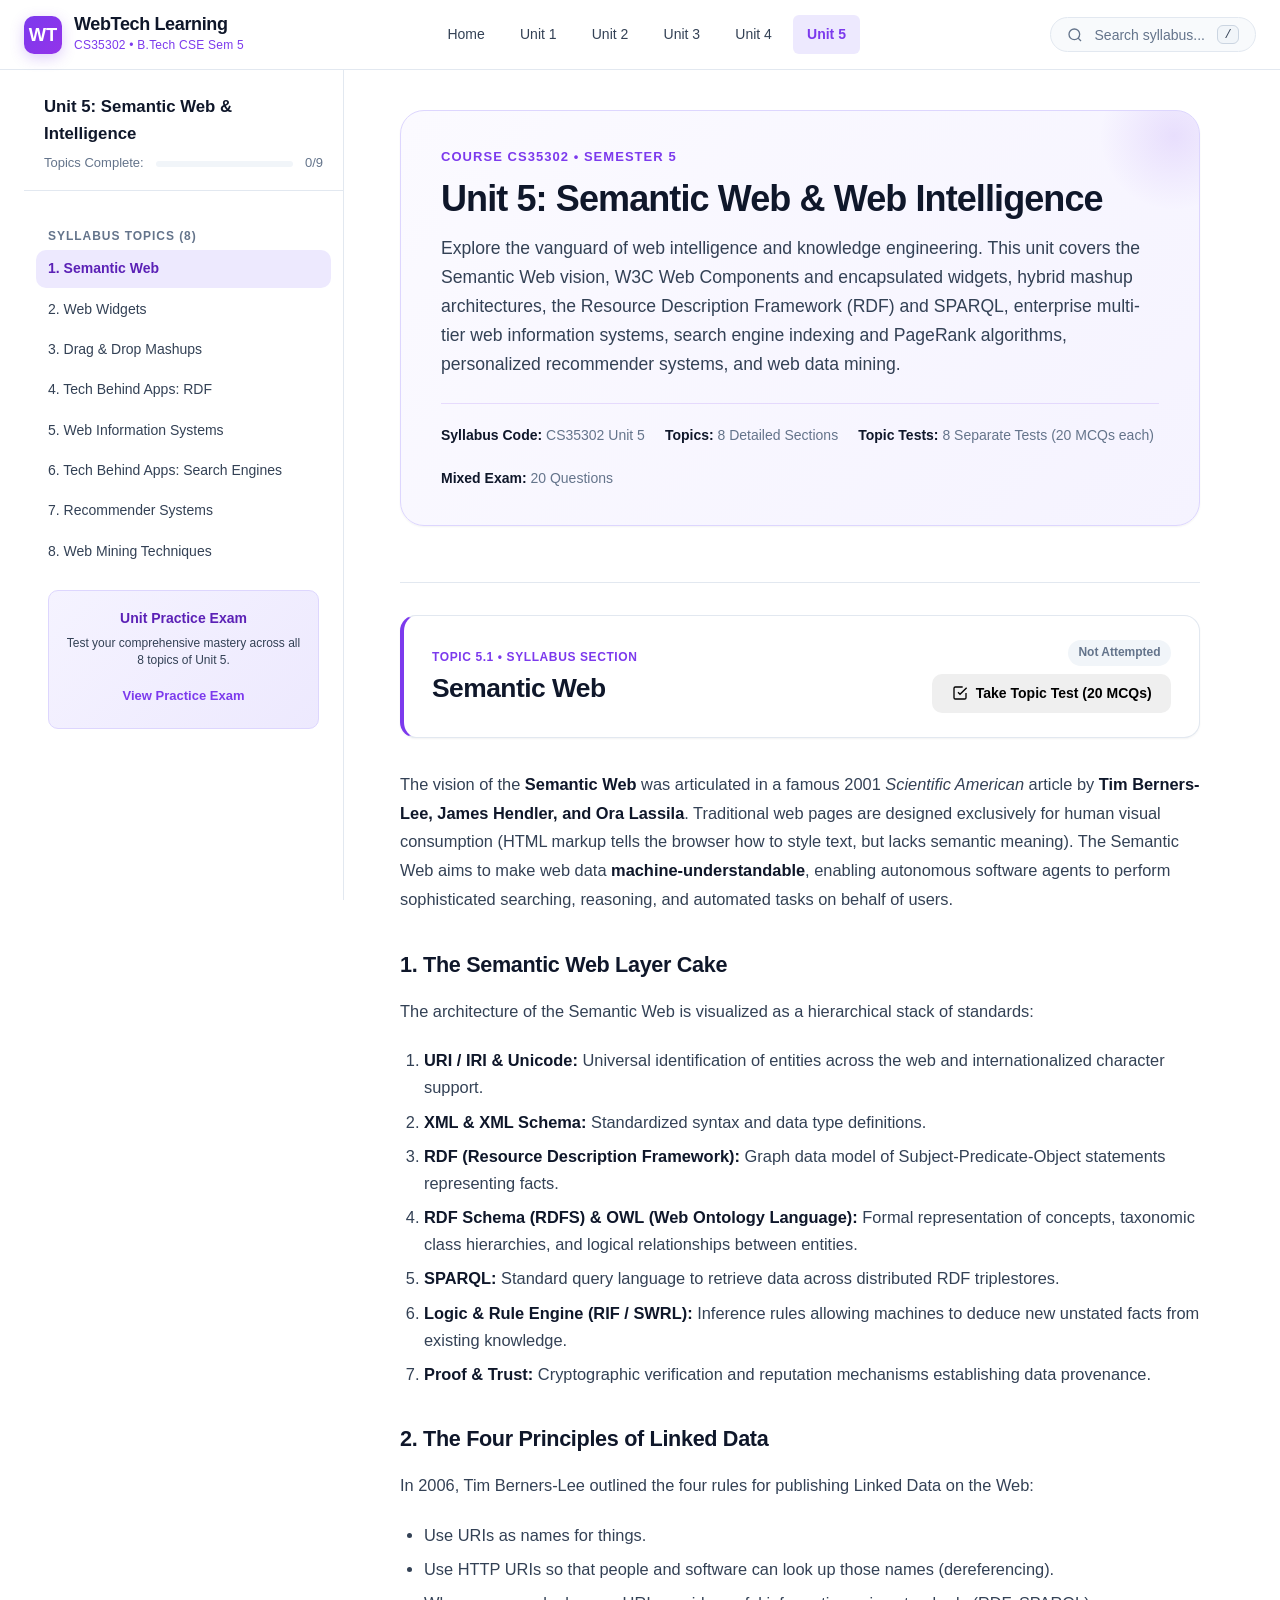
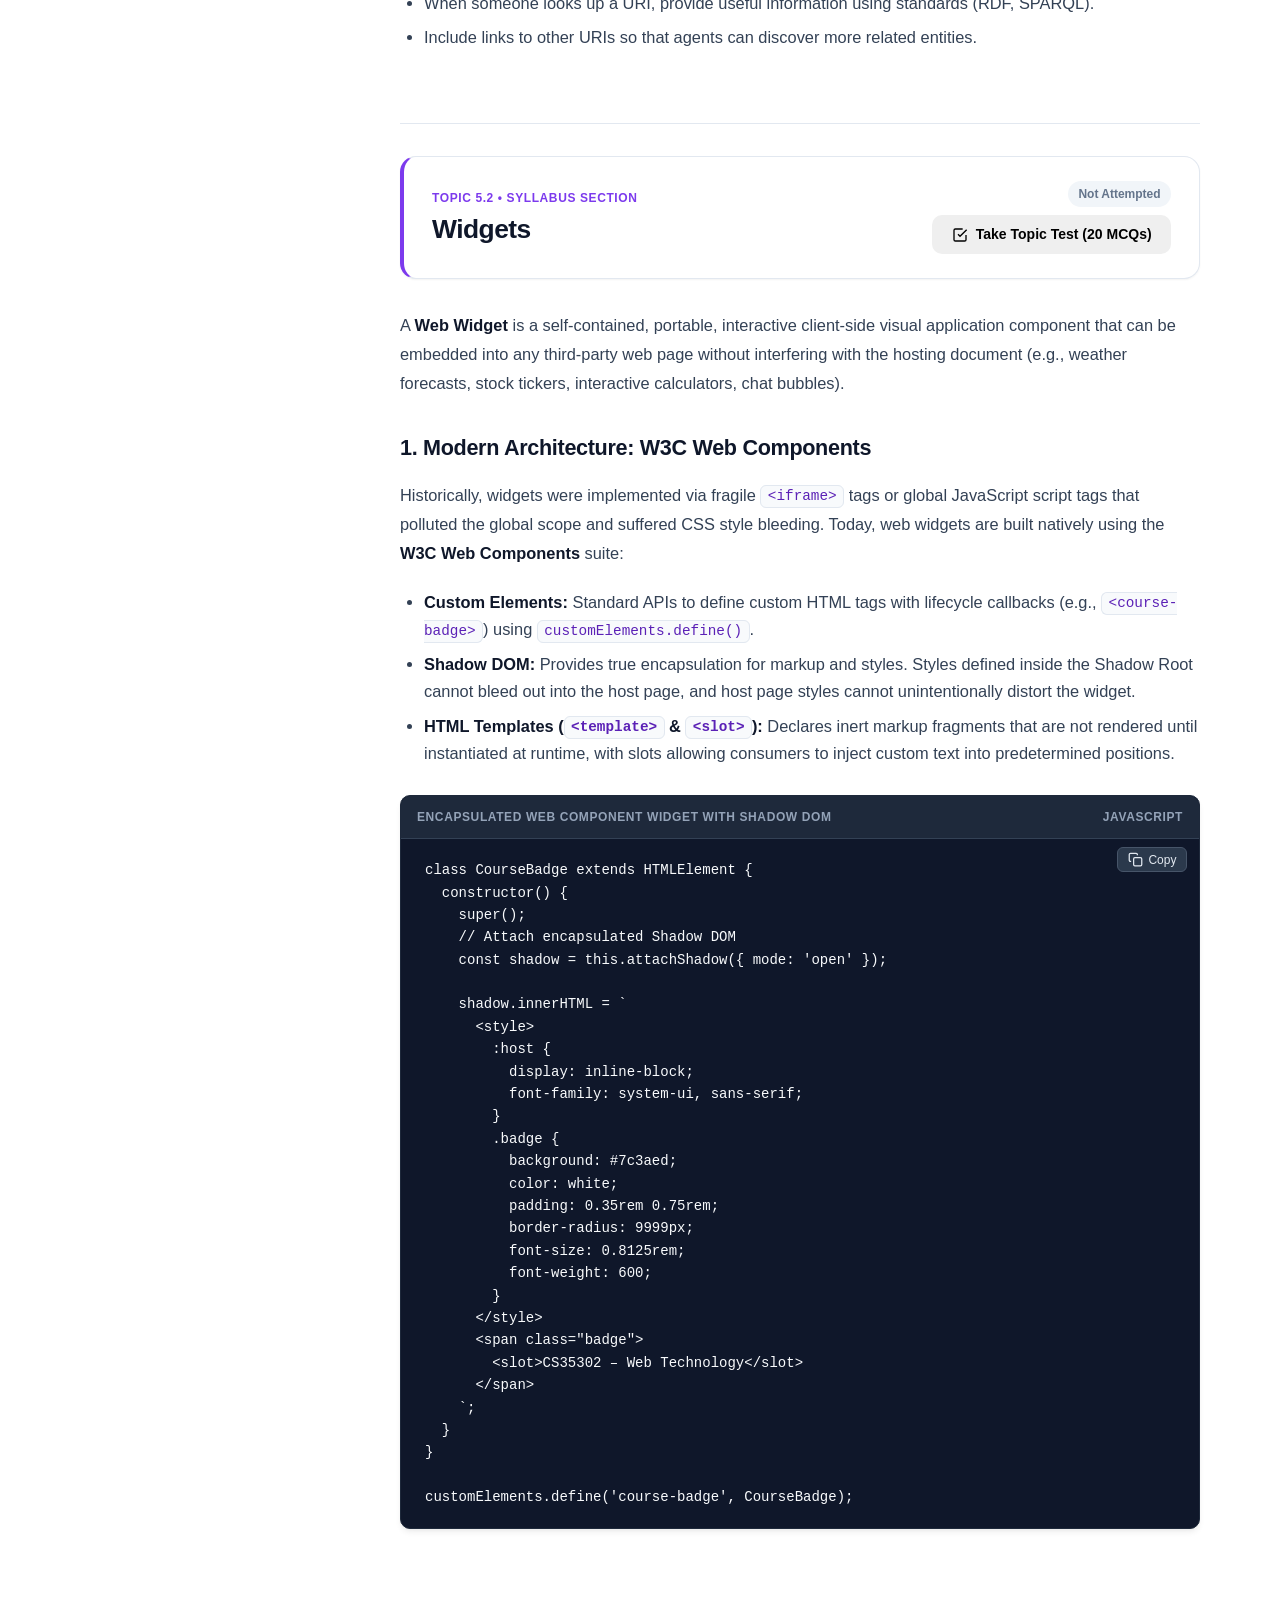
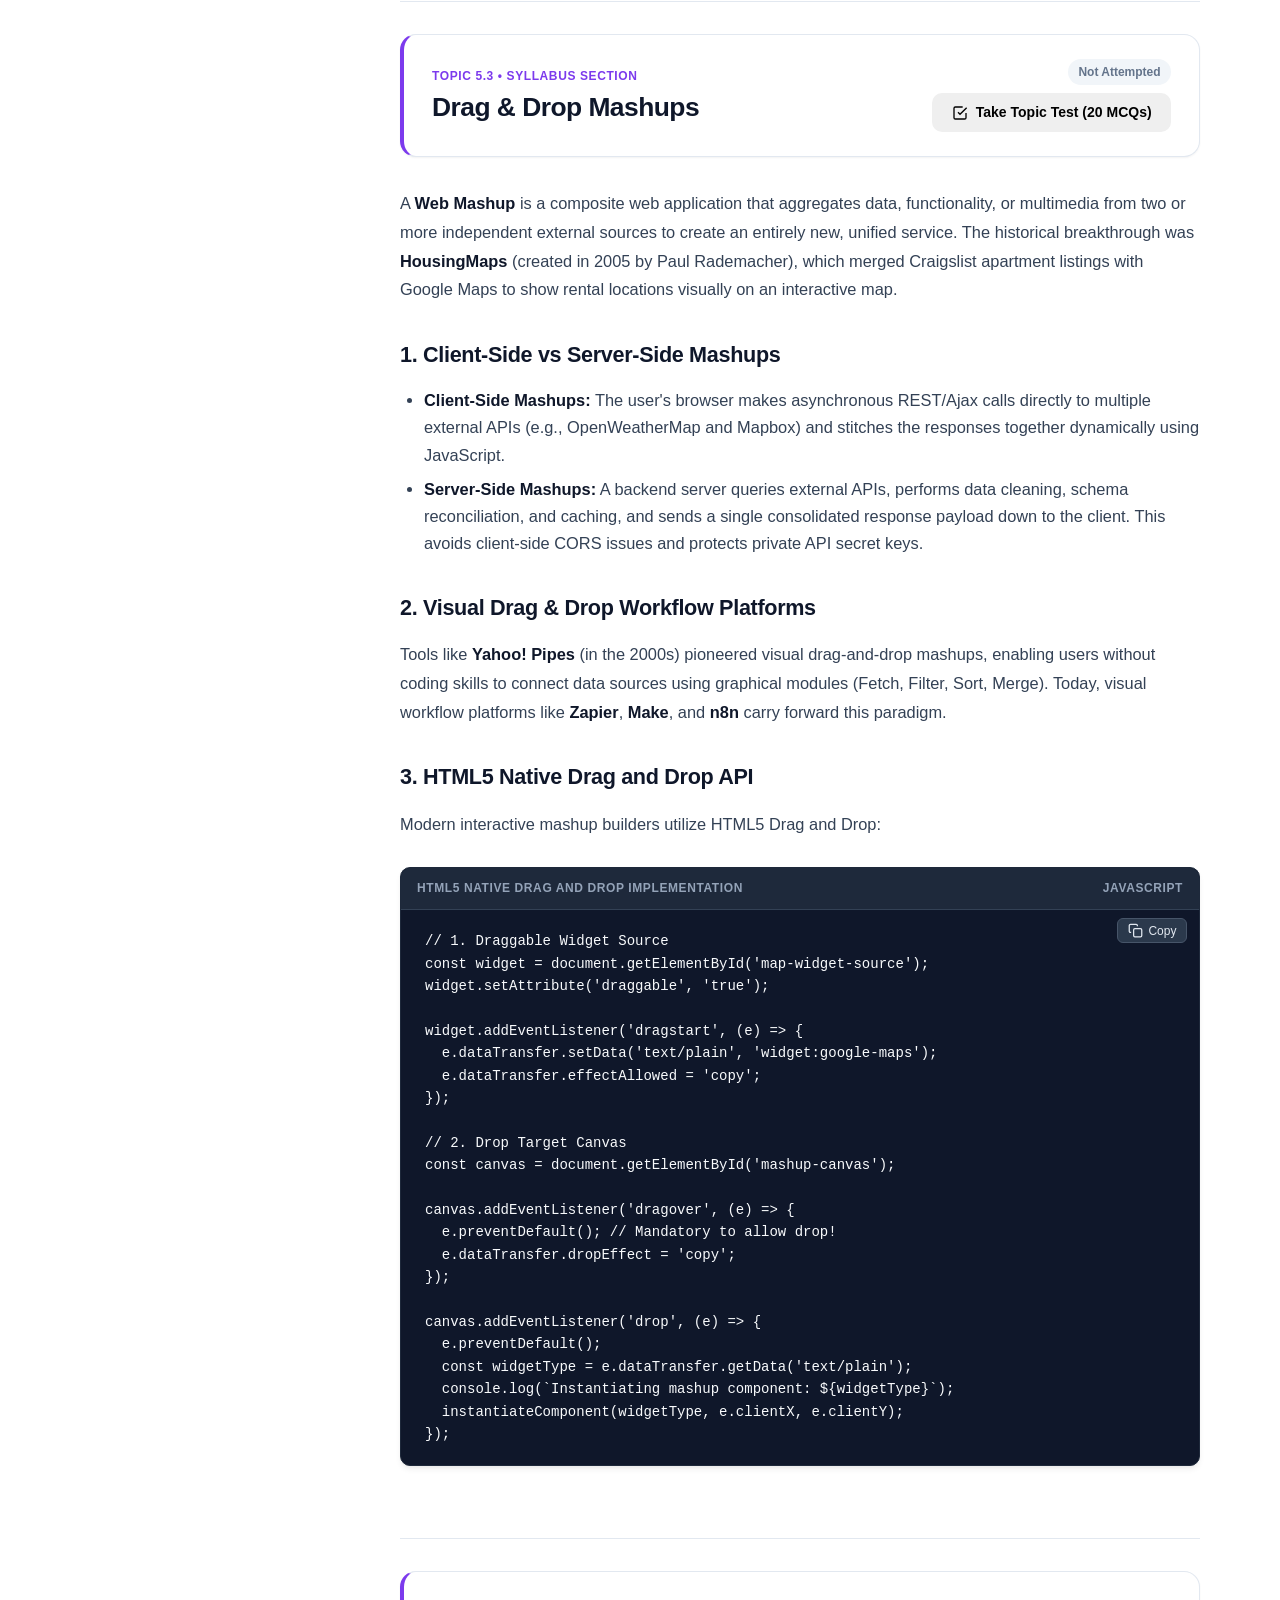
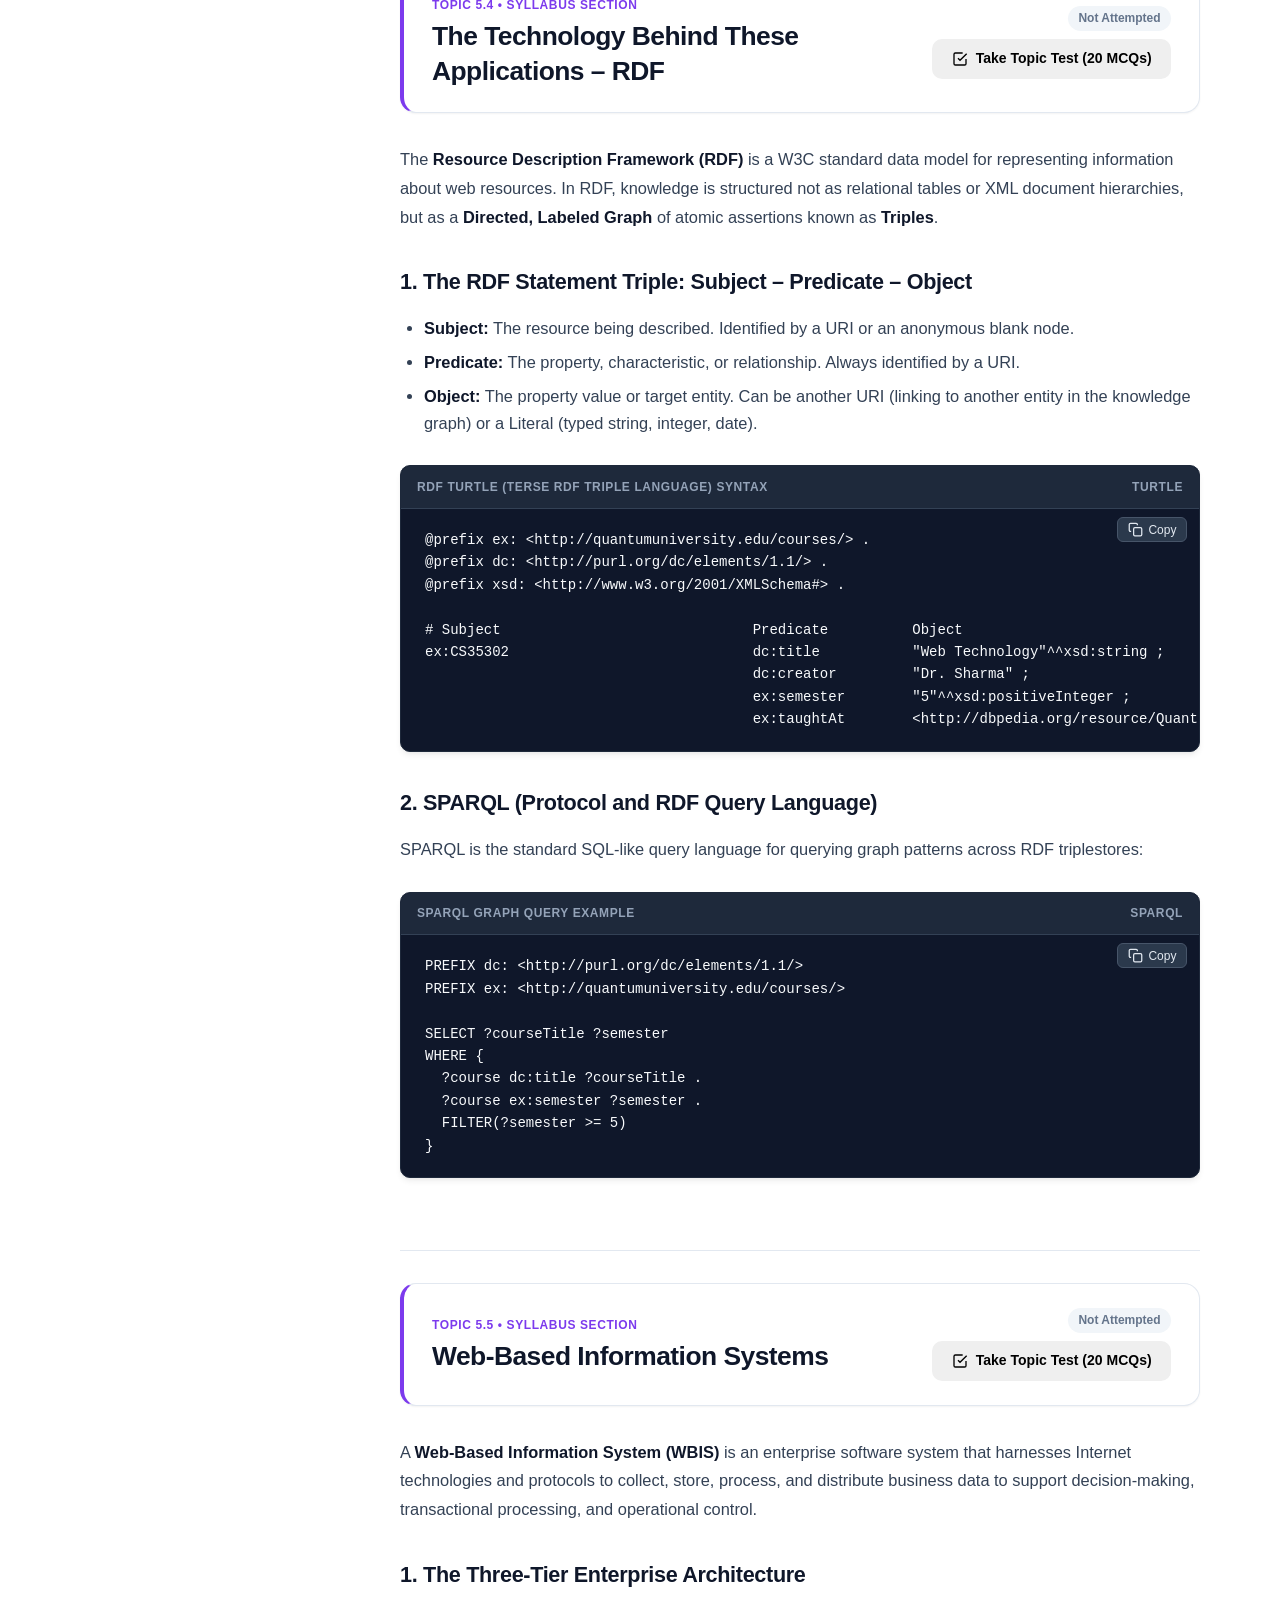
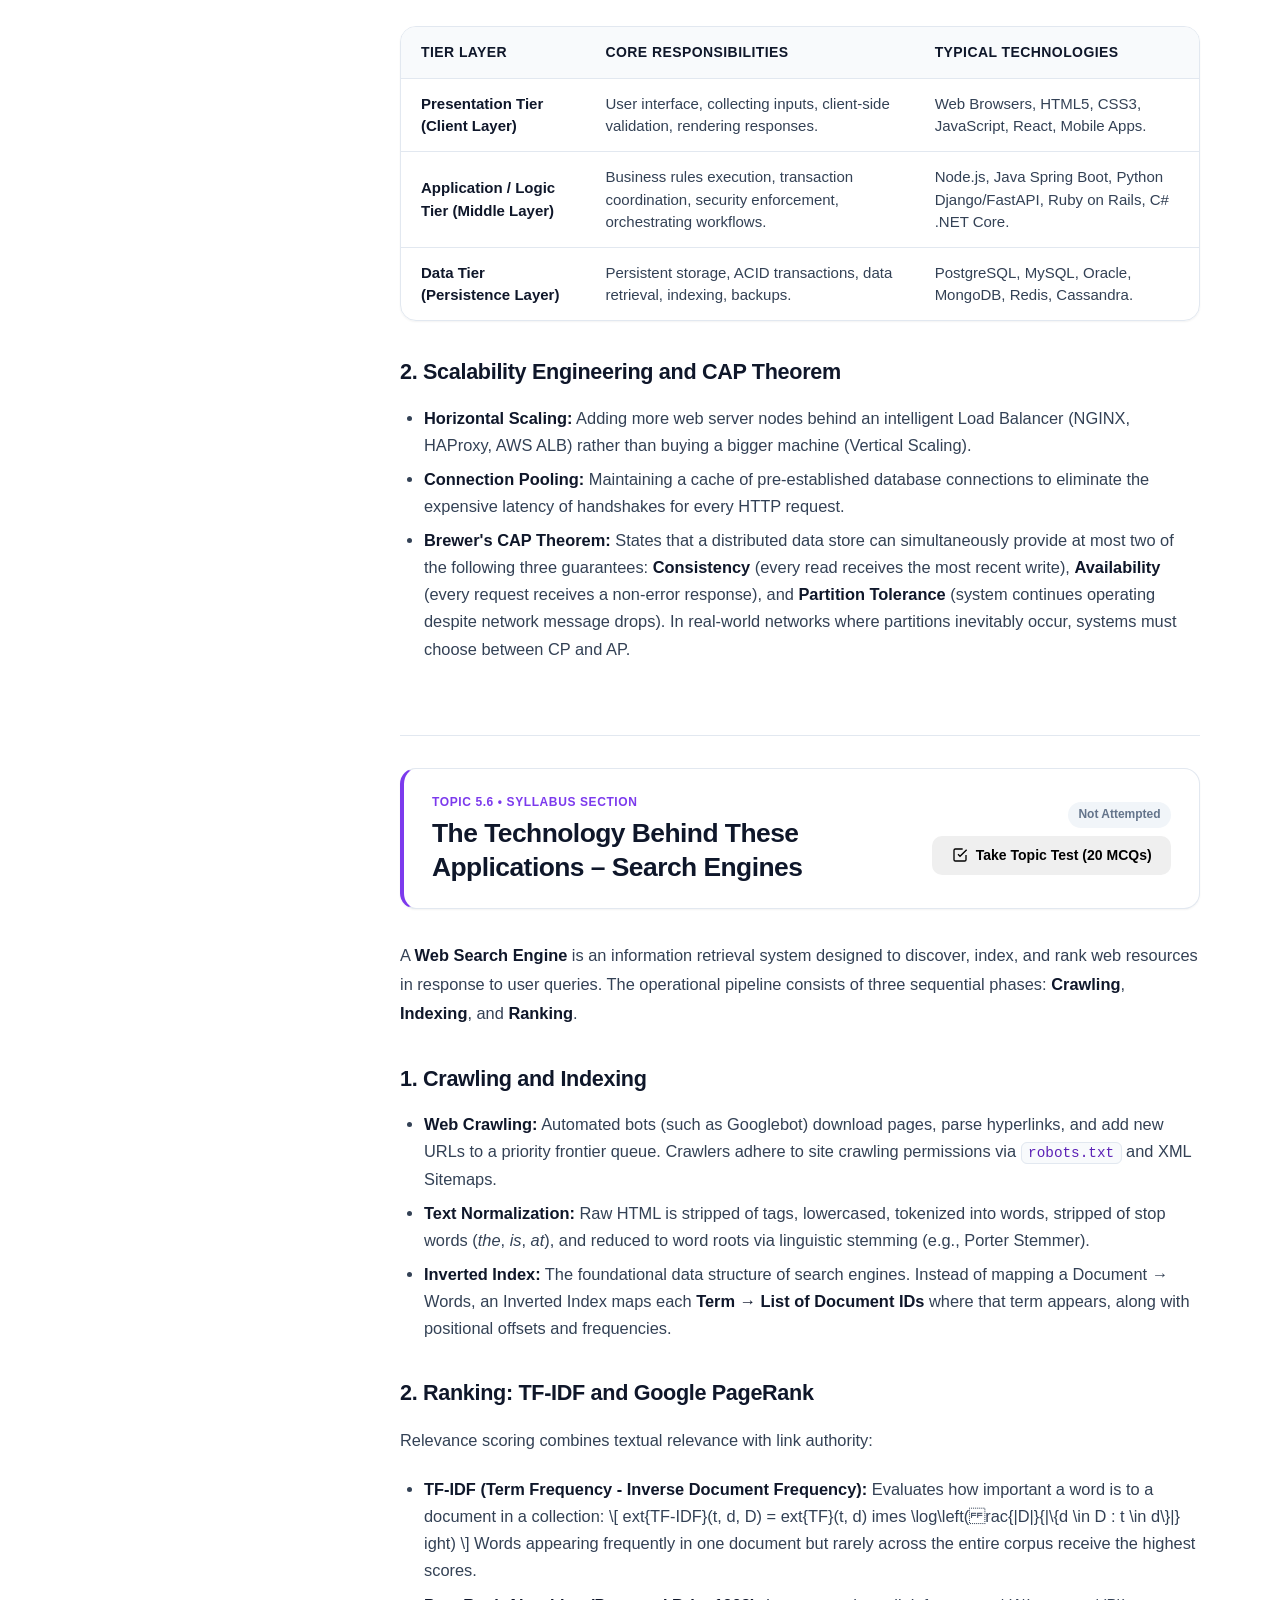
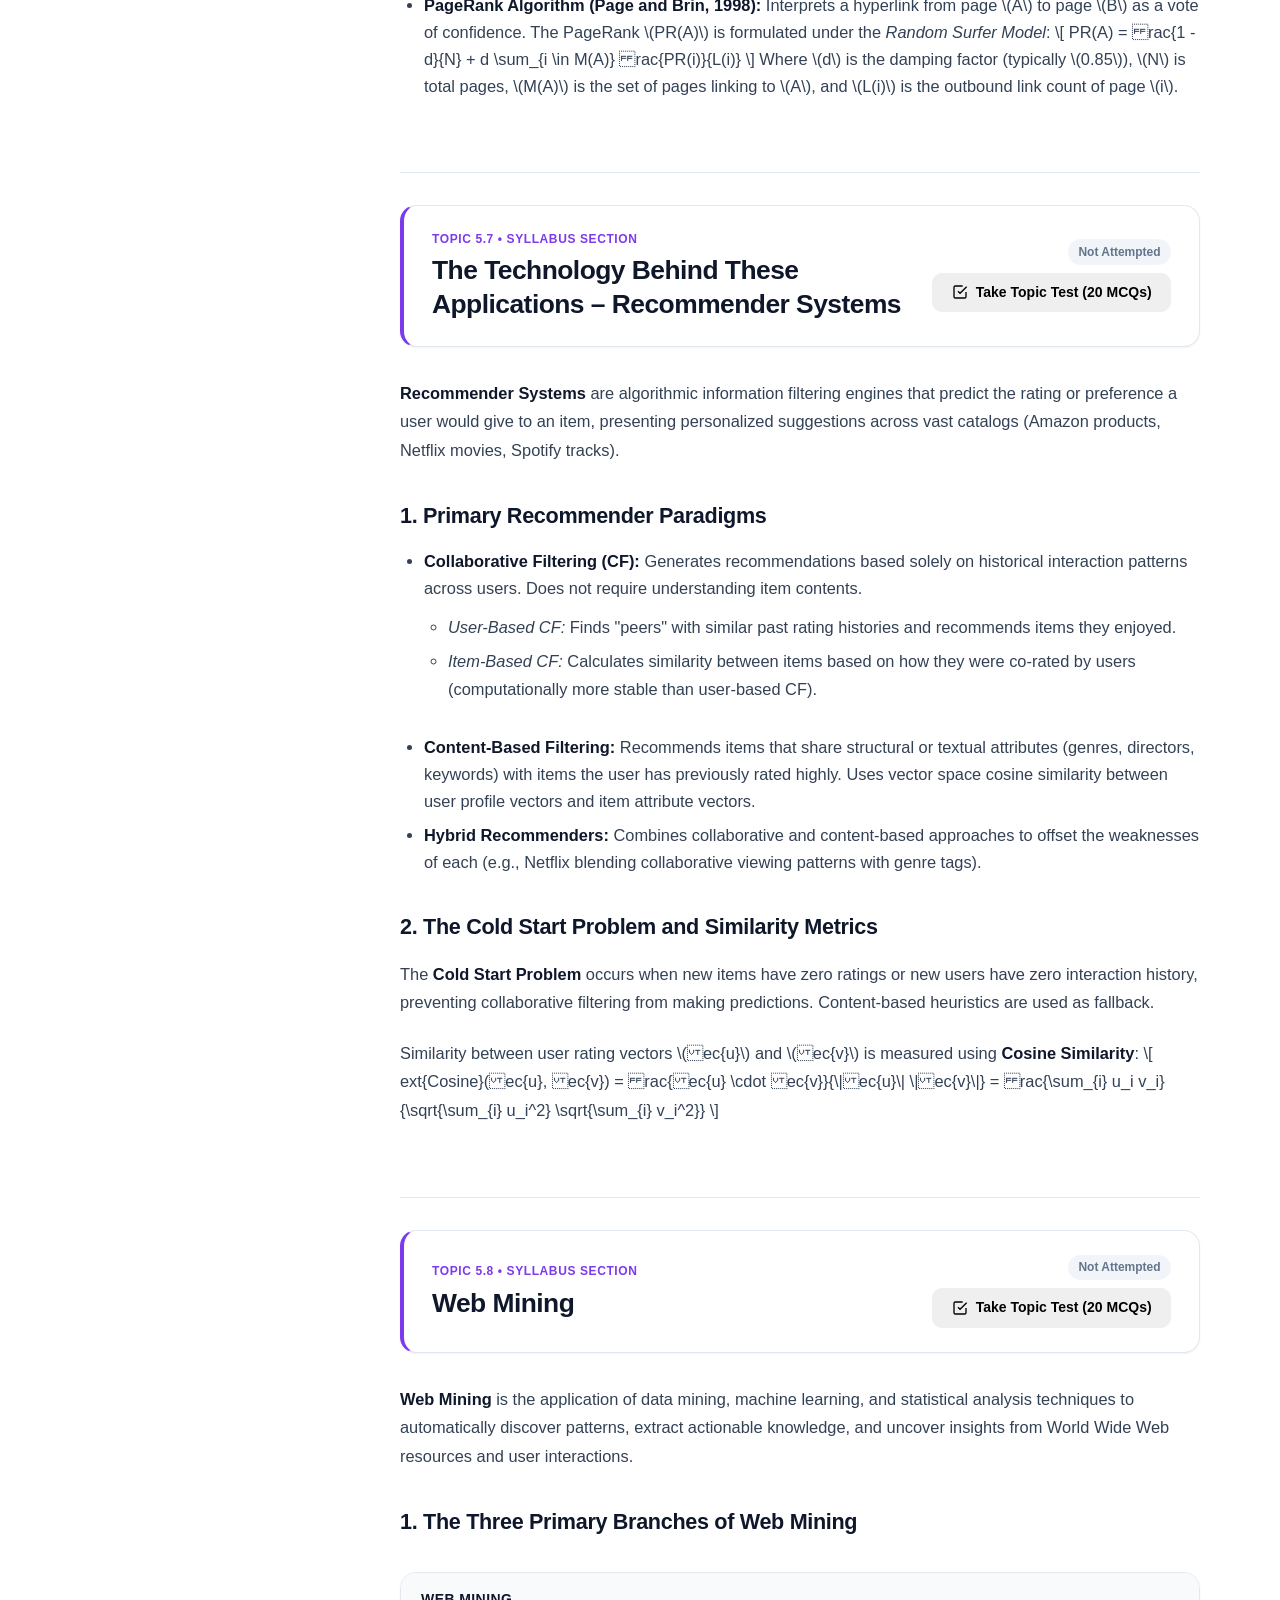
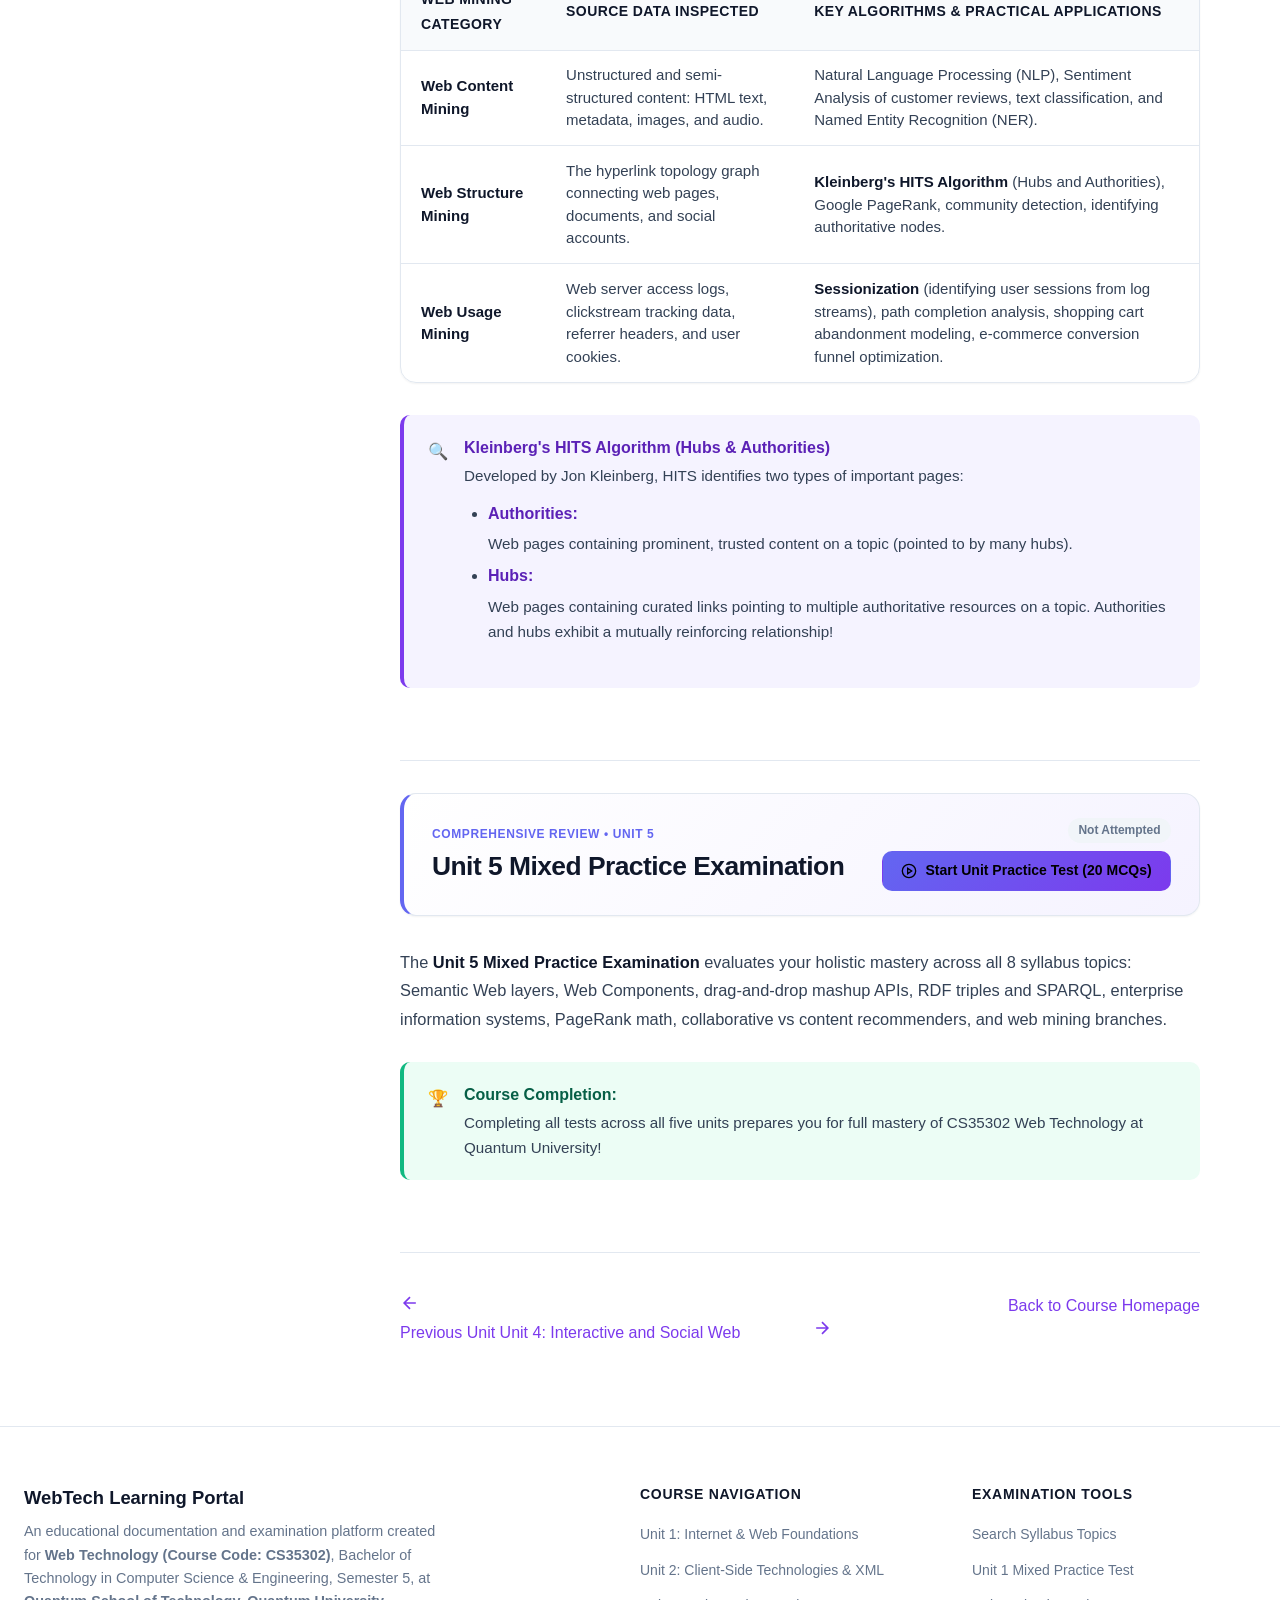
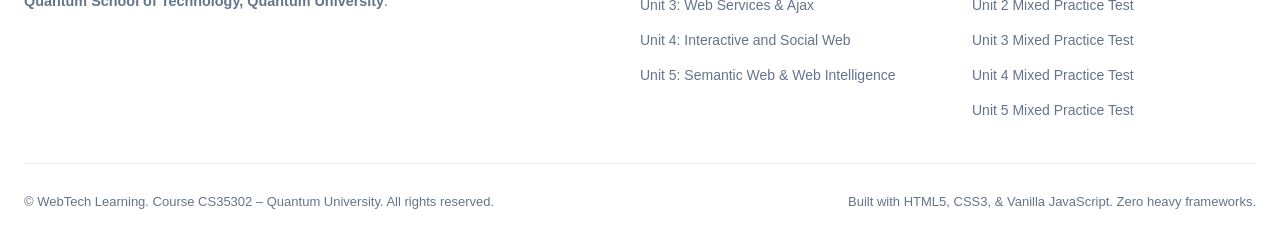
<file: unit5.html>
<!DOCTYPE html>
<html lang="en">
<head>
  <meta charset="UTF-8" />
  <meta name="viewport" content="width=device-width, initial-scale=1.0" />
  <title>Unit 5: Semantic Web &amp; Web Intelligence – WebTech Learning (CS35302)</title>
  <meta name="description" content="Complete documentation and topic-wise MCQ examination for Unit 5: Semantic Web & Web Intelligence. Course CS35302, Quantum University." />
  <link rel="stylesheet" href="css/main.css" />
  <link rel="stylesheet" href="css/documentation.css" />
  <link rel="stylesheet" href="css/test-system.css" />
</head>
<body>
  <!-- Header / Navigation Bar -->
  <header class="wt-navbar">
    <div class="wt-container wt-nav-inner">
      <div class="wt-nav-left">
        <button class="wt-mobile-toggle" id="wt-mobile-menu-btn" aria-label="Toggle Syllabus Menu">
          <svg width="22" height="22" viewBox="0 0 24 24" fill="none" stroke="currentColor" stroke-width="2"><line x1="3" y1="12" x2="21" y2="12"/><line x1="3" y1="6" x2="21" y2="6"/><line x1="3" y1="18" x2="21" y2="18"/></svg>
        </button>
        <a href="index.html" class="wt-brand">
          <div class="wt-brand-logo">WT</div>
          <div class="wt-brand-text">
            <span class="wt-site-title">WebTech Learning</span>
            <span class="wt-course-sub">CS35302 • B.Tech CSE Sem 5</span>
          </div>
        </a>
      </div>

      <nav>
        <ul class="wt-nav-links">
          <li><a href="index.html" class="wt-nav-link">Home</a></li>
          <li><a href="unit1.html" class="wt-nav-link">Unit 1</a></li>
          <li><a href="unit2.html" class="wt-nav-link">Unit 2</a></li>
          <li><a href="unit3.html" class="wt-nav-link">Unit 3</a></li>
          <li><a href="unit4.html" class="wt-nav-link">Unit 4</a></li>
          <li><a href="unit5.html" class="wt-nav-link active">Unit 5</a></li>
        </ul>
      </nav>

      <div class="wt-nav-right">
        <button class="wt-search-trigger" data-action="open-search" title="Search Syllabus (Press / or Ctrl+K)">
          <svg width="16" height="16" viewBox="0 0 24 24" fill="none" stroke="currentColor" stroke-width="2"><circle cx="11" cy="11" r="8"/><path d="m21 21-4.35-4.35"/></svg>
          <span>Search syllabus...</span>
          <kbd class="wt-search-shortcut">/</kbd>
        </button>
      </div>
    </div>
  </header>

  <div class="wt-sidebar-overlay" id="wt-sidebar-overlay"></div>

  <!-- Documentation Layout Grid -->
  <div class="wt-container wt-doc-layout">
    <!-- Sticky Sidebar Table of Contents -->
    <aside class="wt-sidebar" id="wt-sidebar">
      <div class="wt-sidebar-header">
        <div class="wt-sidebar-unit-title">Unit 5: Semantic Web &amp; Intelligence</div>
        <div class="wt-sidebar-progress-wrap">
          <span>Topics Complete:</span>
          <div class="wt-sidebar-progress-bar">
            <div class="wt-sidebar-progress-fill" id="wt-sidebar-unit5-fill" style="width: 0%;"></div>
          </div>
          <span id="wt-sidebar-unit5-count">0/8</span>
        </div>
      </div>

      <nav class="wt-sidebar-nav">
        <div class="wt-toc-group-label">Syllabus Topics (8)</div>
        <ul class="wt-toc-list">
          <li class="wt-toc-item"><a href="#semantic-web" class="wt-toc-link"><span>1. Semantic Web</span><span class="wt-toc-check" data-toc-key="semantic-web">✓</span></a></li>
          <li class="wt-toc-item"><a href="#widgets" class="wt-toc-link"><span>2. Web Widgets</span><span class="wt-toc-check" data-toc-key="widgets">✓</span></a></li>
          <li class="wt-toc-item"><a href="#mashups" class="wt-toc-link"><span>3. Drag &amp; Drop Mashups</span><span class="wt-toc-check" data-toc-key="mashups">✓</span></a></li>
          <li class="wt-toc-item"><a href="#rdf" class="wt-toc-link"><span>4. Tech Behind Apps: RDF</span><span class="wt-toc-check" data-toc-key="rdf">✓</span></a></li>
          <li class="wt-toc-item"><a href="#web-info-systems" class="wt-toc-link"><span>5. Web Information Systems</span><span class="wt-toc-check" data-toc-key="web-info-systems">✓</span></a></li>
          <li class="wt-toc-item"><a href="#search-engines" class="wt-toc-link"><span>6. Tech Behind Apps: Search Engines</span><span class="wt-toc-check" data-toc-key="search-engines">✓</span></a></li>
          <li class="wt-toc-item"><a href="#recommender-systems" class="wt-toc-link"><span>7. Recommender Systems</span><span class="wt-toc-check" data-toc-key="recommender-systems">✓</span></a></li>
          <li class="wt-toc-item"><a href="#web-mining" class="wt-toc-link"><span>8. Web Mining Techniques</span><span class="wt-toc-check" data-toc-key="web-mining">✓</span></a></li>
        </ul>

        <div class="wt-sidebar-test-card">
          <h6>Unit Practice Exam</h6>
          <p>Test your comprehensive mastery across all 8 topics of Unit 5.</p>
          <a href="#unit5-mixed" class="wt-btn wt-btn-sm wt-btn-accent" style="width: 100%; justify-content: center;">
            View Practice Exam
          </a>
        </div>
      </nav>
    </aside>

    <!-- Main Content Area -->
    <main class="wt-doc-content">
      <!-- Unit Banner -->
      <section class="wt-unit-overview-banner">
        <span class="wt-unit-tag">Course CS35302 • Semester 5</span>
        <h1 class="wt-unit-heading">Unit 5: Semantic Web &amp; Web Intelligence</h1>
        <p class="wt-unit-lead">
          Explore the vanguard of web intelligence and knowledge engineering. This unit covers the Semantic Web vision, W3C Web Components and encapsulated widgets, hybrid mashup architectures, the Resource Description Framework (RDF) and SPARQL, enterprise multi-tier web information systems, search engine indexing and PageRank algorithms, personalized recommender systems, and web data mining.
        </p>
        <div class="wt-unit-meta-bar">
          <div><strong>Syllabus Code:</strong> CS35302 Unit 5</div>
          <div><strong>Topics:</strong> 8 Detailed Sections</div>
          <div><strong>Topic Tests:</strong> 8 Separate Tests (20 MCQs each)</div>
          <div><strong>Mixed Exam:</strong> 20 Questions</div>
        </div>
      </section>

      <!-- Topic 1 -->
      <section id="semantic-web" class="wt-topic-section">
        <div class="wt-topic-header-card">
          <div class="wt-topic-header-info">
            <span class="wt-topic-num">Topic 5.1 • Syllabus Section</span>
            <h2 class="wt-topic-title">Semantic Web</h2>
          </div>
          <div class="wt-topic-actions-right">
            <div class="wt-score-badge" data-badge-key="semantic-web">
              <span class="badge-pending">Not Attempted</span>
            </div>
            <button class="wt-btn wt-btn-accent" data-unit="5" data-test-key="semantic-web" data-test-title="Semantic Web">
              <svg width="16" height="16" viewBox="0 0 24 24" fill="none" stroke="currentColor" stroke-width="2"><path d="M9 11l3 3L22 4"/><path d="M21 12v7a2 2 0 0 1-2 2H5a2 2 0 0 1-2-2V5a2 2 0 0 1 2-2h11"/></svg>
              <span>Take Topic Test (20 MCQs)</span>
            </button>
          </div>
        </div>

        <div class="wt-content-block">
          <p>
            The vision of the <strong>Semantic Web</strong> was articulated in a famous 2001 <em>Scientific American</em> article by <strong>Tim Berners-Lee, James Hendler, and Ora Lassila</strong>. Traditional web pages are designed exclusively for human visual consumption (HTML markup tells the browser how to style text, but lacks semantic meaning). The Semantic Web aims to make web data <strong>machine-understandable</strong>, enabling autonomous software agents to perform sophisticated searching, reasoning, and automated tasks on behalf of users.
          </p>

          <h4>1. The Semantic Web Layer Cake</h4>
          <p>
            The architecture of the Semantic Web is visualized as a hierarchical stack of standards:
          </p>
          <ol>
            <li><strong>URI / IRI &amp; Unicode:</strong> Universal identification of entities across the web and internationalized character support.</li>
            <li><strong>XML &amp; XML Schema:</strong> Standardized syntax and data type definitions.</li>
            <li><strong>RDF (Resource Description Framework):</strong> Graph data model of Subject-Predicate-Object statements representing facts.</li>
            <li><strong>RDF Schema (RDFS) &amp; OWL (Web Ontology Language):</strong> Formal representation of concepts, taxonomic class hierarchies, and logical relationships between entities.</li>
            <li><strong>SPARQL:</strong> Standard query language to retrieve data across distributed RDF triplestores.</li>
            <li><strong>Logic &amp; Rule Engine (RIF / SWRL):</strong> Inference rules allowing machines to deduce new unstated facts from existing knowledge.</li>
            <li><strong>Proof &amp; Trust:</strong> Cryptographic verification and reputation mechanisms establishing data provenance.</li>
          </ol>

          <h4>2. The Four Principles of Linked Data</h4>
          <p>
            In 2006, Tim Berners-Lee outlined the four rules for publishing Linked Data on the Web:
          </p>
          <ul>
            <li>Use URIs as names for things.</li>
            <li>Use HTTP URIs so that people and software can look up those names (dereferencing).</li>
            <li>When someone looks up a URI, provide useful information using standards (RDF, SPARQL).</li>
            <li>Include links to other URIs so that agents can discover more related entities.</li>
          </ul>
        </div>
      </section>

      <!-- Topic 2 -->
      <section id="widgets" class="wt-topic-section">
        <div class="wt-topic-header-card">
          <div class="wt-topic-header-info">
            <span class="wt-topic-num">Topic 5.2 • Syllabus Section</span>
            <h2 class="wt-topic-title">Widgets</h2>
          </div>
          <div class="wt-topic-actions-right">
            <div class="wt-score-badge" data-badge-key="widgets">
              <span class="badge-pending">Not Attempted</span>
            </div>
            <button class="wt-btn wt-btn-accent" data-unit="5" data-test-key="widgets" data-test-title="Widgets">
              <svg width="16" height="16" viewBox="0 0 24 24" fill="none" stroke="currentColor" stroke-width="2"><path d="M9 11l3 3L22 4"/><path d="M21 12v7a2 2 0 0 1-2 2H5a2 2 0 0 1-2-2V5a2 2 0 0 1 2-2h11"/></svg>
              <span>Take Topic Test (20 MCQs)</span>
            </button>
          </div>
        </div>

        <div class="wt-content-block">
          <p>
            A <strong>Web Widget</strong> is a self-contained, portable, interactive client-side visual application component that can be embedded into any third-party web page without interfering with the hosting document (e.g., weather forecasts, stock tickers, interactive calculators, chat bubbles).
          </p>

          <h4>1. Modern Architecture: W3C Web Components</h4>
          <p>
            Historically, widgets were implemented via fragile <code>&lt;iframe&gt;</code> tags or global JavaScript script tags that polluted the global scope and suffered CSS style bleeding. Today, web widgets are built natively using the <strong>W3C Web Components</strong> suite:
          </p>
          <ul>
            <li><strong>Custom Elements:</strong> Standard APIs to define custom HTML tags with lifecycle callbacks (e.g., <code>&lt;course-badge&gt;</code>) using <code>customElements.define()</code>.</li>
            <li><strong>Shadow DOM:</strong> Provides true encapsulation for markup and styles. Styles defined inside the Shadow Root cannot bleed out into the host page, and host page styles cannot unintentionally distort the widget.</li>
            <li><strong>HTML Templates (<code>&lt;template&gt;</code> &amp; <code>&lt;slot&gt;</code>):</strong> Declares inert markup fragments that are not rendered until instantiated at runtime, with slots allowing consumers to inject custom text into predetermined positions.</li>
          </ul>

          <div class="wt-code-card">
            <div class="wt-code-header">
              <span>Encapsulated Web Component Widget with Shadow DOM</span>
              <span>JavaScript</span>
            </div>
            <pre><code>class CourseBadge extends HTMLElement {
  constructor() {
    super();
    // Attach encapsulated Shadow DOM
    const shadow = this.attachShadow({ mode: 'open' });

    shadow.innerHTML = `
      &lt;style&gt;
        :host {
          display: inline-block;
          font-family: system-ui, sans-serif;
        }
        .badge {
          background: #7c3aed;
          color: white;
          padding: 0.35rem 0.75rem;
          border-radius: 9999px;
          font-size: 0.8125rem;
          font-weight: 600;
        }
      &lt;/style&gt;
      &lt;span class="badge"&gt;
        &lt;slot&gt;CS35302 – Web Technology&lt;/slot&gt;
      &lt;/span&gt;
    `;
  }
}

customElements.define('course-badge', CourseBadge);</code></pre>
          </div>
        </div>
      </section>

      <!-- Topic 3 -->
      <section id="mashups" class="wt-topic-section">
        <div class="wt-topic-header-card">
          <div class="wt-topic-header-info">
            <span class="wt-topic-num">Topic 5.3 • Syllabus Section</span>
            <h2 class="wt-topic-title">Drag &amp; Drop Mashups</h2>
          </div>
          <div class="wt-topic-actions-right">
            <div class="wt-score-badge" data-badge-key="mashups">
              <span class="badge-pending">Not Attempted</span>
            </div>
            <button class="wt-btn wt-btn-accent" data-unit="5" data-test-key="mashups" data-test-title="Drag &amp; Drop Mashups">
              <svg width="16" height="16" viewBox="0 0 24 24" fill="none" stroke="currentColor" stroke-width="2"><path d="M9 11l3 3L22 4"/><path d="M21 12v7a2 2 0 0 1-2 2H5a2 2 0 0 1-2-2V5a2 2 0 0 1 2-2h11"/></svg>
              <span>Take Topic Test (20 MCQs)</span>
            </button>
          </div>
        </div>

        <div class="wt-content-block">
          <p>
            A <strong>Web Mashup</strong> is a composite web application that aggregates data, functionality, or multimedia from two or more independent external sources to create an entirely new, unified service. The historical breakthrough was <strong>HousingMaps</strong> (created in 2005 by Paul Rademacher), which merged Craigslist apartment listings with Google Maps to show rental locations visually on an interactive map.
          </p>

          <h4>1. Client-Side vs Server-Side Mashups</h4>
          <ul>
            <li><strong>Client-Side Mashups:</strong> The user's browser makes asynchronous REST/Ajax calls directly to multiple external APIs (e.g., OpenWeatherMap and Mapbox) and stitches the responses together dynamically using JavaScript.</li>
            <li><strong>Server-Side Mashups:</strong> A backend server queries external APIs, performs data cleaning, schema reconciliation, and caching, and sends a single consolidated response payload down to the client. This avoids client-side CORS issues and protects private API secret keys.</li>
          </ul>

          <h4>2. Visual Drag &amp; Drop Workflow Platforms</h4>
          <p>
            Tools like <strong>Yahoo! Pipes</strong> (in the 2000s) pioneered visual drag-and-drop mashups, enabling users without coding skills to connect data sources using graphical modules (Fetch, Filter, Sort, Merge). Today, visual workflow platforms like <strong>Zapier</strong>, <strong>Make</strong>, and <strong>n8n</strong> carry forward this paradigm.
          </p>

          <h4>3. HTML5 Native Drag and Drop API</h4>
          <p>
            Modern interactive mashup builders utilize HTML5 Drag and Drop:
          </p>
          <div class="wt-code-card">
            <div class="wt-code-header">
              <span>HTML5 Native Drag and Drop Implementation</span>
              <span>JavaScript</span>
            </div>
            <pre><code>// 1. Draggable Widget Source
const widget = document.getElementById('map-widget-source');
widget.setAttribute('draggable', 'true');

widget.addEventListener('dragstart', (e) => {
  e.dataTransfer.setData('text/plain', 'widget:google-maps');
  e.dataTransfer.effectAllowed = 'copy';
});

// 2. Drop Target Canvas
const canvas = document.getElementById('mashup-canvas');

canvas.addEventListener('dragover', (e) => {
  e.preventDefault(); // Mandatory to allow drop!
  e.dataTransfer.dropEffect = 'copy';
});

canvas.addEventListener('drop', (e) => {
  e.preventDefault();
  const widgetType = e.dataTransfer.getData('text/plain');
  console.log(`Instantiating mashup component: ${widgetType}`);
  instantiateComponent(widgetType, e.clientX, e.clientY);
});</code></pre>
          </div>
        </div>
      </section>

      <!-- Topic 4 -->
      <section id="rdf" class="wt-topic-section">
        <div class="wt-topic-header-card">
          <div class="wt-topic-header-info">
            <span class="wt-topic-num">Topic 5.4 • Syllabus Section</span>
            <h2 class="wt-topic-title">The Technology Behind These Applications – RDF</h2>
          </div>
          <div class="wt-topic-actions-right">
            <div class="wt-score-badge" data-badge-key="rdf">
              <span class="badge-pending">Not Attempted</span>
            </div>
            <button class="wt-btn wt-btn-accent" data-unit="5" data-test-key="rdf" data-test-title="The Technology Behind These Applications – RDF">
              <svg width="16" height="16" viewBox="0 0 24 24" fill="none" stroke="currentColor" stroke-width="2"><path d="M9 11l3 3L22 4"/><path d="M21 12v7a2 2 0 0 1-2 2H5a2 2 0 0 1-2-2V5a2 2 0 0 1 2-2h11"/></svg>
              <span>Take Topic Test (20 MCQs)</span>
            </button>
          </div>
        </div>

        <div class="wt-content-block">
          <p>
            The <strong>Resource Description Framework (RDF)</strong> is a W3C standard data model for representing information about web resources. In RDF, knowledge is structured not as relational tables or XML document hierarchies, but as a <strong>Directed, Labeled Graph</strong> of atomic assertions known as <strong>Triples</strong>.
          </p>

          <h4>1. The RDF Statement Triple: Subject &ndash; Predicate &ndash; Object</h4>
          <ul>
            <li><strong>Subject:</strong> The resource being described. Identified by a URI or an anonymous blank node.</li>
            <li><strong>Predicate:</strong> The property, characteristic, or relationship. Always identified by a URI.</li>
            <li><strong>Object:</strong> The property value or target entity. Can be another URI (linking to another entity in the knowledge graph) or a Literal (typed string, integer, date).</li>
          </ul>

          <div class="wt-code-card">
            <div class="wt-code-header">
              <span>RDF Turtle (Terse RDF Triple Language) Syntax</span>
              <span>Turtle</span>
            </div>
            <pre><code>@prefix ex: &lt;http://quantumuniversity.edu/courses/&gt; .
@prefix dc: &lt;http://purl.org/dc/elements/1.1/&gt; .
@prefix xsd: &lt;http://www.w3.org/2001/XMLSchema#&gt; .

# Subject                              Predicate          Object
ex:CS35302                             dc:title           "Web Technology"^^xsd:string ;
                                       dc:creator         "Dr. Sharma" ;
                                       ex:semester        "5"^^xsd:positiveInteger ;
                                       ex:taughtAt        &lt;http://dbpedia.org/resource/Quantum_University&gt; .</code></pre>
          </div>

          <h4>2. SPARQL (Protocol and RDF Query Language)</h4>
          <p>
            SPARQL is the standard SQL-like query language for querying graph patterns across RDF triplestores:
          </p>
          <div class="wt-code-card">
            <div class="wt-code-header">
              <span>SPARQL Graph Query Example</span>
              <span>SPARQL</span>
            </div>
            <pre><code>PREFIX dc: &lt;http://purl.org/dc/elements/1.1/&gt;
PREFIX ex: &lt;http://quantumuniversity.edu/courses/&gt;

SELECT ?courseTitle ?semester
WHERE {
  ?course dc:title ?courseTitle .
  ?course ex:semester ?semester .
  FILTER(?semester &gt;= 5)
}</code></pre>
          </div>
        </div>
      </section>

      <!-- Topic 5 -->
      <section id="web-info-systems" class="wt-topic-section">
        <div class="wt-topic-header-card">
          <div class="wt-topic-header-info">
            <span class="wt-topic-num">Topic 5.5 • Syllabus Section</span>
            <h2 class="wt-topic-title">Web-Based Information Systems</h2>
          </div>
          <div class="wt-topic-actions-right">
            <div class="wt-score-badge" data-badge-key="web-info-systems">
              <span class="badge-pending">Not Attempted</span>
            </div>
            <button class="wt-btn wt-btn-accent" data-unit="5" data-test-key="web-info-systems" data-test-title="Web-Based Information Systems">
              <svg width="16" height="16" viewBox="0 0 24 24" fill="none" stroke="currentColor" stroke-width="2"><path d="M9 11l3 3L22 4"/><path d="M21 12v7a2 2 0 0 1-2 2H5a2 2 0 0 1-2-2V5a2 2 0 0 1 2-2h11"/></svg>
              <span>Take Topic Test (20 MCQs)</span>
            </button>
          </div>
        </div>

        <div class="wt-content-block">
          <p>
            A <strong>Web-Based Information System (WBIS)</strong> is an enterprise software system that harnesses Internet technologies and protocols to collect, store, process, and distribute business data to support decision-making, transactional processing, and operational control.
          </p>

          <h4>1. The Three-Tier Enterprise Architecture</h4>
          <div class="wt-table-wrap">
            <table class="wt-table">
              <thead>
                <tr>
                  <th>Tier Layer</th>
                  <th>Core Responsibilities</th>
                  <th>Typical Technologies</th>
                </tr>
              </thead>
              <tbody>
                <tr>
                  <td><strong>Presentation Tier (Client Layer)</strong></td>
                  <td>User interface, collecting inputs, client-side validation, rendering responses.</td>
                  <td>Web Browsers, HTML5, CSS3, JavaScript, React, Mobile Apps.</td>
                </tr>
                <tr>
                  <td><strong>Application / Logic Tier (Middle Layer)</strong></td>
                  <td>Business rules execution, transaction coordination, security enforcement, orchestrating workflows.</td>
                  <td>Node.js, Java Spring Boot, Python Django/FastAPI, Ruby on Rails, C# .NET Core.</td>
                </tr>
                <tr>
                  <td><strong>Data Tier (Persistence Layer)</strong></td>
                  <td>Persistent storage, ACID transactions, data retrieval, indexing, backups.</td>
                  <td>PostgreSQL, MySQL, Oracle, MongoDB, Redis, Cassandra.</td>
                </tr>
              </tbody>
            </table>
          </div>

          <h4>2. Scalability Engineering and CAP Theorem</h4>
          <ul>
            <li><strong>Horizontal Scaling:</strong> Adding more web server nodes behind an intelligent Load Balancer (NGINX, HAProxy, AWS ALB) rather than buying a bigger machine (Vertical Scaling).</li>
            <li><strong>Connection Pooling:</strong> Maintaining a cache of pre-established database connections to eliminate the expensive latency of handshakes for every HTTP request.</li>
            <li><strong>Brewer's CAP Theorem:</strong> States that a distributed data store can simultaneously provide at most two of the following three guarantees: <strong>Consistency</strong> (every read receives the most recent write), <strong>Availability</strong> (every request receives a non-error response), and <strong>Partition Tolerance</strong> (system continues operating despite network message drops). In real-world networks where partitions inevitably occur, systems must choose between CP and AP.</li>
          </ul>
        </div>
      </section>

      <!-- Topic 6 -->
      <section id="search-engines" class="wt-topic-section">
        <div class="wt-topic-header-card">
          <div class="wt-topic-header-info">
            <span class="wt-topic-num">Topic 5.6 • Syllabus Section</span>
            <h2 class="wt-topic-title">The Technology Behind These Applications – Search Engines</h2>
          </div>
          <div class="wt-topic-actions-right">
            <div class="wt-score-badge" data-badge-key="search-engines">
              <span class="badge-pending">Not Attempted</span>
            </div>
            <button class="wt-btn wt-btn-accent" data-unit="5" data-test-key="search-engines" data-test-title="The Technology Behind These Applications – Search Engines">
              <svg width="16" height="16" viewBox="0 0 24 24" fill="none" stroke="currentColor" stroke-width="2"><path d="M9 11l3 3L22 4"/><path d="M21 12v7a2 2 0 0 1-2 2H5a2 2 0 0 1-2-2V5a2 2 0 0 1 2-2h11"/></svg>
              <span>Take Topic Test (20 MCQs)</span>
            </button>
          </div>
        </div>

        <div class="wt-content-block">
          <p>
            A <strong>Web Search Engine</strong> is an information retrieval system designed to discover, index, and rank web resources in response to user queries. The operational pipeline consists of three sequential phases: <strong>Crawling</strong>, <strong>Indexing</strong>, and <strong>Ranking</strong>.
          </p>

          <h4>1. Crawling and Indexing</h4>
          <ul>
            <li><strong>Web Crawling:</strong> Automated bots (such as Googlebot) download pages, parse hyperlinks, and add new URLs to a priority frontier queue. Crawlers adhere to site crawling permissions via <code>robots.txt</code> and XML Sitemaps.</li>
            <li><strong>Text Normalization:</strong> Raw HTML is stripped of tags, lowercased, tokenized into words, stripped of stop words (<em>the</em>, <em>is</em>, <em>at</em>), and reduced to word roots via linguistic stemming (e.g., Porter Stemmer).</li>
            <li><strong>Inverted Index:</strong> The foundational data structure of search engines. Instead of mapping a Document &rarr; Words, an Inverted Index maps each <strong>Term &rarr; List of Document IDs</strong> where that term appears, along with positional offsets and frequencies.</li>
          </ul>

          <h4>2. Ranking: TF-IDF and Google PageRank</h4>
          <p>
            Relevance scoring combines textual relevance with link authority:
          </p>
          <ul>
            <li><strong>TF-IDF (Term Frequency - Inverse Document Frequency):</strong> Evaluates how important a word is to a document in a collection:
              \[
              	ext{TF-IDF}(t, d, D) = 	ext{TF}(t, d) 	imes \log\left(rac{|D|}{|\{d \in D : t \in d\}|}ight)
              \]
              Words appearing frequently in one document but rarely across the entire corpus receive the highest scores.
            </li>
            <li><strong>PageRank Algorithm (Page and Brin, 1998):</strong> Interprets a hyperlink from page \(A\) to page \(B\) as a vote of confidence. The PageRank \(PR(A)\) is formulated under the <em>Random Surfer Model</em>:
              \[
              PR(A) = rac{1 - d}{N} + d \sum_{i \in M(A)} rac{PR(i)}{L(i)}
              \]
              Where \(d\) is the damping factor (typically \(0.85\)), \(N\) is total pages, \(M(A)\) is the set of pages linking to \(A\), and \(L(i)\) is the outbound link count of page \(i\).
            </li>
          </ul>
        </div>
      </section>

      <!-- Topic 7 -->
      <section id="recommender-systems" class="wt-topic-section">
        <div class="wt-topic-header-card">
          <div class="wt-topic-header-info">
            <span class="wt-topic-num">Topic 5.7 • Syllabus Section</span>
            <h2 class="wt-topic-title">The Technology Behind These Applications – Recommender Systems</h2>
          </div>
          <div class="wt-topic-actions-right">
            <div class="wt-score-badge" data-badge-key="recommender-systems">
              <span class="badge-pending">Not Attempted</span>
            </div>
            <button class="wt-btn wt-btn-accent" data-unit="5" data-test-key="recommender-systems" data-test-title="The Technology Behind These Applications – Recommender Systems">
              <svg width="16" height="16" viewBox="0 0 24 24" fill="none" stroke="currentColor" stroke-width="2"><path d="M9 11l3 3L22 4"/><path d="M21 12v7a2 2 0 0 1-2 2H5a2 2 0 0 1-2-2V5a2 2 0 0 1 2-2h11"/></svg>
              <span>Take Topic Test (20 MCQs)</span>
            </button>
          </div>
        </div>

        <div class="wt-content-block">
          <p>
            <strong>Recommender Systems</strong> are algorithmic information filtering engines that predict the rating or preference a user would give to an item, presenting personalized suggestions across vast catalogs (Amazon products, Netflix movies, Spotify tracks).
          </p>

          <h4>1. Primary Recommender Paradigms</h4>
          <ul>
            <li><strong>Collaborative Filtering (CF):</strong> Generates recommendations based solely on historical interaction patterns across users. Does not require understanding item contents.
              <ul>
                <li><em>User-Based CF:</em> Finds "peers" with similar past rating histories and recommends items they enjoyed.</li>
                <li><em>Item-Based CF:</em> Calculates similarity between items based on how they were co-rated by users (computationally more stable than user-based CF).</li>
              </ul>
            </li>
            <li><strong>Content-Based Filtering:</strong> Recommends items that share structural or textual attributes (genres, directors, keywords) with items the user has previously rated highly. Uses vector space cosine similarity between user profile vectors and item attribute vectors.</li>
            <li><strong>Hybrid Recommenders:</strong> Combines collaborative and content-based approaches to offset the weaknesses of each (e.g., Netflix blending collaborative viewing patterns with genre tags).</li>
          </ul>

          <h4>2. The Cold Start Problem and Similarity Metrics</h4>
          <p>
            The <strong>Cold Start Problem</strong> occurs when new items have zero ratings or new users have zero interaction history, preventing collaborative filtering from making predictions. Content-based heuristics are used as fallback.
          </p>
          <p>
            Similarity between user rating vectors \(ec{u}\) and \(ec{v}\) is measured using <strong>Cosine Similarity</strong>:
            \[
            	ext{Cosine}(ec{u}, ec{v}) = rac{ec{u} \cdot ec{v}}{\|ec{u}\| \|ec{v}\|} = rac{\sum_{i} u_i v_i}{\sqrt{\sum_{i} u_i^2} \sqrt{\sum_{i} v_i^2}}
            \]
          </p>
        </div>
      </section>

      <!-- Topic 8 -->
      <section id="web-mining" class="wt-topic-section">
        <div class="wt-topic-header-card">
          <div class="wt-topic-header-info">
            <span class="wt-topic-num">Topic 5.8 • Syllabus Section</span>
            <h2 class="wt-topic-title">Web Mining</h2>
          </div>
          <div class="wt-topic-actions-right">
            <div class="wt-score-badge" data-badge-key="web-mining">
              <span class="badge-pending">Not Attempted</span>
            </div>
            <button class="wt-btn wt-btn-accent" data-unit="5" data-test-key="web-mining" data-test-title="Web Mining">
              <svg width="16" height="16" viewBox="0 0 24 24" fill="none" stroke="currentColor" stroke-width="2"><path d="M9 11l3 3L22 4"/><path d="M21 12v7a2 2 0 0 1-2 2H5a2 2 0 0 1-2-2V5a2 2 0 0 1 2-2h11"/></svg>
              <span>Take Topic Test (20 MCQs)</span>
            </button>
          </div>
        </div>

        <div class="wt-content-block">
          <p>
            <strong>Web Mining</strong> is the application of data mining, machine learning, and statistical analysis techniques to automatically discover patterns, extract actionable knowledge, and uncover insights from World Wide Web resources and user interactions.
          </p>

          <h4>1. The Three Primary Branches of Web Mining</h4>
          <div class="wt-table-wrap">
            <table class="wt-table">
              <thead>
                <tr>
                  <th>Web Mining Category</th>
                  <th>Source Data Inspected</th>
                  <th>Key Algorithms &amp; Practical Applications</th>
                </tr>
              </thead>
              <tbody>
                <tr>
                  <td><strong>Web Content Mining</strong></td>
                  <td>Unstructured and semi-structured content: HTML text, metadata, images, and audio.</td>
                  <td>Natural Language Processing (NLP), Sentiment Analysis of customer reviews, text classification, and Named Entity Recognition (NER).</td>
                </tr>
                <tr>
                  <td><strong>Web Structure Mining</strong></td>
                  <td>The hyperlink topology graph connecting web pages, documents, and social accounts.</td>
                  <td><strong>Kleinberg's HITS Algorithm</strong> (Hubs and Authorities), Google PageRank, community detection, identifying authoritative nodes.</td>
                </tr>
                <tr>
                  <td><strong>Web Usage Mining</strong></td>
                  <td>Web server access logs, clickstream tracking data, referrer headers, and user cookies.</td>
                  <td><strong>Sessionization</strong> (identifying user sessions from log streams), path completion analysis, shopping cart abandonment modeling, e-commerce conversion funnel optimization.</td>
                </tr>
              </tbody>
            </table>
          </div>

          <div class="wt-callout wt-callout-note">
            <div class="wt-callout-icon">🔍</div>
            <div class="wt-callout-body">
              <strong>Kleinberg's HITS Algorithm (Hubs &amp; Authorities)</strong>
              Developed by Jon Kleinberg, HITS identifies two types of important pages:
              <ul>
                <li><strong>Authorities:</strong> Web pages containing prominent, trusted content on a topic (pointed to by many hubs).</li>
                <li><strong>Hubs:</strong> Web pages containing curated links pointing to multiple authoritative resources on a topic. Authorities and hubs exhibit a mutually reinforcing relationship!</li>
              </ul>
            </div>
          </div>
        </div>
      </section>

      <!-- Unit 5 Mixed Practice Test Section -->
      <section id="unit5-mixed" class="wt-topic-section">
        <div class="wt-topic-header-card" style="border-left-color: #6366f1; background: linear-gradient(135deg, #ffffff 0%, #f5f3ff 100%);">
          <div class="wt-topic-header-info">
            <span class="wt-topic-num" style="color: #6366f1;">Comprehensive Review • Unit 5</span>
            <h2 class="wt-topic-title">Unit 5 Mixed Practice Examination</h2>
          </div>
          <div class="wt-topic-actions-right">
            <div class="wt-score-badge" data-badge-key="unit5-mixed">
              <span class="badge-pending">Not Attempted</span>
            </div>
            <button class="wt-btn wt-btn-accent" data-unit="5" data-test-key="unit5-mixed" data-test-title="Unit 5 Comprehensive Practice Test" style="background: linear-gradient(135deg, #6366f1 0%, #7c3aed 100%);">
              <svg width="16" height="16" viewBox="0 0 24 24" fill="none" stroke="currentColor" stroke-width="2"><circle cx="12" cy="12" r="10"/><polygon points="10 8 16 12 10 16 10 8"/></svg>
              <span>Start Unit Practice Test (20 MCQs)</span>
            </button>
          </div>
        </div>

        <div class="wt-content-block">
          <p>
            The <strong>Unit 5 Mixed Practice Examination</strong> evaluates your holistic mastery across all 8 syllabus topics: Semantic Web layers, Web Components, drag-and-drop mashup APIs, RDF triples and SPARQL, enterprise information systems, PageRank math, collaborative vs content recommenders, and web mining branches.
          </p>
          <div class="wt-callout wt-callout-tip">
            <div class="wt-callout-icon">🏆</div>
            <div class="wt-callout-body">
              <strong>Course Completion:</strong>
              Completing all tests across all five units prepares you for full mastery of CS35302 Web Technology at Quantum University!
            </div>
          </div>
        </div>
      </section>

      <!-- Bottom Unit Navigation Pagination -->
      <nav class="wt-unit-pagination">
        <a href="unit4.html" class="wt-pagination-btn">
          <svg width="20" height="20" viewBox="0 0 24 24" fill="none" stroke="currentColor" stroke-width="2"><path d="M19 12H5M12 19l-7-7 7-7"/></svg>
          <div class="wt-pagination-text">
            <span class="wt-pagination-label">Previous Unit</span>
            <span class="wt-pagination-title">Unit 4: Interactive and Social Web</span>
          </div>
        </a>

        <a href="index.html" class="wt-pagination-btn wt-pagination-next">
          <div class="wt-pagination-text" style="text-align: right;">
            <span class="wt-pagination-label">Back to</span>
            <span class="wt-pagination-title">Course Homepage</span>
          </div>
          <svg width="20" height="20" viewBox="0 0 24 24" fill="none" stroke="currentColor" stroke-width="2"><path d="M5 12h14M12 5l7 7-7 7"/></svg>
        </a>
      </nav>
    </main>
  </div>

  <!-- Footer -->
  <footer class="wt-footer">
    <div class="wt-container">
      <div class="wt-footer-grid">
        <div class="wt-footer-brand">
          <h4>WebTech Learning Portal</h4>
          <p>
            An educational documentation and examination platform created for <strong>Web Technology (Course Code: CS35302)</strong>, Bachelor of Technology in Computer Science &amp; Engineering, Semester 5, at <strong>Quantum School of Technology, Quantum University</strong>.
          </p>
        </div>

        <div class="wt-footer-col">
          <h5>Course Navigation</h5>
          <ul class="wt-footer-links">
            <li><a href="unit1.html">Unit 1: Internet &amp; Web Foundations</a></li>
            <li><a href="unit2.html">Unit 2: Client-Side Technologies &amp; XML</a></li>
            <li><a href="unit3.html">Unit 3: Web Services &amp; Ajax</a></li>
            <li><a href="unit4.html">Unit 4: Interactive and Social Web</a></li>
            <li><a href="unit5.html">Unit 5: Semantic Web &amp; Web Intelligence</a></li>
          </ul>
        </div>

        <div class="wt-footer-col">
          <h5>Examination Tools</h5>
          <ul class="wt-footer-links">
            <li><a href="#" data-action="open-search">Search Syllabus Topics</a></li>
            <li><a href="unit1.html#unit1-mixed">Unit 1 Mixed Practice Test</a></li>
            <li><a href="unit2.html#unit2-mixed">Unit 2 Mixed Practice Test</a></li>
            <li><a href="unit3.html#unit3-mixed">Unit 3 Mixed Practice Test</a></li>
            <li><a href="unit4.html#unit4-mixed">Unit 4 Mixed Practice Test</a></li>
            <li><a href="unit5.html#unit5-mixed">Unit 5 Mixed Practice Test</a></li>
          </ul>
        </div>
      </div>

      <div class="wt-footer-bottom">
        <div>&copy; WebTech Learning. Course CS35302 – Quantum University. All rights reserved.</div>
        <div>Built with HTML5, CSS3, &amp; Vanilla JavaScript. Zero heavy frameworks.</div>
      </div>
    </div>
  </footer>

  <!-- Scripts -->
  <script src="data/search-index.js"></script>
  <script src="data/unit1-questions.js"></script>
  <script src="data/unit2-questions.js"></script>
  <script src="data/unit3-questions.js"></script>
  <script src="data/unit4-questions.js"></script>
  <script src="data/unit5-questions.js"></script>
  <script src="js/storage.js"></script>
  <script src="js/test-engine.js"></script>
  <script src="js/search.js"></script>
  <script src="js/navigation.js"></script>
  <script>
    function updateUnit5Sidebar() {
      if (!window.WebTechStorage) return;
      var stats = window.WebTechStorage.getUnitStats(5);
      var fill = document.getElementById('wt-sidebar-unit5-fill');
      var count = document.getElementById('wt-sidebar-unit5-count');
      if (fill && count) {
        fill.style.width = stats.percentage + '%';
        count.textContent = stats.completedTopics + '/' + stats.totalTopics;
      }
      var topics = [
        'semantic-web', 'widgets', 'mashups', 'rdf',
        'web-info-systems', 'search-engines', 'recommender-systems', 'web-mining'
      ];
      topics.forEach(function(key) {
        var el = document.querySelector('.wt-toc-check[data-toc-key="' + key + '"]');
        if (el) {
          if (window.WebTechStorage.isCompleted(key)) {
            el.classList.add('completed');
          } else {
            el.classList.remove('completed');
          }
        }
      });
    }
    document.addEventListener('DOMContentLoaded', updateUnit5Sidebar);
    window.addEventListener('webtech:progress_updated', updateUnit5Sidebar);
  </script>
</body>
</html>
</file>
<file: css/main.css>
/* ==========================================================================
   WebTech Learning - Global Design System & Stylesheet
   Theme: Clean White, Deep Charcoal, Violet / Purple Accent (#7c3aed)
   ========================================================================== */

:root {
  /* Color Palette */
  --bg-primary: #ffffff;
  --bg-secondary: #f8fafc;
  --bg-tertiary: #f1f5f9;
  --bg-card: #ffffff;

  --text-primary: #0f172a;
  --text-secondary: #334155;
  --text-muted: #64748b;
  --text-light: #94a3b8;

  /* Accent Purple / Violet */
  --accent: #7c3aed;
  --accent-hover: #6d28d9;
  --accent-active: #5b21b6;
  --accent-light: #ede9fe;
  --accent-subtle: #f5f3ff;
  --accent-border: #ddd6fe;
  --accent-gradient: linear-gradient(135deg, #7c3aed 0%, #9333ea 100%);
  --accent-soft-gradient: linear-gradient(135deg, #f5f3ff 0%, #ede9fe 100%);

  /* Semantic Colors */
  --success: #10b981;
  --success-bg: #ecfdf5;
  --success-border: #a7f3d0;
  --danger: #ef4444;
  --danger-bg: #fef2f2;
  --danger-border: #fecaca;
  --warning: #f59e0b;
  --warning-bg: #fffbeb;
  --warning-border: #fde68a;
  --info: #0284c7;
  --info-bg: #f0f9ff;
  --info-border: #bae6fd;

  /* Borders & Shadows */
  --border-light: #e2e8f0;
  --border-medium: #cbd5e1;
  --shadow-sm: 0 1px 2px 0 rgba(0, 0, 0, 0.05);
  --shadow-md: 0 4px 6px -1px rgba(0, 0, 0, 0.07), 0 2px 4px -2px rgba(0, 0, 0, 0.05);
  --shadow-lg: 0 10px 15px -3px rgba(0, 0, 0, 0.08), 0 4px 6px -4px rgba(0, 0, 0, 0.04);
  --shadow-xl: 0 20px 25px -5px rgba(0, 0, 0, 0.1), 0 8px 10px -6px rgba(0, 0, 0, 0.05);
  --shadow-accent: 0 4px 14px 0 rgba(124, 58, 237, 0.25);

  /* Layout Constants */
  --header-height: 70px;
  --sidebar-width: 320px;
  --radius-sm: 6px;
  --radius-md: 10px;
  --radius-lg: 16px;
  --radius-xl: 24px;
  --radius-full: 9999px;

  /* Typography */
  --font-sans: -apple-system, BlinkMacSystemFont, "Segoe UI", Roboto, "Helvetica Neue", Arial, sans-serif;
  --font-mono: ui-monospace, SFMono-Regular, Menlo, Monaco, Consolas, "Liberation Mono", "Courier New", monospace;
}

/* CSS Reset & Defaults */
*, *::before, *::after {
  box-sizing: border-box;
  margin: 0;
  padding: 0;
}

html {
  font-size: 16px;
  scroll-behavior: smooth;
  -webkit-text-size-adjust: 100%;
}

body {
  font-family: var(--font-sans);
  background-color: var(--bg-primary);
  color: var(--text-primary);
  line-height: 1.6;
  min-height: 100vh;
  display: flex;
  flex-direction: column;
  -webkit-font-smoothing: antialiased;
}

a {
  color: var(--accent);
  text-decoration: none;
  transition: color 0.15s ease;
}

a:hover {
  color: var(--accent-hover);
}

img {
  max-width: 100%;
  height: auto;
  display: block;
}

/* Containers */
.wt-container {
  width: 100%;
  max-width: 1280px;
  margin-left: auto;
  margin-right: auto;
  padding-left: 1.5rem;
  padding-right: 1.5rem;
}

/* Header & Navigation Bar */
.wt-navbar {
  position: sticky;
  top: 0;
  z-index: 50;
  height: var(--header-height);
  background-color: rgba(255, 255, 255, 0.95);
  backdrop-filter: blur(8px);
  border-bottom: 1px solid var(--border-light);
  display: flex;
  align-items: center;
}

.wt-nav-inner {
  display: flex;
  align-items: center;
  justify-content: space-between;
  width: 100%;
}

.wt-nav-left {
  display: flex;
  align-items: center;
  gap: 1rem;
}

.wt-brand {
  display: flex;
  align-items: center;
  gap: 0.75rem;
  text-decoration: none;
  color: var(--text-primary);
}

.wt-brand-logo {
  width: 38px;
  height: 38px;
  background: var(--accent-gradient);
  color: #fff;
  border-radius: var(--radius-md);
  display: flex;
  align-items: center;
  justify-content: center;
  font-weight: 700;
  font-size: 1.15rem;
  box-shadow: var(--shadow-accent);
}

.wt-brand-text {
  display: flex;
  flex-direction: column;
}

.wt-site-title {
  font-weight: 700;
  font-size: 1.125rem;
  letter-spacing: -0.02em;
  color: var(--text-primary);
  line-height: 1.2;
}

.wt-course-sub {
  font-size: 0.75rem;
  font-weight: 500;
  color: var(--accent);
  letter-spacing: 0.02em;
}

/* Navigation Links */
.wt-nav-links {
  display: flex;
  align-items: center;
  gap: 0.5rem;
  list-style: none;
}

.wt-nav-link {
  padding: 0.5rem 0.85rem;
  font-size: 0.875rem;
  font-weight: 500;
  color: var(--text-secondary);
  border-radius: var(--radius-sm);
  transition: all 0.15s ease;
  display: flex;
  align-items: center;
  gap: 0.35rem;
}

.wt-nav-link:hover {
  color: var(--accent);
  background-color: var(--accent-subtle);
}

.wt-nav-link.active {
  color: var(--accent);
  background-color: var(--accent-light);
  font-weight: 600;
}

/* Nav Actions (Search, Stats) */
.wt-nav-right {
  display: flex;
  align-items: center;
  gap: 0.75rem;
}

.wt-search-trigger {
  display: flex;
  align-items: center;
  gap: 0.75rem;
  background-color: var(--bg-secondary);
  border: 1px solid var(--border-light);
  border-radius: var(--radius-full);
  padding: 0.45rem 1rem;
  font-size: 0.875rem;
  color: var(--text-muted);
  cursor: pointer;
  transition: all 0.2s ease;
}

.wt-search-trigger:hover {
  border-color: var(--accent-border);
  background-color: #ffffff;
  color: var(--text-primary);
  box-shadow: var(--shadow-sm);
}

.wt-search-shortcut {
  background-color: var(--bg-tertiary);
  border: 1px solid var(--border-medium);
  border-radius: var(--radius-sm);
  padding: 0.1rem 0.4rem;
  font-size: 0.75rem;
  font-family: var(--font-mono);
  color: var(--text-secondary);
}

.wt-mobile-toggle {
  display: none;
  background: none;
  border: none;
  cursor: pointer;
  padding: 0.5rem;
  color: var(--text-primary);
}

/* Buttons */
.wt-btn {
  display: inline-flex;
  align-items: center;
  justify-content: center;
  gap: 0.5rem;
  font-family: var(--font-sans);
  font-weight: 600;
  font-size: 0.875rem;
  padding: 0.55rem 1.15rem;
  border-radius: var(--radius-md);
  border: 1px solid transparent;
  cursor: pointer;
  transition: all 0.2s ease;
  text-decoration: none;
  line-height: 1.4;
}

.wt-btn-primary {
  background: var(--accent-gradient);
  color: #ffffff;
  box-shadow: var(--shadow-accent);
}

.wt-btn-primary:hover {
  color: #ffffff;
  opacity: 0.95;
  transform: translateY(-1px);
}

.wt-btn-secondary {
  background-color: #ffffff;
  color: var(--text-primary);
  border-color: var(--border-light);
  box-shadow: var(--shadow-sm);
}

.wt-btn-secondary:hover {
  background-color: var(--bg-secondary);
  border-color: var(--border-medium);
}

.wt-btn-outline-accent {
  background-color: transparent;
  color: var(--accent);
  border-color: var(--accent-border);
}

.wt-btn-outline-accent:hover {
  background-color: var(--accent-subtle);
  border-color: var(--accent);
}

.wt-btn-submit {
  background: linear-gradient(135deg, #10b981 0%, #059669 100%);
  color: #ffffff;
  box-shadow: 0 4px 14px 0 rgba(16, 185, 129, 0.3);
}

.wt-btn-submit:hover {
  opacity: 0.95;
  color: #fff;
  transform: translateY(-1px);
}

.wt-btn-outline-danger {
  background-color: transparent;
  color: var(--danger);
  border-color: var(--danger-border);
}

.wt-btn-outline-danger:hover {
  background-color: var(--danger-bg);
  border-color: var(--danger);
}

.wt-btn-sm {
  font-size: 0.8125rem;
  padding: 0.35rem 0.75rem;
}

.wt-btn-lg {
  font-size: 1rem;
  padding: 0.75rem 1.75rem;
  border-radius: var(--radius-lg);
}

.wt-btn-block {
  width: 100%;
}

/* Badges */
.wt-badge {
  display: inline-flex;
  align-items: center;
  gap: 0.35rem;
  font-size: 0.75rem;
  font-weight: 600;
  padding: 0.2rem 0.65rem;
  border-radius: var(--radius-full);
  letter-spacing: 0.02em;
}

.wt-badge-purple {
  background-color: var(--accent-light);
  color: var(--accent-active);
}

.wt-badge-emerald {
  background-color: var(--success-bg);
  color: var(--success);
  border: 1px solid var(--success-border);
}

.wt-badge-gray {
  background-color: var(--bg-tertiary);
  color: var(--text-secondary);
}

/* Homepage Hero Section */
.wt-hero {
  padding: 4.5rem 0 3.5rem;
  text-align: center;
  background: radial-gradient(circle at 50% 0%, rgba(124, 58, 237, 0.07) 0%, rgba(255, 255, 255, 0) 70%);
  border-bottom: 1px solid var(--border-light);
}

.wt-hero-pill {
  display: inline-flex;
  align-items: center;
  gap: 0.5rem;
  background-color: var(--accent-subtle);
  border: 1px solid var(--accent-border);
  padding: 0.35rem 1rem;
  border-radius: var(--radius-full);
  font-size: 0.8125rem;
  font-weight: 600;
  color: var(--accent);
  margin-bottom: 1.5rem;
}

.wt-hero-title {
  font-size: 3.25rem;
  font-weight: 800;
  letter-spacing: -0.035em;
  line-height: 1.15;
  color: var(--text-primary);
  margin-bottom: 1.25rem;
}

.wt-hero-title span {
  background: var(--accent-gradient);
  -webkit-background-clip: text;
  -webkit-text-fill-color: transparent;
}

.wt-hero-subtitle {
  font-size: 1.25rem;
  color: var(--text-secondary);
  max-width: 780px;
  margin: 0 auto 2rem;
  line-height: 1.6;
}

.wt-hero-meta {
  display: flex;
  align-items: center;
  justify-content: center;
  flex-wrap: wrap;
  gap: 1.5rem;
  margin-bottom: 2.5rem;
  font-size: 0.9375rem;
  color: var(--text-muted);
}

.wt-meta-item {
  display: flex;
  align-items: center;
  gap: 0.4rem;
}

.wt-meta-item strong {
  color: var(--text-primary);
}

.wt-hero-cta {
  display: flex;
  align-items: center;
  justify-content: center;
  gap: 1rem;
  flex-wrap: wrap;
}

/* Stats Counter Row */
.wt-stats-bar {
  display: grid;
  grid-template-columns: repeat(4, 1fr);
  gap: 1.5rem;
  margin: -2rem auto 3.5rem;
  padding: 1.5rem 2rem;
  background-color: #ffffff;
  border: 1px solid var(--border-light);
  border-radius: var(--radius-xl);
  box-shadow: var(--shadow-lg);
  max-width: 1080px;
}

.wt-stat-col {
  text-align: center;
  border-right: 1px solid var(--border-light);
}

.wt-stat-col:last-child {
  border-right: none;
}

.wt-stat-num {
  font-size: 2rem;
  font-weight: 800;
  color: var(--accent);
  line-height: 1.1;
  display: block;
}

.wt-stat-desc {
  font-size: 0.875rem;
  color: var(--text-muted);
  font-weight: 500;
  margin-top: 0.25rem;
}

/* Section Headers */
.wt-section-header {
  text-align: center;
  margin-bottom: 2.5rem;
}

.wt-section-tag {
  color: var(--accent);
  font-weight: 700;
  font-size: 0.8125rem;
  text-transform: uppercase;
  letter-spacing: 0.08em;
  margin-bottom: 0.5rem;
  display: block;
}

.wt-section-title {
  font-size: 2.25rem;
  font-weight: 800;
  letter-spacing: -0.025em;
  color: var(--text-primary);
  margin-bottom: 0.75rem;
}

.wt-section-desc {
  font-size: 1.05rem;
  color: var(--text-muted);
  max-width: 640px;
  margin: 0 auto;
}

/* Five Unit Cards Grid */
.wt-units-grid {
  display: grid;
  grid-template-columns: repeat(auto-fit, minmax(340px, 1fr));
  gap: 2rem;
  margin-bottom: 4.5rem;
}

.wt-unit-card {
  background-color: var(--bg-card);
  border: 1px solid var(--border-light);
  border-radius: var(--radius-xl);
  padding: 2rem;
  display: flex;
  flex-direction: column;
  box-shadow: var(--shadow-md);
  transition: all 0.25s cubic-bezier(0.16, 1, 0.3, 1);
  position: relative;
  overflow: hidden;
}

.wt-unit-card::before {
  content: '';
  position: absolute;
  top: 0;
  left: 0;
  right: 0;
  height: 4px;
  background: var(--accent-gradient);
  opacity: 0;
  transition: opacity 0.25s ease;
}

.wt-unit-card:hover {
  transform: translateY(-4px);
  border-color: var(--accent-border);
  box-shadow: var(--shadow-xl);
}

.wt-unit-card:hover::before {
  opacity: 1;
}

.wt-unit-card-top {
  display: flex;
  align-items: center;
  justify-content: space-between;
  margin-bottom: 1rem;
}

.wt-unit-num-badge {
  font-size: 0.75rem;
  font-weight: 700;
  background-color: var(--accent-subtle);
  color: var(--accent);
  padding: 0.25rem 0.75rem;
  border-radius: var(--radius-full);
  border: 1px solid var(--accent-border);
  text-transform: uppercase;
}

.wt-unit-topics-count {
  font-size: 0.8125rem;
  color: var(--text-muted);
  font-weight: 500;
}

.wt-unit-card-title {
  font-size: 1.35rem;
  font-weight: 700;
  color: var(--text-primary);
  margin-bottom: 0.75rem;
  line-height: 1.3;
}

.wt-unit-card-desc {
  font-size: 0.9375rem;
  color: var(--text-secondary);
  line-height: 1.55;
  margin-bottom: 1.5rem;
  flex-grow: 1;
}

.wt-topics-pill-list {
  display: flex;
  flex-wrap: wrap;
  gap: 0.4rem;
  margin-bottom: 1.75rem;
}

.wt-topic-chip {
  font-size: 0.75rem;
  font-weight: 500;
  color: var(--text-secondary);
  background-color: var(--bg-secondary);
  border: 1px solid var(--border-light);
  padding: 0.2rem 0.55rem;
  border-radius: var(--radius-sm);
}

.wt-unit-card-footer {
  display: flex;
  align-items: center;
  justify-content: space-between;
  padding-top: 1.25rem;
  border-top: 1px solid var(--border-light);
}

/* Features Grid on Homepage */
.wt-features-grid {
  display: grid;
  grid-template-columns: repeat(3, 1fr);
  gap: 2rem;
  margin-bottom: 5rem;
}

.wt-feature-box {
  background-color: var(--bg-card);
  border: 1px solid var(--border-light);
  border-radius: var(--radius-lg);
  padding: 2rem;
  box-shadow: var(--shadow-sm);
  transition: all 0.2s ease;
}

.wt-feature-box:hover {
  border-color: var(--accent-border);
  box-shadow: var(--shadow-md);
}

.wt-feature-icon {
  width: 48px;
  height: 48px;
  border-radius: var(--radius-md);
  background: var(--accent-soft-gradient);
  color: var(--accent);
  display: flex;
  align-items: center;
  justify-content: center;
  font-size: 1.5rem;
  margin-bottom: 1.25rem;
}

.wt-feature-title {
  font-size: 1.15rem;
  font-weight: 700;
  color: var(--text-primary);
  margin-bottom: 0.5rem;
}

.wt-feature-desc {
  font-size: 0.9375rem;
  color: var(--text-secondary);
  line-height: 1.55;
}

/* Footer */
.wt-footer {
  background-color: #ffffff;
  border-top: 1px solid var(--border-light);
  padding: 3.5rem 0 2rem;
  margin-top: auto;
}

.wt-footer-grid {
  display: grid;
  grid-template-columns: 2fr 1fr 1fr;
  gap: 3rem;
  margin-bottom: 2.5rem;
}

.wt-footer-brand h4 {
  font-size: 1.15rem;
  font-weight: 700;
  color: var(--text-primary);
  margin-bottom: 0.5rem;
}

.wt-footer-brand p {
  color: var(--text-muted);
  font-size: 0.9rem;
  max-width: 420px;
  line-height: 1.6;
}

.wt-footer-col h5 {
  font-size: 0.875rem;
  font-weight: 700;
  text-transform: uppercase;
  letter-spacing: 0.05em;
  color: var(--text-primary);
  margin-bottom: 1rem;
}

.wt-footer-links {
  list-style: none;
  display: flex;
  flex-direction: column;
  gap: 0.6rem;
}

.wt-footer-links a {
  color: var(--text-muted);
  font-size: 0.875rem;
}

.wt-footer-links a:hover {
  color: var(--accent);
}

.wt-footer-bottom {
  border-top: 1px solid var(--border-light);
  padding-top: 1.75rem;
  display: flex;
  align-items: center;
  justify-content: space-between;
  font-size: 0.8125rem;
  color: var(--text-muted);
  flex-wrap: wrap;
  gap: 1rem;
}

/* Universal Search Modal */
.wt-search-modal {
  position: fixed;
  top: 0;
  left: 0;
  right: 0;
  bottom: 0;
  z-index: 1000;
  display: none;
  align-items: flex-start;
  justify-content: center;
  padding: 5vh 1.5rem;
}

.wt-search-modal.active {
  display: flex;
}

.wt-search-backdrop {
  position: absolute;
  top: 0;
  left: 0;
  right: 0;
  bottom: 0;
  background-color: rgba(15, 23, 42, 0.6);
  backdrop-filter: blur(4px);
}

.wt-search-container {
  position: relative;
  z-index: 10;
  width: 100%;
  max-width: 680px;
  background-color: #ffffff;
  border: 1px solid var(--border-light);
  border-radius: var(--radius-xl);
  box-shadow: var(--shadow-xl);
  overflow: hidden;
  animation: modalSlideDown 0.2s cubic-bezier(0.16, 1, 0.3, 1);
}

@keyframes modalSlideDown {
  from { opacity: 0; transform: translateY(-15px); }
  to { opacity: 1; transform: translateY(0); }
}

.wt-search-box {
  display: flex;
  align-items: center;
  padding: 1.15rem 1.25rem;
  border-bottom: 1px solid var(--border-light);
  gap: 0.75rem;
}

.wt-search-input-icon {
  color: var(--accent);
  flex-shrink: 0;
}

.wt-search-box input {
  width: 100%;
  border: none;
  outline: none;
  font-size: 1.05rem;
  font-family: var(--font-sans);
  color: var(--text-primary);
  background: transparent;
}

.wt-search-kbd {
  font-family: var(--font-mono);
  font-size: 0.75rem;
  color: var(--text-muted);
  background-color: var(--bg-tertiary);
  border: 1px solid var(--border-light);
  border-radius: var(--radius-sm);
  padding: 0.2rem 0.5rem;
}

.wt-search-results {
  max-height: 420px;
  overflow-y: auto;
  padding: 0.75rem;
}

.wt-search-empty {
  padding: 2.5rem 1.5rem;
  text-align: center;
  color: var(--text-muted);
  font-size: 0.9375rem;
}

.wt-search-result-item {
  display: flex;
  align-items: center;
  gap: 1rem;
  padding: 0.85rem 1rem;
  border-radius: var(--radius-md);
  text-decoration: none;
  transition: all 0.15s ease;
  color: var(--text-primary);
}

.wt-search-result-item:hover,
.wt-search-result-item.active {
  background-color: var(--accent-subtle);
}

.wt-search-result-item.active .wt-result-title {
  color: var(--accent);
}

.wt-result-badge {
  font-size: 0.75rem;
  font-weight: 700;
  background-color: var(--accent-light);
  color: var(--accent-active);
  padding: 0.2rem 0.55rem;
  border-radius: var(--radius-sm);
  flex-shrink: 0;
}

.wt-result-info {
  flex-grow: 1;
  min-width: 0;
}

.wt-result-title {
  font-weight: 600;
  font-size: 0.95rem;
  color: var(--text-primary);
  margin-bottom: 0.15rem;
}

.wt-result-title mark {
  background-color: #fef08a;
  color: var(--text-primary);
  padding: 0 0.15rem;
  border-radius: 2px;
}

.wt-result-unit {
  font-size: 0.8125rem;
  color: var(--text-muted);
}

.wt-result-action {
  display: flex;
  align-items: center;
  gap: 0.35rem;
  font-size: 0.8125rem;
  color: var(--accent);
  font-weight: 500;
  flex-shrink: 0;
}

.wt-search-footer {
  padding: 0.75rem 1.25rem;
  background-color: var(--bg-secondary);
  border-top: 1px solid var(--border-light);
  display: flex;
  align-items: center;
  gap: 1.25rem;
  font-size: 0.75rem;
  color: var(--text-muted);
}

.wt-search-footer kbd {
  background-color: #fff;
  border: 1px solid var(--border-medium);
  border-radius: 3px;
  padding: 0.1rem 0.35rem;
}

/* Responsive Media Queries */
@media (max-width: 992px) {
  .wt-nav-links { display: none; }
  .wt-mobile-toggle { display: block; }
  .wt-stats-bar { grid-template-columns: repeat(2, 1fr); gap: 1rem; }
  .wt-stat-col:nth-child(2) { border-right: none; }
  .wt-features-grid { grid-template-columns: 1fr; }
  .wt-footer-grid { grid-template-columns: 1fr; gap: 2rem; }
}

@media (max-width: 640px) {
  .wt-hero-title { font-size: 2.25rem; }
  .wt-hero-subtitle { font-size: 1rem; }
  .wt-units-grid { grid-template-columns: 1fr; }
  .wt-stats-bar { grid-template-columns: 1fr; }
  .wt-stat-col { border-right: none; border-bottom: 1px solid var(--border-light); padding-bottom: 0.75rem; }
  .wt-stat-col:last-child { border-bottom: none; }
  .wt-search-trigger span:first-child { display: none; }
}
</file>
<file: css/test-system.css>
/* ==========================================================================
   WebTech Learning - Test System & Examination Interface Stylesheet
   Modal Dialog, Question Palette, Radio Cards, and Results Review
   ========================================================================== */

/* Fullscreen Modal Backdrop & Container */
.wt-test-modal {
  position: fixed;
  top: 0;
  left: 0;
  right: 0;
  bottom: 0;
  z-index: 1000;
  display: none;
  align-items: center;
  justify-content: center;
  padding: 1rem;
}

.wt-test-modal.active {
  display: flex;
}

.wt-test-overlay {
  position: absolute;
  top: 0;
  left: 0;
  right: 0;
  bottom: 0;
  background-color: rgba(15, 23, 42, 0.7);
  backdrop-filter: blur(6px);
}

.wt-test-dialog {
  position: relative;
  z-index: 10;
  width: 100%;
  max-width: 1020px;
  height: 90vh;
  max-height: 860px;
  background-color: #ffffff;
  border-radius: var(--radius-xl);
  box-shadow: 0 25px 50px -12px rgba(0, 0, 0, 0.25);
  display: flex;
  flex-direction: column;
  overflow: hidden;
  animation: testModalZoom 0.25s cubic-bezier(0.16, 1, 0.3, 1);
}

@keyframes testModalZoom {
  from { opacity: 0; transform: scale(0.97) translateY(10px); }
  to { opacity: 1; transform: scale(1) translateY(0); }
}

/* Modal Header */
.wt-test-header {
  padding: 1.15rem 1.75rem;
  border-bottom: 1px solid var(--border-light);
  display: flex;
  align-items: center;
  justify-content: space-between;
  background-color: #ffffff;
  flex-shrink: 0;
}

.wt-header-info {
  display: flex;
  align-items: center;
  gap: 0.75rem;
  min-width: 0;
}

.wt-unit-badge {
  font-size: 0.75rem;
  font-weight: 700;
  background-color: var(--accent-light);
  color: var(--accent-active);
  padding: 0.25rem 0.65rem;
  border-radius: var(--radius-full);
  text-transform: uppercase;
  letter-spacing: 0.05em;
  flex-shrink: 0;
}

.wt-modal-title {
  font-size: 1.15rem;
  font-weight: 700;
  color: var(--text-primary);
  white-space: nowrap;
  overflow: hidden;
  text-overflow: ellipsis;
}

.wt-modal-close {
  background: none;
  border: none;
  font-size: 1.75rem;
  color: var(--text-muted);
  cursor: pointer;
  padding: 0.25rem;
  line-height: 1;
  border-radius: var(--radius-sm);
  transition: all 0.15s ease;
}

.wt-modal-close:hover {
  color: var(--danger);
  background-color: var(--danger-bg);
}

/* Modal Body */
.wt-test-body {
  flex-grow: 1;
  overflow-y: auto;
  display: flex;
  flex-direction: column;
}

/* ==========================================================================
   1. Intro View
   ========================================================================== */
.wt-intro-view {
  padding: 3rem 2rem;
  display: flex;
  align-items: center;
  justify-content: center;
  flex-grow: 1;
}

.wt-intro-card {
  max-width: 640px;
  width: 100%;
  text-align: center;
}

.wt-intro-icon {
  font-size: 3rem;
  margin-bottom: 1rem;
}

.wt-intro-card h4 {
  font-size: 1.75rem;
  font-weight: 800;
  color: var(--text-primary);
  margin-bottom: 0.35rem;
  letter-spacing: -0.02em;
}

.wt-intro-subtitle {
  font-size: 0.95rem;
  color: var(--accent);
  font-weight: 600;
  margin-bottom: 1.75rem;
}

.wt-prev-record {
  display: flex;
  align-items: center;
  gap: 1rem;
  background: var(--accent-soft-gradient);
  border: 1px solid var(--accent-border);
  border-radius: var(--radius-lg);
  padding: 1rem 1.25rem;
  margin-bottom: 1.75rem;
  text-align: left;
}

.wt-record-icon {
  font-size: 2rem;
  flex-shrink: 0;
}

.wt-prev-record strong {
  display: block;
  font-size: 0.95rem;
  color: var(--accent-active);
}

.wt-prev-record p {
  font-size: 0.8125rem;
  color: var(--text-secondary);
  margin: 0;
}

.wt-test-specs {
  display: grid;
  grid-template-columns: repeat(4, 1fr);
  gap: 1rem;
  background-color: var(--bg-secondary);
  border: 1px solid var(--border-light);
  border-radius: var(--radius-lg);
  padding: 1.25rem 1rem;
  margin-bottom: 1.75rem;
}

.wt-spec-item {
  display: flex;
  flex-direction: column;
}

.wt-spec-val {
  font-size: 1.5rem;
  font-weight: 800;
  color: var(--accent);
}

.wt-spec-lbl {
  font-size: 0.75rem;
  color: var(--text-muted);
  font-weight: 500;
}

.wt-instructions-list {
  text-align: left;
  list-style: disc;
  margin: 0 auto 2.25rem 1.5rem;
  color: var(--text-secondary);
  font-size: 0.9rem;
  display: flex;
  flex-direction: column;
  gap: 0.5rem;
}

/* ==========================================================================
   2. Testing View
   ========================================================================== */
.wt-testing-view {
  display: flex;
  flex-direction: column;
  height: 100%;
}

.wt-progress-strip {
  height: 6px;
  background-color: var(--bg-tertiary);
  width: 100%;
}

.wt-progress-bar {
  height: 100%;
  background: var(--accent-gradient);
  transition: width 0.25s ease;
}

.wt-testing-grid {
  display: flex;
  flex-grow: 1;
  min-height: 0;
}

.wt-q-main {
  flex-grow: 1;
  padding: 2.25rem 2.5rem;
  overflow-y: auto;
  display: flex;
  flex-direction: column;
}

.wt-q-meta {
  display: flex;
  align-items: center;
  justify-content: space-between;
  margin-bottom: 1.25rem;
}

.wt-q-counter {
  font-size: 0.8125rem;
  font-weight: 700;
  color: var(--accent);
  text-transform: uppercase;
  letter-spacing: 0.05em;
}

.wt-answered-status {
  font-size: 0.8125rem;
  color: var(--text-muted);
  font-weight: 500;
}

.wt-q-text {
  font-size: 1.35rem;
  font-weight: 700;
  color: var(--text-primary);
  line-height: 1.45;
  margin-bottom: 1.75rem;
  letter-spacing: -0.015em;
}

/* Option Cards */
.wt-options-list {
  display: flex;
  flex-direction: column;
  gap: 0.85rem;
  margin-bottom: 2.5rem;
}

.wt-option-card {
  display: flex;
  align-items: center;
  gap: 1rem;
  padding: 1rem 1.25rem;
  background-color: #ffffff;
  border: 1.5px solid var(--border-light);
  border-radius: var(--radius-lg);
  cursor: pointer;
  transition: all 0.2s cubic-bezier(0.16, 1, 0.3, 1);
  position: relative;
}

.wt-option-card:hover {
  border-color: var(--accent-border);
  background-color: var(--accent-subtle);
}

.wt-option-card.selected {
  border-color: var(--accent);
  background-color: var(--accent-subtle);
  box-shadow: 0 0 0 1px var(--accent), var(--shadow-accent);
}

.wt-option-card input[type="radio"] {
  position: absolute;
  opacity: 0;
  pointer-events: none;
}

.wt-opt-letter {
  width: 32px;
  height: 32px;
  border-radius: var(--radius-md);
  background-color: var(--bg-tertiary);
  border: 1px solid var(--border-light);
  display: flex;
  align-items: center;
  justify-content: center;
  font-weight: 700;
  font-size: 0.875rem;
  color: var(--text-secondary);
  flex-shrink: 0;
  transition: all 0.2s ease;
}

.wt-option-card.selected .wt-opt-letter {
  background-color: var(--accent);
  border-color: var(--accent);
  color: #ffffff;
}

.wt-opt-text {
  font-size: 1rem;
  color: var(--text-secondary);
  line-height: 1.5;
  flex-grow: 1;
}

.wt-option-card.selected .wt-opt-text {
  color: var(--text-primary);
  font-weight: 500;
}

/* Navigation Toolbar */
.wt-nav-toolbar {
  margin-top: auto;
  display: flex;
  align-items: center;
  justify-content: space-between;
  padding-top: 1.5rem;
  border-top: 1px solid var(--border-light);
}

/* Question Navigator Palette Sidebar */
.wt-palette-sidebar {
  width: 260px;
  flex-shrink: 0;
  border-left: 1px solid var(--border-light);
  background-color: var(--bg-secondary);
  padding: 1.5rem 1.25rem;
  display: flex;
  flex-direction: column;
}

.wt-palette-header h5 {
  font-size: 0.875rem;
  font-weight: 700;
  color: var(--text-primary);
  margin-bottom: 0.5rem;
}

.wt-pal-legend {
  display: flex;
  align-items: center;
  gap: 0.85rem;
  font-size: 0.75rem;
  color: var(--text-muted);
  margin-bottom: 1.25rem;
}

.wt-pal-legend .dot {
  width: 8px;
  height: 8px;
  border-radius: 50%;
  display: inline-block;
  margin-right: 0.25rem;
}

.wt-pal-legend .dot.answered { background-color: var(--accent); }
.wt-pal-legend .dot.unattempted { background-color: #cbd5e1; }

.wt-palette-grid {
  display: grid;
  grid-template-columns: repeat(4, 1fr);
  gap: 0.5rem;
  margin-bottom: 1.5rem;
  overflow-y: auto;
}

.wt-pal-btn {
  height: 38px;
  border-radius: var(--radius-md);
  border: 1px solid var(--border-light);
  background-color: #ffffff;
  color: var(--text-secondary);
  font-size: 0.875rem;
  font-weight: 600;
  cursor: pointer;
  display: flex;
  align-items: center;
  justify-content: center;
  transition: all 0.15s ease;
}

.wt-pal-btn:hover {
  border-color: var(--accent);
  color: var(--accent);
}

.wt-pal-btn.answered {
  background-color: var(--accent-subtle);
  border-color: var(--accent-border);
  color: var(--accent);
}

.wt-pal-btn.current {
  border-color: var(--accent);
  box-shadow: 0 0 0 2px var(--accent);
  font-weight: 800;
}

.wt-palette-footer {
  margin-top: auto;
  padding-top: 1rem;
}

/* ==========================================================================
   3. Results & Review View
   ========================================================================== */
.wt-results-view {
  padding: 2.25rem 2.5rem;
}

.wt-score-banner {
  display: flex;
  align-items: center;
  gap: 2rem;
  padding: 2rem;
  border-radius: var(--radius-xl);
  margin-bottom: 2rem;
  background-color: #ffffff;
  border: 1px solid var(--border-light);
  box-shadow: var(--shadow-md);
}

.wt-score-banner.grade-excellent {
  background: linear-gradient(135deg, #ecfdf5 0%, #d1fae5 100%);
  border-color: var(--success-border);
}

.wt-score-banner.grade-good {
  background: linear-gradient(135deg, #f5f3ff 0%, #ede9fe 100%);
  border-color: var(--accent-border);
}

.wt-score-banner.grade-needs-work {
  background: linear-gradient(135deg, #fffbeb 0%, #fef3c7 100%);
  border-color: var(--warning-border);
}

.wt-score-circle {
  width: 90px;
  height: 90px;
  border-radius: 50%;
  background-color: #ffffff;
  display: flex;
  flex-direction: column;
  align-items: center;
  justify-content: center;
  box-shadow: var(--shadow-sm);
  flex-shrink: 0;
}

.wt-score-number {
  font-size: 2.25rem;
  font-weight: 800;
  color: var(--text-primary);
  line-height: 1;
}

.wt-score-denom {
  font-size: 0.8125rem;
  font-weight: 600;
  color: var(--text-muted);
}

.wt-score-details {
  flex-grow: 1;
}

.wt-pct-label {
  font-size: 0.8125rem;
  font-weight: 700;
  text-transform: uppercase;
  letter-spacing: 0.08em;
  color: var(--accent);
}

.wt-grade-heading {
  font-size: 1.5rem;
  font-weight: 800;
  color: var(--text-primary);
  margin: 0.25rem 0 0.5rem;
}

.wt-score-desc {
  font-size: 0.9375rem;
  color: var(--text-secondary);
  margin: 0;
}

/* Stat Cards Row */
.wt-stat-boxes {
  display: grid;
  grid-template-columns: repeat(3, 1fr);
  gap: 1.25rem;
  margin-bottom: 2rem;
}

.wt-stat-box {
  background-color: #ffffff;
  border: 1px solid var(--border-light);
  border-radius: var(--radius-lg);
  padding: 1.25rem;
  text-align: center;
}

.wt-stat-box.stat-correct { border-top: 4px solid var(--success); }
.wt-stat-box.stat-incorrect { border-top: 4px solid var(--danger); }
.wt-stat-box.stat-unanswered { border-top: 4px solid #94a3b8; }

.stat-count {
  font-size: 1.75rem;
  font-weight: 800;
  display: block;
}

.stat-correct .stat-count { color: var(--success); }
.stat-incorrect .stat-count { color: var(--danger); }
.stat-unanswered .stat-count { color: #64748b; }

.stat-label {
  font-size: 0.8125rem;
  color: var(--text-muted);
  font-weight: 600;
  text-transform: uppercase;
  letter-spacing: 0.05em;
}

.wt-results-actions {
  display: flex;
  align-items: center;
  gap: 1rem;
  margin-bottom: 3.5rem;
  flex-wrap: wrap;
}

/* Review Cards */
.wt-review-section {
  border-top: 1px solid var(--border-light);
  padding-top: 2.5rem;
}

.wt-review-heading h4 {
  font-size: 1.5rem;
  font-weight: 800;
  color: var(--text-primary);
  margin-bottom: 0.35rem;
}

.wt-review-heading p {
  color: var(--text-muted);
  font-size: 0.95rem;
  margin-bottom: 2rem;
}

.wt-review-list {
  display: flex;
  flex-direction: column;
  gap: 1.75rem;
}

.wt-review-card {
  background-color: #ffffff;
  border: 1.5px solid var(--border-light);
  border-radius: var(--radius-xl);
  padding: 1.75rem;
  box-shadow: var(--shadow-sm);
}

.wt-review-card.card-correct {
  border-left: 5px solid var(--success);
}

.wt-review-card.card-incorrect {
  border-left: 5px solid var(--danger);
}

.wt-review-top {
  display: flex;
  align-items: center;
  justify-content: space-between;
  margin-bottom: 0.85rem;
}

.wt-rev-qnum {
  font-size: 0.8125rem;
  font-weight: 700;
  color: var(--text-muted);
  text-transform: uppercase;
  letter-spacing: 0.05em;
}

.wt-rev-badge {
  font-size: 0.75rem;
  font-weight: 700;
  padding: 0.2rem 0.65rem;
  border-radius: var(--radius-full);
}

.badge-correct { background-color: var(--success-bg); color: var(--success); }
.badge-incorrect { background-color: var(--danger-bg); color: var(--danger); }
.badge-unanswered { background-color: var(--bg-tertiary); color: var(--text-muted); }

.wt-rev-question {
  font-size: 1.15rem;
  font-weight: 700;
  color: var(--text-primary);
  line-height: 1.45;
  margin-bottom: 1.25rem;
}

.wt-rev-options-grid {
  display: flex;
  flex-direction: column;
  gap: 0.65rem;
  margin-bottom: 1.5rem;
}

.wt-rev-opt {
  display: flex;
  align-items: center;
  gap: 0.75rem;
  padding: 0.75rem 1rem;
  border-radius: var(--radius-md);
  border: 1px solid var(--border-light);
  font-size: 0.9375rem;
  color: var(--text-secondary);
}

.wt-rev-opt.opt-correct {
  background-color: var(--success-bg);
  border-color: var(--success-border);
  color: #065f46;
  font-weight: 600;
}

.wt-rev-opt.opt-user-wrong {
  background-color: var(--danger-bg);
  border-color: var(--danger-border);
  color: #991b1b;
  font-weight: 600;
}

.wt-rev-letter {
  width: 26px;
  height: 26px;
  border-radius: var(--radius-sm);
  background-color: var(--bg-tertiary);
  display: flex;
  align-items: center;
  justify-content: center;
  font-weight: 700;
  font-size: 0.8125rem;
  flex-shrink: 0;
}

.opt-correct .wt-rev-letter {
  background-color: var(--success);
  color: #ffffff;
}

.opt-user-wrong .wt-rev-letter {
  background-color: var(--danger);
  color: #ffffff;
}

.wt-rev-text {
  flex-grow: 1;
}

.wt-rev-indicator {
  font-size: 0.75rem;
  font-weight: 700;
  padding: 0.2rem 0.5rem;
  border-radius: var(--radius-sm);
}

.wt-rev-indicator.correct {
  background-color: var(--success);
  color: #ffffff;
}

.wt-rev-indicator.wrong {
  background-color: var(--danger);
  color: #ffffff;
}

/* Explanation Box */
.wt-explanation-box {
  background-color: var(--accent-subtle);
  border: 1px solid var(--accent-border);
  border-radius: var(--radius-md);
  padding: 1.25rem 1.35rem;
  font-size: 0.9375rem;
  color: var(--text-secondary);
  line-height: 1.6;
}

.wt-exp-header {
  display: flex;
  align-items: center;
  gap: 0.5rem;
  font-weight: 700;
  color: var(--accent-active);
  margin-bottom: 0.5rem;
}

.wt-explanation-box p {
  margin: 0;
}

/* Responsive Modal Queries */
@media (max-width: 768px) {
  .wt-testing-grid {
    flex-direction: column;
  }

  .wt-palette-sidebar {
    width: 100%;
    border-left: none;
    border-top: 1px solid var(--border-light);
    order: 2;
    padding: 1.25rem;
  }

  .wt-q-main {
    padding: 1.5rem;
  }

  .wt-score-banner {
    flex-direction: column;
    text-align: center;
    gap: 1rem;
  }

  .wt-stat-boxes {
    grid-template-columns: 1fr;
  }

  .wt-test-specs {
    grid-template-columns: repeat(2, 1fr);
  }
}
</file>
<file: css/documentation.css>
/* ==========================================================================
   WebTech Learning - Documentation Layout & Content Stylesheet
   Sidebar TOC, Topic Sections, Code Blocks, Callouts, and Tables
   ========================================================================== */

/* Main Documentation Grid Layout */
.wt-doc-layout {
  display: flex;
  min-height: calc(100vh - var(--header-height));
  position: relative;
}

/* Sidebar Navigation (Sticky on Desktop, Off-canvas on Mobile) */
.wt-sidebar {
  width: var(--sidebar-width);
  flex-shrink: 0;
  border-right: 1px solid var(--border-light);
  background-color: #ffffff;
  position: sticky;
  top: var(--header-height);
  height: calc(100vh - var(--header-height));
  overflow-y: auto;
  z-index: 40;
  transition: transform 0.3s cubic-bezier(0.16, 1, 0.3, 1);
}

.wt-sidebar-header {
  padding: 1.5rem 1.25rem 1rem;
  border-bottom: 1px solid var(--border-light);
}

.wt-sidebar-unit-title {
  font-size: 1.05rem;
  font-weight: 700;
  color: var(--text-primary);
  margin-bottom: 0.35rem;
}

.wt-sidebar-progress-wrap {
  display: flex;
  align-items: center;
  gap: 0.75rem;
  font-size: 0.8125rem;
  color: var(--text-muted);
}

.wt-sidebar-progress-bar {
  flex-grow: 1;
  height: 6px;
  background-color: var(--bg-tertiary);
  border-radius: var(--radius-full);
  overflow: hidden;
}

.wt-sidebar-progress-fill {
  height: 100%;
  background: var(--accent-gradient);
  border-radius: var(--radius-full);
  transition: width 0.3s ease;
}

/* Table of Contents List */
.wt-sidebar-nav {
  padding: 1rem 0.75rem 2.5rem;
}

.wt-toc-group-label {
  font-size: 0.75rem;
  font-weight: 700;
  text-transform: uppercase;
  letter-spacing: 0.08em;
  color: var(--text-muted);
  padding: 0.5rem 0.75rem 0.25rem;
  margin-top: 0.75rem;
}

.wt-toc-list {
  list-style: none;
  display: flex;
  flex-direction: column;
  gap: 0.2rem;
}

.wt-toc-item {
  position: relative;
}

.wt-toc-link {
  display: flex;
  align-items: center;
  justify-content: space-between;
  padding: 0.55rem 0.75rem;
  border-radius: var(--radius-md);
  font-size: 0.875rem;
  color: var(--text-secondary);
  font-weight: 500;
  text-decoration: none;
  transition: all 0.15s ease;
  line-height: 1.4;
}

.wt-toc-link:hover {
  background-color: var(--accent-subtle);
  color: var(--accent);
}

.wt-toc-link.active {
  background-color: var(--accent-light);
  color: var(--accent-active);
  font-weight: 600;
}

.wt-toc-badge-wrap {
  display: flex;
  align-items: center;
  gap: 0.35rem;
}

.wt-toc-check {
  font-size: 0.75rem;
  color: var(--success);
  display: none;
}

.wt-toc-check.completed {
  display: inline-block;
}

/* Unit Practice Test Special Sidebar Card */
.wt-sidebar-test-card {
  margin: 1.25rem 0.75rem 0;
  padding: 1rem;
  background: var(--accent-soft-gradient);
  border: 1px solid var(--accent-border);
  border-radius: var(--radius-md);
  text-align: center;
}

.wt-sidebar-test-card h6 {
  font-size: 0.875rem;
  font-weight: 700;
  color: var(--accent-active);
  margin-bottom: 0.35rem;
}

.wt-sidebar-test-card p {
  font-size: 0.75rem;
  color: var(--text-secondary);
  margin-bottom: 0.75rem;
  line-height: 1.4;
}

/* Main Documentation Article Content */
.wt-doc-content {
  flex-grow: 1;
  min-width: 0;
  padding: 2.5rem 3.5rem 5rem;
  max-width: 960px;
}

/* Unit Overview Hero Banner */
.wt-unit-overview-banner {
  background: linear-gradient(135deg, #fbfaff 0%, #f5f3ff 100%);
  border: 1px solid var(--accent-border);
  border-radius: var(--radius-xl);
  padding: 2.25rem 2.5rem;
  margin-bottom: 3.5rem;
  box-shadow: var(--shadow-sm);
  position: relative;
  overflow: hidden;
}

.wt-unit-overview-banner::after {
  content: '';
  position: absolute;
  top: -50px;
  right: -50px;
  width: 150px;
  height: 150px;
  background: radial-gradient(circle, rgba(124, 58, 237, 0.12) 0%, rgba(255, 255, 255, 0) 70%);
  border-radius: 50%;
  pointer-events: none;
}

.wt-unit-tag {
  font-size: 0.8125rem;
  font-weight: 700;
  color: var(--accent);
  text-transform: uppercase;
  letter-spacing: 0.08em;
  margin-bottom: 0.5rem;
  display: block;
}

.wt-unit-heading {
  font-size: 2.25rem;
  font-weight: 800;
  letter-spacing: -0.025em;
  color: var(--text-primary);
  margin-bottom: 0.85rem;
  line-height: 1.25;
}

.wt-unit-lead {
  font-size: 1.1rem;
  color: var(--text-secondary);
  line-height: 1.65;
  margin-bottom: 1.5rem;
}

.wt-unit-meta-bar {
  display: flex;
  align-items: center;
  flex-wrap: wrap;
  gap: 1.25rem;
  padding-top: 1.25rem;
  border-top: 1px solid rgba(124, 58, 237, 0.15);
  font-size: 0.875rem;
  color: var(--text-muted);
}

.wt-unit-meta-bar strong {
  color: var(--text-primary);
}

/* Individual Topic Sections */
.wt-topic-section {
  margin-bottom: 4.5rem;
  padding-top: 2rem;
  border-top: 1px solid var(--border-light);
}

.wt-topic-section:first-of-type {
  border-top: none;
  padding-top: 0;
}

/* Topic Header Action Card */
.wt-topic-header-card {
  background-color: #ffffff;
  border: 1px solid var(--border-light);
  border-radius: var(--radius-lg);
  padding: 1.5rem 1.75rem;
  margin-bottom: 2rem;
  box-shadow: var(--shadow-sm);
  display: flex;
  align-items: center;
  justify-content: space-between;
  flex-wrap: wrap;
  gap: 1.25rem;
  border-left: 4px solid var(--accent);
}

.wt-topic-header-info {
  flex: 1;
  min-width: 260px;
}

.wt-topic-num {
  font-size: 0.75rem;
  font-weight: 700;
  color: var(--accent);
  text-transform: uppercase;
  letter-spacing: 0.05em;
  margin-bottom: 0.25rem;
  display: block;
}

.wt-topic-title {
  font-size: 1.65rem;
  font-weight: 800;
  letter-spacing: -0.02em;
  color: var(--text-primary);
  line-height: 1.3;
}

.wt-topic-actions-right {
  display: flex;
  flex-direction: column;
  align-items: flex-end;
  gap: 0.5rem;
}

.wt-score-badge {
  font-size: 0.75rem;
  font-weight: 600;
  display: inline-flex;
  align-items: center;
  gap: 0.35rem;
}

.badge-done {
  background-color: var(--success-bg);
  color: var(--success);
  border: 1px solid var(--success-border);
  padding: 0.2rem 0.65rem;
  border-radius: var(--radius-full);
}

.badge-pending {
  background-color: var(--bg-tertiary);
  color: var(--text-muted);
  padding: 0.2rem 0.65rem;
  border-radius: var(--radius-full);
}

/* Topic Study Body Typography */
.wt-content-block {
  font-size: 1.025rem;
  color: var(--text-secondary);
  line-height: 1.75;
}

.wt-content-block p {
  margin-bottom: 1.35rem;
}

.wt-content-block h4 {
  font-size: 1.35rem;
  font-weight: 700;
  color: var(--text-primary);
  margin: 2rem 0 0.85rem;
  letter-spacing: -0.015em;
}

.wt-content-block h5 {
  font-size: 1.15rem;
  font-weight: 600;
  color: var(--text-primary);
  margin: 1.5rem 0 0.65rem;
}

.wt-content-block ul,
.wt-content-block ol {
  margin: 0.75rem 0 1.5rem 1.5rem;
  display: flex;
  flex-direction: column;
  gap: 0.45rem;
}

.wt-content-block li {
  line-height: 1.65;
}

.wt-content-block strong {
  color: var(--text-primary);
}

/* Callout Boxes */
.wt-callout {
  padding: 1.25rem 1.5rem;
  border-radius: var(--radius-md);
  margin: 1.75rem 0;
  border-left: 4px solid transparent;
  display: flex;
  gap: 1rem;
  align-items: flex-start;
}

.wt-callout-icon {
  flex-shrink: 0;
  margin-top: 0.15rem;
}

.wt-callout-body {
  font-size: 0.95rem;
  line-height: 1.6;
}

.wt-callout-body strong {
  display: block;
  font-size: 1rem;
  margin-bottom: 0.25rem;
}

.wt-callout-note {
  background-color: var(--accent-subtle);
  border-color: var(--accent);
  color: var(--text-secondary);
}

.wt-callout-note strong {
  color: var(--accent-active);
}

.wt-callout-tip {
  background-color: var(--success-bg);
  border-color: var(--success);
  color: var(--text-secondary);
}

.wt-callout-tip strong {
  color: #065f46;
}

.wt-callout-important {
  background-color: var(--warning-bg);
  border-color: var(--warning);
  color: var(--text-secondary);
}

.wt-callout-important strong {
  color: #92400e;
}

.wt-callout-warning {
  background-color: var(--danger-bg);
  border-color: var(--danger);
  color: var(--text-secondary);
}

.wt-callout-warning strong {
  color: #991b1b;
}

/* Code Snippets & Syntax Styling */
.wt-code-card {
  margin: 1.75rem 0;
  background-color: #0f172a;
  border-radius: var(--radius-md);
  border: 1px solid #1e293b;
  overflow: hidden;
  box-shadow: var(--shadow-md);
}

.wt-code-header {
  display: flex;
  align-items: center;
  justify-content: space-between;
  padding: 0.65rem 1rem;
  background-color: #1e293b;
  border-bottom: 1px solid #334155;
  font-size: 0.75rem;
  font-weight: 600;
  color: #94a3b8;
  text-transform: uppercase;
  letter-spacing: 0.05em;
}

.wt-code-card pre {
  margin: 0;
  padding: 1.25rem 1.5rem;
  overflow-x: auto;
  font-family: var(--font-mono);
  font-size: 0.875rem;
  line-height: 1.6;
  color: #f8fafc;
}

.wt-code-card code {
  font-family: inherit;
}

.wt-copy-btn {
  position: absolute;
  top: 0.5rem;
  right: 0.75rem;
  background-color: rgba(51, 65, 85, 0.8);
  border: 1px solid #475569;
  border-radius: var(--radius-sm);
  padding: 0.25rem 0.6rem;
  font-size: 0.75rem;
  color: #e2e8f0;
  cursor: pointer;
  display: flex;
  align-items: center;
  gap: 0.35rem;
  transition: all 0.15s ease;
  font-family: var(--font-sans);
}

.wt-copy-btn:hover {
  background-color: #475569;
  color: #ffffff;
}

.wt-copy-btn.copied {
  background-color: var(--success);
  border-color: var(--success);
  color: #ffffff;
}

/* Inline code tags */
p code, li code, td code {
  font-family: var(--font-mono);
  font-size: 0.875em;
  background-color: var(--bg-secondary);
  color: var(--accent-active);
  padding: 0.15rem 0.4rem;
  border-radius: var(--radius-sm);
  border: 1px solid var(--border-light);
}

/* Clean Data & Comparison Tables */
.wt-table-wrap {
  width: 100%;
  overflow-x: auto;
  margin: 2rem 0;
  border: 1px solid var(--border-light);
  border-radius: var(--radius-lg);
  box-shadow: var(--shadow-sm);
}

.wt-table {
  width: 100%;
  border-collapse: collapse;
  text-align: left;
  font-size: 0.9375rem;
}

.wt-table th {
  background-color: var(--bg-secondary);
  color: var(--text-primary);
  font-weight: 700;
  padding: 0.85rem 1.25rem;
  border-bottom: 1px solid var(--border-light);
  font-size: 0.875rem;
  text-transform: uppercase;
  letter-spacing: 0.03em;
}

.wt-table td {
  padding: 0.85rem 1.25rem;
  border-bottom: 1px solid var(--border-light);
  color: var(--text-secondary);
  line-height: 1.5;
}

.wt-table tr:last-child td {
  border-bottom: none;
}

.wt-table tr:hover td {
  background-color: var(--bg-secondary);
}

/* Topic End Test Prompt Card */
.wt-topic-end-card {
  margin-top: 2rem;
  padding: 1.5rem;
  background: var(--accent-soft-gradient);
  border: 1px dashed var(--accent-border);
  border-radius: var(--radius-lg);
  display: flex;
  align-items: center;
  justify-content: space-between;
  flex-wrap: wrap;
  gap: 1rem;
}

.wt-topic-end-card strong {
  font-size: 1rem;
  color: var(--accent-active);
  display: block;
}

.wt-topic-end-card p {
  font-size: 0.875rem;
  color: var(--text-secondary);
  margin: 0;
}

/* Previous / Next Unit Navigation Pagination */
.wt-unit-pagination {
  display: grid;
  grid-template-columns: 1fr 1fr;
  gap: 1.5rem;
  margin-top: 4rem;
  padding-top: 2.5rem;
  border-top: 1px solid var(--border-light);
}

.wt-page-nav-card {
  padding: 1.5rem;
  border: 1px solid var(--border-light);
  border-radius: var(--radius-lg);
  text-decoration: none;
  background-color: #ffffff;
  box-shadow: var(--shadow-sm);
  transition: all 0.2s ease;
  display: flex;
  flex-direction: column;
}

.wt-page-nav-card:hover {
  border-color: var(--accent-border);
  box-shadow: var(--shadow-md);
  transform: translateY(-2px);
}

.wt-page-nav-card.next {
  text-align: right;
  align-items: flex-end;
}

.wt-page-nav-label {
  font-size: 0.75rem;
  font-weight: 700;
  text-transform: uppercase;
  letter-spacing: 0.08em;
  color: var(--accent);
  margin-bottom: 0.35rem;
  display: flex;
  align-items: center;
  gap: 0.35rem;
}

.wt-page-nav-title {
  font-size: 1.15rem;
  font-weight: 700;
  color: var(--text-primary);
  line-height: 1.3;
}

/* Off-canvas mobile overlay */
.wt-sidebar-overlay {
  display: none;
  position: fixed;
  top: 0;
  left: 0;
  right: 0;
  bottom: 0;
  background-color: rgba(15, 23, 42, 0.5);
  backdrop-filter: blur(2px);
  z-index: 35;
}

/* Responsive Overrides */
@media (max-width: 992px) {
  .wt-sidebar {
    position: fixed;
    top: var(--header-height);
    left: 0;
    bottom: 0;
    transform: translateX(-100%);
    box-shadow: var(--shadow-xl);
  }

  .wt-sidebar.open {
    transform: translateX(0);
  }

  .wt-sidebar-overlay.active {
    display: block;
  }

  .wt-doc-content {
    padding: 2rem 1.5rem 4rem;
  }

  .wt-unit-heading {
    font-size: 1.85rem;
  }

  .wt-topic-header-card {
    flex-direction: column;
    align-items: flex-start;
  }

  .wt-topic-actions-right {
    align-items: flex-start;
    width: 100%;
  }

  .wt-unit-pagination {
    grid-template-columns: 1fr;
  }

  .wt-page-nav-card.next {
    text-align: left;
    align-items: flex-start;
  }
}
</file>
